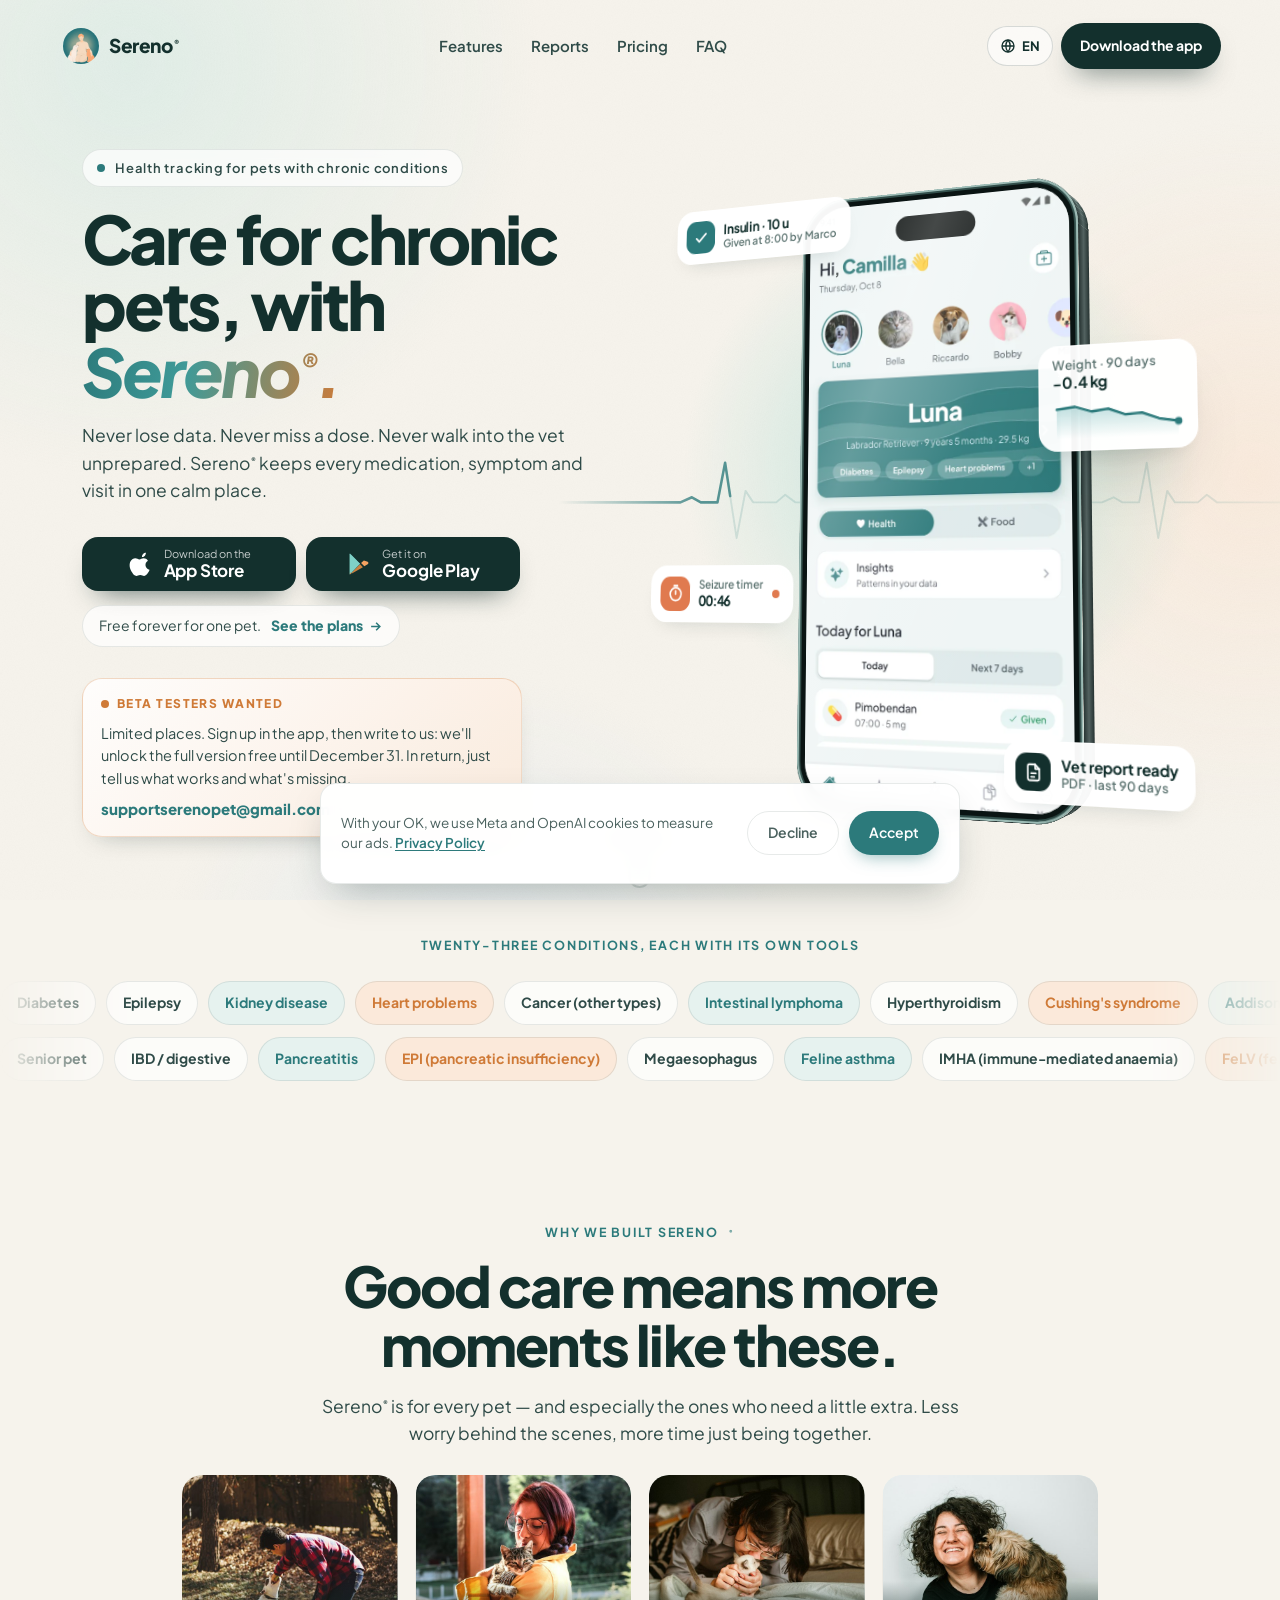
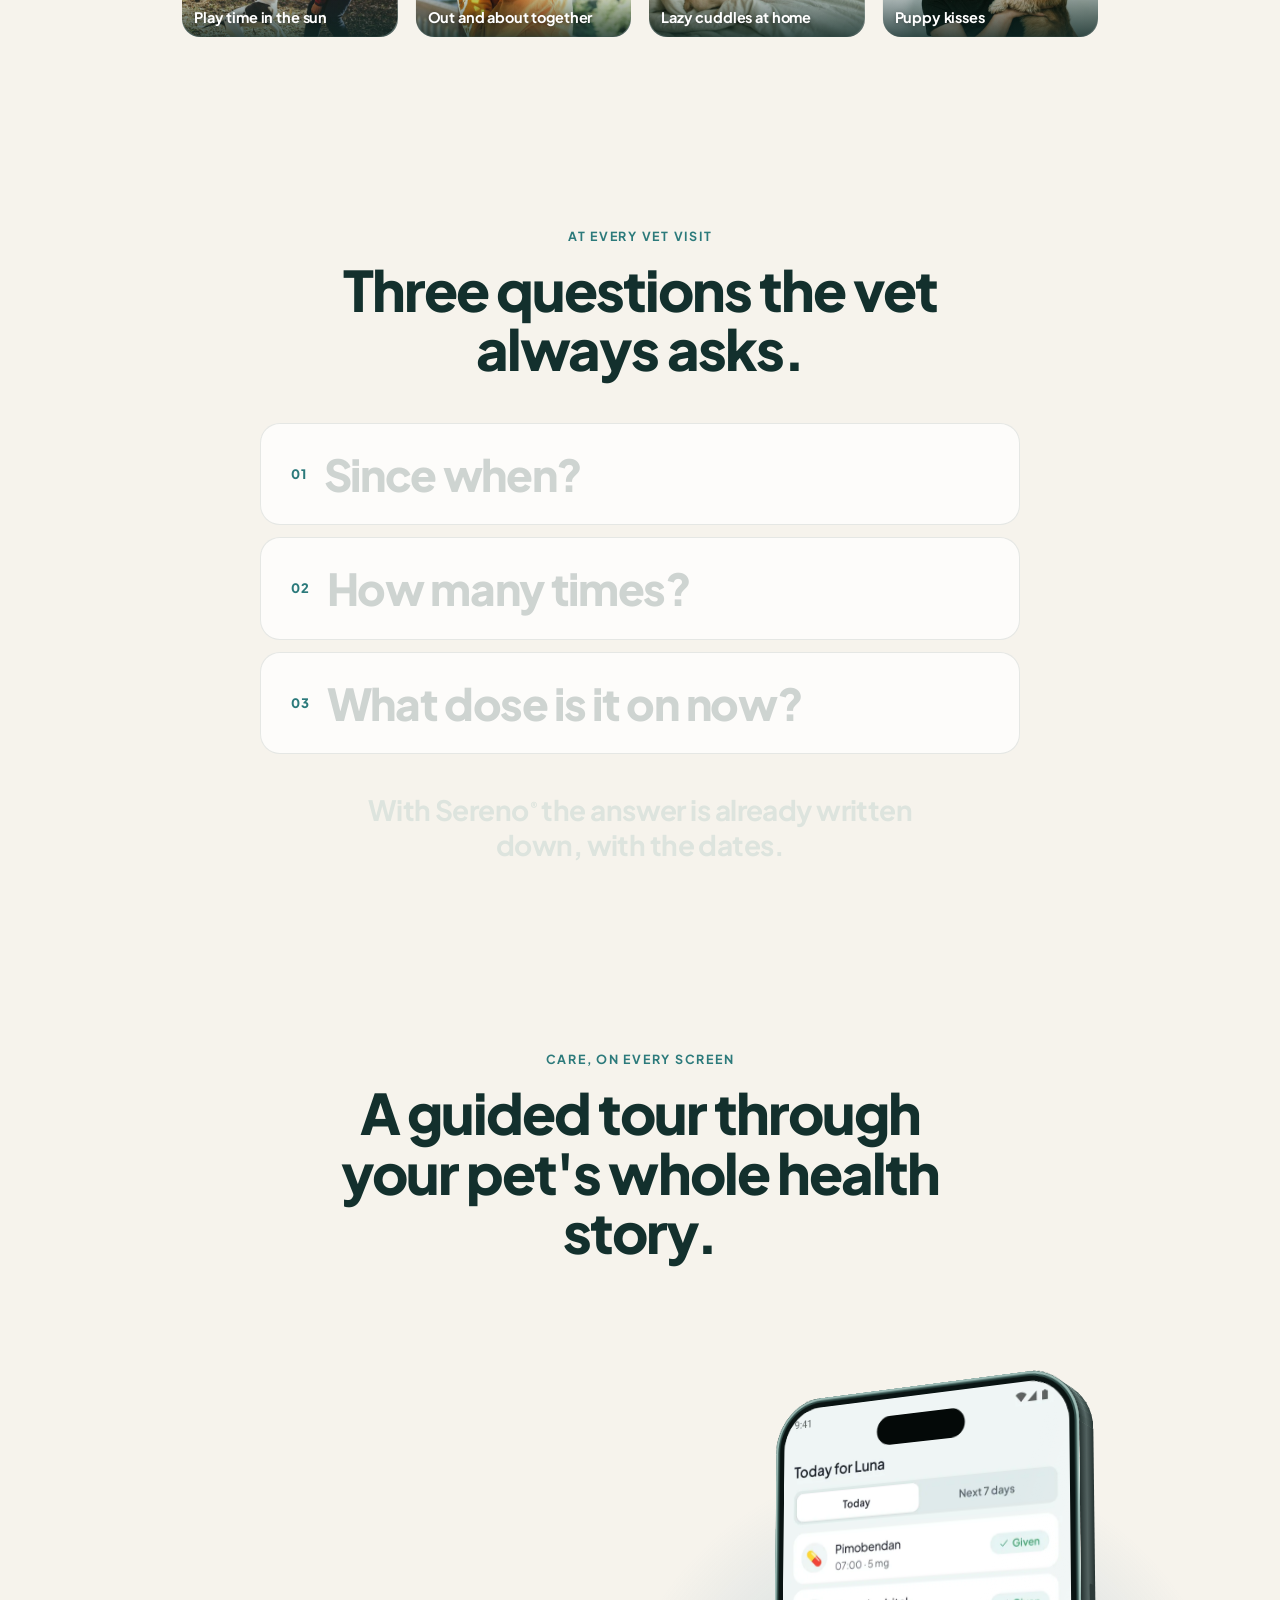
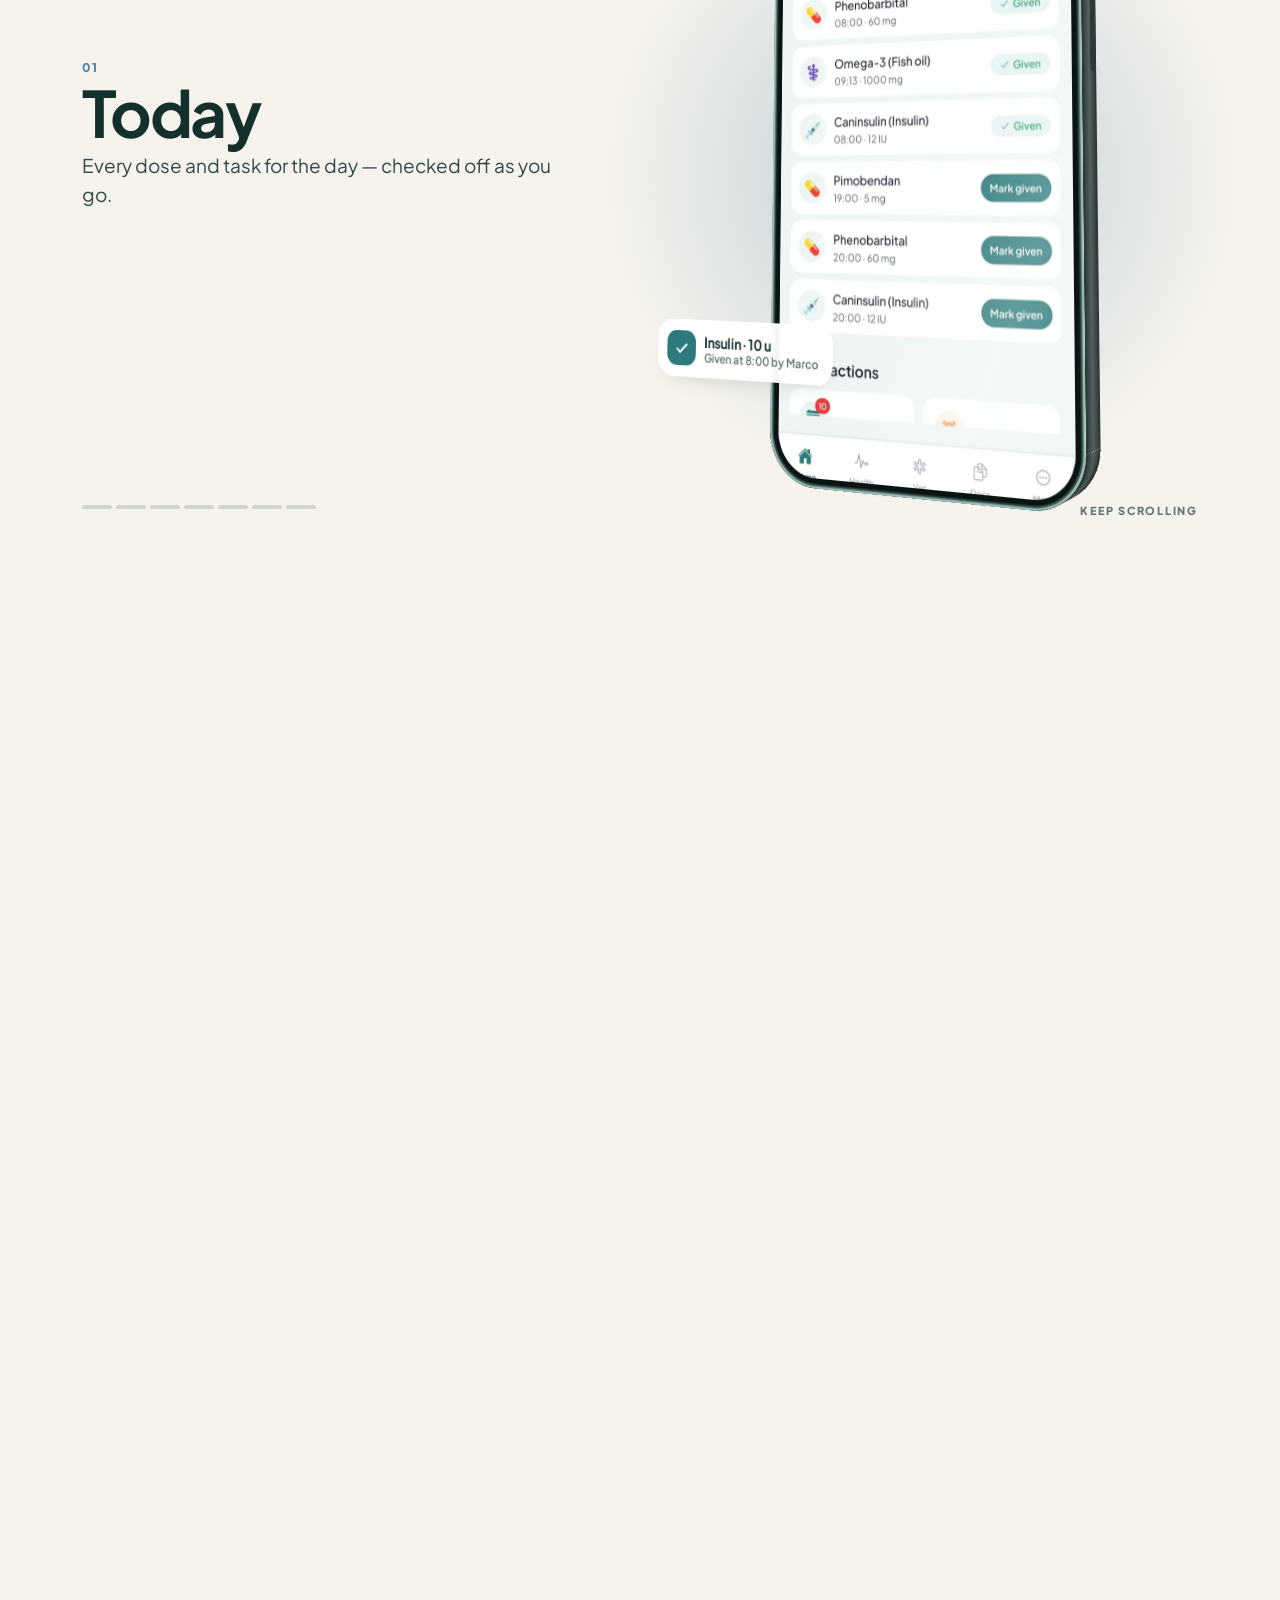
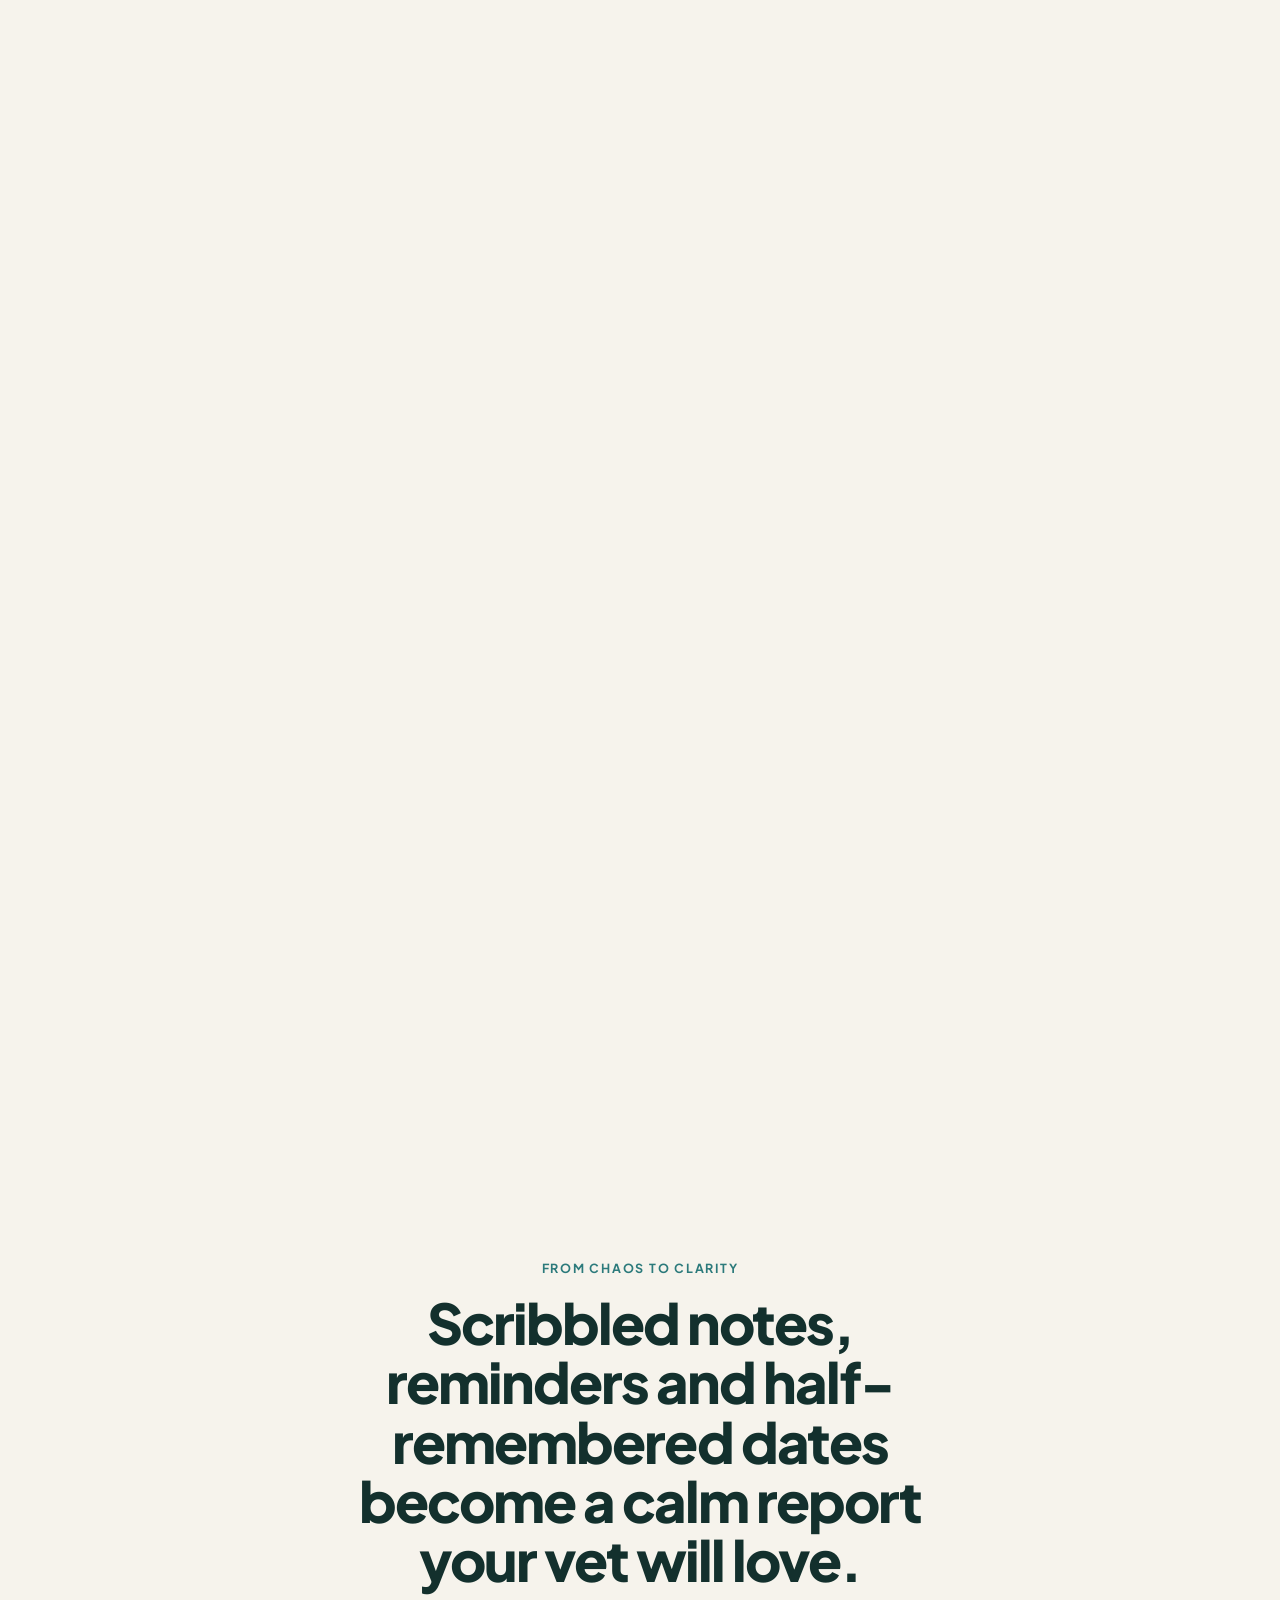
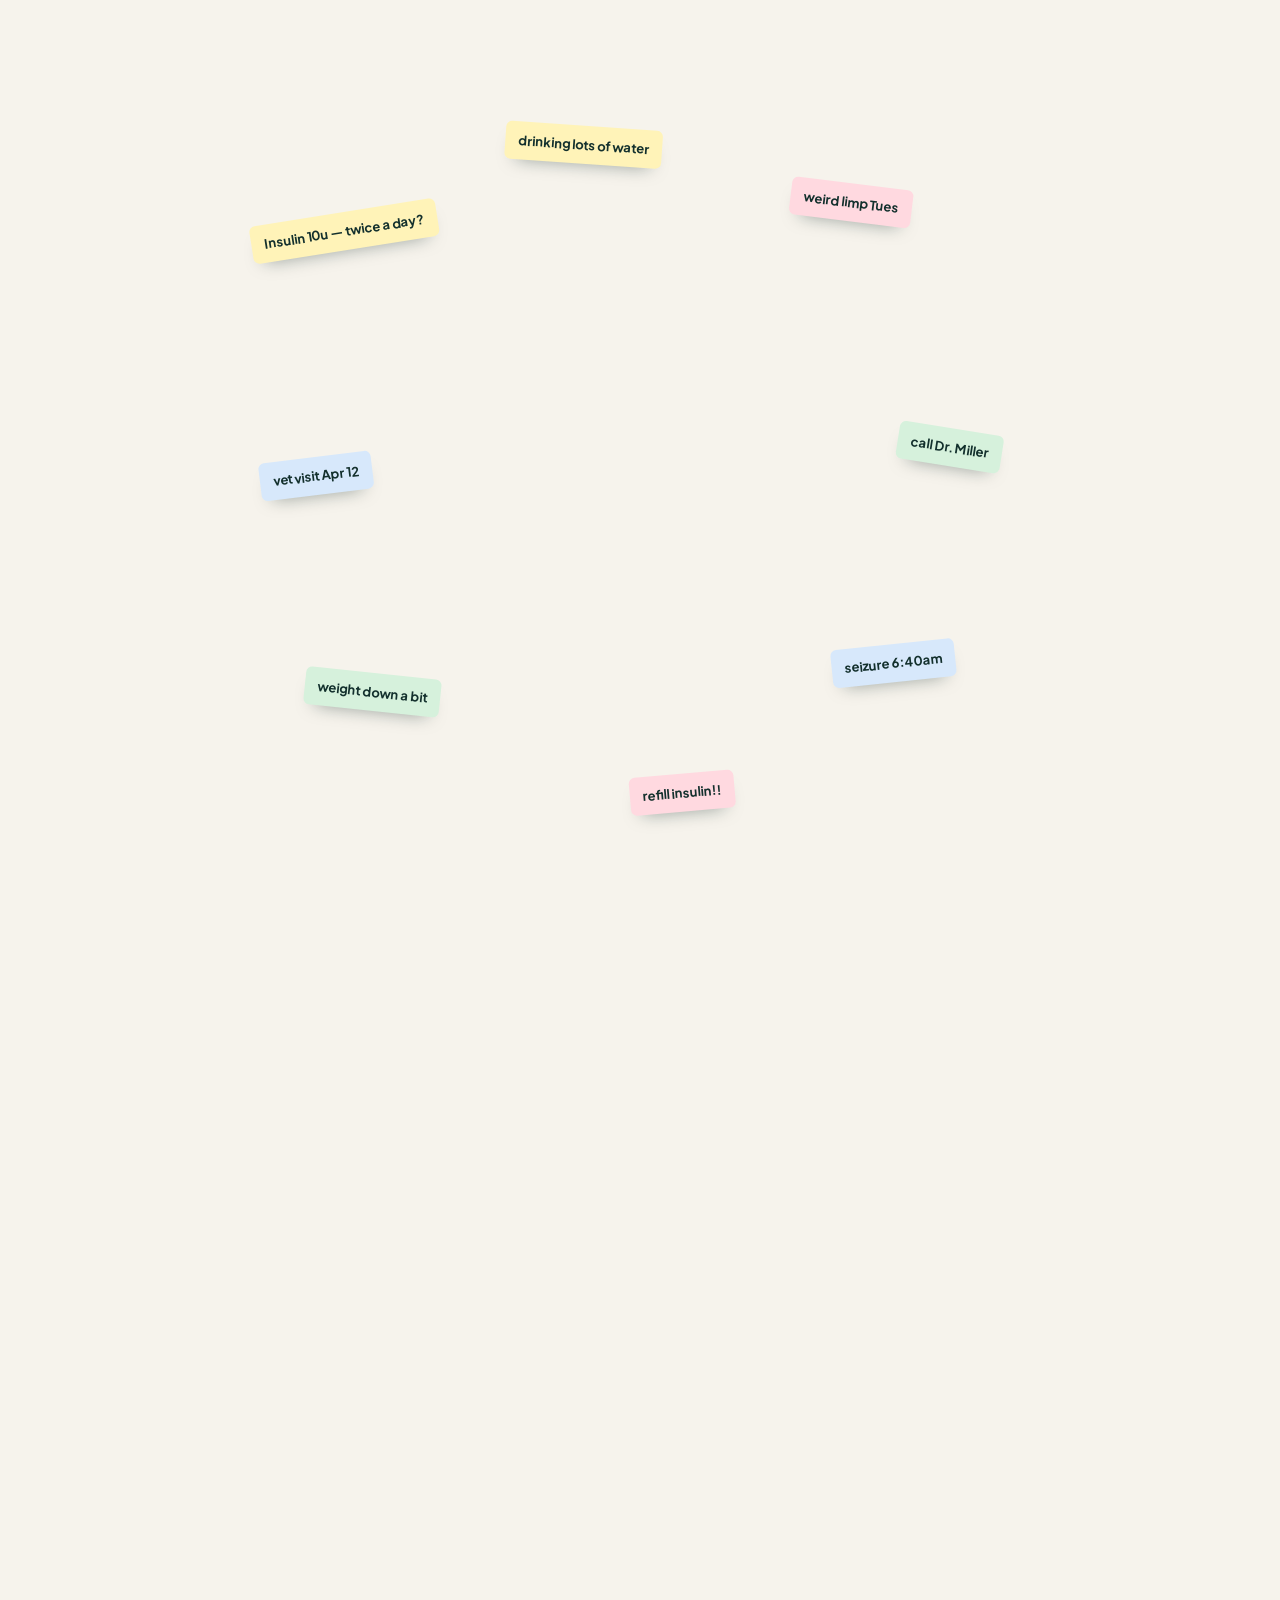
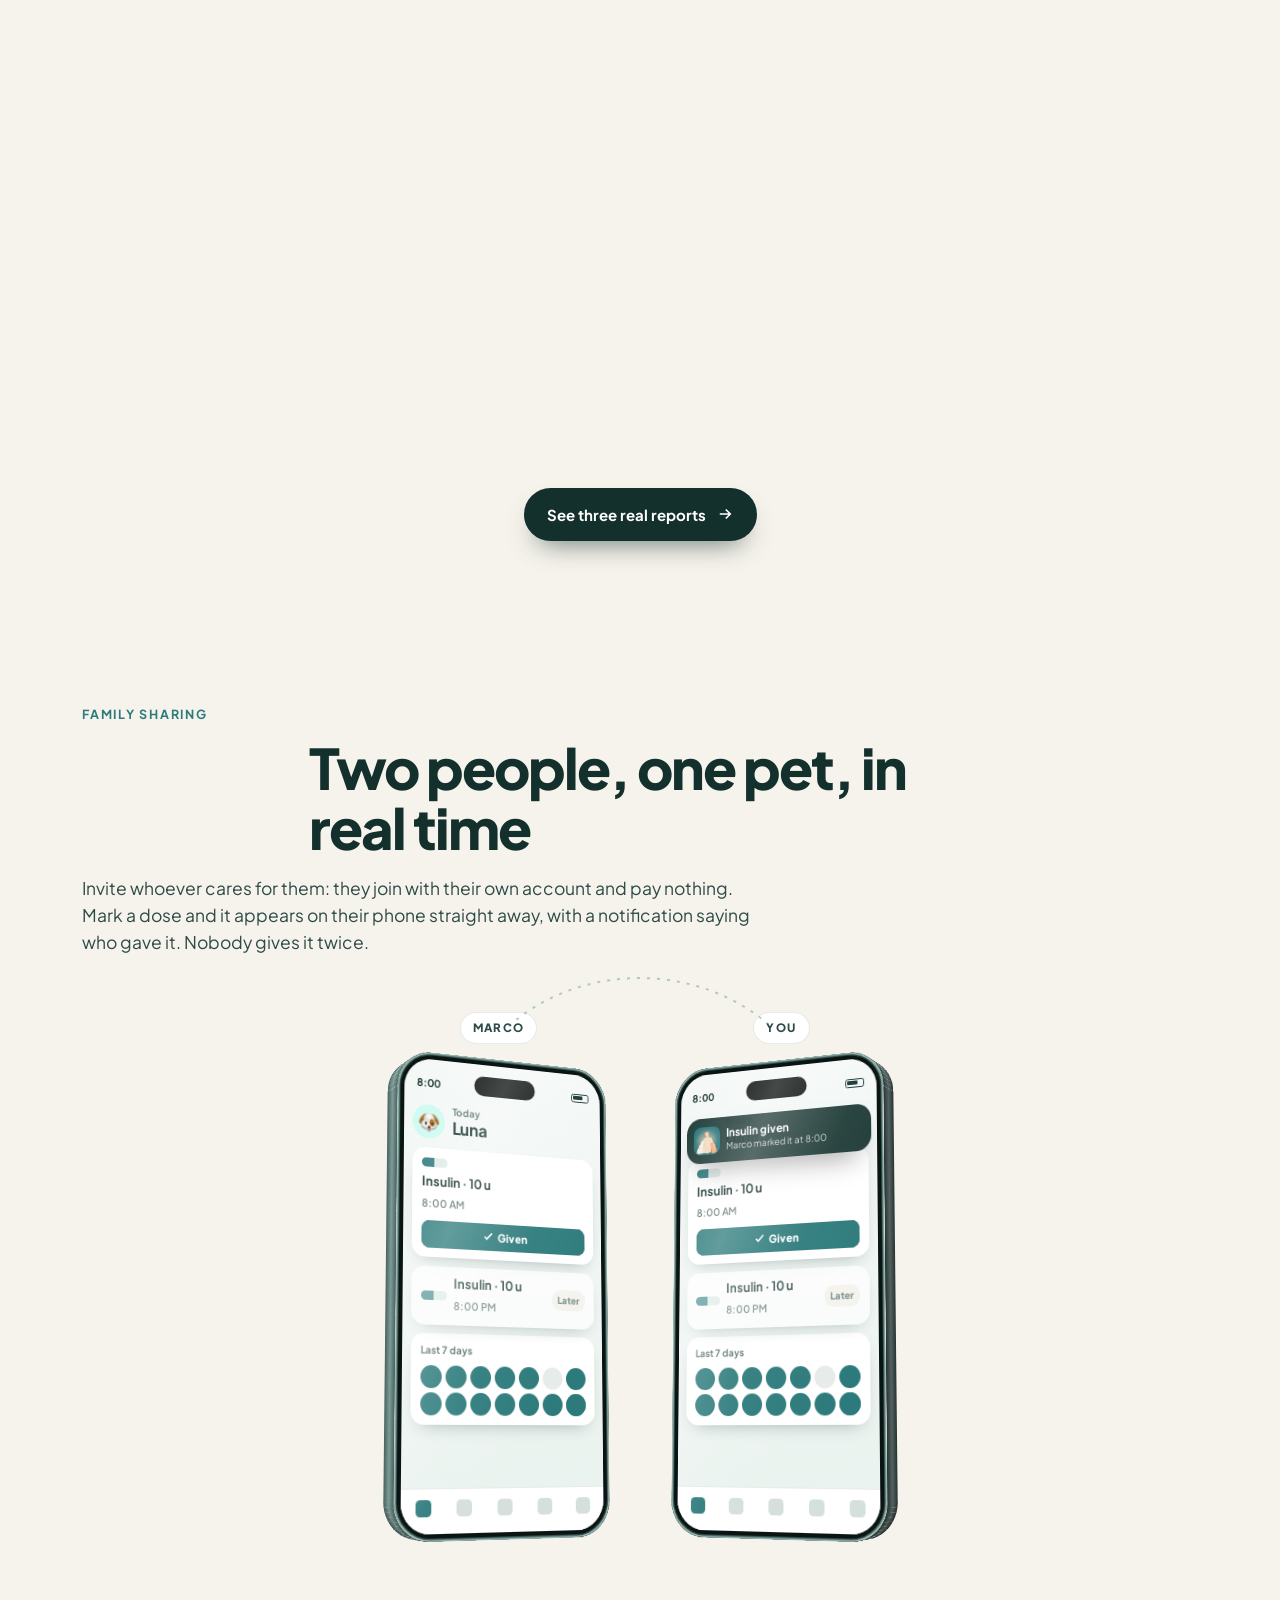
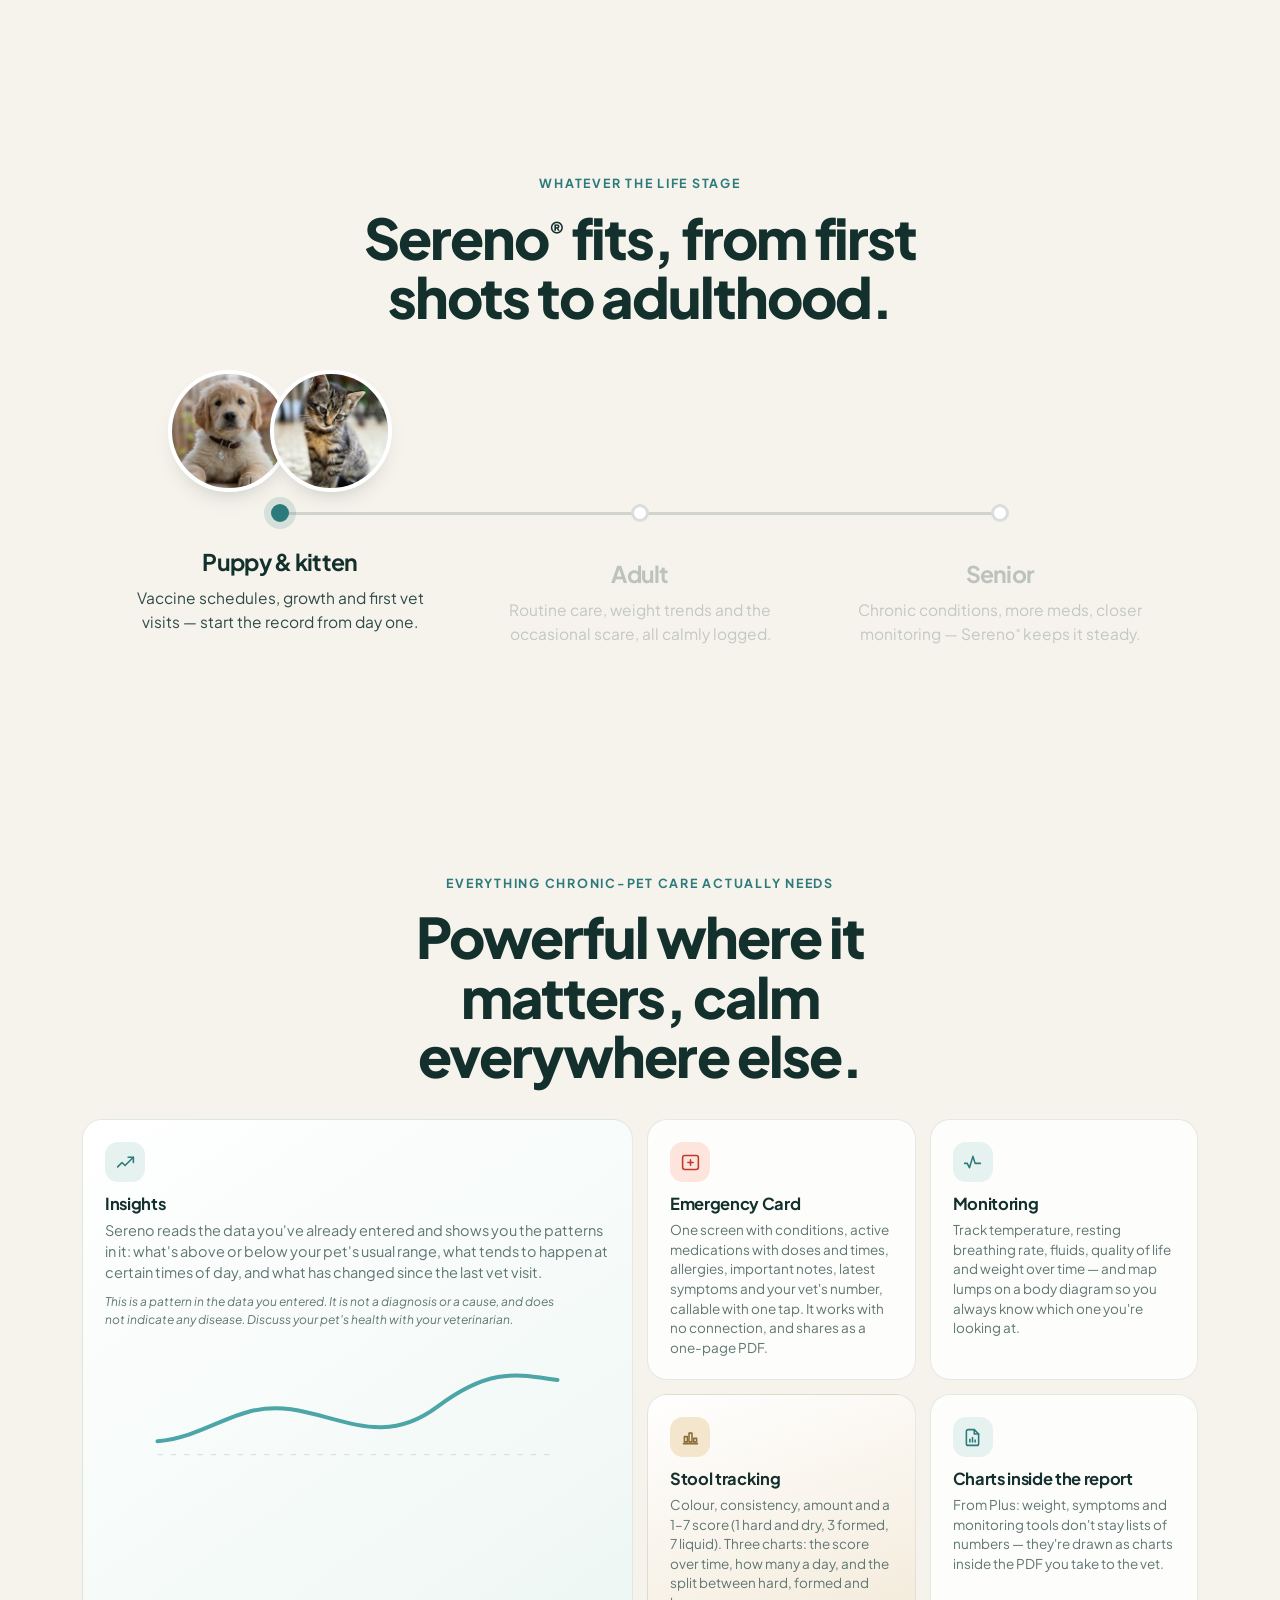
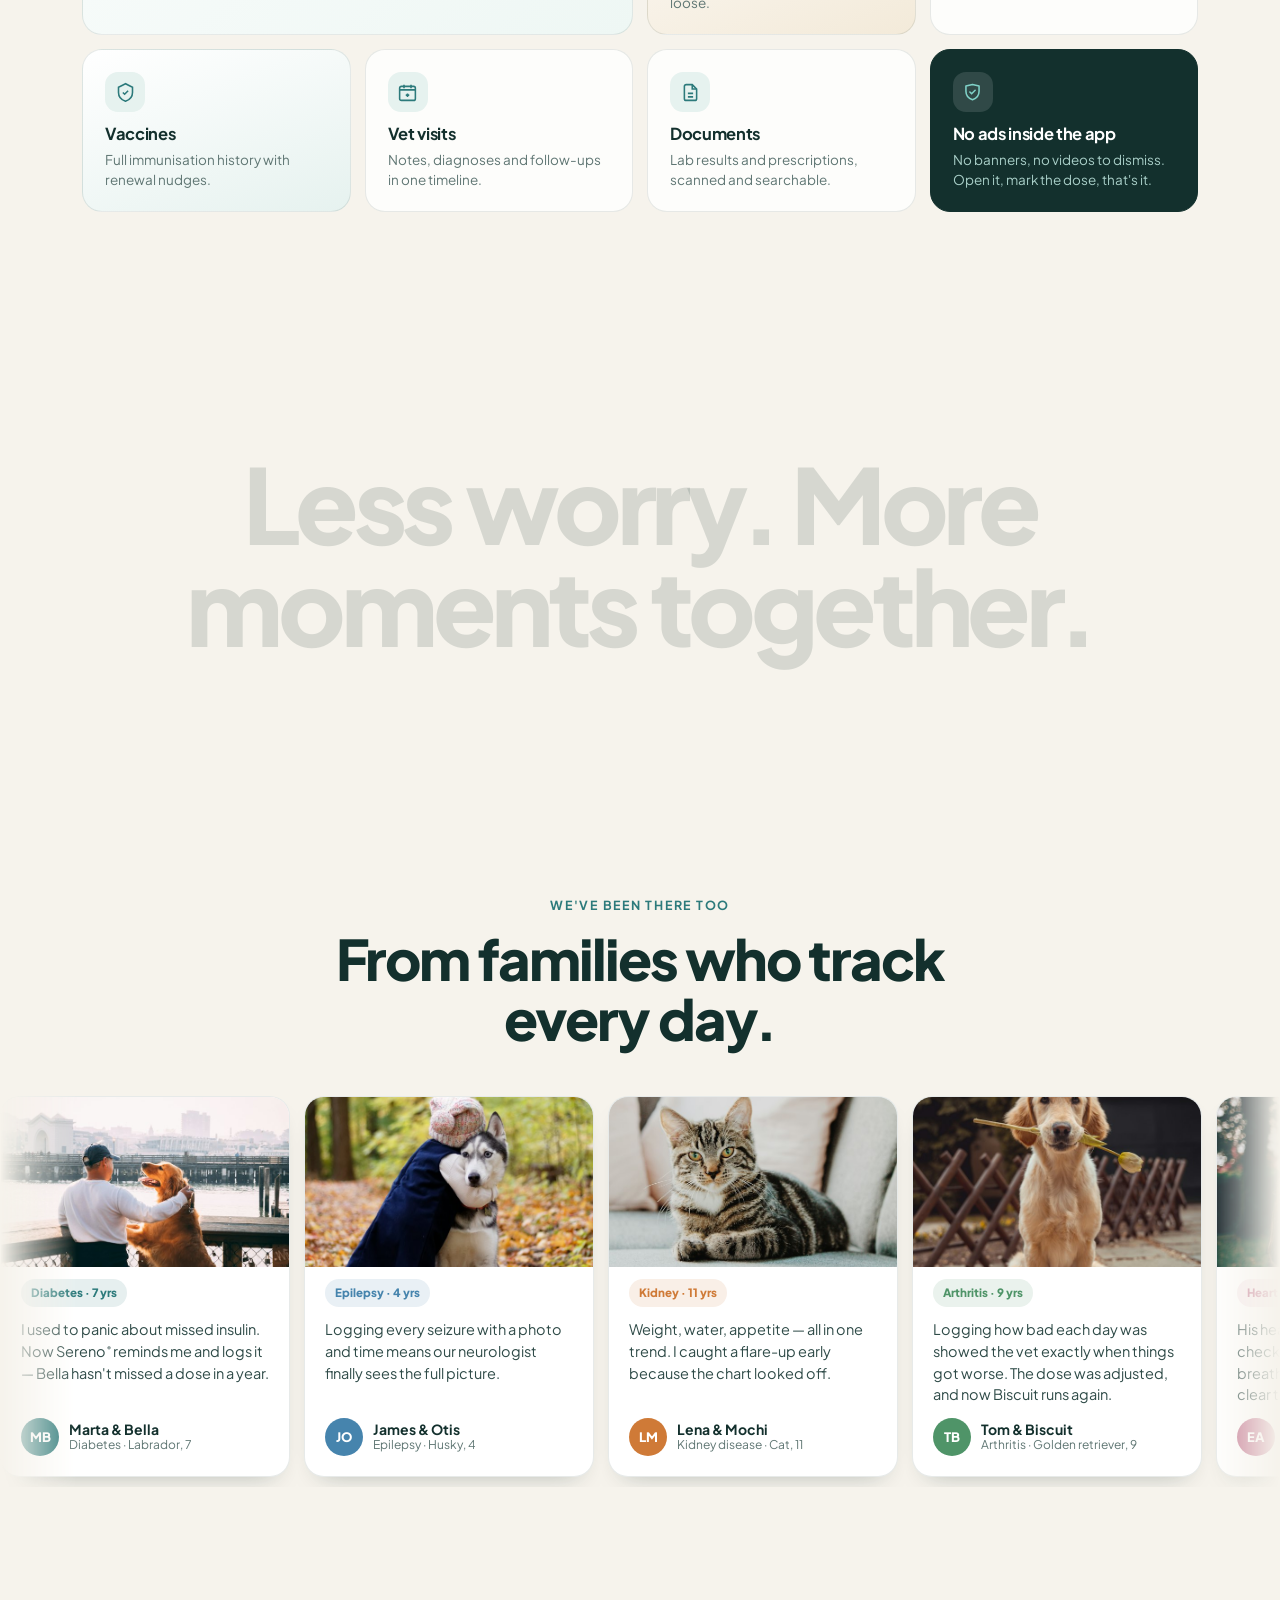
<file: index.html>
<!DOCTYPE html>
<html lang="en">
<head>
<meta charset="UTF-8">
<meta name="viewport" content="width=device-width, initial-scale=1, viewport-fit=cover">
<title>Sereno — Calm, confident care for chronic pets</title>
<meta name="description" content="Sereno keeps every medication, symptom and vet visit for your pet in one calm place. Built for chronic conditions, great for any pet.">
<meta name="theme-color" content="#f6f3ec">
<link rel="icon" href="assets/logo-192.png">
<link rel="stylesheet" href="/css/fonts.css">
<link rel="preload" as="image" href="assets/app_home_v3.webp">
<link rel="stylesheet" href="css/v3.css?v=44">
<script>document.documentElement.classList.add('js');</script>
</head>
<body>

<!-- ===== Ambient background ===== -->
<div class="aurora" aria-hidden="true"><i></i><i></i><i></i></div>
<div class="grain" aria-hidden="true"></div>
<div class="progress" aria-hidden="true"><i id="progressBar"></i></div>

<!-- ===== NAV ===== -->
<header class="nav" id="nav">
  <div class="nav-inner">
    <a class="brand" href="#top" aria-label="Sereno">
      <img src="assets/logo-192.png" alt="" width="36" height="36">
      <span>Sereno<sup class="tm">®</sup></span>
    </a>
    <nav class="nav-links">
      <a href="#features" data-i18n="nav.features">Features</a>
      <a href="/referti" data-i18n="nav.reports">Reports</a>
      <a href="#pricing" data-i18n="nav.pricing">Pricing</a>
      <a href="#faq" data-i18n="nav.faq">FAQ</a>
    </nav>
    <div class="nav-right">
      <div class="lang">
        <button class="lang-btn" aria-label="Language" type="button">
          <svg viewBox="0 0 24 24" fill="none" stroke="currentColor" stroke-width="2"><circle cx="12" cy="12" r="9"/><path d="M3 12h18M12 3a14 14 0 0 1 0 18M12 3a14 14 0 0 0 0 18"/></svg>
          <span id="langCurrent">EN</span>
        </button>
        <div class="lang-menu">
          <button type="button" data-lang="en"><span class="flag">🇬🇧</span> English</button>
          <button type="button" data-lang="it"><span class="flag">🇮🇹</span> Italiano</button>
          <button type="button" data-lang="es"><span class="flag">🇪🇸</span> Español</button>
        </div>
      </div>
      <a class="btn btn-dark nav-cta" href="#download" data-i18n="nav.download">Download the app</a>
      <button class="nav-burger" id="navBurger" aria-label="Menu" type="button"><span></span><span></span></button>
    </div>
  </div>
  <div class="nav-mobile" id="navMobile">
    <a href="#features" data-i18n="nav.features">Features</a>
    <a href="/referti" data-i18n="nav.reports">Reports</a>
    <a href="#pricing" data-i18n="nav.pricing">Pricing</a>
    <a href="#faq" data-i18n="nav.faq">FAQ</a>
    <div class="nav-mobile-langs">
      <button type="button" data-lang="en"><span class="flag">🇬🇧</span> EN</button>
      <button type="button" data-lang="it"><span class="flag">🇮🇹</span> IT</button>
      <button type="button" data-lang="es"><span class="flag">🇪🇸</span> ES</button>
    </div>
  </div>
</header>

<main id="top">

<!-- ===== 1. HERO ===== -->
<section class="hero">
  <div class="wrap hero-grid">
    <div class="hero-copy">
      <span class="eyebrow eyebrow-pill"><i class="dot"></i><span data-i18n="hero.eyebrow">Health tracking for pets with chronic conditions</span></span>
      <h1 id="heroTitle" class="hero-title">Care for chronic pets, with Sereno®.</h1>
      <p class="hero-sub" data-i18n="hero.sub">Never lose data. Never miss a dose. Never walk into the vet unprepared. Sereno® keeps every medication, symptom and visit in one calm place.</p>
    </div>

    <div class="hero-visual" id="heroVisual">
      <div class="halo" aria-hidden="true"></div>
      <div class="rings" aria-hidden="true"><i></i><i></i><i></i></div>
      <svg class="ecg" viewBox="0 0 1200 160" aria-hidden="true"><path class="ecg-base" d="M0 90 H190 l18 -8 l14 8 h26 l12 -62 l18 118 l14 -74 l12 18 h36 l14 -12 l16 12 H850 l18 -8 l14 8 h26 l12 -62 l18 118 l14 -74 l12 18 h36 l14 -12 l16 12 H1200"/><path class="ecg-run" pathLength="1" d="M0 90 H190 l18 -8 l14 8 h26 l12 -62 l18 118 l14 -74 l12 18 h36 l14 -12 l16 12 H850 l18 -8 l14 8 h26 l12 -62 l18 118 l14 -74 l12 18 h36 l14 -12 l16 12 H1200"/></svg>
      <div class="scene">
        <div class="spin" id="heroSpin">
          <div class="tilt" id="heroTilt">
            <div class="float">
              <div class="p3 p3--hero" data-src="assets/app_home_v3.webp" data-alt="Sereno — home screen with Luna, Bella, Riccardo and Bobby" data-eager></div>
            </div>
            <!-- live cards, in front of the phone in 3D -->
            <div class="orb orb--dose" aria-hidden="true"><div class="live">
              <span class="live-ic ic-teal"><svg viewBox="0 0 24 24" fill="none" stroke="currentColor" stroke-width="2.4" stroke-linecap="round" stroke-linejoin="round"><path class="draw" d="M5 12.5l4.2 4.2L19 7"/></svg></span>
              <span class="live-txt"><b data-i18n="v2.live.dose.t">Insulin · 10 u</b><small data-i18n="v2.live.dose.s">Given at 8:00 by Marco</small></span>
            </div></div>
            <div class="orb orb--weight" aria-hidden="true"><div class="live live--weight">
              <span class="live-txt"><small data-i18n="v2.live.weight.t">Weight · 90 days</small><b data-i18n="v2.live.weight.s">−0.4 kg</b></span>
              <svg class="spark" viewBox="0 0 120 40" fill="none"><defs><linearGradient id="sg" x1="0" y1="0" x2="0" y2="1"><stop offset="0" stop-color="#4ca5a6" stop-opacity=".35"/><stop offset="1" stop-color="#4ca5a6" stop-opacity="0"/></linearGradient></defs><path d="M2 12 L20 10 L36 15 L52 13 L68 19 L84 18 L100 24 L118 27 L118 40 L2 40Z" fill="url(#sg)"/><path class="spark-line" d="M2 12 L20 10 L36 15 L52 13 L68 19 L84 18 L100 24 L118 27" stroke="#2c7a7b" stroke-width="2.4" stroke-linecap="round" stroke-linejoin="round"/><circle class="spark-dot" cx="118" cy="27" r="3.4" fill="#2c7a7b"/></svg>
            </div></div>
            <div class="orb orb--timer" aria-hidden="true"><div class="live">
              <span class="live-ic ic-coral"><svg viewBox="0 0 24 24" fill="none" stroke="currentColor" stroke-width="2.2" stroke-linecap="round"><circle cx="12" cy="13" r="8"/><path d="M12 13V9M9.5 2.5h5"/></svg></span>
              <span class="live-txt"><small data-i18n="v2.live.timer.t">Seizure timer</small><b class="mono" id="liveTimer">00:42</b></span>
              <span class="rec"></span>
            </div></div>
            <div class="orb orb--report" aria-hidden="true"><div class="live">
              <span class="live-ic ic-ink"><svg viewBox="0 0 24 24" fill="none" stroke="currentColor" stroke-width="2" stroke-linecap="round" stroke-linejoin="round"><path d="M14 3H7a2 2 0 0 0-2 2v14a2 2 0 0 0 2 2h10a2 2 0 0 0 2-2V8Z"/><path d="M14 3v5h5M9 13h6M9 17h4"/></svg></span>
              <span class="live-txt"><b data-i18n="v2.live.report.t">Vet report ready</b><small data-i18n="v2.live.report.s">PDF · last 90 days</small></span>
            </div></div>
          </div>
        </div>
        <div class="floor" aria-hidden="true"></div>
      </div>
    </div>

    <div class="hero-cta">
      <div class="stores" id="download">
        <a class="store" href="https://apps.apple.com/app/sereno-pet-health-tracker/id6776119195" target="_blank" rel="noopener">
          <svg viewBox="0 0 24 24" fill="currentColor"><path d="M16.5 1.6c.1 1-.3 2-.9 2.7-.7.8-1.7 1.4-2.7 1.3-.1-1 .3-2 1-2.8.6-.7 1.7-1.2 2.6-1.2zM20 17.2c-.5 1.2-.8 1.7-1.4 2.7-.9 1.4-2.2 3.1-3.7 3.1-1.4 0-1.7-.9-3.6-.9s-2.3.9-3.6.9c-1.6 0-2.8-1.5-3.7-2.9C1.4 16.6.8 11.9 2.4 9.4c1-1.6 2.7-2.6 4.3-2.6 1.6 0 2.6 1 3.9 1 1.3 0 2-1 3.9-1 1.4 0 2.9.8 3.9 2.1-3.4 1.9-2.9 6.8 1.2 8.3z"/></svg>
          <span><small data-i18n="hero.app">Download on the</small><b>App Store</b></span>
        </a>
        <a class="store" href="https://play.google.com/store/apps/details?id=com.ivansalgarello.sereno" target="_blank" rel="noopener">
          <svg viewBox="0 0 24 24"><path fill="#4ca5a6" d="M3.6 2.3 13 11.7l-2.6 2.6z"/><path fill="#f4a261" d="M16.5 8.8 13.9 11l3 3 3.1-1.8c.9-.5.9-1.8 0-2.3z"/><path fill="#7fd1c7" d="M3.6 2.3c-.2.2-.3.5-.3.9v17.6c0 .4.1.7.3.9L13 11.7z"/><path fill="#e08c43" d="m3.6 21.7 9.4-9.4 2.6 2.6-9.4 5.4c-.9.5-1.9.2-2.6-.6z" opacity=".9"/></svg>
          <span><small data-i18n="hero.play">Get it on</small><b>Google Play</b></span>
        </a>
      </div>
      <a class="plans-link" href="#pricing"><span data-i18n="price.title">Free forever for one pet.</span><b><span data-i18n="v3.plans">See the plans</span><svg viewBox="0 0 24 24" fill="none" stroke="currentColor" stroke-width="2.4"><path d="M5 12h14M13 6l6 6-6 6"/></svg></b></a>
    </div>

    <a class="tester" href="/beta">
      <span class="tester-badge"><i class="pulse"></i><span data-i18n="tester.badge">Beta testers wanted</span></span>
      <span class="tester-text" data-i18n="tester.text">Limited places. Sign up in the app, then write to us: we'll unlock the full version free until December 31. In return, just tell us what works and what's missing.</span>
      <span class="tester-mail">supportserenopet@gmail.com <svg viewBox="0 0 24 24" fill="none" stroke="currentColor" stroke-width="2.2"><path d="M5 12h14M13 6l6 6-6 6"/></svg></span>
    </a>
  </div>
  <a class="scroll-cue" href="#questions" aria-label="Scroll"><span data-i18n="v2.scroll">Scroll</span><i></i></a>
</section>

<!-- ===== 2. CONDITIONS MARQUEE ===== -->
<div class="cond-head wrap"><span class="eyebrow center reveal" data-i18n="v2.cond.eyebrow">Twenty-three conditions, each with its own tools</span></div>
<div class="marquee" aria-hidden="true">
  <div class="marquee-row" id="marqueeA"></div>
  <div class="marquee-row rev" id="marqueeB"></div>
</div>

<!-- ===== JOY: photos that slide sideways as you scroll ===== -->
<section class="section joy" id="joy">
  <div class="wrap joy-head">
    <span class="eyebrow center reveal" data-i18n="joy.eyebrow">Why we built Sereno</span>
    <h2 class="section-title center reveal" data-i18n="joy.title">Good care means more moments like these.</h2>
    <p class="lede center reveal" data-i18n="joy.sub">Sereno is for every pet — and especially the ones who need a little extra.</p>
  </div>
  <div class="joy-row" id="joyRow">
    <figure class="joy-card" style="--i:0"><div class="joy-ph"><img loading="lazy" src="assets/photos/photo-1518963794447-3967204b300e-720.jpg" alt="Man playing happily with his dog outdoors" width="720" height="900"></div><figcaption data-i18n="joy.cap1">Play time in the sun</figcaption></figure>
    <figure class="joy-card" style="--i:1"><div class="joy-ph"><img loading="lazy" src="assets/photos/photo-1493101561740-e745892775b2-720.jpg" alt="Woman carrying her cat outdoors" width="720" height="900"></div><figcaption data-i18n="joy.cap2">Out and about together</figcaption></figure>
    <figure class="joy-card" style="--i:2"><div class="joy-ph"><img loading="lazy" src="assets/photos/photo-1622050163093-687b7859d499-720.jpg" alt="Woman gently playing with her cat at home" width="720" height="900"></div><figcaption data-i18n="joy.cap3">Lazy cuddles at home</figcaption></figure>
    <figure class="joy-card" style="--i:3"><div class="joy-ph"><img loading="lazy" src="assets/photos/photo-1579119134757-5c38803f34fc-720.jpg" alt="Happy dog giving its owner a kiss" width="720" height="900"></div><figcaption data-i18n="joy.cap4">Puppy kisses</figcaption></figure>
  </div>
</section>

<!-- ===== 3. THE THREE QUESTIONS ===== -->
<section class="section questions" id="questions">
  <div class="wrap">
    <span class="eyebrow center reveal" data-i18n="v2.q.eyebrow">At every vet visit</span>
    <h2 class="section-title center reveal" data-i18n="v2.q.title">Three questions the vet always asks.</h2>
    <div class="qs">
      <p class="q scrub"><span class="q-n">01</span><span data-i18n="v2.q1">Since when?</span><i class="q-ck"></i></p>
      <p class="q scrub"><span class="q-n">02</span><span data-i18n="v2.q2">How many times?</span><i class="q-ck"></i></p>
      <p class="q scrub"><span class="q-n">03</span><span data-i18n="v2.q3">What dose is it on now?</span><i class="q-ck"></i></p>
    </div>
    <p class="q-answer scrub" data-i18n="v2.q.answer">With Sereno® the answer is already written down, with the dates.</p>
  </div>
</section>

<!-- ===== 4. THE APP, SCREEN BY SCREEN (sticky, scroll-driven) ===== -->
<section class="scr-sec" id="features">
  <div class="wrap story-head">
    <span class="eyebrow center reveal" data-i18n="demo.eyebrow">Care, on every screen</span>
    <h2 class="section-title center reveal" data-i18n="demo.title">A guided tour through your pet's whole health story.</h2>
  </div>
  <div class="story-track" id="storyTrack">
    <div class="story-stage" id="storyStage">
      <div class="story-glow" aria-hidden="true"></div>
      <div class="story-copy">
        <article class="sstep" style="--c:#4684ad"><span class="sstep-n">01</span><h3 data-i18n="demo.s1t">Today</h3><p data-i18n="demo.s1d">Every dose and task for the day.</p></article>
        <article class="sstep" style="--c:#2c7a7b"><span class="sstep-n">02</span><h3 data-i18n="demo.s2t">Medications</h3><p data-i18n="demo.s2d">Doses, schedules and refill reminders.</p></article>
        <article class="sstep" style="--c:#cf7a37"><span class="sstep-n">03</span><h3 data-i18n="demo.s3t">Symptoms</h3><p data-i18n="demo.s3d">Log a flare-up with a note, a photo and a time.</p></article>
        <article class="sstep" style="--c:#3f8fb0"><span class="sstep-n">04</span><h3 data-i18n="v3.s6t">Glucose curve</h3><p data-i18n="v3.s6d">Every reading on one chart: the daily average and the day's range, over 90 days.</p></article>
        <article class="sstep" style="--c:#e07a4f"><span class="sstep-n">05</span><h3 data-i18n="v3.s7t">Seizure timer</h3><p data-i18n="v3.s7d">Start it when the seizure begins, stop it when it ends: the duration is saved with the date.</p></article>
        <article class="sstep" style="--c:#4f9468"><span class="sstep-n">06</span><h3 data-i18n="demo.s4t">Health report</h3><p data-i18n="demo.s4d">One tap turns months of tracking into a report.</p></article>
        <article class="sstep" style="--c:#c16f8c"><span class="sstep-n">07</span><h3 data-i18n="demo.s5t">Food &amp; water</h3><p data-i18n="demo.s5d">Log every meal, treat and sip.</p></article>
      </div>
      <div class="story-visual">
        <div class="scene">
          <div class="tilt" id="storyTilt">
            <div class="spin" id="storySpin"><div class="p3 p3--story" id="storyPhone">
              <img class="scr" src="assets/scr_today.webp" alt="Sereno — Today" width="640" height="1414">
              <img class="scr" loading="lazy" src="assets/scr_meds.webp" alt="Sereno — Medications" width="640" height="1414">
              <img class="scr" loading="lazy" src="assets/scr_symptoms.webp" alt="Sereno — Add a symptom" width="640" height="1414">
              <img class="scr" loading="lazy" src="assets/scr_glucose.webp" alt="Sereno — Glucose trend over 90 days" width="640" height="1414">
              <img class="scr" loading="lazy" src="assets/scr_seizure.webp" alt="Sereno — Seizure timer" width="640" height="1414">
              <img class="scr" loading="lazy" src="assets/scr_report.webp" alt="Sereno — Generate a vet report" width="640" height="1414">
              <img class="scr" loading="lazy" src="assets/scr_food.webp" alt="Sereno — Food & water" width="640" height="1414">
            </div></div>
            <div class="orb orb--s" aria-hidden="true">
              <div class="live scard"><span class="live-ic ic-teal"><svg viewBox="0 0 24 24" fill="none" stroke="currentColor" stroke-width="2.4" stroke-linecap="round" stroke-linejoin="round"><path d="M5 12.5l4.2 4.2L19 7"/></svg></span><span class="live-txt"><b data-i18n="v2.live.dose.t">Insulin · 10 u</b><small data-i18n="v2.live.dose.s">Given at 8:00 by Marco</small></span></div>
              <div class="live scard"><span class="live-ic ic-teal"><svg viewBox="0 0 24 24" fill="none" stroke="currentColor" stroke-width="2" stroke-linecap="round" stroke-linejoin="round"><path d="M10.5 20.5 3.5 13.5a5 5 0 0 1 7-7l7 7a5 5 0 0 1-7 7z"/><path d="m8.5 8.5 7 7"/></svg></span><span class="live-txt"><b data-i18n="v3.ref.t">Sereno refill</b><small data-i18n="v3.ref.s">Insulin · 2 doses remaining</small></span></div>
              <div class="live scard"><span class="live-ic ic-blue"><svg viewBox="0 0 24 24" fill="none" stroke="currentColor" stroke-width="2" stroke-linecap="round" stroke-linejoin="round"><path d="M12 3s6 6.6 6 11a6 6 0 0 1-12 0c0-4.4 6-11 6-11z"/></svg></span><span class="live-txt"><b data-i18n="v3.sym.t">Excessive thirst</b><small data-i18n="v3.sym.s">Mild · 9:14 AM</small></span></div>
              <div class="live scard scard--glu"><span class="live-txt"><small data-i18n="v3.glu.t">Glucose · 90 days</small><b data-i18n="v3.glu.s">Average 122 mg/dL</b></span><svg class="spark" viewBox="0 0 120 40" fill="none"><path d="M2 14 L14 16 L26 18 L38 17 L50 21 L58 12 L66 22 L78 24 L90 23 L98 14 L106 25 L118 27" stroke="#3f8fb0" stroke-width="2.4" stroke-linecap="round" stroke-linejoin="round"/></svg></div>
              <div class="live scard"><span class="live-ic ic-coral"><svg viewBox="0 0 24 24" fill="none" stroke="currentColor" stroke-width="2.2" stroke-linecap="round"><circle cx="12" cy="13" r="8"/><path d="M12 13V9M9.5 2.5h5"/></svg></span><span class="live-txt"><small data-i18n="v2.live.timer.t">Seizure timer</small><b class="mono story-timer">01:18</b></span><span class="rec"></span></div>
              <div class="live scard"><span class="live-ic ic-ink"><svg viewBox="0 0 24 24" fill="none" stroke="currentColor" stroke-width="2" stroke-linecap="round" stroke-linejoin="round"><path d="M14 3H7a2 2 0 0 0-2 2v14a2 2 0 0 0 2 2h10a2 2 0 0 0 2-2V8Z"/><path d="M14 3v5h5M9 13h6M9 17h4"/></svg></span><span class="live-txt"><b data-i18n="v2.live.report.t">Vet report ready</b><small data-i18n="v2.live.report.s">PDF · last 90 days</small></span></div>
              <div class="live scard"><span class="live-ic ic-rose"><svg viewBox="0 0 24 24" fill="none" stroke="currentColor" stroke-width="2" stroke-linecap="round" stroke-linejoin="round"><path d="M18 8h1a4 4 0 0 1 0 8h-1"/><path d="M2 8h16v9a4 4 0 0 1-4 4H6a4 4 0 0 1-4-4V8z"/><path d="M6 1v3M10 1v3M14 1v3"/></svg></span><span class="live-txt"><b data-i18n="v3.meal.t">Meal reminder</b><small data-i18n="v3.meal.s">Time for Luna's meal</small></span></div>
            </div>
          </div>
          <div class="floor" aria-hidden="true"></div>
        </div>
        <button type="button" class="story-arrow prev" aria-label="Previous"><svg viewBox="0 0 24 24" fill="none" stroke="currentColor" stroke-width="2.4" stroke-linecap="round" stroke-linejoin="round"><path d="M15 6l-6 6 6 6"/></svg></button>
        <button type="button" class="story-arrow next" aria-label="Next"><svg viewBox="0 0 24 24" fill="none" stroke="currentColor" stroke-width="2.4" stroke-linecap="round" stroke-linejoin="round"><path d="M9 6l6 6-6 6"/></svg></button>
      </div>
      <div class="story-rail"><button type="button" aria-label="1"></button><button type="button" aria-label="2"></button><button type="button" aria-label="3"></button><button type="button" aria-label="4"></button><button type="button" aria-label="5"></button><button type="button" aria-label="6"></button><button type="button" aria-label="7"></button></div>
      <span class="story-swipe" aria-hidden="true"><svg viewBox="0 0 24 24" fill="none" stroke="currentColor" stroke-width="2.2" stroke-linecap="round" stroke-linejoin="round"><path d="M8 9 4 12l4 3M16 9l4 3-4 3M4 12h16"/></svg><span data-i18n="v3.story.swipe">Swipe sideways</span></span>
      <span class="story-hint" aria-hidden="true" data-i18n="v3.story.scroll">Keep scrolling</span>
    </div>
  </div>
</section>

<!-- ===== 5. CHAOS -> REPORT (scroll-driven) ===== -->
<section class="report" id="report">
  <div class="wrap">
    <span class="eyebrow center reveal" data-i18n="report.eyebrow">From chaos to clarity</span>
    <h2 class="section-title center reveal" data-i18n="report.title">Scribbled notes, reminders and half-remembered dates become a calm report your vet will love.</h2>
  </div>
  <div class="rep-track" id="repTrack">
    <div class="report-stage" id="reportStage">
      <div class="scraps" aria-hidden="true">
        <span class="scrap y" style="--x:-42;--y:-34;--r:-9;--k:0" data-i18n="report.note1">Insulin 10u — twice a day?</span>
        <span class="scrap p" style="--x:30;--y:-38;--r:7;--k:1" data-i18n="report.note2">weird limp Tues</span>
        <span class="scrap g" style="--x:-38;--y:30;--r:6;--k:2" data-i18n="report.note3">weight down a bit</span>
        <span class="scrap b" style="--x:36;--y:26;--r:-6;--k:3" data-i18n="report.note7">seizure 6:40am</span>
        <span class="scrap y" style="--x:-8;--y:-46;--r:4;--k:4" data-i18n="report.note8">drinking lots of water</span>
        <span class="scrap p" style="--x:6;--y:44;--r:-5;--k:5" data-i18n="report.note6">refill insulin!!</span>
        <span class="scrap g" style="--x:44;--y:-4;--r:9;--k:6" data-i18n="report.note10">call Dr. Rossi</span>
        <span class="scrap b" style="--x:-46;--y:0;--r:-7;--k:7" data-i18n="report.note4">vet visit Apr 12</span>
      </div>
      <div class="rc-wrap"><i class="rc-stamp" aria-hidden="true"><svg viewBox="0 0 24 24" fill="none" stroke="currentColor" stroke-width="2.6" stroke-linecap="round" stroke-linejoin="round"><path d="M5 12.5l4.2 4.2L19 7"/></svg></i>
      <div class="report-card">
        <div class="rc-head">
          <div class="t"><svg viewBox="0 0 24 24" fill="none" stroke="currentColor" stroke-width="2"><path d="M9 11l3 3 8-8"/><path d="M20 12v6a2 2 0 0 1-2 2H6a2 2 0 0 1-2-2V6a2 2 0 0 1 2-2h9"/></svg><span data-i18n="report.cardTitle">Health report</span></div>
          <div class="s"><span data-i18n="report.cardSub">Luna · Labrador · 7 yrs</span></div>
          <span class="rc-period" data-i18n="report.cardMeta">last 90 days</span>
        </div>
        <div class="rc-body">
          <div class="rc-group" style="--g:0"><div class="rc-glabel" data-i18n="report.gMeds">Medications</div>
            <div class="rc-line"><span class="l" data-i18n="report.med1l">Insulin 10u</span><span class="v" data-i18n="report.med1v">twice daily</span></div>
            <div class="rc-line"><span class="l" data-i18n="report.med2l">Phenobarbital 60mg</span><span class="v" data-i18n="report.med2v">twice daily</span></div>
          </div>
          <div class="rc-group" style="--g:1"><div class="rc-glabel" data-i18n="report.gAdherence">Adherence</div>
            <div class="rc-line"><span class="l" data-i18n="report.adhl">Doses given</span><span class="v ok" data-i18n="report.adhv">94% (172 / 183)</span></div>
            <div class="rc-bar"><i style="--w:.94"></i></div>
          </div>
          <div class="rc-group" style="--g:2"><div class="rc-glabel" data-i18n="report.gSymptoms">Symptoms</div>
            <div class="rc-line"><span class="l" data-i18n="report.sym1l">Seizures</span><span class="v" data-i18n="report.sym1v">2 this month</span></div>
            <div class="rc-sub" data-i18n="report.sym1note">↓ down from 5</div>
          </div>
          <div class="rc-group" style="--g:3"><div class="rc-glabel" data-i18n="report.gWeight">Weight</div>
            <div class="rc-line"><span class="l" data-i18n="report.wl">Trend · 90 days</span><span class="v" data-i18n="report.wv">−0.4 kg</span></div>
            <svg class="rc-spark" viewBox="0 0 220 34" fill="none"><path class="rc-line-path" pathLength="1" d="M2 10 L30 9 L58 13 L86 12 L114 17 L142 16 L170 21 L218 24" stroke="#2c7a7b" stroke-width="2.2" stroke-linecap="round" stroke-linejoin="round"/></svg>
          </div>
          <div class="rc-group" style="--g:4"><div class="rc-glabel" data-i18n="report.gVisits">Vet visits</div>
            <div class="rc-line"><span class="l" data-i18n="report.vis1l">Last visit</span><span class="v" data-i18n="report.vis1v">Apr 12</span></div>
          </div>
        </div>
      </div>
      </div>
    </div>
  </div>
  <div class="center rep-cta reveal"><a class="btn btn-dark btn-arrow" href="/referti"><span data-i18n="rep.homeLink">See three real reports</span><svg viewBox="0 0 24 24" fill="none" stroke="currentColor" stroke-width="2.2"><path d="M5 12h14M13 6l6 6-6 6"/></svg></a></div>
</section>

<!-- ===== 6. FAMILY SHARING ===== -->
<section class="section family">
  <div class="wrap family-grid">
    <div class="family-copy">
      <span class="eyebrow reveal" data-i18n="v2.fam.eyebrow">Family sharing</span>
      <h2 class="section-title reveal" data-i18n="why3.t">Two people, one pet, in real time</h2>
      <p class="lede reveal" data-i18n="why3.d">Invite whoever cares for them: they join with their own account and pay nothing. Mark a dose and it appears on their phone straight away, with a notification saying who gave it. Nobody gives it twice.</p>
    </div>
    <div class="fam" id="famDemo" aria-hidden="true">
      <svg class="fam-arc" viewBox="0 0 200 60" preserveAspectRatio="none"><path class="fam-arc-base" d="M10 55 C 60 0, 140 0, 190 55"/><path class="fam-arc-dot" pathLength="100" d="M10 55 C 60 0, 140 0, 190 55"/></svg>
      <div class="fam-ph fam-ph--a">
        <span class="fam-who" data-i18n="v2.fam.partner">Marco</span>
        <div class="scene"><div class="tilt"><div class="p3 p3--mini">
          <div class="ui">
            <div class="ui-status"><b>8:00</b><i></i></div>
            <div class="ui-head"><img src="assets/av_luna.png" alt="" width="64" height="64"><span><small data-i18n="v3.fam.today">Today</small><b>Luna</b></span></div>
            <div class="ui-card now"><span class="ui-pill"></span><span class="ui-dose"><b data-i18n="v2.fam.dose">Insulin · 10 u</b><small data-i18n="v2.fam.time">8:00 AM</small></span>
              <span class="ui-btn"><span class="a" data-i18n="v2.fam.btn">Mark as given</span><span class="b"><svg viewBox="0 0 24 24" fill="none" stroke="currentColor" stroke-width="2.8"><path d="M5 12l4 4L19 6"/></svg><span data-i18n="v2.fam.given">Given</span></span></span>
              <i class="ui-tap"></i>
            </div>
            <div class="ui-card later"><span class="ui-pill"></span><span class="ui-dose"><b data-i18n="v2.fam.dose">Insulin · 10 u</b><small data-i18n="v3.fam.time2">8:00 PM</small></span><span class="ui-tag" data-i18n="v3.fam.sched">Later</span></div>
            <div class="ui-week"><span class="ui-wl"><small data-i18n="v3.fam.week">Last 7 days</small></span><span class="ui-dots"><i></i><i></i><i></i><i></i><i></i><i class="miss"></i><i></i><i></i><i></i><i></i><i></i><i></i><i></i><i class="today"></i></span></div>
            <div class="ui-tabs"><i class="on"></i><i></i><i></i><i></i><i></i></div>
          </div>
        </div></div></div>
      </div>
      <div class="fam-ph fam-ph--b">
        <span class="fam-who" data-i18n="v2.fam.you">You</span>
        <div class="scene"><div class="tilt"><div class="p3 p3--mini">
          <div class="ui">
            <div class="ui-status"><b>8:00</b><i></i></div>
            <div class="ui-notif"><img src="assets/logo-192.png" alt="" width="40" height="40"><span><b data-i18n="v2.fam.notif.t">Insulin given</b><small data-i18n="v2.fam.notif.s">Marco marked it at 8:00</small></span></div>
            <div class="ui-head"><img src="assets/av_luna.png" alt="" width="64" height="64"><span><small data-i18n="v3.fam.today">Today</small><b>Luna</b></span></div>
            <div class="ui-card now"><span class="ui-pill"></span><span class="ui-dose"><b data-i18n="v2.fam.dose">Insulin · 10 u</b><small data-i18n="v2.fam.time">8:00 AM</small></span>
              <span class="ui-btn"><span class="a" data-i18n="v2.fam.btn">Mark as given</span><span class="b"><svg viewBox="0 0 24 24" fill="none" stroke="currentColor" stroke-width="2.8"><path d="M5 12l4 4L19 6"/></svg><span data-i18n="v2.fam.given">Given</span></span></span>
            </div>
            <div class="ui-card later"><span class="ui-pill"></span><span class="ui-dose"><b data-i18n="v2.fam.dose">Insulin · 10 u</b><small data-i18n="v3.fam.time2">8:00 PM</small></span><span class="ui-tag" data-i18n="v3.fam.sched">Later</span></div>
            <div class="ui-week"><span class="ui-wl"><small data-i18n="v3.fam.week">Last 7 days</small></span><span class="ui-dots"><i></i><i></i><i></i><i></i><i></i><i class="miss"></i><i></i><i></i><i></i><i></i><i></i><i></i><i></i><i class="today"></i></span></div>
            <div class="ui-tabs"><i class="on"></i><i></i><i></i><i></i><i></i></div>
          </div>
        </div></div></div>
      </div>
    </div>
  </div>
</section>

<!-- ===== LIFE STAGES: a line that grows as you scroll ===== -->
<section class="section life" id="life">
  <div class="wrap">
    <span class="eyebrow center reveal" data-i18n="life.eyebrow">Whatever the life stage</span>
    <h2 class="section-title center reveal" data-i18n="life.title">Sereno fits, from first shots to adulthood.</h2>
    <div class="tl" id="lifeTl">
      <div class="tl-line"><i></i></div>
      <div class="tl-node" style="--i:0"><div class="tl-pair"><span class="tl-ph"><img loading="lazy" src="assets/photos/photo-1591160690555-5debfba289f0-240.jpg" alt="Golden retriever puppy" width="240" height="240"></span><span class="tl-ph"><img loading="lazy" src="assets/photos/photo-1529778873920-4da4926a72c2-240.jpg" alt="Tabby kitten" width="240" height="240"></span></div><span class="tl-dot"></span><div class="tl-txt"><h3 data-i18n="life.s1">Puppy &amp; kitten</h3><p data-i18n="life.s1d">Vaccine schedules, growth and first vet visits.</p></div></div>
      <div class="tl-node" style="--i:1"><div class="tl-pair"><span class="tl-ph"><img loading="lazy" src="assets/photos/photo-1633722715463-d30f4f325e24-240.jpg" alt="Adult golden retriever" width="240" height="240"></span><span class="tl-ph"><img loading="lazy" src="assets/photos/photo-1518791841217-8f162f1e1131-240.jpg" alt="Adult tabby cat" width="240" height="240"></span></div><span class="tl-dot"></span><div class="tl-txt"><h3 data-i18n="life.s2">Adult</h3><p data-i18n="life.s2d">Routine care, weight trends and the occasional scare.</p></div></div>
      <div class="tl-node" style="--i:2"><div class="tl-pair"><span class="tl-ph"><img loading="lazy" src="assets/photos/photo-1605897472359-85e4b94d685d-240.png" alt="Senior golden retriever resting" width="240" height="240"></span><span class="tl-ph"><img loading="lazy" src="assets/photos/photo-1695740666652-9369b8c3da28-240.jpg" alt="Senior tabby cat resting" width="240" height="240"></span></div><span class="tl-dot"></span><div class="tl-txt"><h3 data-i18n="life.s3">Senior</h3><p data-i18n="life.s3d">Chronic conditions, more meds, closer monitoring.</p></div></div>
    </div>
  </div>
</section>

<!-- ===== 8. FEATURES BENTO ===== -->
<section class="section bento-sec">
  <div class="wrap">
    <span class="eyebrow center reveal" data-i18n="feat.eyebrow">Everything chronic-pet care actually needs</span>
    <h2 class="section-title center reveal" data-i18n="feat.title">Powerful where it matters, calm everywhere else.</h2>
    <div class="bento">
      <article class="bcard b-wide b-insight reveal">
        <div class="bic"><svg viewBox="0 0 24 24" fill="none" stroke="currentColor" stroke-width="1.8" stroke-linecap="round" stroke-linejoin="round"><path d="M3 17l5-5 3.5 3.5L21 6"/><path d="M15 6h6v6"/></svg></div>
        <h3 data-i18n="f7.t">Insights</h3>
        <p data-i18n="f7.d">Sereno reads the data you've already entered and shows you the patterns in it.</p>
        <p class="bnote" data-i18n="f7.disc">This is a pattern in the data you entered. It is not a diagnosis or a cause, and does not indicate any disease. Discuss your pet's health with your veterinarian.</p>
        <svg class="b-chart" viewBox="0 0 300 90" fill="none" aria-hidden="true"><path d="M0 70 C40 66 60 40 100 46 S170 74 210 44 S270 20 300 24" stroke="#4ca5a6" stroke-width="3" class="spark-line" stroke-linecap="round"/><path d="M0 80 L300 80" stroke="rgba(22,48,46,.12)" stroke-dasharray="4 6"/></svg>
      </article>
      <article class="bcard b-red reveal">
        <div class="bic"><svg viewBox="0 0 24 24" fill="none" stroke="currentColor" stroke-width="1.8" stroke-linecap="round" stroke-linejoin="round"><rect x="3" y="4" width="18" height="16" rx="2.5"/><path d="M12 9v6M9 12h6"/></svg></div>
        <h3 data-i18n="f10.t">Emergency Card</h3>
        <p data-i18n="f10.d">One screen with conditions, active medications, allergies and your vet's number.</p>
      </article>
      <article class="bcard reveal">
        <div class="bic"><svg viewBox="0 0 24 24" fill="none" stroke="currentColor" stroke-width="1.8" stroke-linecap="round" stroke-linejoin="round"><path d="M3 13h3l2.5 5 4-13 2.5 8h6"/></svg></div>
        <h3 data-i18n="f8.t">Monitoring</h3>
        <p data-i18n="f8.d">Track temperature, resting breathing rate, fluids, quality of life and weight over time.</p>
      </article>
      <article class="bcard b-sand reveal">
        <div class="bic"><svg viewBox="0 0 24 24" fill="none" stroke="currentColor" stroke-width="1.8" stroke-linecap="round" stroke-linejoin="round"><path d="M4 19h16"/><rect x="5" y="11" width="3.4" height="6"/><rect x="10.3" y="7" width="3.4" height="10"/><rect x="15.6" y="13" width="3.4" height="4"/></svg></div>
        <h3 data-i18n="f9.t">Stool tracking</h3>
        <p data-i18n="f9.d">Colour, consistency, amount and a 1–7 score.</p>
      </article>
      <article class="bcard reveal">
        <div class="bic"><svg viewBox="0 0 24 24" fill="none" stroke="currentColor" stroke-width="1.8" stroke-linecap="round" stroke-linejoin="round"><path d="M14 3H7a2 2 0 0 0-2 2v14a2 2 0 0 0 2 2h10a2 2 0 0 0 2-2V8Z"/><path d="M14 3v5h5"/><path d="M9 17v-3M12 17v-5M15 17v-2"/></svg></div>
        <h3 data-i18n="f11.t">Charts inside the report</h3>
        <p data-i18n="f11.d">From Plus: weight, symptoms and monitoring tools are drawn as charts inside the PDF.</p>
      </article>
      <article class="bcard b-mint reveal">
        <div class="bic"><svg viewBox="0 0 24 24" fill="none" stroke="currentColor" stroke-width="1.8"><path d="M12 2 4 6v6c0 5 3.4 8.5 8 10 4.6-1.5 8-5 8-10V6Z"/><path d="m9 12 2 2 4-4"/></svg></div>
        <h3 data-i18n="f3.t">Vaccines</h3>
        <p data-i18n="f3.d">Full immunisation history with renewal nudges.</p>
      </article>
      <article class="bcard reveal">
        <div class="bic"><svg viewBox="0 0 24 24" fill="none" stroke="currentColor" stroke-width="1.8"><rect x="3" y="5" width="18" height="16" rx="2"/><path d="M3 9h18M8 3v4M16 3v4M12 13v4M10 15h4"/></svg></div>
        <h3 data-i18n="f4.t">Vet visits</h3>
        <p data-i18n="f4.d">Notes, diagnoses and follow-ups in one timeline.</p>
      </article>
      <article class="bcard reveal">
        <div class="bic"><svg viewBox="0 0 24 24" fill="none" stroke="currentColor" stroke-width="1.8"><path d="M14 3H7a2 2 0 0 0-2 2v14a2 2 0 0 0 2 2h10a2 2 0 0 0 2-2V8Z"/><path d="M14 3v5h5M9 13h6M9 17h6"/></svg></div>
        <h3 data-i18n="f5.t">Documents</h3>
        <p data-i18n="f5.d">Lab results and prescriptions, scanned and searchable.</p>
      </article>
      <article class="bcard b-ink reveal">
        <div class="bic"><svg viewBox="0 0 24 24" fill="none" stroke="currentColor" stroke-width="1.8" stroke-linecap="round" stroke-linejoin="round"><path d="M4.5 4.5 12 2.8l7.5 1.7v6c0 4.6-3.1 8.2-7.5 9.7-4.4-1.5-7.5-5.1-7.5-9.7z"/><path d="m9 11.5 2 2 4-4"/></svg></div>
        <h3 data-i18n="why1.t">No ads inside the app</h3>
        <p data-i18n="why1.d">No banners, no videos to dismiss. Open it, mark the dose, that's it.</p>
      </article>
    </div>
  </div>
</section>

<!-- ===== 9. LINE ===== -->
<section class="section typo">
  <div class="wrap"><p id="typoLine" class="typo-line">Less worry. More moments together.</p></div>
</section>

<!-- ===== 10. STORIES ===== -->
<section class="section stories">
  <div class="wrap">
    <span class="eyebrow center reveal" data-i18n="test.eyebrow">We've been there too</span>
    <h2 class="section-title center reveal" data-i18n="test.title">From families who track every day.</h2>
  </div>
  <div class="stories-marquee">
    <div class="stories-row" id="storiesRow">
      <article class="story" style="--a:#2c7a7b"><div class="story-img"><img loading="lazy" src="assets/photos/photo-1557199582-14cd70bc6d39-640.jpg" alt="Owner standing with his Labrador retriever" width="640" height="427"></div><span class="story-badge" data-i18n="t1.badge">Diabetes · 7 yrs</span><p data-i18n="t1.quote"></p><footer><i>MB</i><span><b data-i18n="t1.name">Marta & Bella</b><small data-i18n="t1.meta"></small></span></footer></article>
      <article class="story" style="--a:#4684ad"><div class="story-img"><img loading="lazy" src="assets/photos/photo-1540411003967-af56b79be677-640.jpg" alt="Child hugging a Siberian husky" width="640" height="427"></div><span class="story-badge" data-i18n="t2.badge">Epilepsy · 4 yrs</span><p data-i18n="t2.quote"></p><footer><i>JO</i><span><b data-i18n="t2.name">James & Otis</b><small data-i18n="t2.meta"></small></span></footer></article>
      <article class="story" style="--a:#cf7a37"><div class="story-img"><img loading="lazy" src="assets/photos/photo-1518791841217-8f162f1e1131-640.jpg" alt="A calm cat resting at home" style="object-position:50% 30%" width="640" height="427"></div><span class="story-badge" data-i18n="t3.badge">Kidney · 11 yrs</span><p data-i18n="t3.quote"></p><footer><i>LM</i><span><b data-i18n="t3.name">Lena & Mochi</b><small data-i18n="t3.meta"></small></span></footer></article>
      <article class="story" style="--a:#4f9468"><div class="story-img"><img loading="lazy" src="assets/photos/photo-1552053831-71594a27632d-640.jpg" alt="A golden retriever" width="640" height="427"></div><span class="story-badge" data-i18n="t6.badge">Arthritis · 9 yrs</span><p data-i18n="t6.quote"></p><footer><i>TB</i><span><b data-i18n="t6.name">Tom & Biscuit</b><small data-i18n="t6.meta"></small></span></footer></article>
      <article class="story" style="--a:#c16f8c"><div class="story-img"><img loading="lazy" src="assets/photos/photo-1581527106942-3c2c6b0bbe63-640.jpg" alt="Woman hugging her mixed-breed dog" width="640" height="427"></div><span class="story-badge" data-i18n="t7.badge">Heart · 8 yrs</span><p data-i18n="t7.quote"></p><footer><i>EA</i><span><b data-i18n="t7.name">Elisa & Argo</b><small data-i18n="t7.meta"></small></span></footer></article>
      <article class="story" style="--a:#8a6d3b"><div class="story-img"><img loading="lazy" src="assets/photos/photo-1601758124510-52d02ddb7cbd-640.jpg" alt="Couple with their Jack Russell terrier" width="640" height="427"></div><span class="story-badge" data-i18n="t4.badge">Everyday</span><p data-i18n="t4.quote"></p><footer><i>DP</i><span><b data-i18n="t4.name">Diego & Pippa</b><small data-i18n="t4.meta"></small></span></footer></article>
      <article class="story" style="--a:#2c7a7b"><div class="story-img"><img loading="lazy" src="assets/photos/photo-1495360010541-f48722b34f7d-640.jpg" alt="A cat at home" width="640" height="427"></div><span class="story-badge" data-i18n="t5.badge">Everyday</span><p data-i18n="t5.quote"></p><footer><i>SN</i><span><b data-i18n="t5.name">Sofia & Nala</b><small data-i18n="t5.meta"></small></span></footer></article>
      <article class="story" style="--a:#4684ad"><div class="story-img"><img loading="lazy" src="assets/photos/photo-1642112312562-f7dfcfcff8b6-640.jpg" alt="Woman sitting with her cat on her lap" width="640" height="427"></div><span class="story-badge" data-i18n="t8.badge">Everyday</span><p data-i18n="t8.quote"></p><footer><i>NM</i><span><b data-i18n="t8.name">Nora & Milo</b><small data-i18n="t8.meta"></small></span></footer></article>
    </div>
  </div>
</section>

<!-- ===== 11. PRICING ===== -->
<section class="section pricing" id="pricing">
  <div class="wrap">
    <span class="eyebrow center reveal" data-i18n="price.eyebrow">Simple pricing</span>
    <h2 class="section-title center reveal" data-i18n="price.title">Free forever for one pet.</h2>
    <div class="billing reveal">
      <button type="button" class="bill on" data-bill="monthly" data-i18n="price.monthly">Monthly</button>
      <button type="button" class="bill" data-bill="yearly" data-i18n="price.yearly">Yearly</button>
      <i class="bill-pill"></i>
    </div>
    <p class="trial-note center" id="trialNote" data-i18n="price.trial">7-day free trial on yearly</p>
    <div class="price-grid">
      <article class="pcard reveal">
        <h3 data-i18n="p0.name">Free</h3>
        <p class="desc" data-i18n="p0.d">For a simple, single-pet routine.</p>
        <div class="price"><b data-i18n="p0.price">$0</b><span data-i18n="p0.tag">forever</span></div>
        <ul class="feats">
          <li data-i18n="p0.f1">1 pet profile</li>
          <li data-i18n="p0.f2">Medication &amp; dose tracking</li>
          <li data-i18n="p0.f3">Symptom log</li>
          <li data-i18n="p0.f7"></li>
          <li data-i18n="p0.f6">Family sharing (up to 2 people)</li>
        </ul>
        <a href="#get-app" class="btn btn-ghost" data-i18n="p0.cta">Get started</a>
      </article>
      <article class="pcard pcard--feat reveal">
        <span class="pcard-tag" data-i18n="p1.tag">Most chosen</span>
        <h3 data-i18n="p1.name">Plus</h3>
        <p class="desc" data-i18n="p1.d">For more complex or shared care — everything in Free, plus:</p>
        <div class="price"><b id="plusPrice" data-i18n="p1.priceMo">$4.99</b><span id="plusUnit" data-i18n="price.mo">/mo</span><span class="save" id="plusSave"></span></div>
        <ul class="feats">
          <li data-i18n="p1.f1">Up to 3 pets</li>
          <li data-i18n="p1.f2">Up to 10 active medications</li>
          <li data-i18n="p1.f3">A notification when a family member gives a medication</li>
          <li data-i18n="p1.f4"></li>
        </ul>
        <a href="#get-app" class="btn btn-light" id="plusCta" data-i18n="p1.cta">Start free trial</a>
      </article>
      <article class="pcard reveal">
        <h3 data-i18n="p2.name">Pro</h3>
        <p class="desc" data-i18n="p2.d">For serious chronic-condition monitoring — everything in Plus, plus:</p>
        <div class="price"><b id="proPrice" data-i18n="p2.priceMo">$9.99</b><span id="proUnit" data-i18n="price.mo">/mo</span><span class="save" id="proSave"></span></div>
        <ul class="feats">
          <li data-i18n="p2.f0">Insights: patterns and trends from your own data</li>
          <li data-i18n="p2.f1">Glucose curve &amp; injection tracking (diabetes)</li>
          <li data-i18n="p2.f2">Seizure timer &amp; diary (epilepsy)</li>
          <li data-i18n="p2.f3">Blood test values with your vet's thresholds</li>
          <li data-i18n="p2.f5">Family sharing (up to 5 people), with Pro for everyone on that pet</li>
        </ul>
        <a href="#get-app" class="btn btn-ghost" id="proCta" data-i18n="p2.cta">Start free trial</a>
      </article>
    </div>
    <details class="cmp reveal">
      <summary><span data-i18n="cmp.show">Compare all features</span><svg viewBox="0 0 24 24" fill="none" stroke="currentColor" stroke-width="2.2"><path d="M6 9l6 6 6-6"/></svg></summary>
      <div class="cmp-table" id="cmpTable"></div>
    </details>
  </div>
</section>

<!-- ===== 12. GUIDE + FAQ ===== -->
<section class="section guide-faq" id="faq">
  <div class="wrap">
    <a class="guide-card reveal" data-guide-link href="/guida/sereno-guide" target="_blank" rel="noopener">
      <div class="guide-book" aria-hidden="true"><span></span><span></span><span></span><b>16</b></div>
      <div class="guide-copy">
        <span class="eyebrow light" data-i18n="guide.eyebrow">The complete guide</span>
        <h3 data-i18n="guide.title">Sixteen chapters on everything the app does.</h3>
        <p data-i18n="guide.d">The full Sereno guide, chapter by chapter.</p>
        <span class="btn btn-light btn-arrow"><span data-i18n="guide.cta">Read the guide</span><svg viewBox="0 0 24 24" fill="none" stroke="currentColor" stroke-width="2.2"><path d="M5 12h14M13 6l6 6-6 6"/></svg></span>
      </div>
    </a>

    <span class="eyebrow center reveal" data-i18n="faq.eyebrow">Questions</span>
    <h2 class="section-title center reveal" data-i18n="faq.title">Everything you might be wondering.</h2>
    <div class="faq reveal">
      <details class="faq-item"><summary><span data-i18n="q1">Is Sereno really free?</span><i></i></summary><p data-i18n="a1"></p></details>
      <details class="faq-item"><summary><span data-i18n="q2">Can I share access?</span><i></i></summary><p data-i18n="a2"></p></details>
      <details class="faq-item"><summary><span data-i18n="q3">Does it work for healthy pets?</span><i></i></summary><p data-i18n="a3"></p></details>
      <details class="faq-item"><summary><span data-i18n="q4">Which conditions does it support?</span><i></i></summary><p data-i18n="v2.a4"></p></details>
      <details class="faq-item"><summary><span data-i18n="q5">Is my pet's data private?</span><i></i></summary><p data-i18n="a5"></p></details>
      <details class="faq-item"><summary><span data-i18n="q6">How do I create an account?</span><i></i></summary><p data-i18n="a6"></p></details>
    </div>
    <div class="faq-contact reveal">
      <p data-i18n="faq.contact">Still have questions? We'd love to hear from you.</p>
      <a class="btn btn-ghost" href="mailto:supportserenopet@gmail.com"><svg viewBox="0 0 24 24" fill="none" stroke="currentColor" stroke-width="2"><path d="M4 6h16v12H4z"/><path d="m4 7 8 6 8-6"/></svg><span data-i18n="faq.contactCta">Email us</span></a>
    </div>
  </div>
</section>

<!-- ===== 13. FINAL CTA ===== -->
<section class="section final">
  <div class="wrap">
    <div class="final-card reveal" id="get-app">
      <div class="final-glow" aria-hidden="true"></div>
      <div class="final-copy">
        <h2 data-i18n="cta.title">Start caring with confidence today.</h2>
        <p data-i18n="cta.sub">Give your pet calmer, better care — starting today</p>
        <div class="stores">
          <a class="store store--light" href="https://apps.apple.com/app/sereno-pet-health-tracker/id6776119195" target="_blank" rel="noopener">
            <svg viewBox="0 0 24 24" fill="currentColor"><path d="M16.5 1.6c.1 1-.3 2-.9 2.7-.7.8-1.7 1.4-2.7 1.3-.1-1 .3-2 1-2.8.6-.7 1.7-1.2 2.6-1.2zM20 17.2c-.5 1.2-.8 1.7-1.4 2.7-.9 1.4-2.2 3.1-3.7 3.1-1.4 0-1.7-.9-3.6-.9s-2.3.9-3.6.9c-1.6 0-2.8-1.5-3.7-2.9C1.4 16.6.8 11.9 2.4 9.4c1-1.6 2.7-2.6 4.3-2.6 1.6 0 2.6 1 3.9 1 1.3 0 2-1 3.9-1 1.4 0 2.9.8 3.9 2.1-3.4 1.9-2.9 6.8 1.2 8.3z"/></svg>
            <span><small data-i18n="hero.app">Download on the</small><b>App Store</b></span>
          </a>
          <a class="store store--light" href="https://play.google.com/store/apps/details?id=com.ivansalgarello.sereno" target="_blank" rel="noopener">
            <svg viewBox="0 0 24 24"><path fill="#4ca5a6" d="M3.6 2.3 13 11.7l-2.6 2.6z"/><path fill="#f4a261" d="M16.5 8.8 13.9 11l3 3 3.1-1.8c.9-.5.9-1.8 0-2.3z"/><path fill="#2c7a7b" d="M3.6 2.3c-.2.2-.3.5-.3.9v17.6c0 .4.1.7.3.9L13 11.7z"/><path fill="#e08c43" d="m3.6 21.7 9.4-9.4 2.6 2.6-9.4 5.4c-.9.5-1.9.2-2.6-.6z" opacity=".9"/></svg>
            <span><small data-i18n="hero.play">Get it on</small><b>Google Play</b></span>
          </a>
        </div>
      </div>
      <div class="final-device" aria-hidden="true">
        <div class="scene"><div class="tilt tilt--spin"><div class="p3 p3--final" data-src="assets/scr_today.webp" data-alt=""></div></div></div>
      </div>
    </div>
  </div>
</section>

<footer class="foot">
  <div class="wrap foot-grid">
    <div class="foot-col foot-about">
      <div class="foot-brand"><img src="assets/logo-192.png" alt="" width="34" height="34"><span>Sereno<sup class="tm">®</sup></span></div>
      <p data-i18n="footer.tagline">Calm, confident care for pets with chronic conditions — and every pet in between.</p>
    </div>
    <div class="foot-col">
      <h4 data-i18n="footer.product">Product</h4>
      <ul>
        <li><a href="#features" data-i18n="nav.features">Features</a></li>
        <li><a href="/referti" data-i18n="nav.reports">Reports</a></li>
        <li><a href="#pricing" data-i18n="nav.pricing">Pricing</a></li>
        <li><a href="#faq" data-i18n="nav.faq">FAQ</a></li>
        <li><a data-guide-link href="/guida/sereno-guide" target="_blank" rel="noopener" data-i18n="footer.guide">Guide</a></li>
      </ul>
    </div>
    <div class="foot-col">
      <h4 data-i18n="footer.company">Company</h4>
      <ul>
        <li><a href="#top">Sereno<sup class="tm">®</sup></a></li>
        <li><a href="#download" data-i18n="nav.download">Download</a></li>
        <li><a href="mailto:supportserenopet@gmail.com">supportserenopet@gmail.com</a></li>
      </ul>
    </div>
    <div class="foot-col">
      <h4 data-i18n="footer.legal">Legal</h4>
      <ul>
        <li><a href="/privacy" data-i18n="footer.privacy">Privacy Policy</a></li>
        <li><a href="/terms" data-i18n="footer.terms">Terms</a></li>
        <li><a href="#" data-cookie-prefs data-i18n="footer.cookies">Cookie preferences</a></li>
      </ul>
    </div>
  </div>
  <div class="wrap foot-bottom">
    <span data-i18n="footer.rights">© 2026 Sereno. Made with care for pets everywhere.</span>
    <span class="foot-id" data-i18n="footer.company_id">Sereno is run by Ivan Salgarello, sole trader · Via Tombola 6, 37053 Cerea (VR), Italy · VAT no. IT05070290233</span>
  </div>
</footer>

</main>

<script src="js/i18n.js?v=33"></script>
<script src="js/i18n-v2.js?v=2"></script>
<script src="js/i18n-v3.js?v=7"></script>
<script src="js/v3.js?v=18"></script>

<!-- ============ Cookie consent + Meta Pixel ============ -->
<style>
  #cookie-banner{
    position:fixed;left:16px;right:16px;bottom:16px;z-index:9999;
    max-width:640px;margin:0 auto;
    display:flex;align-items:center;gap:18px;flex-wrap:wrap;
    padding:16px 20px;
    background:rgba(255,255,255,.96);backdrop-filter:blur(10px);
    border:1px solid var(--line,rgba(22,48,46,.10));
    border-radius:16px;
    box-shadow:0 16px 40px -14px rgba(22,48,46,.35);
    font-family:'Plus Jakarta Sans',system-ui,sans-serif;
    transform:translateY(140%);transition:transform .5s cubic-bezier(.22,1,.36,1);
  }
  #cookie-banner.show{transform:translateY(0)}
  #cookie-banner .cc-text{
    flex:1 1 280px;min-width:240px;
    font-size:13.5px;line-height:1.5;color:var(--ink-soft,#4a615e)
  }
  #cookie-banner .cc-text a{color:var(--teal,#2c7a7b);font-weight:600;text-decoration:underline;text-underline-offset:2px}
  #cookie-banner .cc-actions{display:flex;gap:10px;flex:0 0 auto}
  #cookie-banner button{
    font-family:inherit;cursor:pointer;border:none;
    padding:10px 20px;border-radius:100px;font-weight:600;font-size:14px;
    transition:transform .3s,box-shadow .3s,background .25s
  }
  #cookie-banner .cc-accept{background:var(--teal,#2c7a7b);color:#fff;box-shadow:0 8px 18px -8px rgba(44,122,123,.6)}
  #cookie-banner .cc-accept:hover{transform:translateY(-2px);box-shadow:0 14px 26px -10px rgba(44,122,123,.7)}
  #cookie-banner .cc-decline{background:transparent;color:var(--ink-soft,#4a615e);border:1px solid var(--line,rgba(22,48,46,.10))}
  #cookie-banner .cc-decline:hover{background:rgba(22,48,46,.05);color:var(--ink,#16302e)}
  @media (max-width:520px){
    #cookie-banner{flex-direction:column;align-items:stretch;text-align:left;gap:14px}
    #cookie-banner .cc-text{flex:0 0 auto;min-width:0}
    #cookie-banner .cc-actions{justify-content:flex-end}
    #cookie-banner .cc-actions button{flex:1}
  }
</style>

<div id="cookie-banner" role="dialog" aria-live="polite" aria-label="Cookie consent">
  <p class="cc-text"><span id="cc-msg">With your OK, we use Meta and OpenAI cookies to measure our ads.</span> <a href="/privacy" id="cc-privacy">Privacy Policy</a></p>
  <div class="cc-actions">
    <button type="button" class="cc-decline" id="cc-decline">Decline</button>
    <button type="button" class="cc-accept" id="cc-accept">Accept</button>
  </div>
</div>

<script>
(function(){
  var PIXEL_ID = '27504330972512838';
  var STORE_KEY = 'sereno_cookie_consent';

  /* banner copy follows the page language (set on <html lang> by the i18n layer) */
  var CC_TEXT = {
    en: { msg:'With your OK, we use Meta and OpenAI cookies to measure our ads.', privacy:'Privacy Policy', decline:'Decline', accept:'Accept' },
    it: { msg:'Con il tuo ok, usiamo i cookie di Meta e OpenAI per misurare le nostre inserzioni.', privacy:'Informativa privacy', decline:'Rifiuta', accept:'Accetta' },
    es: { msg:'Con tu permiso, usamos cookies de Meta y OpenAI para medir nuestros anuncios.', privacy:'Política de privacidad', decline:'Rechazar', accept:'Aceptar' }
  };
  function localizeBanner(){
    var l = (document.documentElement.lang || 'en').slice(0,2);
    var t = CC_TEXT[l] || CC_TEXT.en;
    var m = document.getElementById('cc-msg'), p = document.getElementById('cc-privacy'),
        d = document.getElementById('cc-decline'), a = document.getElementById('cc-accept');
    if(m) m.textContent = t.msg;
    if(p) p.textContent = t.privacy;
    if(d) d.textContent = t.decline;
    if(a) a.textContent = t.accept;
  }

  function loadPixel(){
    if(window.fbq) return;
    /* Meta Pixel base code */
    !function(f,b,e,v,n,t,s){if(f.fbq)return;n=f.fbq=function(){n.callMethod?
    n.callMethod.apply(n,arguments):n.queue.push(arguments)};if(!f._fbq)f._fbq=n;
    n.push=n;n.loaded=!0;n.version='2.0';n.queue=[];t=b.createElement(e);t.async=!0;
    t.src=v;s=b.getElementsByTagName(e)[0];s.parentNode.insertBefore(t,s)}(window,
    document,'script','https://connect.facebook.net/en_US/fbevents.js');
    window.fbq('init', PIXEL_ID);
    window.fbq('track', 'PageView');
  }

  function bindDownloadTracking(){
    document.querySelectorAll('a.store').forEach(function(a){
      a.addEventListener('click', function(){
        if(window.fbq) window.fbq('trackCustom', 'DownloadClick', {
          platform: a.href.indexOf('play.google.com') > -1 ? 'android' : 'ios'
        });
      });
    });
  }

  function loadOaiPixel(){
    if(window.oaiq) return;
    /* OpenAI Ads pixel base code */
    !function(w,d,s,u){if(w.oaiq)return;var q=function(){q.q.push(arguments)};q.q=[];w.oaiq=q;var j=d.createElement(s);j.async=1;j.src=u;var f=d.getElementsByTagName(s)[0];f.parentNode.insertBefore(j,f)}(window,document,"script","https://bzrcdn.openai.com/sdk/oaiq.min.js");oaiq("init",{pixelId:"TvVTsetWKiMSQ3aZ9amM6r",debug:false});
  }

  function activate(){
    loadPixel();
    loadOaiPixel();
    bindDownloadTracking();
  }

  /* OpenAI Ads conversion — one delegated listener, fires once per store click,
     never blocks the navigation (all store links are target="_blank"). */
  document.addEventListener('click', function(e){
    var a = e.target.closest && e.target.closest('a.store');
    if(!a) return;
    if(typeof window.oaiq === "function"){
      oaiq("measure", "lead_created", { type: "customer_action" });
    }
  });

  function hideBanner(){
    var b = document.getElementById('cookie-banner');
    if(b) b.classList.remove('show');
  }


  /* "Cookie preferences" in the footer: forget the choice and reload,
     so the banner comes back and no pixel stays loaded on the page */
  document.addEventListener("click", function(e){
    var a = e.target.closest && e.target.closest("[data-cookie-prefs]");
    if(!a) return;
    e.preventDefault();
    try{ localStorage.removeItem(STORE_KEY); }catch(err){}
    location.reload();
  }, true);

  var choice = null;
  try{ choice = localStorage.getItem(STORE_KEY); }catch(e){}

  /* localize the banner regardless of consent state, and keep it in sync
     if the visitor switches language */
  localizeBanner();
  new MutationObserver(localizeBanner).observe(document.documentElement, { attributes:true, attributeFilter:['lang'] });

  if(choice === 'accepted'){
    activate();
  } else if(choice === 'declined'){
    /* do nothing — no pixel */
  } else {
    var banner = document.getElementById('cookie-banner');
    requestAnimationFrame(function(){ requestAnimationFrame(function(){ banner.classList.add('show'); }); });

    document.getElementById('cc-accept').addEventListener('click', function(){
      try{ localStorage.setItem(STORE_KEY, 'accepted'); }catch(e){}
      hideBanner();
      activate();
    });
    document.getElementById('cc-decline').addEventListener('click', function(){
      try{ localStorage.setItem(STORE_KEY, 'declined'); }catch(e){}
      hideBanner();
    });
  }
})();
</script>

<!-- ============ Precise in-page anchor scrolling ============ -->
<!-- Native smooth-scroll over long distances overshoots, and images
     loading above the target shift it mid-flight. This re-measures the
     target every frame so it always lands exactly at the section. -->
<script>
(function(){
  var OFFSET = 16; /* v2: plus the fixed nav, measured when used */
  function navH(){ /* the bar stays at the top of the page (not fixed): nothing covers the target */ var n=document.getElementById('nav'); if(!n || getComputedStyle(n).position!=='fixed') return 0; var i=n.querySelector('.nav-inner'); return i ? Math.max(0, i.getBoundingClientRect().bottom) : 0; }
  var reduce = window.matchMedia && window.matchMedia('(prefers-reduced-motion: reduce)').matches;

  /* let JS own the scroll so native smooth doesn't fight it */
  document.documentElement.style.scrollBehavior = 'auto';

  function targetAbs(el){
    /* absolute document Y where the page must sit for el to be at OFFSET.
       scrollY + rect.top is invariant to current scroll = el's absolute top,
       so this tracks layout shifts (e.g. images loading) automatically. */
    var max = Math.max(0, document.documentElement.scrollHeight - window.innerHeight);
    return Math.min(max, Math.max(0, window.scrollY + el.getBoundingClientRect().top - OFFSET - navH()));
  }

  function easeInOutCubic(t){ return t < 0.5 ? 4*t*t*t : 1 - Math.pow(-2*t+2, 3)/2; }

  var raf = null;
  var watchdog = null;
  var pendingEl = null;        /* target we still want held while layout settles */
  var pendingTO = null;
  function stopWatchdog(){ if(watchdog){ clearInterval(watchdog); watchdog = null; } }
  function clearPending(){ pendingEl = null; if(pendingTO){ clearTimeout(pendingTO); pendingTO = null; } }
  function cancel(){
    if(raf){ cancelAnimationFrame(raf); raf = null; }
    stopWatchdog();
    clearPending();            /* a real user scroll ends all auto-correction */
  }

  function scrollToEl(el){
    cancel();
    var startY = window.scrollY;
    var dist = Math.abs(targetAbs(el) - startY);
    if (reduce || dist < 4){ window.scrollTo(0, targetAbs(el)); hold(el); return; }
    var dur = Math.min(900, Math.max(420, dist * 0.5));
    var t0 = performance.now();
    function frame(now){
      var p = Math.min((now - t0) / dur, 1);
      var e = easeInOutCubic(p);
      var dest = targetAbs(el);              /* re-measured every frame */
      window.scrollTo(0, startY + (dest - startY) * e);
      if (p < 1){ raf = requestAnimationFrame(frame); }
      else { raf = null; hold(el); }
    }
    raf = requestAnimationFrame(frame);
  }

  /* After landing, keep the target pinned while the page is still settling.
     Two mechanisms, both cancelled the instant the user scrolls:
       1) a short high-frequency watchdog for immediate reveal/transform shifts;
       2) a ResizeObserver that re-snaps whenever the document height changes
          (e.g. testimonial images finishing loading), which can happen seconds
          later on a slow connection — the case where a near-bottom target like
          the final CTA would otherwise land too low. */
  function snapPending(){
    if (raf || !pendingEl) return;
    var want = targetAbs(pendingEl);
    if (Math.abs(want - window.scrollY) > 1) window.scrollTo(0, want);
  }
  function hold(el){
    stopWatchdog();
    pendingEl = el;
    if (pendingTO) clearTimeout(pendingTO);
    pendingTO = setTimeout(clearPending, 6000);   /* give up after 6s */
    var t0 = performance.now();
    watchdog = setInterval(function(){
      snapPending();
      if (performance.now() - t0 > 1500){ stopWatchdog(); }
    }, 100);
  }

  if (window.ResizeObserver){
    new ResizeObserver(snapPending).observe(document.documentElement);
  }
  window.addEventListener('load', snapPending);

  /* user takes over → stop animating AND stop holding */
  ['wheel','touchstart','keydown'].forEach(function(ev){
    window.addEventListener(ev, cancel, { passive: true });
  });

  document.addEventListener('click', function(e){
    var a = e.target.closest('a[href^="#"]');
    if (!a) return;
    var hash = a.getAttribute('href');
    if (!hash || hash === '#') return;
    var el = document.getElementById(hash.slice(1));
    if (!el) return;
    e.preventDefault();
    scrollToEl(el);
    if (history.pushState) history.pushState(null, '', hash);
    else location.hash = hash;
  });
})();
</script>
</body>
</html>
</file>
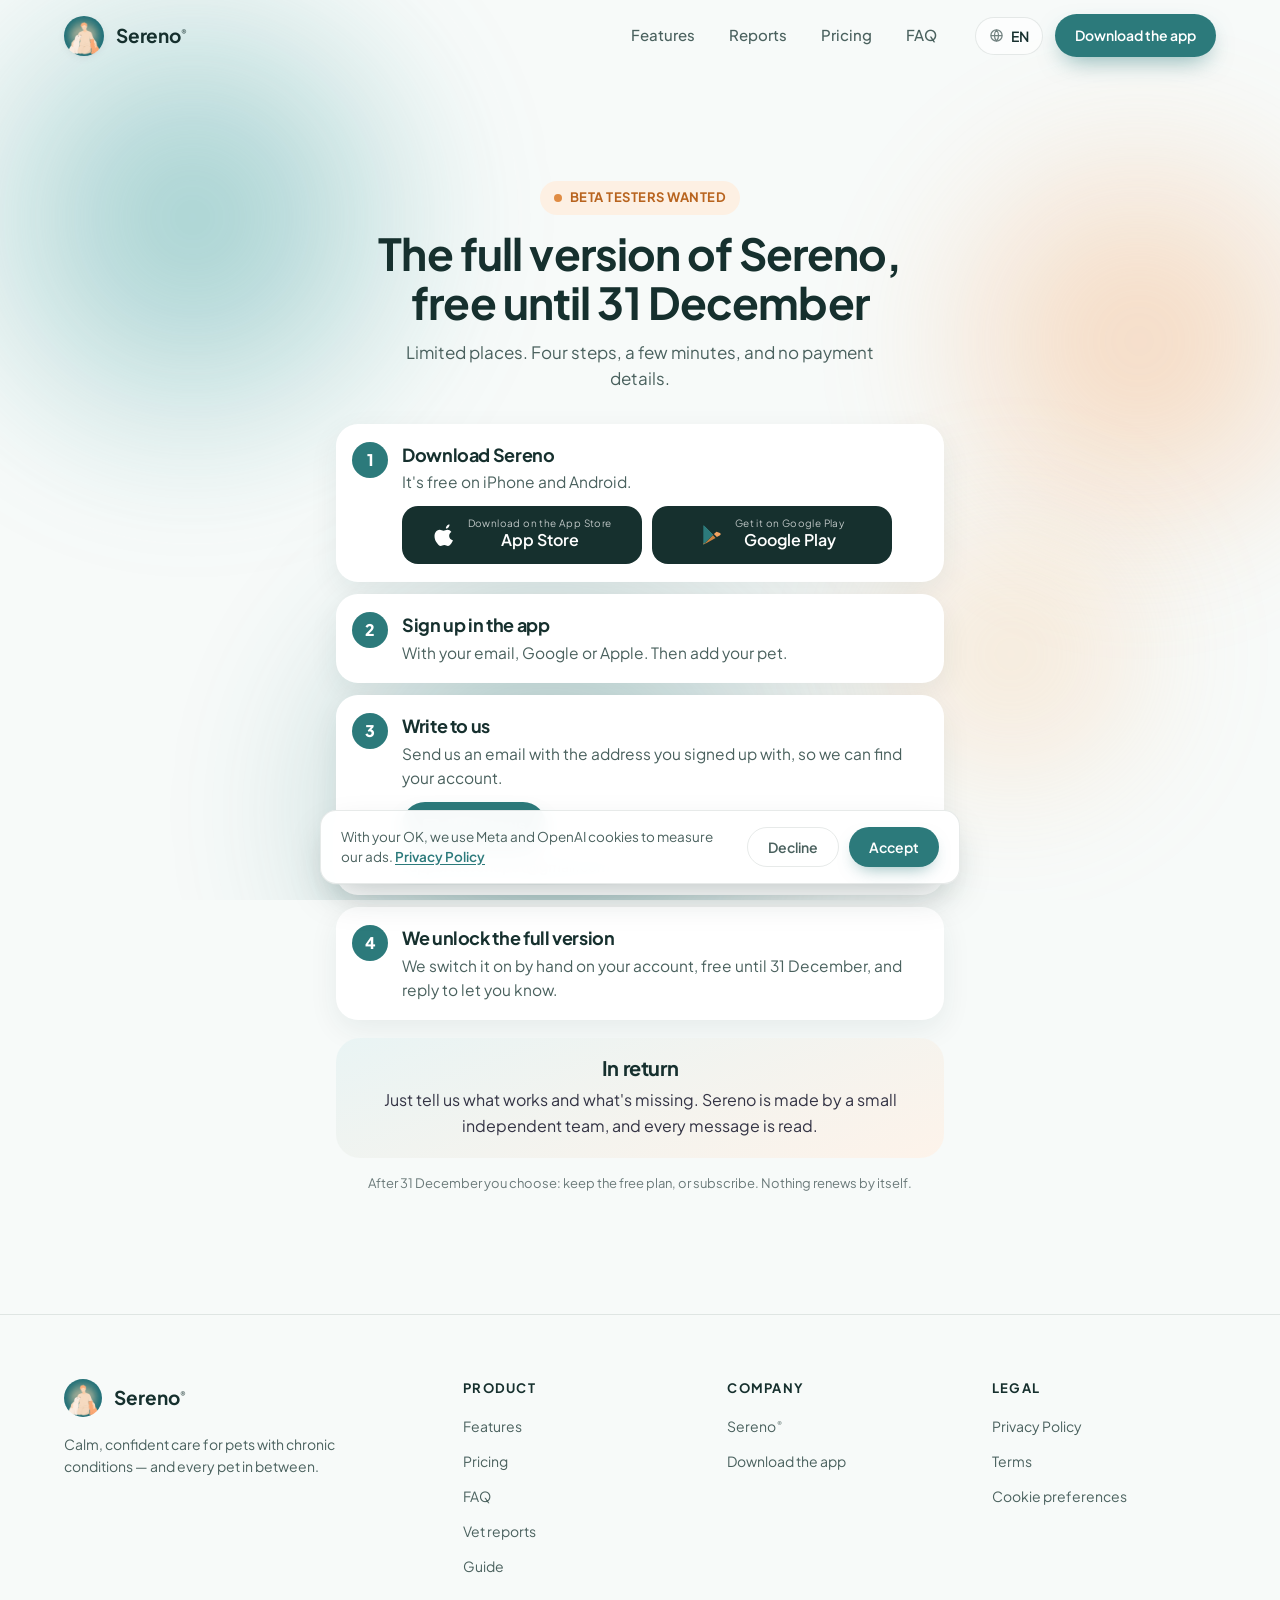
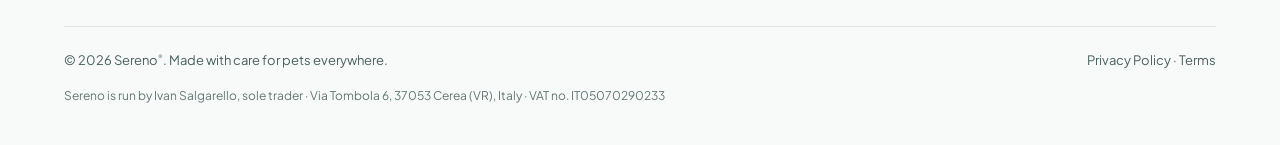
<file: beta.html>
<!DOCTYPE html>
<html lang="en">
<head>
<meta charset="UTF-8">
<meta name="viewport" content="width=device-width, initial-scale=1">
<title>Become a beta tester: the full version free until 31 December — Sereno</title>
<meta name="description" content="Limited places. Sign up in the Sereno app, write to us, and we'll unlock the full version free until 31 December.">
<meta property="og:title" content="Sereno beta testers wanted: the full version free until 31 December">
<meta property="og:description" content="Limited places. Sign up in the app, write to us, and we'll unlock the full version free until 31 December.">
<meta property="og:url" content="https://www.serenopet.com/beta">
<meta property="og:type" content="website">
<link rel="stylesheet" href="/css/fonts.css">
<link rel="stylesheet" href="css/styles.css?v=75">
<style>
  /* Pagina dei beta tester: stili solo di questa pagina */
  .bt-wrap{max-width:640px;margin:0 auto;padding:0 16px}
  .bt-hero{padding:110px 0 6px;text-align:center}
  .bt-badge{display:inline-flex;align-items:center;gap:8px;background:#fdf0e3;color:#b8641f;font-weight:700;font-size:13px;letter-spacing:.04em;text-transform:uppercase;border-radius:999px;padding:7px 14px}
  .bt-badge i{width:8px;height:8px;border-radius:50%;background:#e08c43;display:inline-block}
  .bt-hero h1{font-size:clamp(28px,6.4vw,44px);line-height:1.12;margin:14px 0 12px}
  .bt-hero p{color:#4a615e;font-size:17px;line-height:1.55;margin:0 auto;max-width:520px}
  .bt-steps{list-style:none;padding:0;margin:26px 0 18px;counter-reset:s}
  .bt-steps li{display:flex;gap:14px;align-items:flex-start;background:#fff;border-radius:22px;padding:18px 16px;margin:0 0 12px;box-shadow:0 10px 30px rgba(20,60,60,.07)}
  .bt-n{flex:0 0 36px;height:36px;border-radius:50%;background:#2c7a7b;color:#fff;font-weight:800;display:flex;align-items:center;justify-content:center;font-size:16px}
  .bt-steps h3{font-size:18px;margin:4px 0 6px}
  .bt-steps p{margin:0;color:#4a615e;line-height:1.55;font-size:15.5px}
  .bt-steps li>div{flex:1;min-width:0}
  .bt-steps .stores{margin-top:12px;justify-content:flex-start;gap:10px}
  /* i pulsanti degli store restano dentro la scheda anche sui telefoni piccoli */
  .bt-steps .store{width:100%;max-width:240px}
  @media (max-width:720px){ .bt-hero{padding-top:44px} }
  /* telefoni piccoli (320-360 px): schede piu' strette, indirizzo e pulsanti su una riga */
  @media (max-width:360px){
    .bt-steps li{padding:16px 12px;gap:10px}
    .bt-n{flex-basis:30px;height:30px;font-size:14px}
    .bt-steps .store{padding:11px 12px;gap:8px}
    .bt-steps .store small{font-size:8.5px;white-space:nowrap}
    .bt-addr{font-size:12.5px}
  }
  .bt-mail{display:inline-flex;align-items:center;gap:8px;margin-top:12px;background:#2c7a7b;color:#fff;text-decoration:none;font-weight:700;font-size:15px;border-radius:999px;padding:12px 20px;box-shadow:0 10px 22px -10px rgba(44,122,123,.7)}
  .bt-mail svg{width:18px;height:18px}
  .bt-addr{display:block;margin-top:8px;font-size:14px;color:#2c7a7b;font-weight:600;overflow-wrap:anywhere}
  .bt-return{background:linear-gradient(160deg,#e9f4f4,#fdf3ea);border-radius:24px;padding:20px 18px;text-align:center;margin:6px 0 16px}
  .bt-return h2{font-size:20px;margin:0 0 8px}
  .bt-return p{margin:0;color:#334;line-height:1.6}
  .bt-note{font-size:13px;color:#6b7a7a;text-align:center;line-height:1.5;margin:4px 0 40px}
.foot-id{flex-basis:100%;font-size:12px;opacity:.85}
</style>
</head>
<body>

<div class="bg" aria-hidden="true">
  <div class="blob blob--1"></div>
  <div class="blob blob--2"></div>
  <div class="blob blob--3"></div>
  <div class="blob blob--4"></div>
</div>
<div class="grain" aria-hidden="true"></div>

<header class="nav">
  <div class="nav-inner">
    <a class="brand" href="/">
      <img src="assets/logo-192.png" alt="Sereno">
      <span>Sereno<sup class="tm">®</sup></span>
    </a>
    <nav class="nav-links">
      <a href="/#features" data-i18n="nav.features">Features</a>
      <a href="/referti" data-i18n="nav.reports">Reports</a>
      <a href="/#pricing" data-i18n="nav.pricing">Pricing</a>
      <a href="/#faq" data-i18n="nav.faq">FAQ</a>
    </nav>
    <div class="nav-right">
      <div class="lang">
        <button class="lang-btn" aria-label="Language">
          <svg viewBox="0 0 24 24" fill="none" stroke="currentColor" stroke-width="2"><circle cx="12" cy="12" r="9"/><path d="M3 12h18M12 3a14 14 0 0 1 0 18M12 3a14 14 0 0 0 0 18"/></svg>
          <span id="langCurrent">EN</span>
        </button>
        <div class="lang-menu">
          <button data-lang="en"><span class="flag">🇬🇧</span> English</button>
          <button data-lang="it"><span class="flag">🇮🇹</span> Italiano</button>
          <button data-lang="es"><span class="flag">🇪🇸</span> Español</button>
        </div>
      </div>
      <a class="btn btn-primary nav-cta" href="/#get-app" data-i18n="nav.download">Download the app</a>
      <button class="nav-burger" id="navBurger" aria-label="Menu"><span></span><span></span><span></span></button>
    </div>
  </div>
  <div class="nav-mobile" id="navMobile">
    <a href="/#features" data-i18n="nav.features">Features</a>
    <a href="/referti" data-i18n="nav.reports">Reports</a>
    <a href="/#pricing" data-i18n="nav.pricing">Pricing</a>
    <a href="/#faq" data-i18n="nav.faq">FAQ</a>
    <div class="nav-mobile-langs">
      <button data-lang="en"><span class="flag">🇬🇧</span> English</button>
      <button data-lang="it"><span class="flag">🇮🇹</span> Italiano</button>
      <button data-lang="es"><span class="flag">🇪🇸</span> Español</button>
    </div>
  </div>
</header>

<main id="top">
<div class="bt-wrap">

  <section class="bt-hero">
    <span class="bt-badge"><i></i><span data-i18n="tester.badge">Beta testers wanted</span></span>
    <h1 data-i18n="bt.title">The full version of Sereno, free until 31 December</h1>
    <p data-i18n="bt.sub">Limited places. Four steps, a few minutes, and no payment details.</p>
  </section>

  <ol class="bt-steps">
    <li>
      <span class="bt-n">1</span>
      <div>
        <h3 data-i18n="bt.s1t">Download Sereno</h3>
        <p data-i18n="bt.s1d">It's free on iPhone and Android.</p>
        <div class="stores">
          <a class="store" href="https://apps.apple.com/app/sereno-pet-health-tracker/id6776119195" target="_blank" rel="noopener">
            <svg viewBox="0 0 24 24" fill="currentColor"><path d="M16.5 1.6c.1 1-.3 2-.9 2.7-.7.8-1.7 1.4-2.7 1.3-.1-1 .3-2 1-2.8.6-.7 1.7-1.2 2.6-1.2zM20 17.2c-.5 1.2-.8 1.7-1.4 2.7-.9 1.4-2.2 3.1-3.7 3.1-1.4 0-1.7-.9-3.6-.9s-2.3.9-3.6.9c-1.6 0-2.8-1.5-3.7-2.9C1.4 16.6.8 11.9 2.4 9.4c1-1.6 2.7-2.6 4.3-2.6 1.6 0 2.6 1 3.9 1 1.3 0 2-1 3.9-1 1.4 0 2.9.8 3.9 2.1-3.4 1.9-2.9 6.8 1.2 8.3z"/></svg>
            <span><small data-i18n="hero.app">Download on the</small><b>App Store</b></span>
          </a>
          <a class="store" href="https://play.google.com/store/apps/details?id=com.ivansalgarello.sereno" target="_blank" rel="noopener">
            <svg viewBox="0 0 24 24"><path fill="#4ca5a6" d="M3.6 2.3 13 11.7l-2.6 2.6z"/><path fill="#f4a261" d="M16.5 8.8 13.9 11l3 3 3.1-1.8c.9-.5.9-1.8 0-2.3z"/><path fill="#2c7a7b" d="M3.6 2.3c-.2.2-.3.5-.3.9v17.6c0 .4.1.7.3.9L13 11.7z"/><path fill="#e08c43" d="m3.6 21.7 9.4-9.4 2.6 2.6-9.4 5.4c-.9.5-1.9.2-2.6-.6z" opacity=".9"/></svg>
            <span><small data-i18n="hero.play">Get it on</small><b>Google Play</b></span>
          </a>
        </div>
      </div>
    </li>
    <li>
      <span class="bt-n">2</span>
      <div>
        <h3 data-i18n="bt.s2t">Sign up in the app</h3>
        <p data-i18n="bt.s2d">With your email, Google or Apple. Then add your pet.</p>
      </div>
    </li>
    <li>
      <span class="bt-n">3</span>
      <div>
        <h3 data-i18n="bt.s3t">Write to us</h3>
        <p data-i18n="bt.s3d">Send us an email with the address you signed up with, so we can find your account.</p>
        <a class="bt-mail" id="btMail" href="mailto:supportserenopet@gmail.com?subject=Beta%20tester">
          <svg viewBox="0 0 24 24" fill="none" stroke="currentColor" stroke-width="2.2"><rect x="3" y="5" width="18" height="14" rx="2"/><path d="m3 7 9 6 9-6"/></svg>
          <span data-i18n="bt.mailBtn">Write to us</span>
        </a>
        <span class="bt-addr">supportserenopet@gmail.com</span>
      </div>
    </li>
    <li>
      <span class="bt-n">4</span>
      <div>
        <h3 data-i18n="bt.s4t">We unlock the full version</h3>
        <p data-i18n="bt.s4d">We switch it on by hand on your account, free until 31 December, and reply to let you know.</p>
      </div>
    </li>
  </ol>

  <section class="bt-return">
    <h2 data-i18n="bt.retT">In return</h2>
    <p data-i18n="bt.retD">Just tell us what works and what's missing. Sereno is made by a small independent team, and every message is read.</p>
  </section>

  <p class="bt-note" data-i18n="bt.note">After 31 December you choose: keep the free plan, or subscribe. Nothing renews by itself.</p>

</div>

<footer>
  <div class="foot-grid">
    <div class="foot-col">
      <div class="foot-brand"><img src="assets/logo-192.png" alt="Sereno"><span>Sereno<sup class="tm">®</sup></span></div>
      <p data-i18n="footer.tagline"></p>
    </div>
    <div class="foot-col">
      <h4 data-i18n="footer.product">Product</h4>
      <ul>
        <li><a href="/#features" data-i18n="nav.features">Features</a></li>
        <li><a href="/#pricing" data-i18n="nav.pricing">Pricing</a></li>
        <li><a href="/#faq" data-i18n="nav.faq">FAQ</a></li>
        <li><a href="/referti" data-i18n="footer.reports">Vet reports</a></li>
        <li><a data-guide-link href="/guida/sereno-guide" target="_blank" rel="noopener" data-i18n="footer.guide">Guide</a></li>
      </ul>
    </div>
    <div class="foot-col">
      <h4 data-i18n="footer.company">Company</h4>
      <ul>
        <li><a href="/">Sereno<sup class="tm">®</sup></a></li>
        <li><a href="/#get-app" data-i18n="nav.download">Download</a></li>
      </ul>
    </div>
    <div class="foot-col">
      <h4 data-i18n="footer.legal">Legal</h4>
      <ul>
        <li><a href="/privacy" data-i18n="footer.privacy">Privacy Policy</a></li>
        <li><a href="/terms" data-i18n="footer.terms">Terms</a></li>
        <li><a href="#" data-cookie-prefs data-i18n="footer.cookies">Cookie preferences</a></li>
      </ul>
    </div>
  </div>
  <div class="foot-bottom">
    <span data-i18n="footer.rights"></span>
    <span class="foot-legal-links"><a href="/privacy" data-i18n="footer.privacy">Privacy Policy</a> · <a href="/terms" data-i18n="footer.terms">Terms</a></span>
    <span class="foot-id" data-i18n="footer.company_id">Sereno is run by Ivan Salgarello, sole trader · Via Tombola 6, 37053 Cerea (VR), Italy · VAT no. IT05070290233</span>
  </div>
</footer>

</main>

<script src="js/i18n.js?v=31"></script>
<script>
/* Testi di questa pagina, aggiunti al dizionario condiviso prima di main.js:
   cosi' il cambio lingua del sito li traduce come tutti gli altri. */
(function(){
  var I = window.SERENO_I18N = window.SERENO_I18N || {};
  var T = {
    en: {
      "bt.pageTitle": "Become a beta tester: the full version free until 31 December — Sereno",
      "bt.pageDesc": "Limited places. Sign up in the Sereno app, write to us, and we'll unlock the full version free until 31 December.",
      "bt.title": "The full version of Sereno, free until 31 December",
      "bt.sub": "Limited places. Four steps, a few minutes, and no payment details.",
      "bt.s1t": "Download Sereno",
      "bt.s1d": "It's free on iPhone and Android.",
      "bt.s2t": "Sign up in the app",
      "bt.s2d": "With your email, Google or Apple. Then add your pet.",
      "bt.s3t": "Write to us",
      "bt.s3d": "Send us an email with the address you signed up with, so we can find your account.",
      "bt.mailBtn": "Write to us",
      "bt.mailSubject": "Beta tester",
      "bt.mailBody": "Hi Sereno team,\n\nI'd like to be a beta tester. The email I signed up with is: \n\nThank you!",
      "bt.s4t": "We unlock the full version",
      "bt.s4d": "We switch it on by hand on your account, free until 31 December, and reply to let you know.",
      "bt.retT": "In return",
      "bt.retD": "Just tell us what works and what's missing. Sereno is made by a small independent team, and every message is read.",
      "bt.note": "After 31 December you choose: keep the free plan, or subscribe. Nothing renews by itself."
    },
    it: {
      "bt.pageTitle": "Diventa beta tester: la versione completa gratis fino al 31 dicembre — Sereno",
      "bt.pageDesc": "Posti limitati. Registrati nell'app Sereno, scrivici e sblocchiamo la versione completa gratis fino al 31 dicembre.",
      "bt.title": "La versione completa di Sereno, gratis fino al 31 dicembre",
      "bt.sub": "Posti limitati. Quattro passaggi, pochi minuti, nessun dato di pagamento.",
      "bt.s1t": "Scarica Sereno",
      "bt.s1d": "È gratis su iPhone e Android.",
      "bt.s2t": "Registrati nell'app",
      "bt.s2d": "Con la tua email, Google o Apple. Poi aggiungi il tuo animale.",
      "bt.s3t": "Scrivici",
      "bt.s3d": "Mandaci un'email con l'indirizzo con cui ti sei registrato, così troviamo il tuo account.",
      "bt.mailBtn": "Scrivici",
      "bt.mailSubject": "Beta tester",
      "bt.mailBody": "Ciao team di Sereno,\n\nvorrei fare il beta tester. L'email con cui mi sono registrato è: \n\nGrazie!",
      "bt.s4t": "Sblocchiamo la versione completa",
      "bt.s4d": "La attiviamo a mano sul tuo account, gratis fino al 31 dicembre, e ti rispondiamo per dirtelo.",
      "bt.retT": "In cambio",
      "bt.retD": "Dicci solo cosa funziona e cosa manca. Sereno è fatta da un piccolo team indipendente, e ogni messaggio viene letto.",
      "bt.note": "Dopo il 31 dicembre scegli tu: resti col piano gratuito oppure ti abboni. Non si rinnova niente da solo."
    },
    es: {
      "bt.pageTitle": "Hazte beta tester: la versión completa gratis hasta el 31 de diciembre — Sereno",
      "bt.pageDesc": "Plazas limitadas. Regístrate en la app Sereno, escríbenos y desbloqueamos la versión completa gratis hasta el 31 de diciembre.",
      "bt.title": "La versión completa de Sereno, gratis hasta el 31 de diciembre",
      "bt.sub": "Plazas limitadas. Cuatro pasos, unos minutos y ningún dato de pago.",
      "bt.s1t": "Descarga Sereno",
      "bt.s1d": "Es gratis en iPhone y Android.",
      "bt.s2t": "Regístrate en la app",
      "bt.s2d": "Con tu email, Google o Apple. Luego añade a tu animal.",
      "bt.s3t": "Escríbenos",
      "bt.s3d": "Envíanos un email con la dirección con la que te registraste, para que encontremos tu cuenta.",
      "bt.mailBtn": "Escríbenos",
      "bt.mailSubject": "Beta tester",
      "bt.mailBody": "Hola, equipo de Sereno:\n\nme gustaría ser beta tester. El email con el que me registré es: \n\n¡Gracias!",
      "bt.s4t": "Desbloqueamos la versión completa",
      "bt.s4d": "La activamos a mano en tu cuenta, gratis hasta el 31 de diciembre, y te respondemos para avisarte.",
      "bt.retT": "A cambio",
      "bt.retD": "Solo dinos qué funciona y qué falta. Sereno lo hace un pequeño equipo independiente, y se lee cada mensaje.",
      "bt.note": "Después del 31 de diciembre eliges tú: sigues con el plan gratuito o te suscribes. Nada se renueva solo."
    }
  };
  ['en','it','es'].forEach(function(l){ I[l] = I[l] || {}; for (var k in T[l]) I[l][k] = T[l][k]; });
})();
</script>
<script src="js/main.js?v=21"></script>

<script>
/* Titolo, descrizione e link email seguono la lingua del sito */
(function(){
  function d(k){
    var l = (document.documentElement.lang || 'en').slice(0,2);
    var I = window.SERENO_I18N || {};
    return (I[l] && I[l][k]) || (I.en && I.en[k]) || '';
  }
  function refresh(){
    if (d('bt.pageTitle')) document.title = d('bt.pageTitle');
    var m = document.querySelector('meta[name="description"]');
    if (m && d('bt.pageDesc')) m.setAttribute('content', d('bt.pageDesc'));
    var a = document.getElementById('btMail');
    if (a) a.href = 'mailto:supportserenopet@gmail.com?subject=' + encodeURIComponent(d('bt.mailSubject')) + '&body=' + encodeURIComponent(d('bt.mailBody'));
  }
  new MutationObserver(refresh).observe(document.documentElement, { attributes:true, attributeFilter:['lang'] });
  refresh();
})();
</script>

<!-- ============ Cookie consent + Meta Pixel (come nella home) ============ -->
<style>
  #cookie-banner{
    position:fixed;left:16px;right:16px;bottom:16px;z-index:9999;
    max-width:640px;margin:0 auto;
    display:flex;align-items:center;gap:18px;flex-wrap:wrap;
    padding:16px 20px;
    background:rgba(255,255,255,.96);backdrop-filter:blur(10px);
    border:1px solid var(--line,rgba(22,48,46,.10));
    border-radius:16px;
    box-shadow:0 16px 40px -14px rgba(22,48,46,.35);
    font-family:'Plus Jakarta Sans',system-ui,sans-serif;
    transform:translateY(140%);transition:transform .5s cubic-bezier(.22,1,.36,1);
  }
  #cookie-banner.show{transform:translateY(0)}
  #cookie-banner .cc-text{
    flex:1 1 280px;min-width:240px;
    font-size:13.5px;line-height:1.5;color:var(--ink-soft,#4a615e)
  }
  #cookie-banner .cc-text a{color:var(--teal,#2c7a7b);font-weight:600;text-decoration:underline;text-underline-offset:2px}
  #cookie-banner .cc-actions{display:flex;gap:10px;flex:0 0 auto}
  #cookie-banner button{
    font-family:inherit;cursor:pointer;border:none;
    padding:10px 20px;border-radius:100px;font-weight:600;font-size:14px;
    transition:transform .3s,box-shadow .3s,background .25s
  }
  #cookie-banner .cc-accept{background:var(--teal,#2c7a7b);color:#fff;box-shadow:0 8px 18px -8px rgba(44,122,123,.6)}
  #cookie-banner .cc-decline{background:transparent;color:var(--ink-soft,#4a615e);border:1px solid var(--line,rgba(22,48,46,.10))}
  @media (max-width:520px){
    #cookie-banner{flex-direction:column;align-items:stretch;text-align:left;gap:14px}
    #cookie-banner .cc-text{flex:0 0 auto;min-width:0}
    #cookie-banner .cc-actions{justify-content:flex-end}
    #cookie-banner .cc-actions button{flex:1}
  }
</style>

<div id="cookie-banner" role="dialog" aria-live="polite" aria-label="Cookie consent">
  <p class="cc-text"><span id="cc-msg">With your OK, we use Meta and OpenAI cookies to measure our ads.</span> <a href="/privacy" id="cc-privacy">Privacy Policy</a></p>
  <div class="cc-actions">
    <button type="button" class="cc-decline" id="cc-decline">Decline</button>
    <button type="button" class="cc-accept" id="cc-accept">Accept</button>
  </div>
</div>

<script>
/* Stesso pixel e stesso consenso della home. In piu', su questa pagina:
   - ViewContent all'arrivo (dopo il consenso)
   - Lead quando si tocca "Scrivici"
   - DownloadClick (come nella home) sui pulsanti degli store, con page: 'beta' */
(function(){
  var PIXEL_ID = '27504330972512838';
  var STORE_KEY = 'sereno_cookie_consent';
  var PAGE = { content_name: 'beta_free_until_dec31' };

  var CC_TEXT = {
    en: { msg:'With your OK, we use Meta and OpenAI cookies to measure our ads.', privacy:'Privacy Policy', decline:'Decline', accept:'Accept' },
    it: { msg:'Con il tuo ok, usiamo i cookie di Meta e OpenAI per misurare le nostre inserzioni.', privacy:'Informativa privacy', decline:'Rifiuta', accept:'Accetta' },
    es: { msg:'Con tu permiso, usamos cookies de Meta y OpenAI para medir nuestros anuncios.', privacy:'Política de privacidad', decline:'Rechazar', accept:'Aceptar' }
  };
  function localizeBanner(){
    var l = (document.documentElement.lang || 'en').slice(0,2);
    var t = CC_TEXT[l] || CC_TEXT.en;
    var m = document.getElementById('cc-msg'), p = document.getElementById('cc-privacy'),
        d = document.getElementById('cc-decline'), a = document.getElementById('cc-accept');
    if(m) m.textContent = t.msg;
    if(p) p.textContent = t.privacy;
    if(d) d.textContent = t.decline;
    if(a) a.textContent = t.accept;
  }

  function loadPixel(){
    if(window.fbq) return;
    !function(f,b,e,v,n,t,s){if(f.fbq)return;n=f.fbq=function(){n.callMethod?
    n.callMethod.apply(n,arguments):n.queue.push(arguments)};if(!f._fbq)f._fbq=n;
    n.push=n;n.loaded=!0;n.version='2.0';n.queue=[];t=b.createElement(e);t.async=!0;
    t.src=v;s=b.getElementsByTagName(e)[0];s.parentNode.insertBefore(t,s)}(window,
    document,'script','https://connect.facebook.net/en_US/fbevents.js');
    window.fbq('init', PIXEL_ID);
    window.fbq('track', 'PageView');
    window.fbq('track', 'ViewContent', PAGE);
  }

  function loadOaiPixel(){
    if(window.oaiq) return;
    !function(w,d,s,u){if(w.oaiq)return;var q=function(){q.q.push(arguments)};q.q=[];w.oaiq=q;var j=d.createElement(s);j.async=1;j.src=u;var f=d.getElementsByTagName(s)[0];f.parentNode.insertBefore(j,f)}(window,document,"script","https://bzrcdn.openai.com/sdk/oaiq.min.js");oaiq("init",{pixelId:"TvVTsetWKiMSQ3aZ9amM6r",debug:false});
  }

  function activate(){ loadPixel(); loadOaiPixel(); }

  /* un solo ascoltatore: se il pixel c'e' (consenso dato) manda l'evento,
     e non blocca mai la navigazione */
  document.addEventListener('click', function(e){
    if(!e.target.closest) return;
    var store = e.target.closest('a.store');
    if(store){
      if(window.fbq) window.fbq('trackCustom', 'DownloadClick', {
        platform: store.href.indexOf('play.google.com') > -1 ? 'android' : 'ios',
        page: 'beta'
      });
      if(typeof window.oaiq === 'function') oaiq('measure', 'lead_created', { type: 'customer_action' });
      return;
    }
    if(e.target.closest('#btMail')){
      if(window.fbq) window.fbq('track', 'Lead', PAGE);
    }
  });

  function hideBanner(){
    var b = document.getElementById('cookie-banner');
    if(b) b.classList.remove('show');
  }


  /* "Cookie preferences" in the footer: forget the choice and reload,
     so the banner comes back and no pixel stays loaded on the page */
  document.addEventListener("click", function(e){
    var a = e.target.closest && e.target.closest("[data-cookie-prefs]");
    if(!a) return;
    e.preventDefault();
    try{ localStorage.removeItem(STORE_KEY); }catch(err){}
    location.reload();
  }, true);

  var choice = null;
  try{ choice = localStorage.getItem(STORE_KEY); }catch(e){}

  localizeBanner();
  new MutationObserver(localizeBanner).observe(document.documentElement, { attributes:true, attributeFilter:['lang'] });

  if(choice === 'accepted'){
    activate();
  } else if(choice === 'declined'){
    /* niente pixel */
  } else {
    var banner = document.getElementById('cookie-banner');
    requestAnimationFrame(function(){ requestAnimationFrame(function(){ banner.classList.add('show'); }); });
    document.getElementById('cc-accept').addEventListener('click', function(){
      try{ localStorage.setItem(STORE_KEY, 'accepted'); }catch(e){}
      hideBanner();
      activate();
    });
    document.getElementById('cc-decline').addEventListener('click', function(){
      try{ localStorage.setItem(STORE_KEY, 'declined'); }catch(e){}
      hideBanner();
    });
  }
})();
</script>

</body>
</html>
</file>
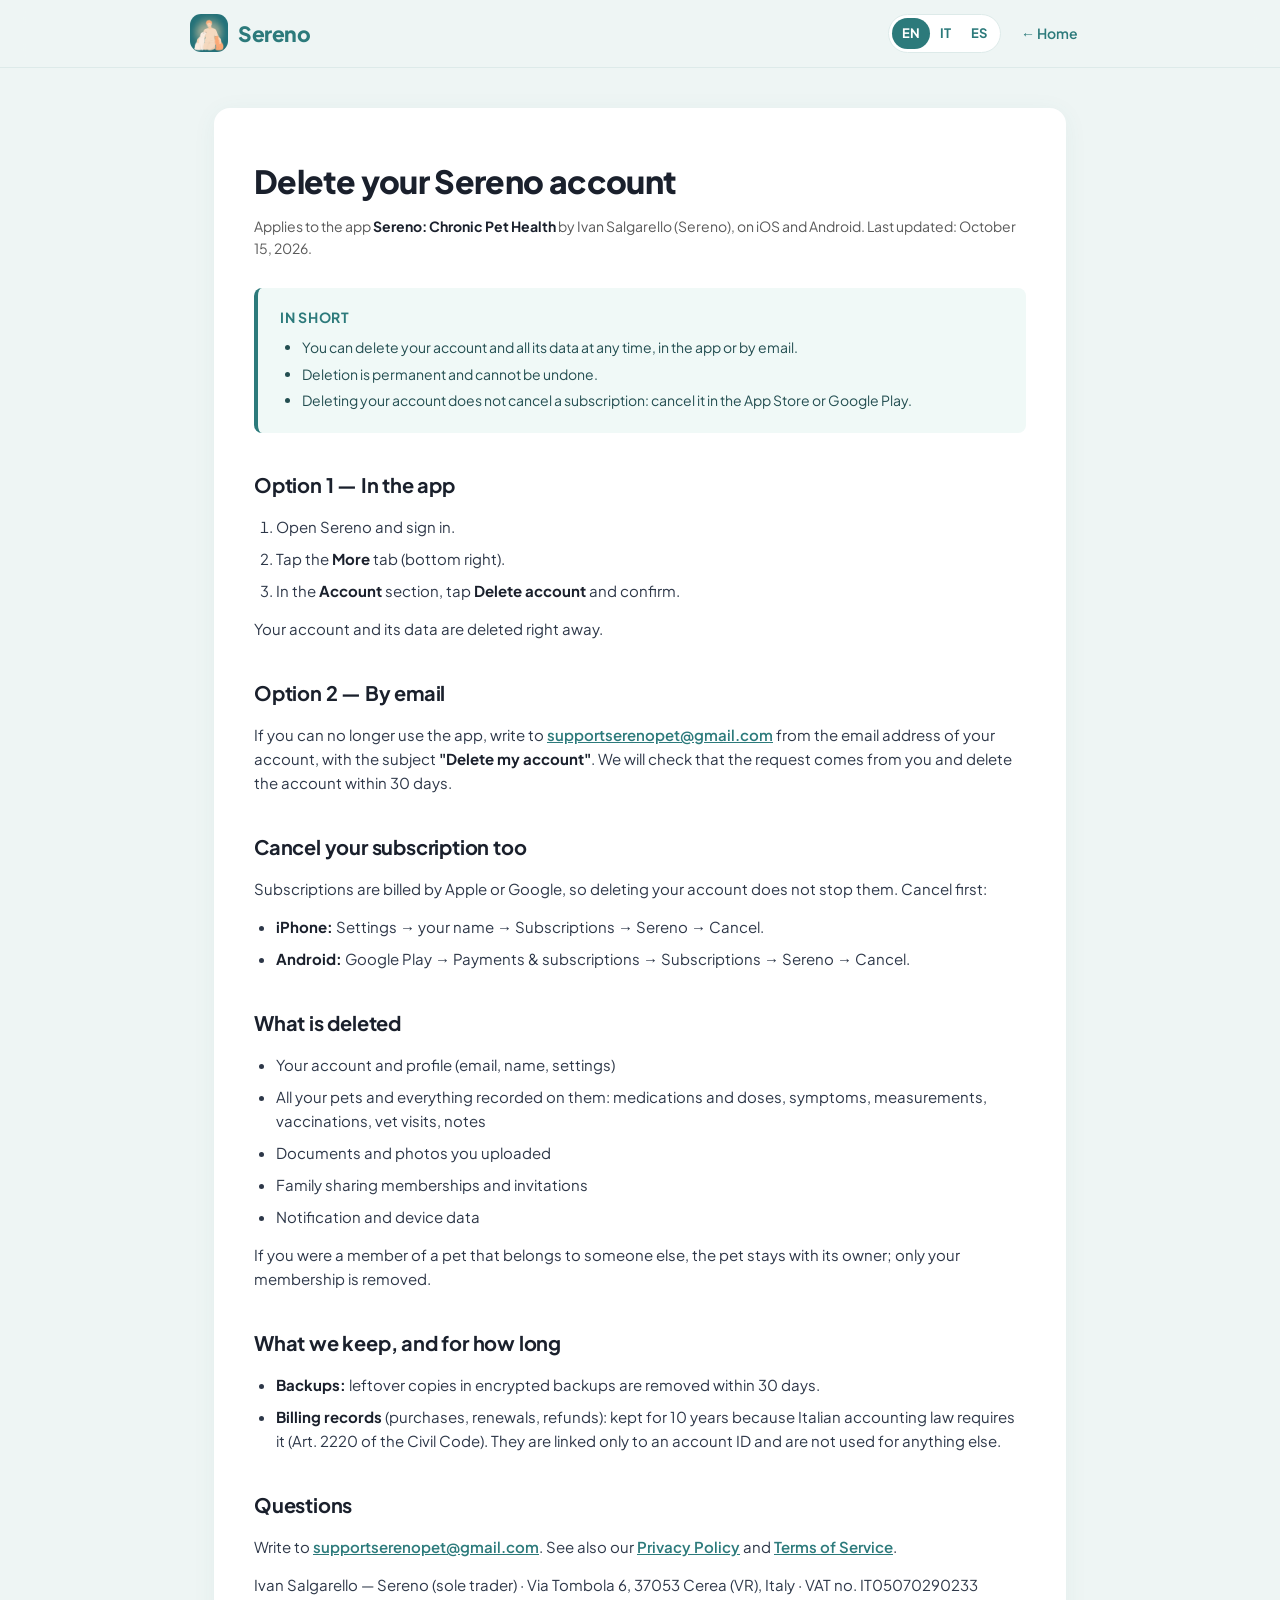
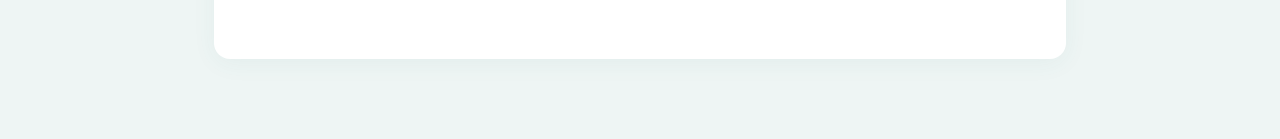
<file: delete-account.html>
<!DOCTYPE html>
<html lang="en">
<head>
  <meta charset="UTF-8">
  <meta name="viewport" content="width=device-width, initial-scale=1.0">
  <title>Delete your account — Sereno</title>
  <meta name="description" content="How to delete your Sereno account and data, in the app or by email.">
  <meta name="robots" content="index, follow">
  <link rel="stylesheet" href="/css/fonts.css">
  <style>
    * { box-sizing: border-box; margin: 0; padding: 0; }
    html { scroll-behavior: smooth; }
    body { font-family: 'Plus Jakarta Sans', -apple-system, BlinkMacSystemFont, 'Segoe UI', Roboto, sans-serif; background: #eef5f4; color: #1a202c; line-height: 1.6; min-height: 100vh; }
    .sereno-nav { position: sticky; top: 0; background: rgba(238, 245, 244, 0.9); backdrop-filter: blur(12px); -webkit-backdrop-filter: blur(12px); border-bottom: 1px solid #ddeae9; padding: 14px 24px; z-index: 100; }
    .sereno-nav-inner { max-width: 900px; margin: 0 auto; display: flex; align-items: center; justify-content: space-between; gap: 12px; }
    .sereno-brand { display: flex; align-items: center; gap: 10px; text-decoration: none; color: #2c7a7b; }
    .sereno-brand-logo { width: 38px; height: 38px; border-radius: 11px; object-fit: cover; }
    .sereno-brand-name { font-size: 21px; font-weight: 800; letter-spacing: -0.02em; color: #2c7a7b; }
    .nav-right { display: flex; align-items: center; gap: 8px; }
    .lang-switch { display: inline-flex; background: #fff; border: 1px solid #ddeae9; border-radius: 9999px; padding: 3px; }
    .lang-switch button { font: inherit; font-size: 13px; font-weight: 700; color: #2c7a7b; background: none; border: 0; border-radius: 9999px; padding: 5px 10px; cursor: pointer; }
    .lang-switch button[aria-pressed="true"] { background: #2c7a7b; color: #fff; }
    .sereno-back { color: #2c7a7b; text-decoration: none; font-weight: 600; font-size: 14px; padding: 8px 12px; border-radius: 9999px; white-space: nowrap; }
    .sereno-back:hover { background: rgba(44, 122, 123, 0.08); }
    main { max-width: 900px; margin: 0 auto; padding: 40px 24px 80px; }
    .sereno-card { background: #fff; border-radius: 16px; padding: 48px 40px; box-shadow: 0 4px 24px rgba(44, 122, 123, 0.06); }
    .sereno-card h1 { font-size: 32px; font-weight: 800; letter-spacing: -0.02em; margin-bottom: 8px; }
    .sereno-card .last-updated { color: #595959; font-size: 14px; margin-bottom: 28px; }
    .sereno-card h2 { font-size: 20px; font-weight: 700; letter-spacing: -0.01em; margin-top: 36px; margin-bottom: 14px; scroll-margin-top: 90px; }
    .sereno-card h3 { font-size: 17px; font-weight: 700; margin-top: 22px; margin-bottom: 10px; }
    .sereno-card p { font-size: 15px; color: #2d3748; margin-bottom: 14px; }
    .sereno-card ul, .sereno-card ol { margin-left: 22px; margin-bottom: 14px; }
    .sereno-card li { font-size: 15px; color: #2d3748; margin-bottom: 8px; }
    .sereno-card a { color: #2c7a7b; text-decoration: underline; font-weight: 600; overflow-wrap: anywhere; }
    .sereno-card strong { font-weight: 700; color: #1a202c; }
    .summary-box { background: #f0f9f7; border-left: 4px solid #2c7a7b; padding: 18px 22px; border-radius: 8px; margin: 16px 0 24px; }
    .summary-box > strong { color: #2c7a7b; display: block; margin-bottom: 8px; font-size: 14px; text-transform: uppercase; letter-spacing: 0.05em; }
    .summary-box ul { margin-bottom: 0; }
    .summary-box li { font-size: 14px; color: #234e51; margin-bottom: 4px; }
    .warn-box { background: #fff5f5; border-left: 4px solid #c53030; padding: 18px 22px; border-radius: 8px; margin: 16px 0 20px; }
    .warn-box p { color: #742a2a; margin-bottom: 8px; }
    .warn-box p:last-child { margin-bottom: 0; }
    .table-wrap { overflow-x: auto; margin: 16px 0 24px; }
    .data-table { width: 100%; border-collapse: collapse; font-size: 14px; }
    .data-table th { background: #f7fafa; color: #2c7a7b; text-align: left; padding: 11px 12px; font-weight: 700; border-bottom: 2px solid #ddeae9; }
    .data-table td { padding: 11px 12px; border-bottom: 1px solid #eef5f4; vertical-align: top; color: #2d3748; }
    .data-table tr:last-child td { border-bottom: none; }
    .sereno-toc { background: #f7fafa; border-radius: 12px; padding: 20px 24px; margin: 24px 0 32px; }
    .sereno-toc h3 { margin-top: 0; font-size: 15px; color: #2c7a7b; text-transform: uppercase; letter-spacing: 0.05em; }
    .sereno-toc ol { margin-left: 18px; margin-bottom: 0; columns: 2; column-gap: 24px; }
    .sereno-toc li { font-size: 14px; margin-bottom: 4px; break-inside: avoid; }
    .sereno-toc a { text-decoration: none; font-weight: 500; }
    .sereno-toc a:hover { text-decoration: underline; }
    .company { font-size: 14px; color: #4a5568; }
    [hidden] { display: none !important; }
    @media (max-width: 768px) {
      .sereno-nav { padding: 10px 14px; }
      .sereno-brand-name { display: none; }
      .sereno-back { font-size: 13px; padding: 6px 8px; }
      main { padding: 20px 12px 60px; }
      .sereno-card { padding: 28px 18px; border-radius: 12px; }
      .sereno-card h1 { font-size: 26px; }
      .sereno-card h2 { font-size: 18px; }
      .sereno-toc ol { columns: 1; }
      .data-table { font-size: 13px; }
      .data-table th, .data-table td { padding: 9px 8px; }
    }
  </style>
</head>
<body>
  <nav class="sereno-nav">
    <div class="sereno-nav-inner">
      <a href="/" class="sereno-brand" aria-label="Sereno home">
        <img src="/assets/logo-192.png" class="sereno-brand-logo" alt="Sereno" width="38" height="38">
        <span class="sereno-brand-name">Sereno</span>
      </a>
      <div class="nav-right">
        <div class="lang-switch" role="group" aria-label="Language">
          <button type="button" data-set="en" aria-pressed="true">EN</button>
          <button type="button" data-set="it" aria-pressed="false">IT</button>
          <button type="button" data-set="es" aria-pressed="false">ES</button>
        </div>
        <a href="/" class="sereno-back"><span data-lang="en">← Home</span><span data-lang="it" hidden>← Home</span><span data-lang="es" hidden>← Inicio</span></a>
      </div>
    </div>
  </nav>
  <main>
    <article class="sereno-card" data-lang="en" lang="en">
      <h1>Delete your Sereno account</h1>
      <p class="last-updated">Applies to the app <strong>Sereno: Chronic Pet Health</strong> by Ivan Salgarello (Sereno), on iOS and Android. Last updated: October 15, 2026.</p>

      <div class="summary-box">
        <strong>In short</strong>
        <ul>
          <li>You can delete your account and all its data at any time, in the app or by email.</li>
          <li>Deletion is permanent and cannot be undone.</li>
          <li>Deleting your account does not cancel a subscription: cancel it in the App Store or Google Play.</li>
        </ul>
      </div>

      <h2>Option 1 — In the app</h2>
      <ol>
        <li>Open Sereno and sign in.</li>
        <li>Tap the <strong>More</strong> tab (bottom right).</li>
        <li>In the <strong>Account</strong> section, tap <strong>Delete account</strong> and confirm.</li>
      </ol>
      <p>Your account and its data are deleted right away.</p>

      <h2>Option 2 — By email</h2>
      <p>If you can no longer use the app, write to <a href="mailto:supportserenopet@gmail.com?subject=Delete%20my%20account">supportserenopet@gmail.com</a> from the email address of your account, with the subject <strong>"Delete my account"</strong>. We will check that the request comes from you and delete the account within 30 days.</p>

      <h2>Cancel your subscription too</h2>
      <p>Subscriptions are billed by Apple or Google, so deleting your account does not stop them. Cancel first:</p>
      <ul>
        <li><strong>iPhone:</strong> Settings → your name → Subscriptions → Sereno → Cancel.</li>
        <li><strong>Android:</strong> Google Play → Payments &amp; subscriptions → Subscriptions → Sereno → Cancel.</li>
      </ul>

      <h2>What is deleted</h2>
      <ul>
        <li>Your account and profile (email, name, settings)</li>
        <li>All your pets and everything recorded on them: medications and doses, symptoms, measurements, vaccinations, vet visits, notes</li>
        <li>Documents and photos you uploaded</li>
        <li>Family sharing memberships and invitations</li>
        <li>Notification and device data</li>
      </ul>
      <p>If you were a member of a pet that belongs to someone else, the pet stays with its owner; only your membership is removed.</p>

      <h2>What we keep, and for how long</h2>
      <ul>
        <li><strong>Backups:</strong> leftover copies in encrypted backups are removed within 30 days.</li>
        <li><strong>Billing records</strong> (purchases, renewals, refunds): kept for 10 years because Italian accounting law requires it (Art. 2220 of the Civil Code). They are linked only to an account ID and are not used for anything else.</li>
      </ul>

      <h2>Questions</h2>
      <p>Write to <a href="mailto:supportserenopet@gmail.com">supportserenopet@gmail.com</a>. See also our <a href="/privacy">Privacy Policy</a> and <a href="/terms">Terms of Service</a>.</p>
      <p class="company">Ivan Salgarello — Sereno (sole trader) · Via Tombola 6, 37053 Cerea (VR), Italy · VAT no. IT05070290233</p>
    </article>

    <article class="sereno-card" data-lang="it" lang="it" hidden>
      <h1>Elimina il tuo account Sereno</h1>
      <p class="last-updated">Vale per l'app <strong>Sereno: Chronic Pet Health</strong> di Ivan Salgarello (Sereno), su iOS e Android. Ultimo aggiornamento: 15 ottobre 2026.</p>

      <div class="summary-box">
        <strong>In breve</strong>
        <ul>
          <li>Puoi eliminare il tuo account e tutti i suoi dati quando vuoi, dall'app o via email.</li>
          <li>L'eliminazione è definitiva e non si può annullare.</li>
          <li>Eliminare l'account non disdice l'abbonamento: va disdetto nell'App Store o in Google Play.</li>
        </ul>
      </div>

      <h2>Modo 1 — Dall'app</h2>
      <ol>
        <li>Apri Sereno ed entra nel tuo account.</li>
        <li>Tocca la scheda <strong>Altro</strong> (in basso a destra).</li>
        <li>Nella sezione <strong>Account</strong>, tocca <strong>Elimina account</strong> e conferma.</li>
      </ol>
      <p>L'account e i suoi dati vengono eliminati subito.</p>

      <h2>Modo 2 — Via email</h2>
      <p>Se non puoi più usare l'app, scrivi a <a href="mailto:supportserenopet@gmail.com?subject=Elimina%20il%20mio%20account">supportserenopet@gmail.com</a> dall'indirizzo email del tuo account, con oggetto <strong>"Elimina il mio account"</strong>. Verifichiamo che la richiesta venga da te ed eliminiamo l'account entro 30 giorni.</p>

      <h2>Disdici anche l'abbonamento</h2>
      <p>Gli abbonamenti sono addebitati da Apple o Google, quindi eliminare l'account non li ferma. Disdici prima:</p>
      <ul>
        <li><strong>iPhone:</strong> Impostazioni → il tuo nome → Abbonamenti → Sereno → Annulla abbonamento.</li>
        <li><strong>Android:</strong> Google Play → Pagamenti e abbonamenti → Abbonamenti → Sereno → Annulla abbonamento.</li>
      </ul>

      <h2>Cosa viene eliminato</h2>
      <ul>
        <li>Il tuo account e profilo (email, nome, impostazioni)</li>
        <li>Tutti i tuoi animali e tutto quello che è registrato su di loro: farmaci e dosi, sintomi, misurazioni, vaccinazioni, visite, note</li>
        <li>I documenti e le foto che hai caricato</li>
        <li>Le partecipazioni e gli inviti della condivisione in famiglia</li>
        <li>I dati delle notifiche e del dispositivo</li>
      </ul>
      <p>Se partecipavi a un animale di un'altra persona, l'animale resta al suo proprietario; viene tolta solo la tua partecipazione.</p>

      <h2>Cosa conserviamo, e per quanto</h2>
      <ul>
        <li><strong>Backup:</strong> le copie rimaste nei backup cifrati vengono eliminate entro 30 giorni.</li>
        <li><strong>Dati di fatturazione</strong> (acquisti, rinnovi, rimborsi): conservati 10 anni perché lo impone la legge contabile italiana (art. 2220 del Codice civile). Sono collegati solo a un ID di account e non vengono usati per nient'altro.</li>
      </ul>

      <h2>Domande</h2>
      <p>Scrivi a <a href="mailto:supportserenopet@gmail.com">supportserenopet@gmail.com</a>. Vedi anche l'<a href="/privacy">Informativa sulla privacy</a> e i <a href="/terms">Termini di servizio</a>.</p>
      <p class="company">Ivan Salgarello — Sereno (ditta individuale) · Via Tombola 6, 37053 Cerea (VR), Italia · P.IVA 05070290233</p>
    </article>

    <article class="sereno-card" data-lang="es" lang="es" hidden>
      <h1>Eliminar tu cuenta de Sereno</h1>
      <p class="last-updated">Se aplica a la app <strong>Sereno: Chronic Pet Health</strong> de Ivan Salgarello (Sereno), en iOS y Android. Última actualización: 15 de octubre de 2026.</p>

      <div class="summary-box">
        <strong>En resumen</strong>
        <ul>
          <li>Puedes eliminar tu cuenta y todos sus datos cuando quieras, desde la app o por correo.</li>
          <li>La eliminación es definitiva y no se puede deshacer.</li>
          <li>Eliminar la cuenta no cancela la suscripción: cancélala en App Store o Google Play.</li>
        </ul>
      </div>

      <h2>Opción 1 — Desde la app</h2>
      <ol>
        <li>Abre Sereno e inicia sesión.</li>
        <li>Toca la pestaña <strong>Más</strong> (abajo a la derecha).</li>
        <li>En la sección <strong>Cuenta</strong>, toca <strong>Eliminar cuenta</strong> y confirma.</li>
      </ol>
      <p>Tu cuenta y sus datos se eliminan al instante.</p>

      <h2>Opción 2 — Por correo</h2>
      <p>Si ya no puedes usar la app, escribe a <a href="mailto:supportserenopet@gmail.com?subject=Eliminar%20mi%20cuenta">supportserenopet@gmail.com</a> desde el correo de tu cuenta, con el asunto <strong>"Eliminar mi cuenta"</strong>. Comprobaremos que la solicitud es tuya y eliminaremos la cuenta en un plazo de 30 días.</p>

      <h2>Cancela también la suscripción</h2>
      <p>Las suscripciones las cobran Apple o Google, así que eliminar la cuenta no las detiene. Cancela primero:</p>
      <ul>
        <li><strong>iPhone:</strong> Ajustes → tu nombre → Suscripciones → Sereno → Cancelar suscripción.</li>
        <li><strong>Android:</strong> Google Play → Pagos y suscripciones → Suscripciones → Sereno → Cancelar suscripción.</li>
      </ul>

      <h2>Qué se elimina</h2>
      <ul>
        <li>Tu cuenta y perfil (correo, nombre, ajustes)</li>
        <li>Todas tus mascotas y todo lo registrado en ellas: medicamentos y dosis, síntomas, mediciones, vacunas, visitas, notas</li>
        <li>Los documentos y fotos que subiste</li>
        <li>Las membresías e invitaciones del uso compartido en familia</li>
        <li>Los datos de notificaciones y del dispositivo</li>
      </ul>
      <p>Si participabas en una mascota de otra persona, la mascota sigue con su propietario; solo se quita tu participación.</p>

      <h2>Qué conservamos y durante cuánto tiempo</h2>
      <ul>
        <li><strong>Copias de seguridad:</strong> las copias que queden en las copias de seguridad cifradas se eliminan en 30 días.</li>
        <li><strong>Datos de facturación</strong> (compras, renovaciones, reembolsos): se conservan 10 años porque lo exige la ley contable italiana (art. 2220 del Código Civil). Solo están vinculados a un ID de cuenta y no se usan para nada más.</li>
      </ul>

      <h2>Preguntas</h2>
      <p>Escribe a <a href="mailto:supportserenopet@gmail.com">supportserenopet@gmail.com</a>. Consulta también la <a href="/privacy">Política de privacidad</a> y los <a href="/terms">Términos del servicio</a>.</p>
      <p class="company">Ivan Salgarello — Sereno (empresario individual) · Via Tombola 6, 37053 Cerea (VR), Italia · NIF-IVA IT05070290233</p>
    </article>
  </main>
  <script>
  (function () {
    var L = ['en', 'it', 'es'];
    function pick() {
      var q = (location.search.match(/[?&]lang=(en|it|es)/) || [])[1];
      if (q) return q;
      try { var s = localStorage.getItem('sereno-lang'); if (L.indexOf(s) > -1) return s; } catch (e) {}
      var n = (navigator.language || 'en').slice(0, 2).toLowerCase();
      return L.indexOf(n) > -1 ? n : 'en';
    }
    function show(l) {
      document.querySelectorAll('[data-lang]').forEach(function (el) { el.hidden = el.getAttribute('data-lang') !== l; });
      document.documentElement.lang = l;
      document.querySelectorAll('.lang-switch button').forEach(function (b) { b.setAttribute('aria-pressed', String(b.getAttribute('data-set') === l)); });
      var h = document.querySelector('article[data-lang="' + l + '"] h1');
      if (h) document.title = h.textContent + ' — Sereno';
    }
    document.querySelectorAll('.lang-switch button').forEach(function (b) {
      b.addEventListener('click', function () {
        var l = b.getAttribute('data-set');
        try { localStorage.setItem('sereno-lang', l); } catch (e) {}
        show(l);
        window.scrollTo(0, 0);
      });
    });
    show(pick());
  })();
  </script>
</body>
</html>
</file>
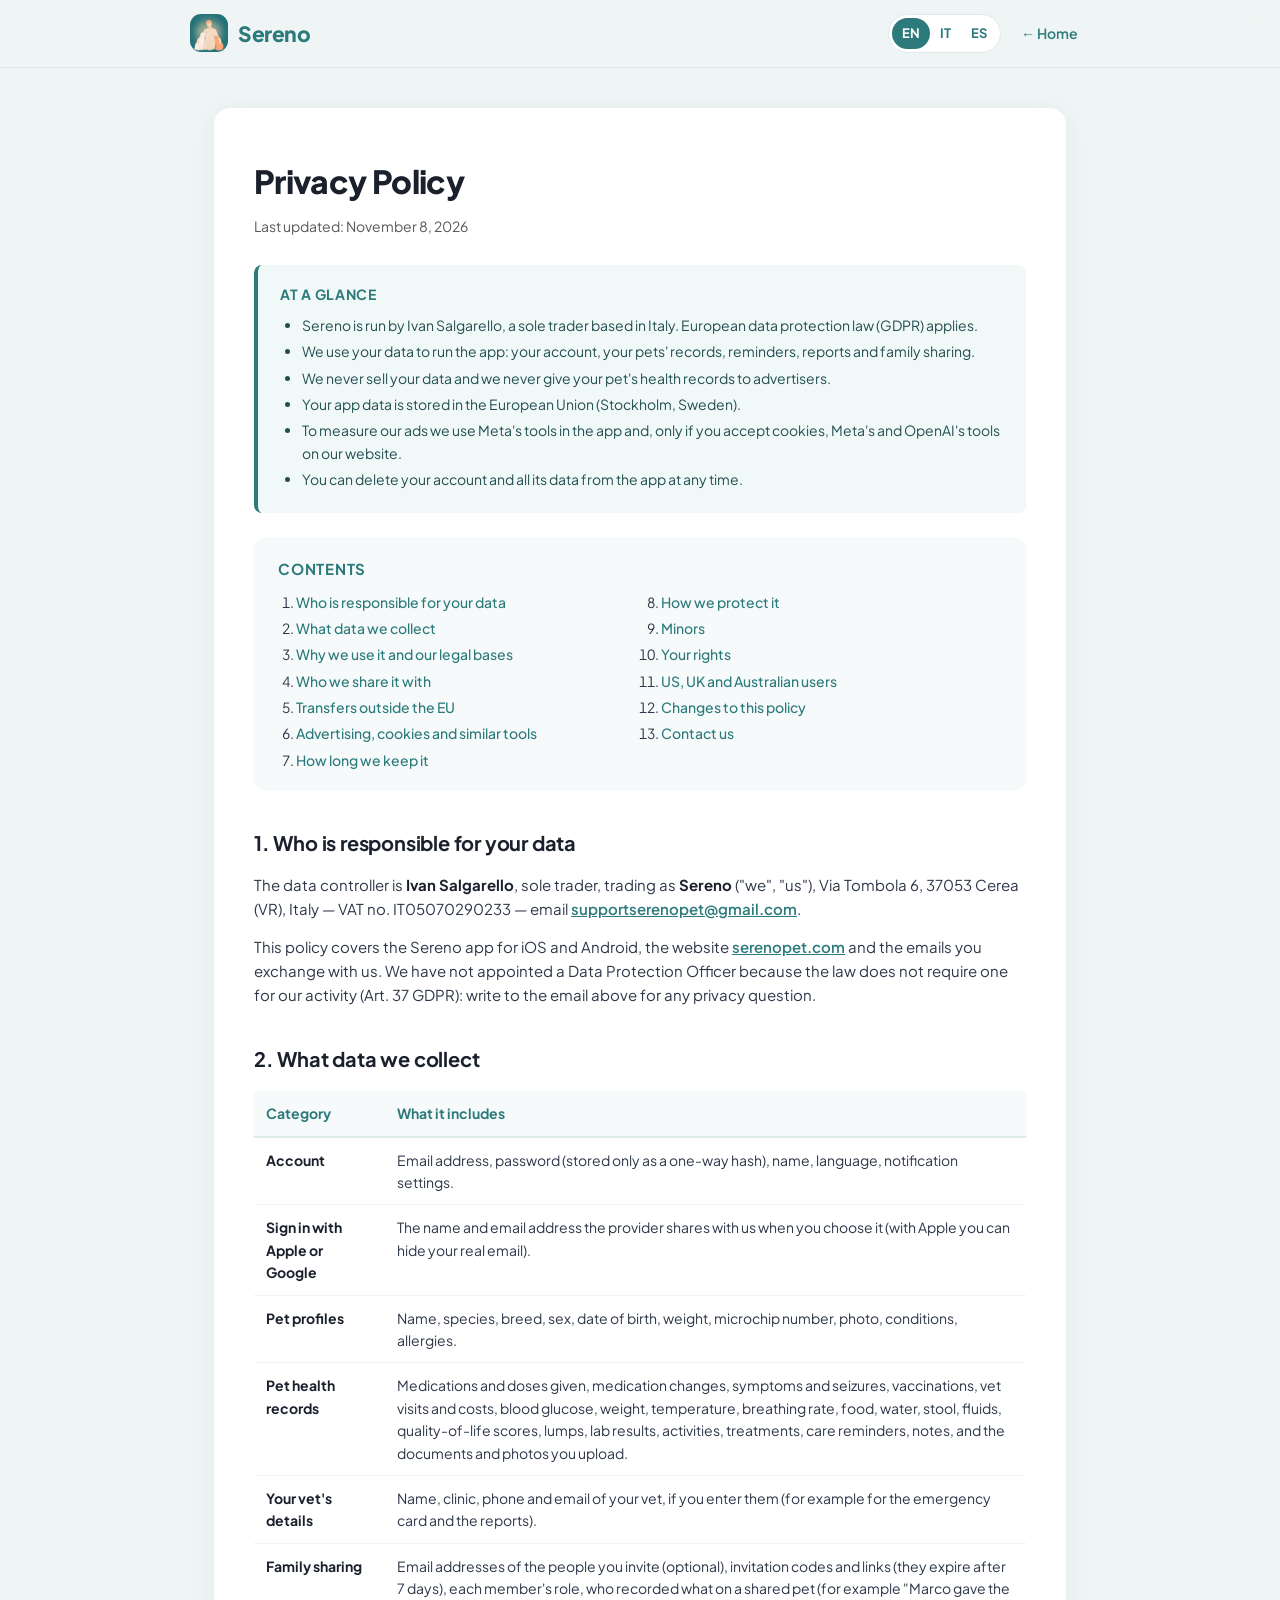
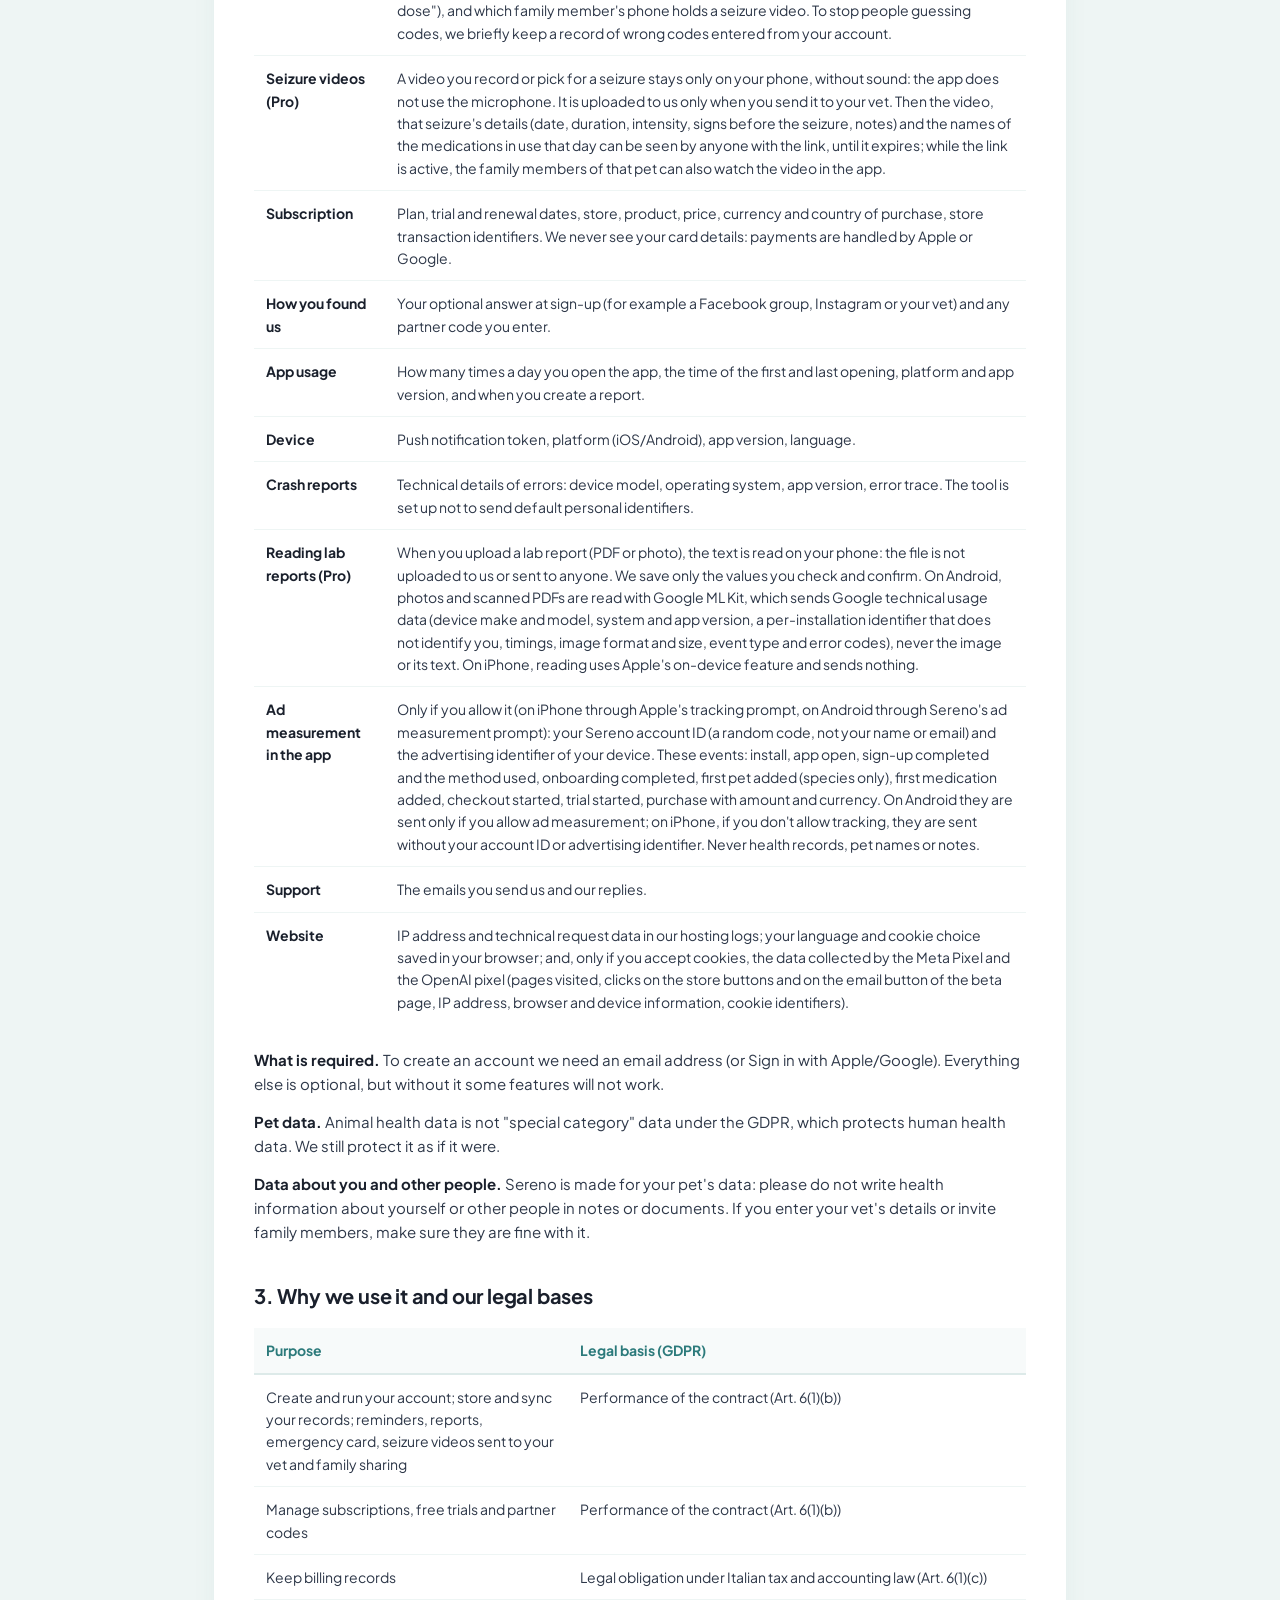
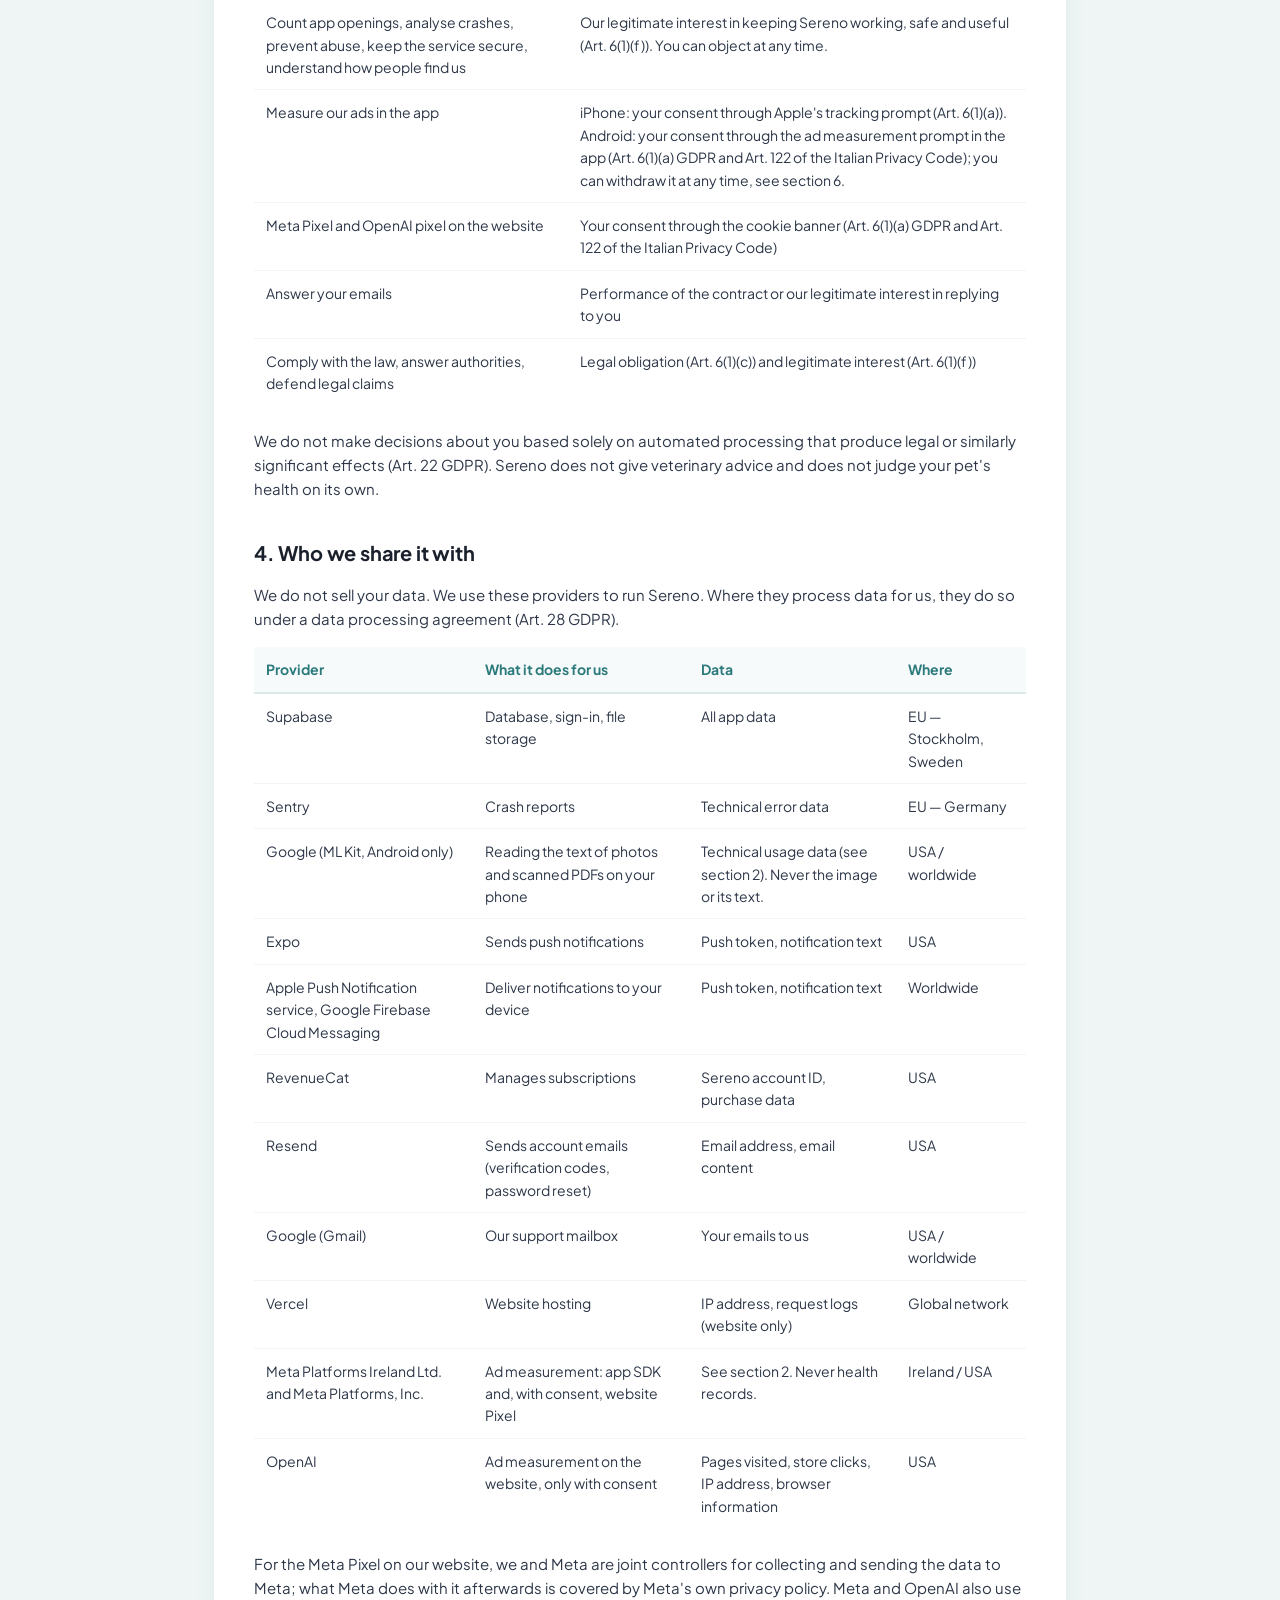
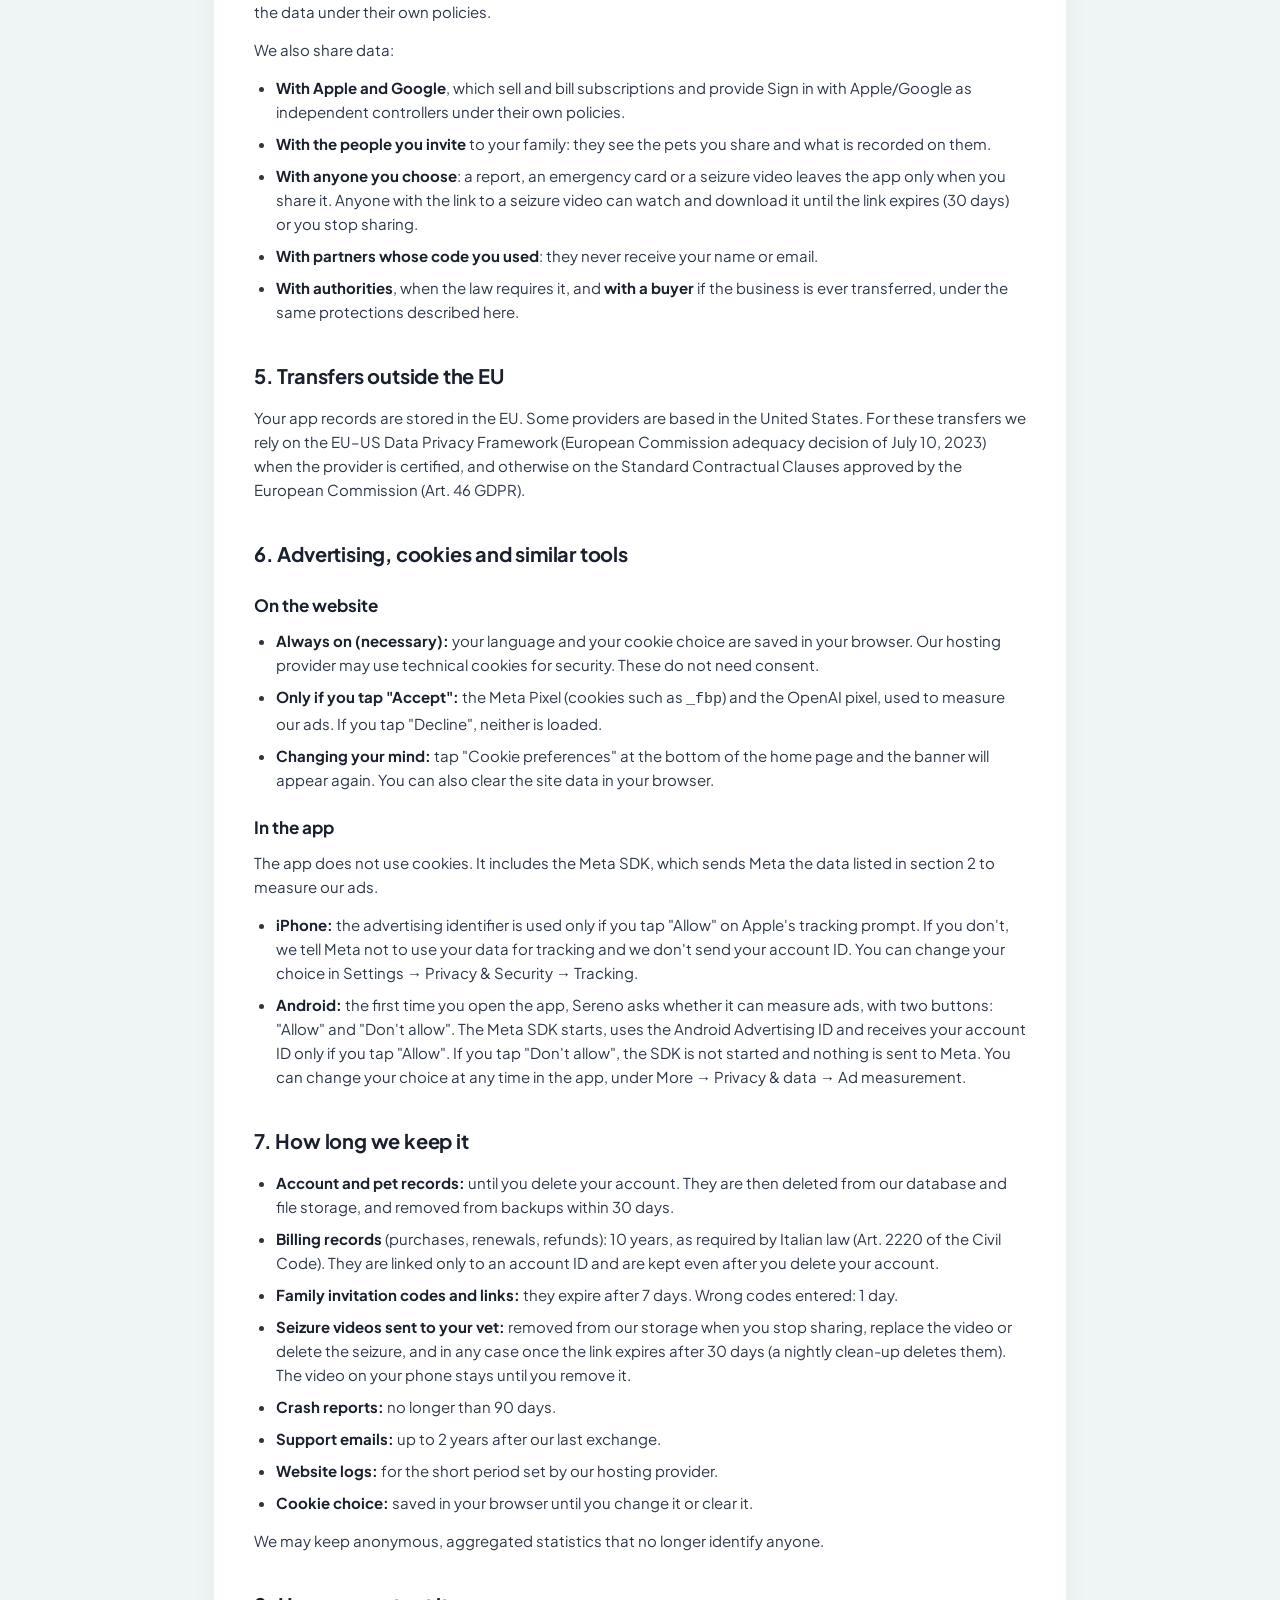
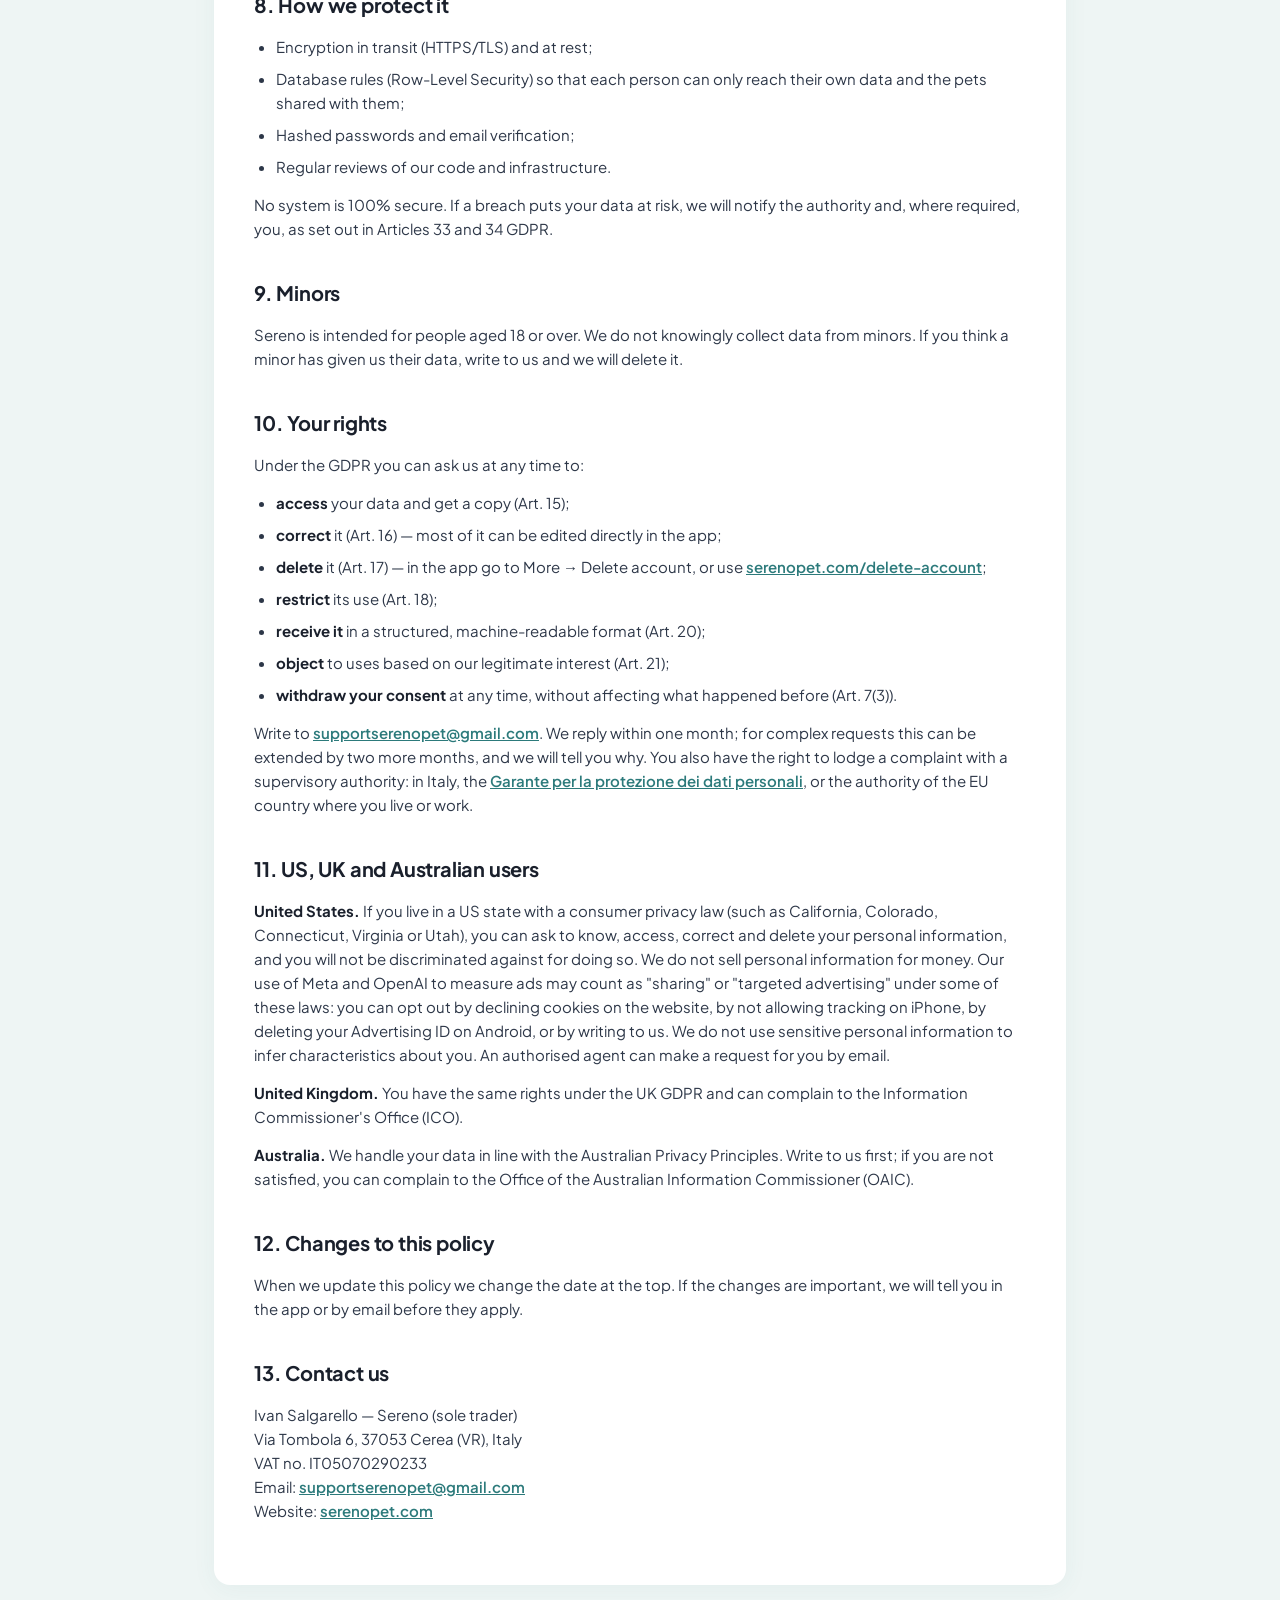
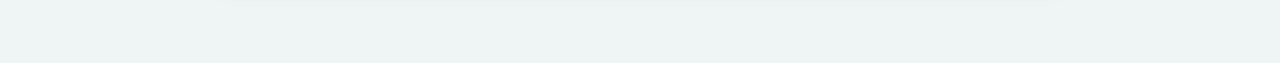
<file: privacy.html>
<!DOCTYPE html>
<html lang="en">
<head>
  <meta charset="UTF-8">
  <meta name="viewport" content="width=device-width, initial-scale=1.0">
  <title>Privacy Policy — Sereno</title>
  <meta name="description" content="Sereno Privacy Policy: what data we collect, why, who we share it with and your rights under the GDPR.">
  <meta name="robots" content="index, follow">
  <link rel="stylesheet" href="/css/fonts.css">
  <style>
    * { box-sizing: border-box; margin: 0; padding: 0; }
    html { scroll-behavior: smooth; }
    body { font-family: 'Plus Jakarta Sans', -apple-system, BlinkMacSystemFont, 'Segoe UI', Roboto, sans-serif; background: #eef5f4; color: #1a202c; line-height: 1.6; min-height: 100vh; }
    .sereno-nav { position: sticky; top: 0; background: rgba(238, 245, 244, 0.9); backdrop-filter: blur(12px); -webkit-backdrop-filter: blur(12px); border-bottom: 1px solid #ddeae9; padding: 14px 24px; z-index: 100; }
    .sereno-nav-inner { max-width: 900px; margin: 0 auto; display: flex; align-items: center; justify-content: space-between; gap: 12px; }
    .sereno-brand { display: flex; align-items: center; gap: 10px; text-decoration: none; color: #2c7a7b; }
    .sereno-brand-logo { width: 38px; height: 38px; border-radius: 11px; object-fit: cover; }
    .sereno-brand-name { font-size: 21px; font-weight: 800; letter-spacing: -0.02em; color: #2c7a7b; }
    .nav-right { display: flex; align-items: center; gap: 8px; }
    .lang-switch { display: inline-flex; background: #fff; border: 1px solid #ddeae9; border-radius: 9999px; padding: 3px; }
    .lang-switch button { font: inherit; font-size: 13px; font-weight: 700; color: #2c7a7b; background: none; border: 0; border-radius: 9999px; padding: 5px 10px; cursor: pointer; }
    .lang-switch button[aria-pressed="true"] { background: #2c7a7b; color: #fff; }
    .sereno-back { color: #2c7a7b; text-decoration: none; font-weight: 600; font-size: 14px; padding: 8px 12px; border-radius: 9999px; white-space: nowrap; }
    .sereno-back:hover { background: rgba(44, 122, 123, 0.08); }
    main { max-width: 900px; margin: 0 auto; padding: 40px 24px 80px; }
    .sereno-card { background: #fff; border-radius: 16px; padding: 48px 40px; box-shadow: 0 4px 24px rgba(44, 122, 123, 0.06); }
    .sereno-card h1 { font-size: 32px; font-weight: 800; letter-spacing: -0.02em; margin-bottom: 8px; }
    .sereno-card .last-updated { color: #595959; font-size: 14px; margin-bottom: 28px; }
    .sereno-card h2 { font-size: 20px; font-weight: 700; letter-spacing: -0.01em; margin-top: 36px; margin-bottom: 14px; scroll-margin-top: 90px; }
    .sereno-card h3 { font-size: 17px; font-weight: 700; margin-top: 22px; margin-bottom: 10px; }
    .sereno-card p { font-size: 15px; color: #2d3748; margin-bottom: 14px; }
    .sereno-card ul, .sereno-card ol { margin-left: 22px; margin-bottom: 14px; }
    .sereno-card li { font-size: 15px; color: #2d3748; margin-bottom: 8px; }
    .sereno-card a { color: #2c7a7b; text-decoration: underline; font-weight: 600; overflow-wrap: anywhere; }
    .sereno-card strong { font-weight: 700; color: #1a202c; }
    .summary-box { background: #f0f9f7; border-left: 4px solid #2c7a7b; padding: 18px 22px; border-radius: 8px; margin: 16px 0 24px; }
    .summary-box > strong { color: #2c7a7b; display: block; margin-bottom: 8px; font-size: 14px; text-transform: uppercase; letter-spacing: 0.05em; }
    .summary-box ul { margin-bottom: 0; }
    .summary-box li { font-size: 14px; color: #234e51; margin-bottom: 4px; }
    .warn-box { background: #fff5f5; border-left: 4px solid #c53030; padding: 18px 22px; border-radius: 8px; margin: 16px 0 20px; }
    .warn-box p { color: #742a2a; margin-bottom: 8px; }
    .warn-box p:last-child { margin-bottom: 0; }
    .table-wrap { overflow-x: auto; margin: 16px 0 24px; }
    .data-table { width: 100%; border-collapse: collapse; font-size: 14px; }
    .data-table th { background: #f7fafa; color: #2c7a7b; text-align: left; padding: 11px 12px; font-weight: 700; border-bottom: 2px solid #ddeae9; }
    .data-table td { padding: 11px 12px; border-bottom: 1px solid #eef5f4; vertical-align: top; color: #2d3748; }
    .data-table tr:last-child td { border-bottom: none; }
    .sereno-toc { background: #f7fafa; border-radius: 12px; padding: 20px 24px; margin: 24px 0 32px; }
    .sereno-toc h3 { margin-top: 0; font-size: 15px; color: #2c7a7b; text-transform: uppercase; letter-spacing: 0.05em; }
    .sereno-toc ol { margin-left: 18px; margin-bottom: 0; columns: 2; column-gap: 24px; }
    .sereno-toc li { font-size: 14px; margin-bottom: 4px; break-inside: avoid; }
    .sereno-toc a { text-decoration: none; font-weight: 500; }
    .sereno-toc a:hover { text-decoration: underline; }
    .company { font-size: 14px; color: #4a5568; }
    [hidden] { display: none !important; }
    @media (max-width: 768px) {
      .sereno-nav { padding: 10px 14px; }
      .sereno-brand-name { display: none; }
      .sereno-back { font-size: 13px; padding: 6px 8px; }
      main { padding: 20px 12px 60px; }
      .sereno-card { padding: 28px 18px; border-radius: 12px; }
      .sereno-card h1 { font-size: 26px; }
      .sereno-card h2 { font-size: 18px; }
      .sereno-toc ol { columns: 1; }
      .data-table { font-size: 13px; }
      .data-table th, .data-table td { padding: 9px 8px; }
    }
  </style>
</head>
<body>
  <nav class="sereno-nav">
    <div class="sereno-nav-inner">
      <a href="/" class="sereno-brand" aria-label="Sereno home">
        <img src="/assets/logo-192.png" class="sereno-brand-logo" alt="Sereno" width="38" height="38">
        <span class="sereno-brand-name">Sereno</span>
      </a>
      <div class="nav-right">
        <div class="lang-switch" role="group" aria-label="Language">
          <button type="button" data-set="en" aria-pressed="true">EN</button>
          <button type="button" data-set="it" aria-pressed="false">IT</button>
          <button type="button" data-set="es" aria-pressed="false">ES</button>
        </div>
        <a href="/" class="sereno-back"><span data-lang="en">← Home</span><span data-lang="it" hidden>← Home</span><span data-lang="es" hidden>← Inicio</span></a>
      </div>
    </div>
  </nav>
  <main>
    <article class="sereno-card" data-lang="en" lang="en">
      <h1>Privacy Policy</h1>
      <p class="last-updated">Last updated: November 8, 2026</p>

      <div class="summary-box">
        <strong>At a glance</strong>
        <ul>
          <li>Sereno is run by Ivan Salgarello, a sole trader based in Italy. European data protection law (GDPR) applies.</li>
          <li>We use your data to run the app: your account, your pets' records, reminders, reports and family sharing.</li>
          <li>We never sell your data and we never give your pet's health records to advertisers.</li>
          <li>Your app data is stored in the European Union (Stockholm, Sweden).</li>
          <li>To measure our ads we use Meta's tools in the app and, only if you accept cookies, Meta's and OpenAI's tools on our website.</li>
          <li>You can delete your account and all its data from the app at any time.</li>
        </ul>
      </div>

      <div class="sereno-toc">
        <h3>Contents</h3>
        <ol>
          <li><a href="#en-who">Who is responsible for your data</a></li>
          <li><a href="#en-collect">What data we collect</a></li>
          <li><a href="#en-why">Why we use it and our legal bases</a></li>
          <li><a href="#en-share">Who we share it with</a></li>
          <li><a href="#en-transfers">Transfers outside the EU</a></li>
          <li><a href="#en-ads">Advertising, cookies and similar tools</a></li>
          <li><a href="#en-retention">How long we keep it</a></li>
          <li><a href="#en-security">How we protect it</a></li>
          <li><a href="#en-minors">Minors</a></li>
          <li><a href="#en-rights">Your rights</a></li>
          <li><a href="#en-us">US, UK and Australian users</a></li>
          <li><a href="#en-changes">Changes to this policy</a></li>
          <li><a href="#en-contact">Contact us</a></li>
        </ol>
      </div>

      <h2 id="en-who">1. Who is responsible for your data</h2>
      <p>The data controller is <strong>Ivan Salgarello</strong>, sole trader, trading as <strong>Sereno</strong> ("we", "us"), Via Tombola 6, 37053 Cerea (VR), Italy — VAT no. IT05070290233 — email <a href="mailto:supportserenopet@gmail.com">supportserenopet@gmail.com</a>.</p>
      <p>This policy covers the Sereno app for iOS and Android, the website <a href="https://www.serenopet.com">serenopet.com</a> and the emails you exchange with us. We have not appointed a Data Protection Officer because the law does not require one for our activity (Art. 37 GDPR): write to the email above for any privacy question.</p>

      <h2 id="en-collect">2. What data we collect</h2>
      <div class="table-wrap">
      <table class="data-table">
        <thead><tr><th>Category</th><th>What it includes</th></tr></thead>
        <tbody>
          <tr><td><strong>Account</strong></td><td>Email address, password (stored only as a one-way hash), name, language, notification settings.</td></tr>
          <tr><td><strong>Sign in with Apple or Google</strong></td><td>The name and email address the provider shares with us when you choose it (with Apple you can hide your real email).</td></tr>
          <tr><td><strong>Pet profiles</strong></td><td>Name, species, breed, sex, date of birth, weight, microchip number, photo, conditions, allergies.</td></tr>
          <tr><td><strong>Pet health records</strong></td><td>Medications and doses given, medication changes, symptoms and seizures, vaccinations, vet visits and costs, blood glucose, weight, temperature, breathing rate, food, water, stool, fluids, quality-of-life scores, lumps, lab results, activities, treatments, care reminders, notes, and the documents and photos you upload.</td></tr>
          <tr><td><strong>Your vet's details</strong></td><td>Name, clinic, phone and email of your vet, if you enter them (for example for the emergency card and the reports).</td></tr>
          <tr><td><strong>Family sharing</strong></td><td>Email addresses of the people you invite (optional), invitation codes and links (they expire after 7 days), each member's role, who recorded what on a shared pet (for example "Marco gave the dose"), and which family member's phone holds a seizure video. To stop people guessing codes, we briefly keep a record of wrong codes entered from your account.</td></tr>
          <tr><td><strong>Seizure videos (Pro)</strong></td><td>A video you record or pick for a seizure stays only on your phone, without sound: the app does not use the microphone. It is uploaded to us only when you send it to your vet. Then the video, that seizure's details (date, duration, intensity, signs before the seizure, notes) and the names of the medications in use that day can be seen by anyone with the link, until it expires; while the link is active, the family members of that pet can also watch the video in the app.</td></tr>
          <tr><td><strong>Subscription</strong></td><td>Plan, trial and renewal dates, store, product, price, currency and country of purchase, store transaction identifiers. We never see your card details: payments are handled by Apple or Google.</td></tr>
          <tr><td><strong>How you found us</strong></td><td>Your optional answer at sign-up (for example a Facebook group, Instagram or your vet) and any partner code you enter.</td></tr>
          <tr><td><strong>App usage</strong></td><td>How many times a day you open the app, the time of the first and last opening, platform and app version, and when you create a report.</td></tr>
          <tr><td><strong>Device</strong></td><td>Push notification token, platform (iOS/Android), app version, language.</td></tr>
          <tr><td><strong>Crash reports</strong></td><td>Technical details of errors: device model, operating system, app version, error trace. The tool is set up not to send default personal identifiers.</td></tr>
          <tr><td><strong>Reading lab reports (Pro)</strong></td><td>When you upload a lab report (PDF or photo), the text is read on your phone: the file is not uploaded to us or sent to anyone. We save only the values you check and confirm. On Android, photos and scanned PDFs are read with Google ML Kit, which sends Google technical usage data (device make and model, system and app version, a per-installation identifier that does not identify you, timings, image format and size, event type and error codes), never the image or its text. On iPhone, reading uses Apple's on-device feature and sends nothing.</td></tr>
          <tr><td><strong>Ad measurement in the app</strong></td><td>Only if you allow it (on iPhone through Apple's tracking prompt, on Android through Sereno's ad measurement prompt): your Sereno account ID (a random code, not your name or email) and the advertising identifier of your device. These events: install, app open, sign-up completed and the method used, onboarding completed, first pet added (species only), first medication added, checkout started, trial started, purchase with amount and currency. On Android they are sent only if you allow ad measurement; on iPhone, if you don't allow tracking, they are sent without your account ID or advertising identifier. Never health records, pet names or notes.</td></tr>
          <tr><td><strong>Support</strong></td><td>The emails you send us and our replies.</td></tr>
          <tr><td><strong>Website</strong></td><td>IP address and technical request data in our hosting logs; your language and cookie choice saved in your browser; and, only if you accept cookies, the data collected by the Meta Pixel and the OpenAI pixel (pages visited, clicks on the store buttons and on the email button of the beta page, IP address, browser and device information, cookie identifiers).</td></tr>
        </tbody>
      </table>
      </div>
      <p><strong>What is required.</strong> To create an account we need an email address (or Sign in with Apple/Google). Everything else is optional, but without it some features will not work.</p>
      <p><strong>Pet data.</strong> Animal health data is not "special category" data under the GDPR, which protects human health data. We still protect it as if it were.</p>
      <p><strong>Data about you and other people.</strong> Sereno is made for your pet's data: please do not write health information about yourself or other people in notes or documents. If you enter your vet's details or invite family members, make sure they are fine with it.</p>

      <h2 id="en-why">3. Why we use it and our legal bases</h2>
      <div class="table-wrap">
      <table class="data-table">
        <thead><tr><th>Purpose</th><th>Legal basis (GDPR)</th></tr></thead>
        <tbody>
          <tr><td>Create and run your account; store and sync your records; reminders, reports, emergency card, seizure videos sent to your vet and family sharing</td><td>Performance of the contract (Art. 6(1)(b))</td></tr>
          <tr><td>Manage subscriptions, free trials and partner codes</td><td>Performance of the contract (Art. 6(1)(b))</td></tr>
          <tr><td>Keep billing records</td><td>Legal obligation under Italian tax and accounting law (Art. 6(1)(c))</td></tr>
          <tr><td>Count app openings, analyse crashes, prevent abuse, keep the service secure, understand how people find us</td><td>Our legitimate interest in keeping Sereno working, safe and useful (Art. 6(1)(f)). You can object at any time.</td></tr>
          <tr><td>Measure our ads in the app</td><td>iPhone: your consent through Apple's tracking prompt (Art. 6(1)(a)). Android: your consent through the ad measurement prompt in the app (Art. 6(1)(a) GDPR and Art. 122 of the Italian Privacy Code); you can withdraw it at any time, see section 6.</td></tr>
          <tr><td>Meta Pixel and OpenAI pixel on the website</td><td>Your consent through the cookie banner (Art. 6(1)(a) GDPR and Art. 122 of the Italian Privacy Code)</td></tr>
          <tr><td>Answer your emails</td><td>Performance of the contract or our legitimate interest in replying to you</td></tr>
          <tr><td>Comply with the law, answer authorities, defend legal claims</td><td>Legal obligation (Art. 6(1)(c)) and legitimate interest (Art. 6(1)(f))</td></tr>
        </tbody>
      </table>
      </div>
      <p>We do not make decisions about you based solely on automated processing that produce legal or similarly significant effects (Art. 22 GDPR). Sereno does not give veterinary advice and does not judge your pet's health on its own.</p>

      <h2 id="en-share">4. Who we share it with</h2>
      <p>We do not sell your data. We use these providers to run Sereno. Where they process data for us, they do so under a data processing agreement (Art. 28 GDPR).</p>
      <div class="table-wrap">
      <table class="data-table">
        <thead><tr><th>Provider</th><th>What it does for us</th><th>Data</th><th>Where</th></tr></thead>
        <tbody>
          <tr><td>Supabase</td><td>Database, sign-in, file storage</td><td>All app data</td><td>EU — Stockholm, Sweden</td></tr>
          <tr><td>Sentry</td><td>Crash reports</td><td>Technical error data</td><td>EU — Germany</td></tr>
          <tr><td>Google (ML Kit, Android only)</td><td>Reading the text of photos and scanned PDFs on your phone</td><td>Technical usage data (see section 2). Never the image or its text.</td><td>USA / worldwide</td></tr>
          <tr><td>Expo</td><td>Sends push notifications</td><td>Push token, notification text</td><td>USA</td></tr>
          <tr><td>Apple Push Notification service, Google Firebase Cloud Messaging</td><td>Deliver notifications to your device</td><td>Push token, notification text</td><td>Worldwide</td></tr>
          <tr><td>RevenueCat</td><td>Manages subscriptions</td><td>Sereno account ID, purchase data</td><td>USA</td></tr>
          <tr><td>Resend</td><td>Sends account emails (verification codes, password reset)</td><td>Email address, email content</td><td>USA</td></tr>
          <tr><td>Google (Gmail)</td><td>Our support mailbox</td><td>Your emails to us</td><td>USA / worldwide</td></tr>
          <tr><td>Vercel</td><td>Website hosting</td><td>IP address, request logs (website only)</td><td>Global network</td></tr>
          <tr><td>Meta Platforms Ireland Ltd. and Meta Platforms, Inc.</td><td>Ad measurement: app SDK and, with consent, website Pixel</td><td>See section 2. Never health records.</td><td>Ireland / USA</td></tr>
          <tr><td>OpenAI</td><td>Ad measurement on the website, only with consent</td><td>Pages visited, store clicks, IP address, browser information</td><td>USA</td></tr>
        </tbody>
      </table>
      </div>
      <p>For the Meta Pixel on our website, we and Meta are joint controllers for collecting and sending the data to Meta; what Meta does with it afterwards is covered by Meta's own privacy policy. Meta and OpenAI also use the data under their own policies.</p>
      <p>We also share data:</p>
      <ul>
        <li><strong>With Apple and Google</strong>, which sell and bill subscriptions and provide Sign in with Apple/Google as independent controllers under their own policies.</li>
        <li><strong>With the people you invite</strong> to your family: they see the pets you share and what is recorded on them.</li>
        <li><strong>With anyone you choose</strong>: a report, an emergency card or a seizure video leaves the app only when you share it. Anyone with the link to a seizure video can watch and download it until the link expires (30 days) or you stop sharing.</li>
        <li><strong>With partners whose code you used</strong>: they never receive your name or email.</li>
        <li><strong>With authorities</strong>, when the law requires it, and <strong>with a buyer</strong> if the business is ever transferred, under the same protections described here.</li>
      </ul>

      <h2 id="en-transfers">5. Transfers outside the EU</h2>
      <p>Your app records are stored in the EU. Some providers are based in the United States. For these transfers we rely on the EU–US Data Privacy Framework (European Commission adequacy decision of July 10, 2023) when the provider is certified, and otherwise on the Standard Contractual Clauses approved by the European Commission (Art. 46 GDPR).</p>

      <h2 id="en-ads">6. Advertising, cookies and similar tools</h2>
      <h3>On the website</h3>
      <ul>
        <li><strong>Always on (necessary):</strong> your language and your cookie choice are saved in your browser. Our hosting provider may use technical cookies for security. These do not need consent.</li>
        <li><strong>Only if you tap "Accept":</strong> the Meta Pixel (cookies such as <code>_fbp</code>) and the OpenAI pixel, used to measure our ads. If you tap "Decline", neither is loaded.</li>
        <li><strong>Changing your mind:</strong> tap "Cookie preferences" at the bottom of the home page and the banner will appear again. You can also clear the site data in your browser.</li>
      </ul>
      <h3>In the app</h3>
      <p>The app does not use cookies. It includes the Meta SDK, which sends Meta the data listed in section 2 to measure our ads.</p>
      <ul>
        <li><strong>iPhone:</strong> the advertising identifier is used only if you tap "Allow" on Apple's tracking prompt. If you don't, we tell Meta not to use your data for tracking and we don't send your account ID. You can change your choice in Settings → Privacy &amp; Security → Tracking.</li>
        <li><strong>Android:</strong> the first time you open the app, Sereno asks whether it can measure ads, with two buttons: "Allow" and "Don't allow". The Meta SDK starts, uses the Android Advertising ID and receives your account ID only if you tap "Allow". If you tap "Don't allow", the SDK is not started and nothing is sent to Meta. You can change your choice at any time in the app, under More → Privacy &amp; data → Ad measurement.</li>
      </ul>

      <h2 id="en-retention">7. How long we keep it</h2>
      <ul>
        <li><strong>Account and pet records:</strong> until you delete your account. They are then deleted from our database and file storage, and removed from backups within 30 days.</li>
        <li><strong>Billing records</strong> (purchases, renewals, refunds): 10 years, as required by Italian law (Art. 2220 of the Civil Code). They are linked only to an account ID and are kept even after you delete your account.</li>
        <li><strong>Family invitation codes and links:</strong> they expire after 7 days. Wrong codes entered: 1 day.</li>
        <li><strong>Seizure videos sent to your vet:</strong> removed from our storage when you stop sharing, replace the video or delete the seizure, and in any case once the link expires after 30 days (a nightly clean-up deletes them). The video on your phone stays until you remove it.</li>
        <li><strong>Crash reports:</strong> no longer than 90 days.</li>
        <li><strong>Support emails:</strong> up to 2 years after our last exchange.</li>
        <li><strong>Website logs:</strong> for the short period set by our hosting provider.</li>
        <li><strong>Cookie choice:</strong> saved in your browser until you change it or clear it.</li>
      </ul>
      <p>We may keep anonymous, aggregated statistics that no longer identify anyone.</p>

      <h2 id="en-security">8. How we protect it</h2>
      <ul>
        <li>Encryption in transit (HTTPS/TLS) and at rest;</li>
        <li>Database rules (Row-Level Security) so that each person can only reach their own data and the pets shared with them;</li>
        <li>Hashed passwords and email verification;</li>
        <li>Regular reviews of our code and infrastructure.</li>
      </ul>
      <p>No system is 100% secure. If a breach puts your data at risk, we will notify the authority and, where required, you, as set out in Articles 33 and 34 GDPR.</p>

      <h2 id="en-minors">9. Minors</h2>
      <p>Sereno is intended for people aged 18 or over. We do not knowingly collect data from minors. If you think a minor has given us their data, write to us and we will delete it.</p>

      <h2 id="en-rights">10. Your rights</h2>
      <p>Under the GDPR you can ask us at any time to:</p>
      <ul>
        <li><strong>access</strong> your data and get a copy (Art. 15);</li>
        <li><strong>correct</strong> it (Art. 16) — most of it can be edited directly in the app;</li>
        <li><strong>delete</strong> it (Art. 17) — in the app go to More → Delete account, or use <a href="/delete-account">serenopet.com/delete-account</a>;</li>
        <li><strong>restrict</strong> its use (Art. 18);</li>
        <li><strong>receive it</strong> in a structured, machine-readable format (Art. 20);</li>
        <li><strong>object</strong> to uses based on our legitimate interest (Art. 21);</li>
        <li><strong>withdraw your consent</strong> at any time, without affecting what happened before (Art. 7(3)).</li>
      </ul>
      <p>Write to <a href="mailto:supportserenopet@gmail.com">supportserenopet@gmail.com</a>. We reply within one month; for complex requests this can be extended by two more months, and we will tell you why. You also have the right to lodge a complaint with a supervisory authority: in Italy, the <a href="https://www.garanteprivacy.it" target="_blank" rel="noopener">Garante per la protezione dei dati personali</a>, or the authority of the EU country where you live or work.</p>

      <h2 id="en-us">11. US, UK and Australian users</h2>
      <p><strong>United States.</strong> If you live in a US state with a consumer privacy law (such as California, Colorado, Connecticut, Virginia or Utah), you can ask to know, access, correct and delete your personal information, and you will not be discriminated against for doing so. We do not sell personal information for money. Our use of Meta and OpenAI to measure ads may count as "sharing" or "targeted advertising" under some of these laws: you can opt out by declining cookies on the website, by not allowing tracking on iPhone, by deleting your Advertising ID on Android, or by writing to us. We do not use sensitive personal information to infer characteristics about you. An authorised agent can make a request for you by email.</p>
      <p><strong>United Kingdom.</strong> You have the same rights under the UK GDPR and can complain to the Information Commissioner's Office (ICO).</p>
      <p><strong>Australia.</strong> We handle your data in line with the Australian Privacy Principles. Write to us first; if you are not satisfied, you can complain to the Office of the Australian Information Commissioner (OAIC).</p>

      <h2 id="en-changes">12. Changes to this policy</h2>
      <p>When we update this policy we change the date at the top. If the changes are important, we will tell you in the app or by email before they apply.</p>

      <h2 id="en-contact">13. Contact us</h2>
      <p class="company">Ivan Salgarello — Sereno (sole trader)<br>Via Tombola 6, 37053 Cerea (VR), Italy<br>VAT no. IT05070290233<br>Email: <a href="mailto:supportserenopet@gmail.com">supportserenopet@gmail.com</a><br>Website: <a href="https://www.serenopet.com">serenopet.com</a></p>
    </article>

    <article class="sereno-card" data-lang="it" lang="it" hidden>
      <h1>Informativa sulla privacy</h1>
      <p class="last-updated">Ultimo aggiornamento: 8 novembre 2026</p>

      <div class="summary-box">
        <strong>In breve</strong>
        <ul>
          <li>Sereno è gestito da Ivan Salgarello, ditta individuale con sede in Italia. Si applica il Regolamento europeo sulla protezione dei dati (GDPR).</li>
          <li>Usiamo i tuoi dati per far funzionare l'app: il tuo account, le schede dei tuoi animali, i promemoria, i referti e la condivisione in famiglia.</li>
          <li>Non vendiamo mai i tuoi dati e non diamo mai i dati sanitari del tuo animale a chi fa pubblicità.</li>
          <li>I dati dell'app sono conservati nell'Unione europea (Stoccolma, Svezia).</li>
          <li>Per misurare le nostre inserzioni usiamo gli strumenti di Meta nell'app e, solo se accetti i cookie, quelli di Meta e di OpenAI sul sito.</li>
          <li>Puoi eliminare il tuo account e tutti i suoi dati dall'app quando vuoi.</li>
        </ul>
      </div>

      <div class="sereno-toc">
        <h3>Indice</h3>
        <ol>
          <li><a href="#it-who">Chi è il titolare dei dati</a></li>
          <li><a href="#it-collect">Quali dati raccogliamo</a></li>
          <li><a href="#it-why">Perché li usiamo e su quale base giuridica</a></li>
          <li><a href="#it-share">Con chi li condividiamo</a></li>
          <li><a href="#it-transfers">Trasferimenti fuori dall'UE</a></li>
          <li><a href="#it-ads">Pubblicità, cookie e strumenti simili</a></li>
          <li><a href="#it-retention">Per quanto tempo li conserviamo</a></li>
          <li><a href="#it-security">Come li proteggiamo</a></li>
          <li><a href="#it-minors">Minori</a></li>
          <li><a href="#it-rights">I tuoi diritti</a></li>
          <li><a href="#it-us">Utenti negli Stati Uniti, nel Regno Unito e in Australia</a></li>
          <li><a href="#it-changes">Modifiche a questa informativa</a></li>
          <li><a href="#it-contact">Contatti</a></li>
        </ol>
      </div>

      <h2 id="it-who">1. Chi è il titolare dei dati</h2>
      <p>Il titolare del trattamento è <strong>Ivan Salgarello</strong>, ditta individuale, che opera con il nome <strong>Sereno</strong> ("noi"), con sede in Via Tombola 6, 37053 Cerea (VR), Italia — P.IVA 05070290233 — email <a href="mailto:supportserenopet@gmail.com">supportserenopet@gmail.com</a>.</p>
      <p>Questa informativa riguarda l'app Sereno per iOS e Android, il sito <a href="https://www.serenopet.com">serenopet.com</a> e le email che ci scambiamo. Non abbiamo nominato un Responsabile della protezione dei dati (DPO) perché per la nostra attività la legge non lo richiede (art. 37 GDPR): per qualunque domanda sulla privacy scrivi all'indirizzo qui sopra.</p>

      <h2 id="it-collect">2. Quali dati raccogliamo</h2>
      <div class="table-wrap">
      <table class="data-table">
        <thead><tr><th>Categoria</th><th>Cosa comprende</th></tr></thead>
        <tbody>
          <tr><td><strong>Account</strong></td><td>Indirizzo email, password (conservata solo in forma cifrata non reversibile), nome, lingua, impostazioni delle notifiche.</td></tr>
          <tr><td><strong>Accesso con Apple o Google</strong></td><td>Il nome e l'indirizzo email che il fornitore ci comunica quando lo scegli (con Apple puoi nascondere la tua email vera).</td></tr>
          <tr><td><strong>Profili degli animali</strong></td><td>Nome, specie, razza, sesso, data di nascita, peso, numero di microchip, foto, patologie, allergie.</td></tr>
          <tr><td><strong>Dati sanitari degli animali</strong></td><td>Farmaci e dosi date, cambi di terapia, sintomi e crisi, vaccinazioni, visite veterinarie e relativi costi, glicemia, peso, temperatura, frequenza respiratoria, cibo, acqua, feci, fluidi, punteggi di qualità della vita, noduli, esami di laboratorio, attività, trattamenti, promemoria di cura, note, e i documenti e le foto che carichi.</td></tr>
          <tr><td><strong>Dati del veterinario</strong></td><td>Nome, clinica, telefono ed email del tuo veterinario, se li inserisci (per esempio per la scheda d'emergenza e i referti).</td></tr>
          <tr><td><strong>Condivisione in famiglia</strong></td><td>Indirizzi email delle persone che inviti (facoltativi), codici e link di invito (scadono dopo 7 giorni), ruolo di ciascun membro, chi ha registrato cosa su un animale condiviso (per esempio "Marco ha dato la dose") e sul telefono di quale familiare c'è il video di una crisi. Per impedire che qualcuno indovini i codici, teniamo per poco tempo traccia dei codici sbagliati inseriti dal tuo account.</td></tr>
          <tr><td><strong>Video delle crisi (Pro)</strong></td><td>Il video che riprendi o scegli per una crisi resta solo sul tuo telefono, senza audio: l'app non usa il microfono. Viene caricato da noi solo quando lo mandi al veterinario. Da quel momento il video, i dati di quella crisi (data, durata, intensità, segni prima della crisi, note) e i nomi dei farmaci in corso quel giorno sono visibili a chi ha il link, fino alla scadenza; finché il link è attivo, anche i familiari di quell'animale possono guardare il video nell'app.</td></tr>
          <tr><td><strong>Abbonamento</strong></td><td>Piano, date di prova e di rinnovo, store, prodotto, prezzo, valuta e paese dell'acquisto, identificativi della transazione nello store. Non vediamo mai i dati della tua carta: i pagamenti li gestiscono Apple o Google.</td></tr>
          <tr><td><strong>Come ci hai conosciuto</strong></td><td>La tua risposta facoltativa all'iscrizione (per esempio un gruppo Facebook, Instagram o il veterinario) e l'eventuale codice partner che inserisci.</td></tr>
          <tr><td><strong>Uso dell'app</strong></td><td>Quante volte al giorno apri l'app, l'ora della prima e dell'ultima apertura, piattaforma e versione dell'app, e quando crei un referto.</td></tr>
          <tr><td><strong>Dispositivo</strong></td><td>Token per le notifiche push, piattaforma (iOS/Android), versione dell'app, lingua.</td></tr>
          <tr><td><strong>Segnalazioni di errore</strong></td><td>Dettagli tecnici degli errori: modello del dispositivo, sistema operativo, versione dell'app, traccia dell'errore. Lo strumento è impostato per non inviare gli identificativi personali predefiniti.</td></tr>
          <tr><td><strong>Lettura dei referti (Pro)</strong></td><td>Quando carichi un referto (PDF o foto), il testo viene letto dentro il tuo telefono: il file non viene caricato da noi né inviato a nessuno. Salviamo solo i valori che controlli e confermi. Su Android foto e PDF scansionati vengono letti con Google ML Kit, che invia a Google dati tecnici di utilizzo (marca e modello del dispositivo, versione del sistema e dell'app, un identificativo legato all'installazione che non ti identifica, tempi, formato e dimensione dell'immagine, tipo di evento e codici di errore), mai l'immagine né il suo testo. Su iPhone la lettura usa la funzione di Apple dentro il telefono e non invia nulla.</td></tr>
          <tr><td><strong>Misurazione pubblicitaria nell'app</strong></td><td>Solo se lo consenti (su iPhone tramite il messaggio di Apple sul tracciamento, su Android tramite il messaggio di Sereno sulla misurazione delle pubblicità): l'ID del tuo account Sereno (un codice casuale, non il tuo nome né la tua email) e l'identificativo pubblicitario del dispositivo. Questi eventi: installazione, apertura dell'app, iscrizione completata e metodo usato, introduzione completata, primo animale aggiunto (solo la specie), primo farmaco aggiunto, acquisto avviato, prova iniziata, acquisto con importo e valuta. Su Android partono solo se consenti la misurazione delle pubblicità; su iPhone, se non consenti il tracciamento, partono senza l'ID dell'account né l'identificativo pubblicitario. Mai dati sanitari, nomi degli animali o note.</td></tr>
          <tr><td><strong>Assistenza</strong></td><td>Le email che ci mandi e le nostre risposte.</td></tr>
          <tr><td><strong>Sito</strong></td><td>Indirizzo IP e dati tecnici delle richieste nei log del nostro hosting; la lingua e la scelta sui cookie salvate nel tuo browser; e, solo se accetti i cookie, i dati raccolti dal Pixel di Meta e dal pixel di OpenAI (pagine visitate, clic sui pulsanti degli store e sul pulsante email della pagina beta, indirizzo IP, informazioni su browser e dispositivo, identificativi dei cookie).</td></tr>
        </tbody>
      </table>
      </div>
      <p><strong>Cosa è obbligatorio.</strong> Per creare un account serve un indirizzo email (oppure l'accesso con Apple/Google). Tutto il resto è facoltativo, ma senza alcune funzioni non funzionano.</p>
      <p><strong>Dati degli animali.</strong> I dati sanitari degli animali non sono "categorie particolari" secondo il GDPR, che tutela i dati sanitari delle persone. Li proteggiamo comunque come se lo fossero.</p>
      <p><strong>Dati su di te e su altre persone.</strong> Sereno è fatto per i dati del tuo animale: non scrivere nelle note o nei documenti informazioni sulla salute tua o di altre persone. Se inserisci i dati del veterinario o inviti familiari, assicurati che siano d'accordo.</p>

      <h2 id="it-why">3. Perché li usiamo e su quale base giuridica</h2>
      <div class="table-wrap">
      <table class="data-table">
        <thead><tr><th>Finalità</th><th>Base giuridica (GDPR)</th></tr></thead>
        <tbody>
          <tr><td>Creare e gestire il tuo account; conservare e sincronizzare i dati; promemoria, referti, scheda d'emergenza, video delle crisi mandati al veterinario e condivisione in famiglia</td><td>Esecuzione del contratto (art. 6.1.b)</td></tr>
          <tr><td>Gestire abbonamenti, prove gratuite e codici partner</td><td>Esecuzione del contratto (art. 6.1.b)</td></tr>
          <tr><td>Conservare i dati di fatturazione</td><td>Obbligo di legge fiscale e contabile italiano (art. 6.1.c)</td></tr>
          <tr><td>Contare le aperture dell'app, analizzare gli errori, prevenire abusi, mantenere il servizio sicuro, capire come ci conoscono le persone</td><td>Nostro legittimo interesse a mantenere Sereno funzionante, sicuro e utile (art. 6.1.f). Puoi opporti in qualsiasi momento.</td></tr>
          <tr><td>Misurare le nostre inserzioni nell'app</td><td>iPhone: il tuo consenso tramite il messaggio di Apple sul tracciamento (art. 6.1.a). Android: il tuo consenso tramite il messaggio dell'app sulla misurazione delle pubblicità (art. 6.1.a GDPR e art. 122 del Codice privacy); puoi revocarlo in qualsiasi momento, vedi sezione 6.</td></tr>
          <tr><td>Pixel di Meta e pixel di OpenAI sul sito</td><td>Il tuo consenso tramite il banner dei cookie (art. 6.1.a GDPR e art. 122 del Codice privacy)</td></tr>
          <tr><td>Rispondere alle tue email</td><td>Esecuzione del contratto o nostro legittimo interesse a risponderti</td></tr>
          <tr><td>Rispettare la legge, rispondere alle autorità, difenderci in giudizio</td><td>Obbligo di legge (art. 6.1.c) e legittimo interesse (art. 6.1.f)</td></tr>
        </tbody>
      </table>
      </div>
      <p>Non prendiamo decisioni su di te basate unicamente su trattamenti automatizzati che producano effetti giuridici o effetti altrettanto significativi (art. 22 GDPR). Sereno non dà consigli veterinari e non giudica da solo la salute del tuo animale.</p>

      <h2 id="it-share">4. Con chi li condividiamo</h2>
      <p>Non vendiamo i tuoi dati. Per far funzionare Sereno usiamo questi fornitori. Quando trattano dati per nostro conto, lo fanno sulla base di un accordo sul trattamento dei dati (art. 28 GDPR).</p>
      <div class="table-wrap">
      <table class="data-table">
        <thead><tr><th>Fornitore</th><th>Cosa fa per noi</th><th>Dati</th><th>Dove</th></tr></thead>
        <tbody>
          <tr><td>Supabase</td><td>Database, accesso, archiviazione dei file</td><td>Tutti i dati dell'app</td><td>UE — Stoccolma, Svezia</td></tr>
          <tr><td>Sentry</td><td>Segnalazioni di errore</td><td>Dati tecnici degli errori</td><td>UE — Germania</td></tr>
          <tr><td>Google (ML Kit, solo Android)</td><td>Lettura del testo di foto e PDF scansionati sul tuo telefono</td><td>Dati tecnici di utilizzo (vedi sezione 2). Mai l'immagine né il suo testo.</td><td>USA / tutto il mondo</td></tr>
          <tr><td>Expo</td><td>Invio delle notifiche push</td><td>Token push, testo della notifica</td><td>USA</td></tr>
          <tr><td>Apple Push Notification service, Google Firebase Cloud Messaging</td><td>Consegna delle notifiche al dispositivo</td><td>Token push, testo della notifica</td><td>Tutto il mondo</td></tr>
          <tr><td>RevenueCat</td><td>Gestione degli abbonamenti</td><td>ID dell'account Sereno, dati d'acquisto</td><td>USA</td></tr>
          <tr><td>Resend</td><td>Invio delle email dell'account (codici di verifica, reimpostazione della password)</td><td>Indirizzo email, contenuto dell'email</td><td>USA</td></tr>
          <tr><td>Google (Gmail)</td><td>La nostra casella di assistenza</td><td>Le email che ci mandi</td><td>USA / tutto il mondo</td></tr>
          <tr><td>Vercel</td><td>Hosting del sito</td><td>Indirizzo IP, log delle richieste (solo sito)</td><td>Rete globale</td></tr>
          <tr><td>Meta Platforms Ireland Ltd. e Meta Platforms, Inc.</td><td>Misurazione pubblicitaria: SDK nell'app e, con consenso, Pixel sul sito</td><td>Vedi sezione 2. Mai dati sanitari.</td><td>Irlanda / USA</td></tr>
          <tr><td>OpenAI</td><td>Misurazione pubblicitaria sul sito, solo con consenso</td><td>Pagine visitate, clic sugli store, indirizzo IP, informazioni sul browser</td><td>USA</td></tr>
        </tbody>
      </table>
      </div>
      <p>Per il Pixel di Meta sul nostro sito, noi e Meta siamo contitolari della raccolta e dell'invio dei dati a Meta; quello che Meta ne fa dopo è regolato dalla sua informativa. Anche Meta e OpenAI usano i dati secondo le proprie informative.</p>
      <p>Condividiamo inoltre i dati:</p>
      <ul>
        <li><strong>con Apple e Google</strong>, che vendono e fatturano gli abbonamenti e offrono l'accesso con Apple/Google come titolari autonomi, secondo le loro informative;</li>
        <li><strong>con le persone che inviti</strong> in famiglia: vedono gli animali che condividi e quello che viene registrato su di loro;</li>
        <li><strong>con chi scegli tu</strong>: un referto, una scheda d'emergenza o il video di una crisi escono dall'app solo quando li condividi. Chi ha il link del video di una crisi può guardarlo e scaricarlo finché il link non scade (30 giorni) o finché non smetti di condividerlo;</li>
        <li><strong>con i partner di cui hai usato il codice</strong>: non ricevono mai il tuo nome né la tua email;</li>
        <li><strong>con le autorità</strong>, quando la legge lo richiede, e <strong>con un acquirente</strong> se l'attività venisse ceduta, con le stesse tutele descritte qui.</li>
      </ul>

      <h2 id="it-transfers">5. Trasferimenti fuori dall'UE</h2>
      <p>I dati dell'app sono conservati nell'UE. Alcuni fornitori hanno sede negli Stati Uniti. Per questi trasferimenti ci basiamo sul Data Privacy Framework UE–USA (decisione di adeguatezza della Commissione europea del 10 luglio 2023) quando il fornitore è certificato, e altrimenti sulle Clausole contrattuali tipo approvate dalla Commissione europea (art. 46 GDPR).</p>

      <h2 id="it-ads">6. Pubblicità, cookie e strumenti simili</h2>
      <h3>Sul sito</h3>
      <ul>
        <li><strong>Sempre attivi (necessari):</strong> la lingua e la tua scelta sui cookie vengono salvate nel browser. Il nostro hosting può usare cookie tecnici per la sicurezza. Questi non richiedono consenso.</li>
        <li><strong>Solo se tocchi "Accetta":</strong> il Pixel di Meta (cookie come <code>_fbp</code>) e il pixel di OpenAI, usati per misurare le nostre inserzioni. Se tocchi "Rifiuta", non viene caricato nessuno dei due.</li>
        <li><strong>Se cambi idea:</strong> tocca "Preferenze cookie" in fondo alla home e il banner ricompare. Puoi anche cancellare i dati del sito dal browser.</li>
      </ul>
      <h3>Nell'app</h3>
      <p>L'app non usa cookie. Contiene l'SDK di Meta, che invia a Meta i dati elencati nella sezione 2 per misurare le nostre inserzioni.</p>
      <ul>
        <li><strong>iPhone:</strong> l'identificativo pubblicitario viene usato solo se tocchi "Consenti" nel messaggio di Apple sul tracciamento. Se non lo fai, chiediamo a Meta di non usare i tuoi dati per il tracciamento e non inviamo l'ID del tuo account. Puoi cambiare scelta in Impostazioni → Privacy e sicurezza → Tracciamento.</li>
        <li><strong>Android:</strong> la prima volta che apri l'app, Sereno ti chiede se può misurare le pubblicità, con due pulsanti: "Consenti" e "Non consentire". L'SDK di Meta si avvia, usa l'ID pubblicità di Android e riceve l'ID del tuo account solo se tocchi "Consenti". Se tocchi "Non consentire", l'SDK non si avvia e a Meta non viene inviato nulla. Puoi cambiare scelta in qualsiasi momento nell'app, in Altro → Privacy e dati → Misurazione delle pubblicità.</li>
      </ul>

      <h2 id="it-retention">7. Per quanto tempo li conserviamo</h2>
      <ul>
        <li><strong>Account e dati degli animali:</strong> finché non elimini l'account. Poi vengono cancellati dal database e dall'archivio dei file, e dai backup entro 30 giorni.</li>
        <li><strong>Dati di fatturazione</strong> (acquisti, rinnovi, rimborsi): 10 anni, come richiesto dalla legge italiana (art. 2220 del Codice civile). Sono collegati solo a un ID di account e restano anche dopo l'eliminazione dell'account.</li>
        <li><strong>Codici e link di invito in famiglia:</strong> scadono dopo 7 giorni. Codici sbagliati inseriti: 1 giorno.</li>
        <li><strong>Video delle crisi mandati al veterinario:</strong> tolti dal nostro archivio quando smetti di condividerli, sostituisci il video o cancelli la crisi, e comunque alla scadenza del link dopo 30 giorni (li cancella una pulizia notturna). Il video sul tuo telefono resta finché non lo togli tu.</li>
        <li><strong>Segnalazioni di errore:</strong> non oltre 90 giorni.</li>
        <li><strong>Email di assistenza:</strong> fino a 2 anni dall'ultimo scambio.</li>
        <li><strong>Log del sito:</strong> per il breve periodo stabilito dal nostro hosting.</li>
        <li><strong>Scelta sui cookie:</strong> salvata nel browser finché non la cambi o la cancelli.</li>
      </ul>
      <p>Possiamo conservare statistiche anonime e aggregate che non identificano più nessuno.</p>

      <h2 id="it-security">8. Come li proteggiamo</h2>
      <ul>
        <li>Cifratura durante la trasmissione (HTTPS/TLS) e a riposo;</li>
        <li>Regole del database (Row-Level Security) per cui ogni persona può raggiungere solo i propri dati e gli animali condivisi con lei;</li>
        <li>Password cifrate e verifica dell'email;</li>
        <li>Controlli periodici del codice e dell'infrastruttura.</li>
      </ul>
      <p>Nessun sistema è sicuro al 100%. Se una violazione mettesse a rischio i tuoi dati, informeremo l'autorità e, quando previsto, anche te, come stabilito dagli articoli 33 e 34 del GDPR.</p>

      <h2 id="it-minors">9. Minori</h2>
      <p>Sereno è pensato per persone maggiorenni. Non raccogliamo consapevolmente dati di minori. Se pensi che un minore ci abbia dato i suoi dati, scrivici e li cancelleremo.</p>

      <h2 id="it-rights">10. I tuoi diritti</h2>
      <p>Secondo il GDPR puoi chiederci in qualsiasi momento di:</p>
      <ul>
        <li><strong>accedere</strong> ai tuoi dati e averne una copia (art. 15);</li>
        <li><strong>correggerli</strong> (art. 16) — la maggior parte si modifica direttamente nell'app;</li>
        <li><strong>cancellarli</strong> (art. 17) — nell'app vai su Altro → Elimina account, oppure usa <a href="/delete-account">serenopet.com/delete-account</a>;</li>
        <li><strong>limitarne</strong> l'uso (art. 18);</li>
        <li><strong>riceverli</strong> in un formato strutturato e leggibile da un computer (art. 20);</li>
        <li><strong>opporti</strong> agli usi basati sul nostro legittimo interesse (art. 21);</li>
        <li><strong>revocare il consenso</strong> in qualsiasi momento, senza effetti su quanto avvenuto prima (art. 7.3).</li>
      </ul>
      <p>Scrivi a <a href="mailto:supportserenopet@gmail.com">supportserenopet@gmail.com</a>. Rispondiamo entro un mese; per le richieste complesse il termine può essere esteso di altri due mesi, e ti diremo perché. Hai anche il diritto di presentare reclamo a un'autorità di controllo: in Italia il <a href="https://www.garanteprivacy.it" target="_blank" rel="noopener">Garante per la protezione dei dati personali</a>, oppure l'autorità del paese UE in cui vivi o lavori.</p>

      <h2 id="it-us">11. Utenti negli Stati Uniti, nel Regno Unito e in Australia</h2>
      <p><strong>Stati Uniti.</strong> Se vivi in uno stato con una legge sulla privacy dei consumatori (come California, Colorado, Connecticut, Virginia o Utah), puoi chiedere di conoscere, consultare, correggere e cancellare i tuoi dati personali, senza essere discriminato per averlo fatto. Non vendiamo dati personali in cambio di denaro. L'uso di Meta e OpenAI per misurare le inserzioni può valere come "condivisione" o "pubblicità mirata" secondo alcune di queste leggi: puoi rifiutarlo non accettando i cookie sul sito, non consentendo il tracciamento su iPhone, eliminando l'ID pubblicità su Android, oppure scrivendoci. Non usiamo dati personali sensibili per dedurre caratteristiche su di te. Un agente autorizzato può fare una richiesta per te via email.</p>
      <p><strong>Regno Unito.</strong> Hai gli stessi diritti secondo lo UK GDPR e puoi presentare reclamo all'Information Commissioner's Office (ICO).</p>
      <p><strong>Australia.</strong> Trattiamo i tuoi dati secondo gli Australian Privacy Principles. Scrivi prima a noi; se non sei soddisfatto, puoi presentare reclamo all'Office of the Australian Information Commissioner (OAIC).</p>

      <h2 id="it-changes">12. Modifiche a questa informativa</h2>
      <p>Quando aggiorniamo questa informativa cambiamo la data in alto. Se le modifiche sono importanti, te lo diciamo nell'app o via email prima che si applichino.</p>

      <h2 id="it-contact">13. Contatti</h2>
      <p class="company">Ivan Salgarello — Sereno (ditta individuale)<br>Via Tombola 6, 37053 Cerea (VR), Italia<br>P.IVA 05070290233<br>Email: <a href="mailto:supportserenopet@gmail.com">supportserenopet@gmail.com</a><br>Sito: <a href="https://www.serenopet.com">serenopet.com</a></p>
    </article>

    <article class="sereno-card" data-lang="es" lang="es" hidden>
      <h1>Política de privacidad</h1>
      <p class="last-updated">Última actualización: 8 de noviembre de 2026</p>

      <div class="summary-box">
        <strong>En resumen</strong>
        <ul>
          <li>Sereno está gestionado por Ivan Salgarello, empresario individual con sede en Italia. Se aplica el Reglamento europeo de protección de datos (RGPD).</li>
          <li>Usamos tus datos para que la app funcione: tu cuenta, las fichas de tus mascotas, los recordatorios, los informes y el uso compartido en familia.</li>
          <li>Nunca vendemos tus datos y nunca damos los datos de salud de tu mascota a anunciantes.</li>
          <li>Los datos de la app se guardan en la Unión Europea (Estocolmo, Suecia).</li>
          <li>Para medir nuestros anuncios usamos las herramientas de Meta en la app y, solo si aceptas las cookies, las de Meta y OpenAI en la web.</li>
          <li>Puedes eliminar tu cuenta y todos sus datos desde la app cuando quieras.</li>
        </ul>
      </div>

      <div class="sereno-toc">
        <h3>Índice</h3>
        <ol>
          <li><a href="#es-who">Responsable de tus datos</a></li>
          <li><a href="#es-collect">Qué datos recogemos</a></li>
          <li><a href="#es-why">Para qué los usamos y con qué base jurídica</a></li>
          <li><a href="#es-share">Con quién los compartimos</a></li>
          <li><a href="#es-transfers">Transferencias fuera de la UE</a></li>
          <li><a href="#es-ads">Publicidad, cookies y herramientas similares</a></li>
          <li><a href="#es-retention">Cuánto tiempo los conservamos</a></li>
          <li><a href="#es-security">Cómo los protegemos</a></li>
          <li><a href="#es-minors">Menores</a></li>
          <li><a href="#es-rights">Tus derechos</a></li>
          <li><a href="#es-us">Usuarios en Estados Unidos, Reino Unido y Australia</a></li>
          <li><a href="#es-changes">Cambios en esta política</a></li>
          <li><a href="#es-contact">Contacto</a></li>
        </ol>
      </div>

      <h2 id="es-who">1. Responsable de tus datos</h2>
      <p>El responsable del tratamiento es <strong>Ivan Salgarello</strong>, empresario individual, que opera con el nombre <strong>Sereno</strong> ("nosotros"), con domicilio en Via Tombola 6, 37053 Cerea (VR), Italia — NIF-IVA IT05070290233 — correo <a href="mailto:supportserenopet@gmail.com">supportserenopet@gmail.com</a>.</p>
      <p>Esta política cubre la app Sereno para iOS y Android, la web <a href="https://www.serenopet.com">serenopet.com</a> y los correos que intercambias con nosotros. No hemos nombrado un Delegado de Protección de Datos porque la ley no lo exige para nuestra actividad (art. 37 RGPD): para cualquier pregunta sobre privacidad escribe al correo indicado.</p>

      <h2 id="es-collect">2. Qué datos recogemos</h2>
      <div class="table-wrap">
      <table class="data-table">
        <thead><tr><th>Categoría</th><th>Qué incluye</th></tr></thead>
        <tbody>
          <tr><td><strong>Cuenta</strong></td><td>Correo electrónico, contraseña (guardada solo como hash irreversible), nombre, idioma, ajustes de notificaciones.</td></tr>
          <tr><td><strong>Inicio de sesión con Apple o Google</strong></td><td>El nombre y el correo que el proveedor nos comunica cuando lo eliges (con Apple puedes ocultar tu correo real).</td></tr>
          <tr><td><strong>Perfiles de las mascotas</strong></td><td>Nombre, especie, raza, sexo, fecha de nacimiento, peso, número de microchip, foto, enfermedades, alergias.</td></tr>
          <tr><td><strong>Datos de salud de las mascotas</strong></td><td>Medicamentos y dosis dadas, cambios de tratamiento, síntomas y crisis, vacunas, visitas al veterinario y sus costes, glucosa, peso, temperatura, frecuencia respiratoria, comida, agua, heces, fluidos, puntuaciones de calidad de vida, bultos, análisis de laboratorio, actividades, tratamientos, recordatorios de cuidado, notas, y los documentos y fotos que subes.</td></tr>
          <tr><td><strong>Datos de tu veterinario</strong></td><td>Nombre, clínica, teléfono y correo de tu veterinario, si los introduces (por ejemplo para la ficha de emergencia y los informes).</td></tr>
          <tr><td><strong>Uso compartido en familia</strong></td><td>Correos de las personas que invitas (opcionales), códigos y enlaces de invitación (caducan a los 7 días), el rol de cada miembro, quién registró qué en una mascota compartida (por ejemplo "Marco dio la dosis") y en el teléfono de qué familiar está el video de una crisis. Para impedir que alguien adivine los códigos, guardamos durante poco tiempo los códigos incorrectos introducidos desde tu cuenta.</td></tr>
          <tr><td><strong>Videos de las crisis (Pro)</strong></td><td>El video que grabas o eliges para una crisis se queda solo en tu teléfono, sin sonido: la app no usa el micrófono. Solo se sube a nuestros servidores cuando se lo envías al veterinario. Desde ese momento, el video, los datos de esa crisis (fecha, duración, intensidad, signos previos, notas) y los nombres de los medicamentos de ese día son visibles para quien tenga el enlace, hasta que caduque; mientras el enlace esté activo, los familiares de esa mascota también pueden ver el video en la app.</td></tr>
          <tr><td><strong>Suscripción</strong></td><td>Plan, fechas de prueba y renovación, tienda, producto, precio, moneda y país de compra, identificadores de la transacción en la tienda. Nunca vemos los datos de tu tarjeta: los pagos los gestionan Apple o Google.</td></tr>
          <tr><td><strong>Cómo nos conociste</strong></td><td>Tu respuesta opcional al registrarte (por ejemplo un grupo de Facebook, Instagram o tu veterinario) y el código de socio que introduzcas.</td></tr>
          <tr><td><strong>Uso de la app</strong></td><td>Cuántas veces al día abres la app, la hora de la primera y la última apertura, plataforma y versión de la app, y cuándo creas un informe.</td></tr>
          <tr><td><strong>Dispositivo</strong></td><td>Token de notificaciones push, plataforma (iOS/Android), versión de la app, idioma.</td></tr>
          <tr><td><strong>Informes de errores</strong></td><td>Detalles técnicos de los errores: modelo del dispositivo, sistema operativo, versión de la app, traza del error. La herramienta está configurada para no enviar los identificadores personales predeterminados.</td></tr>
          <tr><td><strong>Lectura de informes (Pro)</strong></td><td>Cuando subes un informe (PDF o foto), el texto se lee dentro de tu teléfono: el archivo no se nos sube ni se envía a nadie. Guardamos solo los valores que revisas y confirmas. En Android, las fotos y los PDF escaneados se leen con Google ML Kit, que envía a Google datos técnicos de uso (marca y modelo del dispositivo, versión del sistema y de la app, un identificador de la instalación que no te identifica, tiempos, formato y tamaño de la imagen, tipo de evento y códigos de error), nunca la imagen ni su texto. En iPhone, la lectura usa la función de Apple dentro del teléfono y no envía nada.</td></tr>
          <tr><td><strong>Medición publicitaria en la app</strong></td><td>Solo si lo permites (en iPhone mediante el aviso de rastreo de Apple, en Android mediante el aviso de Sereno sobre la medición de anuncios): el ID de tu cuenta Sereno (un código aleatorio, no tu nombre ni tu correo) y el identificador publicitario del dispositivo. Estos eventos: instalación, apertura de la app, registro completado y método usado, introducción completada, primera mascota añadida (solo la especie), primer medicamento añadido, compra iniciada, prueba iniciada, compra con importe y moneda. En Android solo se envían si permites la medición de anuncios; en iPhone, si no permites el rastreo, se envían sin el ID de tu cuenta ni el identificador publicitario. Nunca datos de salud, nombres de mascotas ni notas.</td></tr>
          <tr><td><strong>Soporte</strong></td><td>Los correos que nos envías y nuestras respuestas.</td></tr>
          <tr><td><strong>Web</strong></td><td>Dirección IP y datos técnicos de las solicitudes en los registros de nuestro alojamiento; tu idioma y tu elección sobre cookies guardados en tu navegador; y, solo si aceptas las cookies, los datos recogidos por el Píxel de Meta y el píxel de OpenAI (páginas visitadas, clics en los botones de las tiendas y en el botón de correo de la página beta, dirección IP, información del navegador y del dispositivo, identificadores de cookies).</td></tr>
        </tbody>
      </table>
      </div>
      <p><strong>Qué es obligatorio.</strong> Para crear una cuenta necesitamos un correo electrónico (o el inicio de sesión con Apple/Google). Todo lo demás es opcional, pero sin ello algunas funciones no funcionarán.</p>
      <p><strong>Datos de las mascotas.</strong> Los datos de salud de los animales no son "categorías especiales" según el RGPD, que protege los datos de salud de las personas. Aun así los protegemos como si lo fueran.</p>
      <p><strong>Datos sobre ti y otras personas.</strong> Sereno está hecho para los datos de tu mascota: no escribas en notas o documentos información sobre tu salud o la de otras personas. Si introduces los datos de tu veterinario o invitas a familiares, asegúrate de que están de acuerdo.</p>

      <h2 id="es-why">3. Para qué los usamos y con qué base jurídica</h2>
      <div class="table-wrap">
      <table class="data-table">
        <thead><tr><th>Finalidad</th><th>Base jurídica (RGPD)</th></tr></thead>
        <tbody>
          <tr><td>Crear y gestionar tu cuenta; guardar y sincronizar tus datos; recordatorios, informes, ficha de emergencia, videos de las crisis enviados al veterinario y uso compartido en familia</td><td>Ejecución del contrato (art. 6.1.b)</td></tr>
          <tr><td>Gestionar suscripciones, pruebas gratuitas y códigos de socio</td><td>Ejecución del contrato (art. 6.1.b)</td></tr>
          <tr><td>Conservar los datos de facturación</td><td>Obligación legal fiscal y contable italiana (art. 6.1.c)</td></tr>
          <tr><td>Contar las aperturas de la app, analizar errores, prevenir abusos, mantener el servicio seguro, saber cómo nos conoce la gente</td><td>Nuestro interés legítimo en que Sereno funcione, sea seguro y útil (art. 6.1.f). Puedes oponerte en cualquier momento.</td></tr>
          <tr><td>Medir nuestros anuncios en la app</td><td>iPhone: tu consentimiento mediante el aviso de rastreo de Apple (art. 6.1.a). Android: tu consentimiento mediante el aviso de medición de anuncios de la app (art. 6.1.a RGPD y art. 122 del Código de privacidad italiano); puedes retirarlo en cualquier momento, ver la sección 6.</td></tr>
          <tr><td>Píxel de Meta y píxel de OpenAI en la web</td><td>Tu consentimiento mediante el aviso de cookies (art. 6.1.a RGPD y art. 122 del Código de privacidad italiano)</td></tr>
          <tr><td>Responder a tus correos</td><td>Ejecución del contrato o nuestro interés legítimo en responderte</td></tr>
          <tr><td>Cumplir la ley, responder a las autoridades, defendernos ante reclamaciones</td><td>Obligación legal (art. 6.1.c) e interés legítimo (art. 6.1.f)</td></tr>
        </tbody>
      </table>
      </div>
      <p>No tomamos decisiones sobre ti basadas únicamente en tratamientos automatizados que produzcan efectos jurídicos o efectos igualmente significativos (art. 22 RGPD). Sereno no da consejos veterinarios y no juzga por sí solo la salud de tu mascota.</p>

      <h2 id="es-share">4. Con quién los compartimos</h2>
      <p>No vendemos tus datos. Usamos estos proveedores para que Sereno funcione. Cuando tratan datos por cuenta nuestra, lo hacen con un contrato de encargo del tratamiento (art. 28 RGPD).</p>
      <div class="table-wrap">
      <table class="data-table">
        <thead><tr><th>Proveedor</th><th>Qué hace para nosotros</th><th>Datos</th><th>Dónde</th></tr></thead>
        <tbody>
          <tr><td>Supabase</td><td>Base de datos, inicio de sesión, almacenamiento de archivos</td><td>Todos los datos de la app</td><td>UE — Estocolmo, Suecia</td></tr>
          <tr><td>Sentry</td><td>Informes de errores</td><td>Datos técnicos de errores</td><td>UE — Alemania</td></tr>
          <tr><td>Google (ML Kit, solo Android)</td><td>Lectura del texto de fotos y PDF escaneados en tu teléfono</td><td>Datos técnicos de uso (ver sección 2). Nunca la imagen ni su texto.</td><td>EE. UU. / todo el mundo</td></tr>
          <tr><td>Expo</td><td>Envía las notificaciones push</td><td>Token push, texto de la notificación</td><td>EE. UU.</td></tr>
          <tr><td>Apple Push Notification service, Google Firebase Cloud Messaging</td><td>Entregan las notificaciones a tu dispositivo</td><td>Token push, texto de la notificación</td><td>Todo el mundo</td></tr>
          <tr><td>RevenueCat</td><td>Gestiona las suscripciones</td><td>ID de la cuenta Sereno, datos de compra</td><td>EE. UU.</td></tr>
          <tr><td>Resend</td><td>Envía los correos de la cuenta (códigos de verificación, restablecer la contraseña)</td><td>Correo electrónico, contenido del correo</td><td>EE. UU.</td></tr>
          <tr><td>Google (Gmail)</td><td>Nuestro buzón de soporte</td><td>Tus correos</td><td>EE. UU. / todo el mundo</td></tr>
          <tr><td>Vercel</td><td>Alojamiento de la web</td><td>Dirección IP, registros de solicitudes (solo web)</td><td>Red global</td></tr>
          <tr><td>Meta Platforms Ireland Ltd. y Meta Platforms, Inc.</td><td>Medición publicitaria: SDK en la app y, con consentimiento, Píxel en la web</td><td>Ver sección 2. Nunca datos de salud.</td><td>Irlanda / EE. UU.</td></tr>
          <tr><td>OpenAI</td><td>Medición publicitaria en la web, solo con consentimiento</td><td>Páginas visitadas, clics en las tiendas, dirección IP, información del navegador</td><td>EE. UU.</td></tr>
        </tbody>
      </table>
      </div>
      <p>Para el Píxel de Meta en nuestra web, nosotros y Meta somos corresponsables de la recogida y el envío de los datos a Meta; lo que Meta hace después se rige por su propia política. Meta y OpenAI también usan los datos según sus propias políticas.</p>
      <p>También compartimos datos:</p>
      <ul>
        <li><strong>con Apple y Google</strong>, que venden y facturan las suscripciones y ofrecen el inicio de sesión con Apple/Google como responsables independientes, según sus políticas;</li>
        <li><strong>con las personas que invitas</strong> a tu familia: ven las mascotas que compartes y lo que se registra en ellas;</li>
        <li><strong>con quien tú elijas</strong>: un informe, una ficha de emergencia o el video de una crisis salen de la app solo cuando los compartes. Quien tenga el enlace al video de una crisis puede verlo y descargarlo hasta que el enlace caduque (30 días) o dejes de compartirlo;</li>
        <li><strong>con los socios cuyo código usaste</strong>: nunca reciben tu nombre ni tu correo;</li>
        <li><strong>con las autoridades</strong>, cuando la ley lo exige, y <strong>con un comprador</strong> si el negocio se transfiriera, con las mismas protecciones descritas aquí.</li>
      </ul>

      <h2 id="es-transfers">5. Transferencias fuera de la UE</h2>
      <p>Los datos de la app se guardan en la UE. Algunos proveedores tienen sede en Estados Unidos. Para estas transferencias nos basamos en el Marco de Privacidad de Datos UE–EE. UU. (decisión de adecuación de la Comisión Europea del 10 de julio de 2023) cuando el proveedor está certificado, y en otro caso en las Cláusulas contractuales tipo aprobadas por la Comisión Europea (art. 46 RGPD).</p>

      <h2 id="es-ads">6. Publicidad, cookies y herramientas similares</h2>
      <h3>En la web</h3>
      <ul>
        <li><strong>Siempre activas (necesarias):</strong> tu idioma y tu elección sobre cookies se guardan en el navegador. Nuestro alojamiento puede usar cookies técnicas por seguridad. No requieren consentimiento.</li>
        <li><strong>Solo si tocas "Aceptar":</strong> el Píxel de Meta (cookies como <code>_fbp</code>) y el píxel de OpenAI, para medir nuestros anuncios. Si tocas "Rechazar", no se carga ninguno.</li>
        <li><strong>Si cambias de idea:</strong> toca "Preferencias de cookies" al final de la página de inicio y el aviso volverá a aparecer. También puedes borrar los datos del sitio en tu navegador.</li>
      </ul>
      <h3>En la app</h3>
      <p>La app no usa cookies. Incluye el SDK de Meta, que envía a Meta los datos indicados en la sección 2 para medir nuestros anuncios.</p>
      <ul>
        <li><strong>iPhone:</strong> el identificador publicitario solo se usa si tocas "Permitir" en el aviso de rastreo de Apple. Si no lo haces, pedimos a Meta que no use tus datos para rastreo y no enviamos el ID de tu cuenta. Puedes cambiarlo en Ajustes → Privacidad y seguridad → Rastreo.</li>
        <li><strong>Android:</strong> la primera vez que abres la app, Sereno te pregunta si puede medir los anuncios, con dos botones: "Permitir" y "No permitir". El SDK de Meta se inicia, usa el ID de publicidad de Android y recibe el ID de tu cuenta solo si tocas "Permitir". Si tocas "No permitir", el SDK no se inicia y no se envía nada a Meta. Puedes cambiar tu elección en cualquier momento en la app, en Más → Privacidad y datos → Medición de anuncios.</li>
      </ul>

      <h2 id="es-retention">7. Cuánto tiempo los conservamos</h2>
      <ul>
        <li><strong>Cuenta y datos de las mascotas:</strong> hasta que elimines tu cuenta. Después se borran de la base de datos y del almacenamiento de archivos, y de las copias de seguridad en 30 días.</li>
        <li><strong>Datos de facturación</strong> (compras, renovaciones, reembolsos): 10 años, como exige la ley italiana (art. 2220 del Código Civil). Solo están vinculados a un ID de cuenta y se conservan incluso después de eliminar la cuenta.</li>
        <li><strong>Códigos y enlaces de invitación familiar:</strong> caducan a los 7 días. Códigos incorrectos introducidos: 1 día.</li>
        <li><strong>Videos de las crisis enviados al veterinario:</strong> se borran de nuestro almacenamiento cuando dejas de compartirlos, cambias el video o borras la crisis, y en cualquier caso cuando caduca el enlace a los 30 días (los borra una limpieza nocturna). El video de tu teléfono se queda hasta que lo quites tú.</li>
        <li><strong>Informes de errores:</strong> no más de 90 días.</li>
        <li><strong>Correos de soporte:</strong> hasta 2 años después del último intercambio.</li>
        <li><strong>Registros de la web:</strong> durante el breve periodo que fija nuestro alojamiento.</li>
        <li><strong>Elección sobre cookies:</strong> guardada en tu navegador hasta que la cambies o la borres.</li>
      </ul>
      <p>Podemos conservar estadísticas anónimas y agregadas que ya no identifican a nadie.</p>

      <h2 id="es-security">8. Cómo los protegemos</h2>
      <ul>
        <li>Cifrado en tránsito (HTTPS/TLS) y en reposo;</li>
        <li>Reglas de la base de datos (Row-Level Security) para que cada persona solo acceda a sus propios datos y a las mascotas compartidas con ella;</li>
        <li>Contraseñas cifradas y verificación del correo;</li>
        <li>Revisiones periódicas del código y la infraestructura.</li>
      </ul>
      <p>Ningún sistema es 100 % seguro. Si una brecha pusiera en riesgo tus datos, lo notificaremos a la autoridad y, cuando corresponda, a ti, según los artículos 33 y 34 del RGPD.</p>

      <h2 id="es-minors">9. Menores</h2>
      <p>Sereno está pensado para personas mayores de 18 años. No recogemos a sabiendas datos de menores. Si crees que un menor nos ha dado sus datos, escríbenos y los borraremos.</p>

      <h2 id="es-rights">10. Tus derechos</h2>
      <p>Según el RGPD puedes pedirnos en cualquier momento:</p>
      <ul>
        <li><strong>acceder</strong> a tus datos y obtener una copia (art. 15);</li>
        <li><strong>rectificarlos</strong> (art. 16) — la mayoría se edita directamente en la app;</li>
        <li><strong>suprimirlos</strong> (art. 17) — en la app ve a Más → Eliminar cuenta, o usa <a href="/delete-account">serenopet.com/delete-account</a>;</li>
        <li><strong>limitar</strong> su uso (art. 18);</li>
        <li><strong>recibirlos</strong> en un formato estructurado y legible por máquina (art. 20);</li>
        <li><strong>oponerte</strong> a los usos basados en nuestro interés legítimo (art. 21);</li>
        <li><strong>retirar tu consentimiento</strong> en cualquier momento, sin afectar a lo anterior (art. 7.3).</li>
      </ul>
      <p>Escribe a <a href="mailto:supportserenopet@gmail.com">supportserenopet@gmail.com</a>. Respondemos en un mes; para solicitudes complejas el plazo puede ampliarse dos meses más, y te diremos por qué. También tienes derecho a presentar una reclamación ante una autoridad de control: en Italia el <a href="https://www.garanteprivacy.it" target="_blank" rel="noopener">Garante per la protezione dei dati personali</a>, en España la Agencia Española de Protección de Datos (AEPD), o la autoridad del país de la UE donde vivas o trabajes.</p>

      <h2 id="es-us">11. Usuarios en Estados Unidos, Reino Unido y Australia</h2>
      <p><strong>Estados Unidos.</strong> Si vives en un estado con una ley de privacidad del consumidor (como California, Colorado, Connecticut, Virginia o Utah), puedes pedir conocer, acceder, corregir y eliminar tus datos personales, sin ser discriminado por ello. No vendemos datos personales a cambio de dinero. El uso de Meta y OpenAI para medir anuncios puede considerarse "compartir" o "publicidad dirigida" según algunas de estas leyes: puedes excluirte rechazando las cookies en la web, no permitiendo el rastreo en iPhone, eliminando tu ID de publicidad en Android, o escribiéndonos. No usamos datos personales sensibles para inferir características sobre ti. Un agente autorizado puede hacer una solicitud por ti por correo.</p>
      <p><strong>Reino Unido.</strong> Tienes los mismos derechos según el UK GDPR y puedes reclamar ante la Information Commissioner's Office (ICO).</p>
      <p><strong>Australia.</strong> Tratamos tus datos según los Australian Privacy Principles. Escríbenos primero; si no quedas satisfecho, puedes reclamar ante la Office of the Australian Information Commissioner (OAIC).</p>

      <h2 id="es-changes">12. Cambios en esta política</h2>
      <p>Cuando actualizamos esta política cambiamos la fecha de arriba. Si los cambios son importantes, te lo diremos en la app o por correo antes de que se apliquen.</p>

      <h2 id="es-contact">13. Contacto</h2>
      <p class="company">Ivan Salgarello — Sereno (empresario individual)<br>Via Tombola 6, 37053 Cerea (VR), Italia<br>NIF-IVA IT05070290233<br>Correo: <a href="mailto:supportserenopet@gmail.com">supportserenopet@gmail.com</a><br>Web: <a href="https://www.serenopet.com">serenopet.com</a></p>
    </article>
  </main>
  <script>
  (function () {
    var L = ['en', 'it', 'es'];
    function pick() {
      var q = (location.search.match(/[?&]lang=(en|it|es)/) || [])[1];
      if (q) return q;
      try { var s = localStorage.getItem('sereno-lang'); if (L.indexOf(s) > -1) return s; } catch (e) {}
      var n = (navigator.language || 'en').slice(0, 2).toLowerCase();
      return L.indexOf(n) > -1 ? n : 'en';
    }
    function show(l) {
      document.querySelectorAll('[data-lang]').forEach(function (el) { el.hidden = el.getAttribute('data-lang') !== l; });
      document.documentElement.lang = l;
      document.querySelectorAll('.lang-switch button').forEach(function (b) { b.setAttribute('aria-pressed', String(b.getAttribute('data-set') === l)); });
      var h = document.querySelector('article[data-lang="' + l + '"] h1');
      if (h) document.title = h.textContent + ' — Sereno';
    }
    document.querySelectorAll('.lang-switch button').forEach(function (b) {
      b.addEventListener('click', function () {
        var l = b.getAttribute('data-set');
        try { localStorage.setItem('sereno-lang', l); } catch (e) {}
        show(l);
        window.scrollTo(0, 0);
      });
    });
    show(pick());
  })();
  </script>
</body>
</html>
</file>
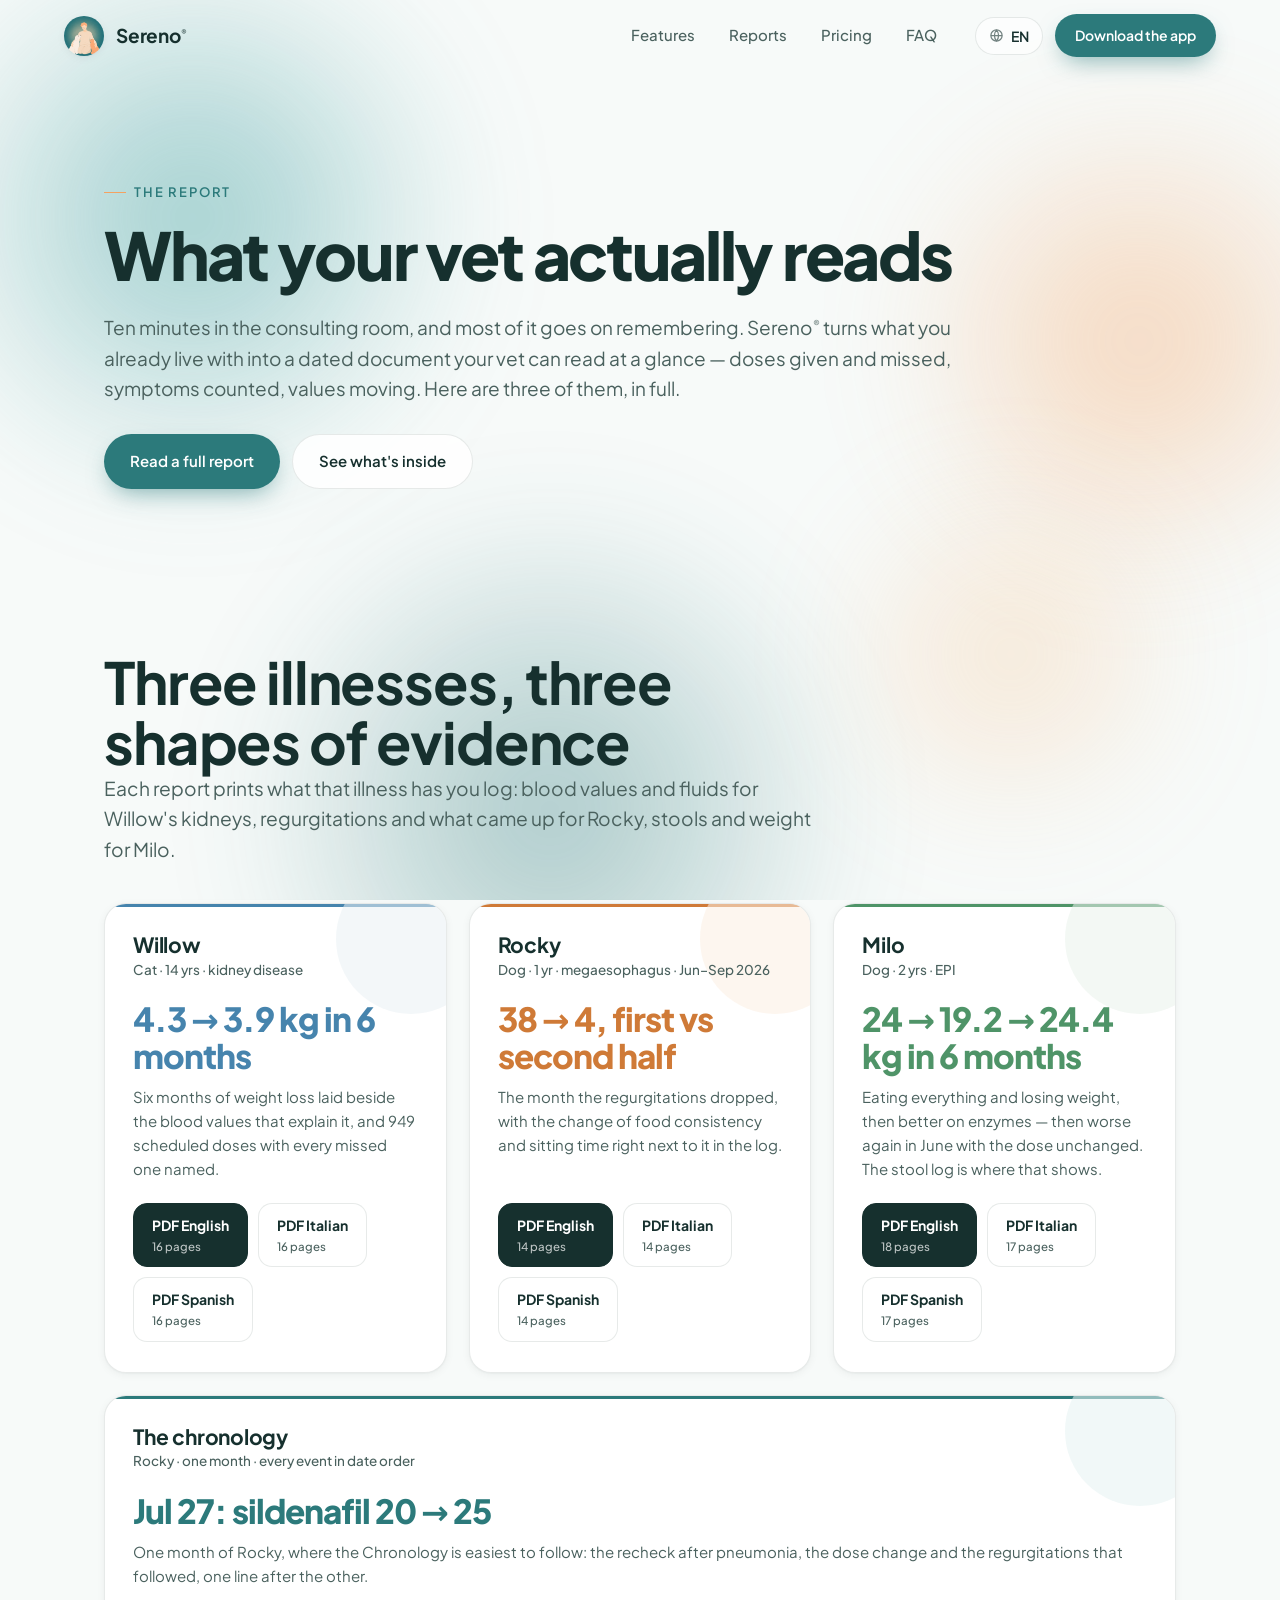
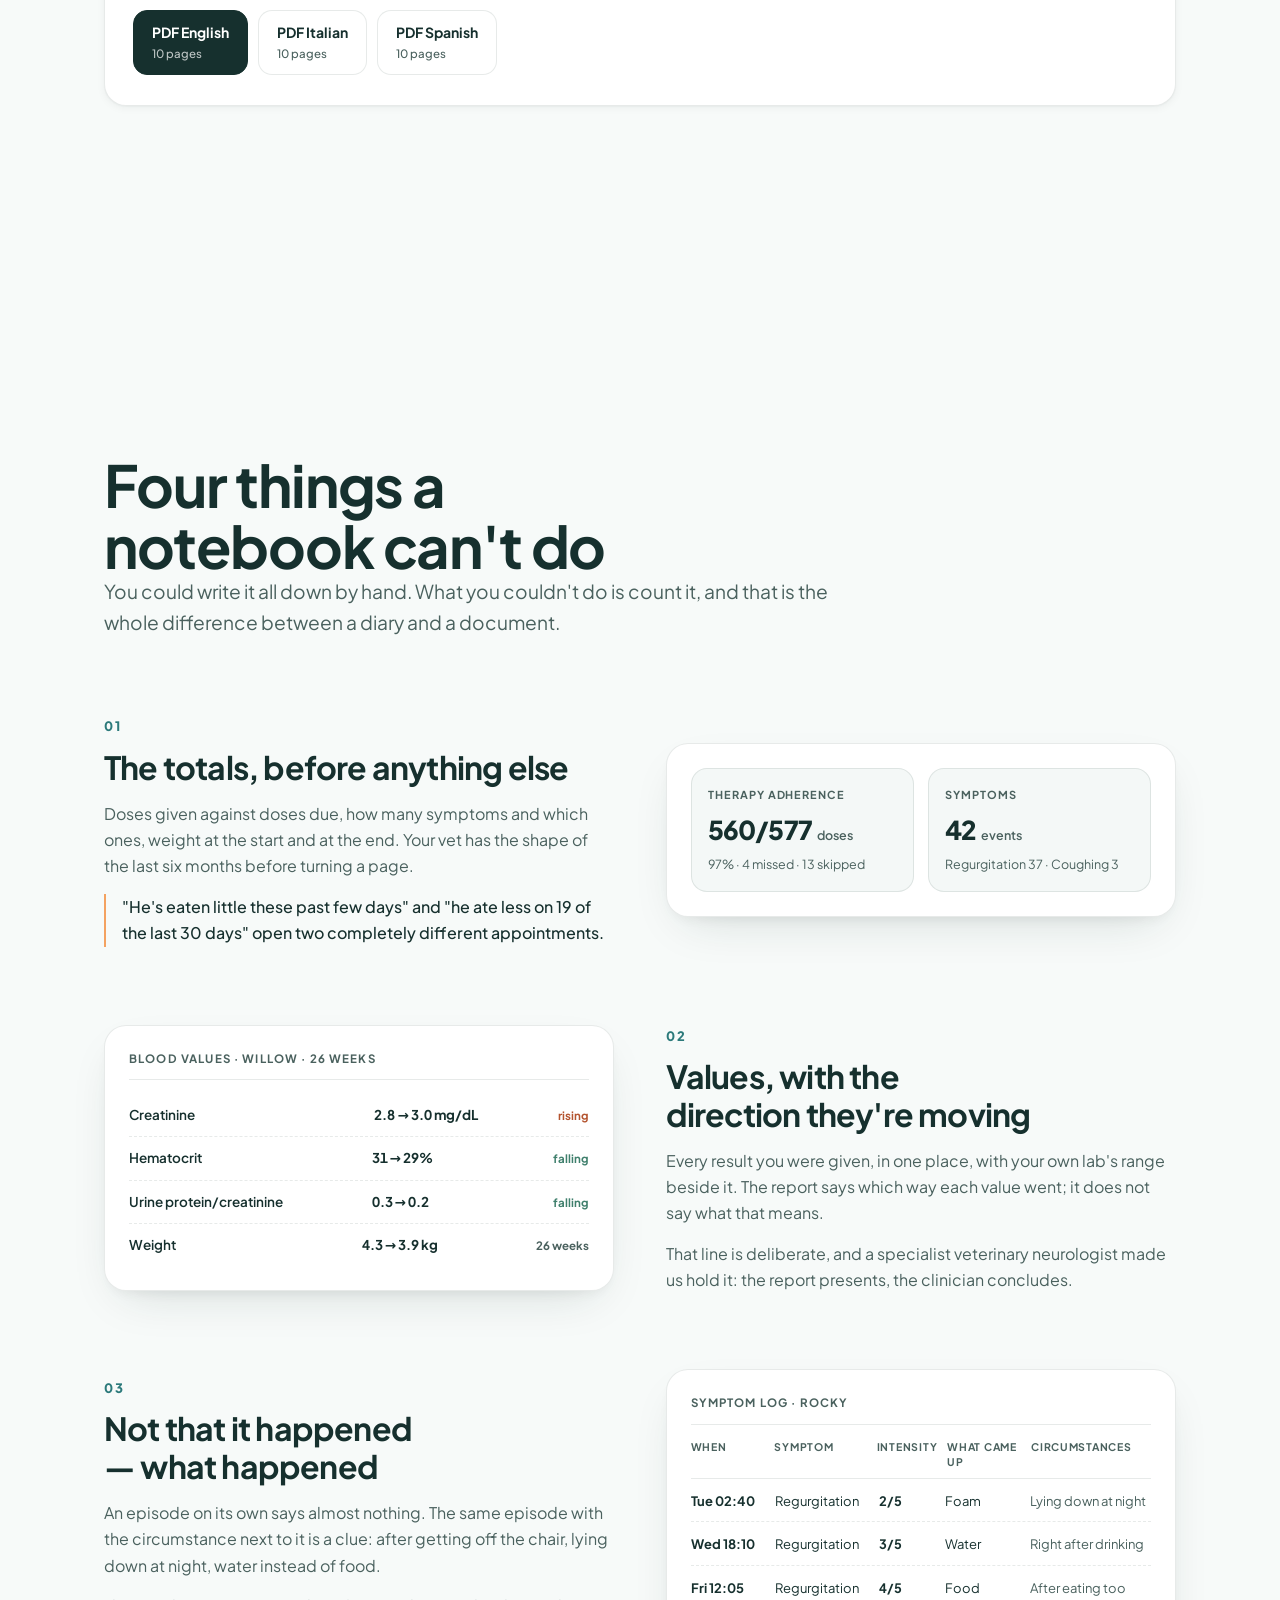
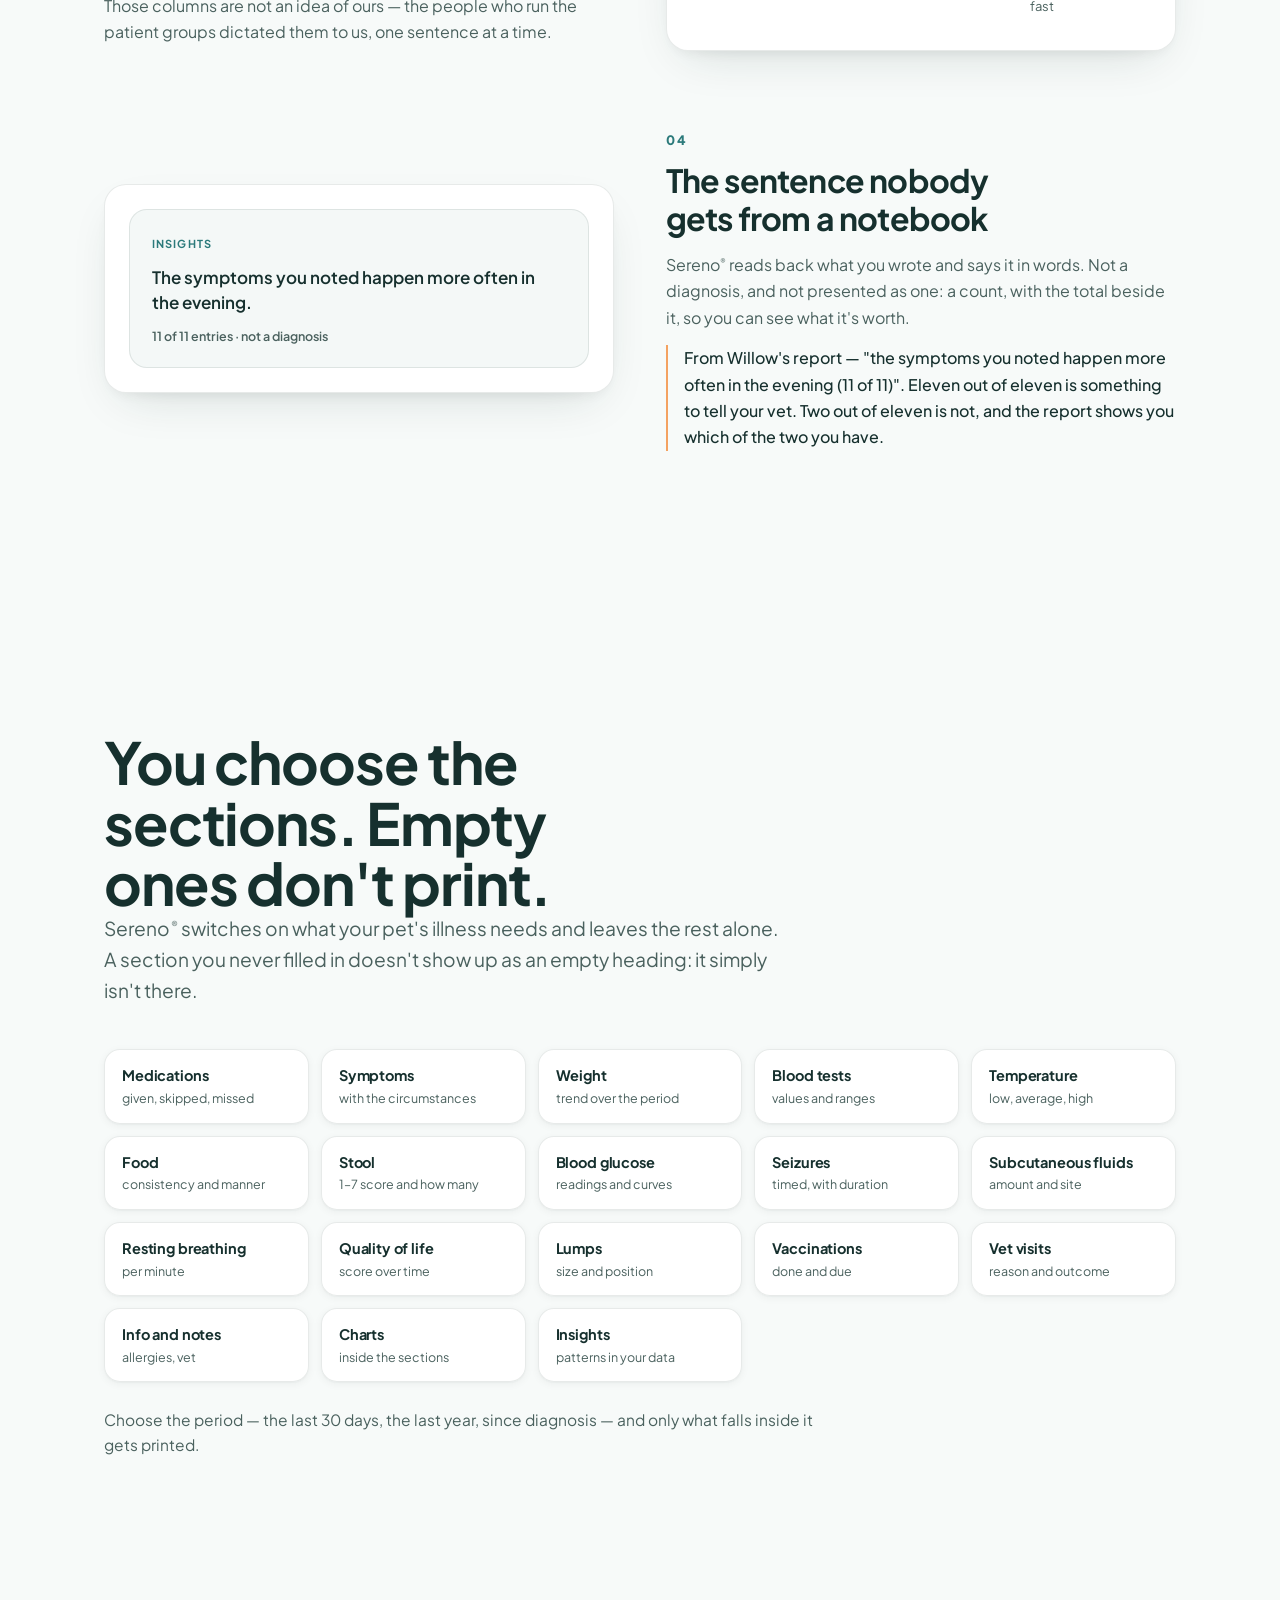
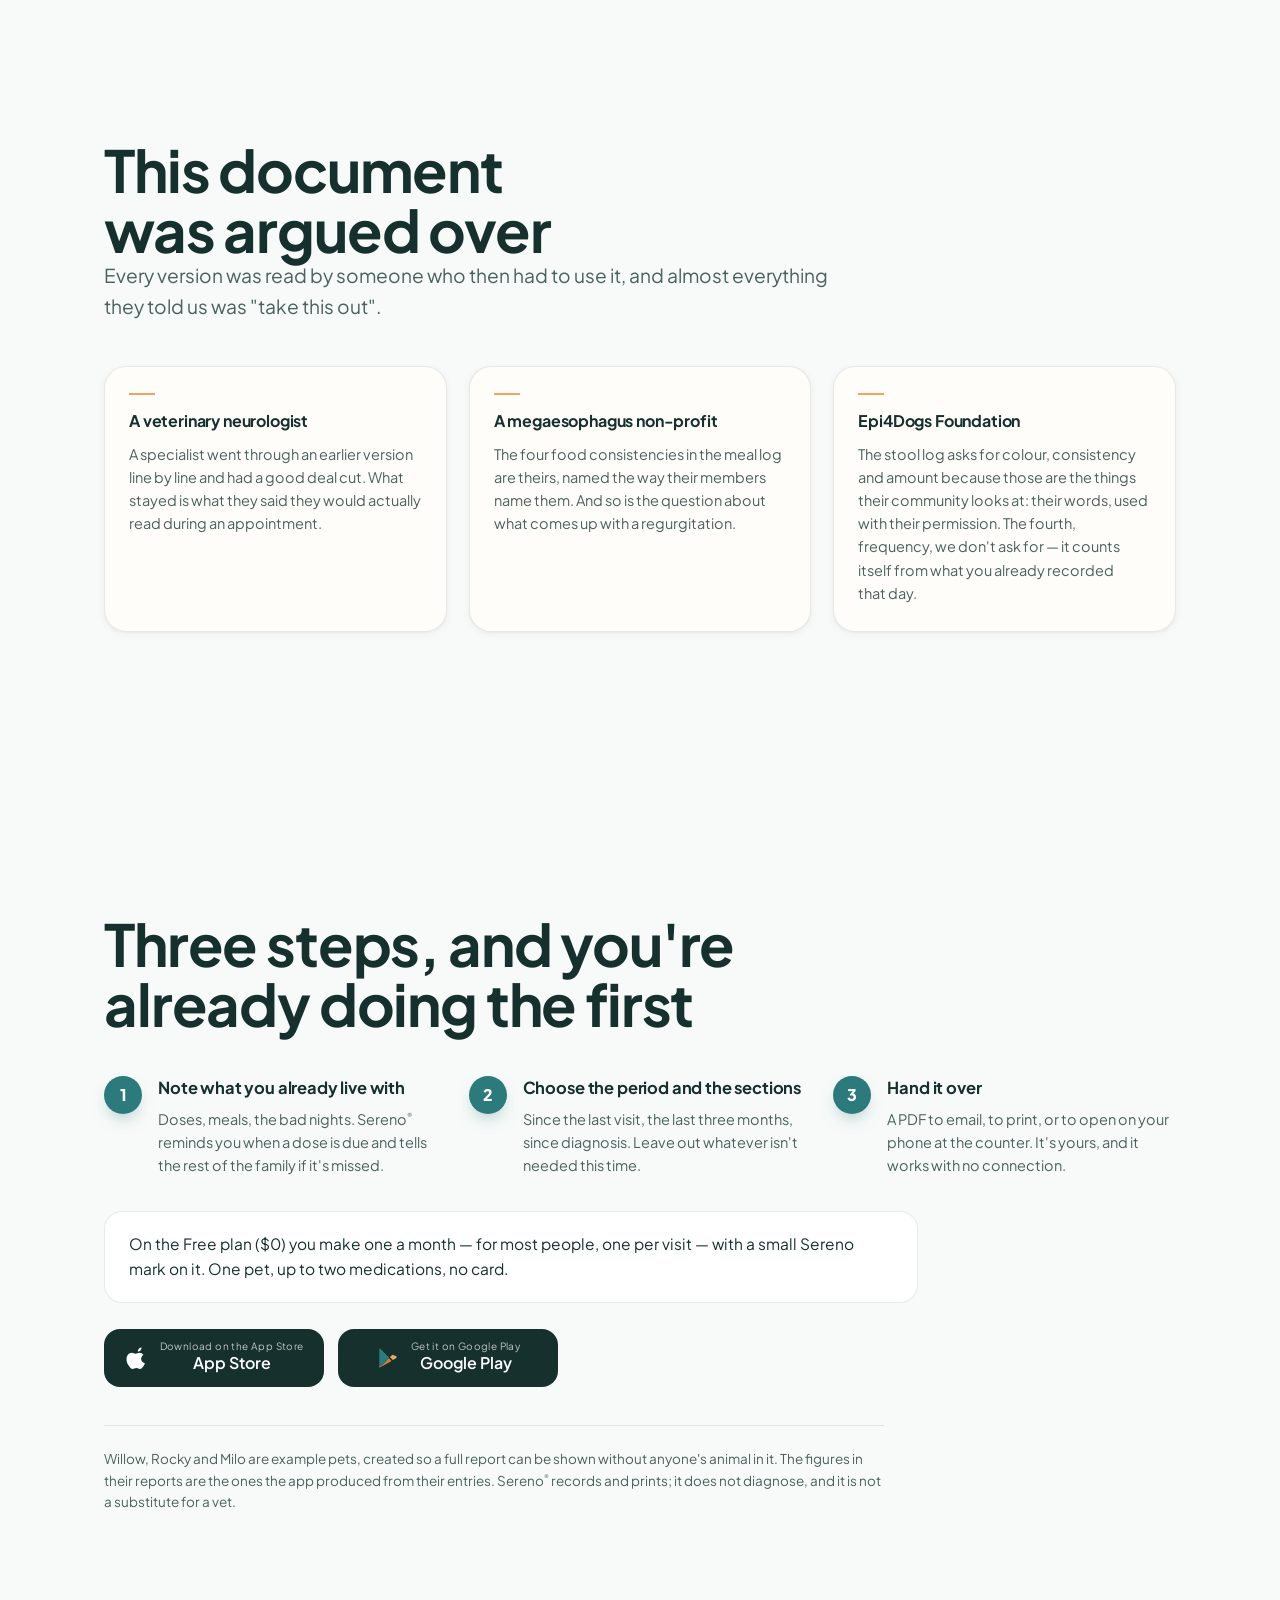
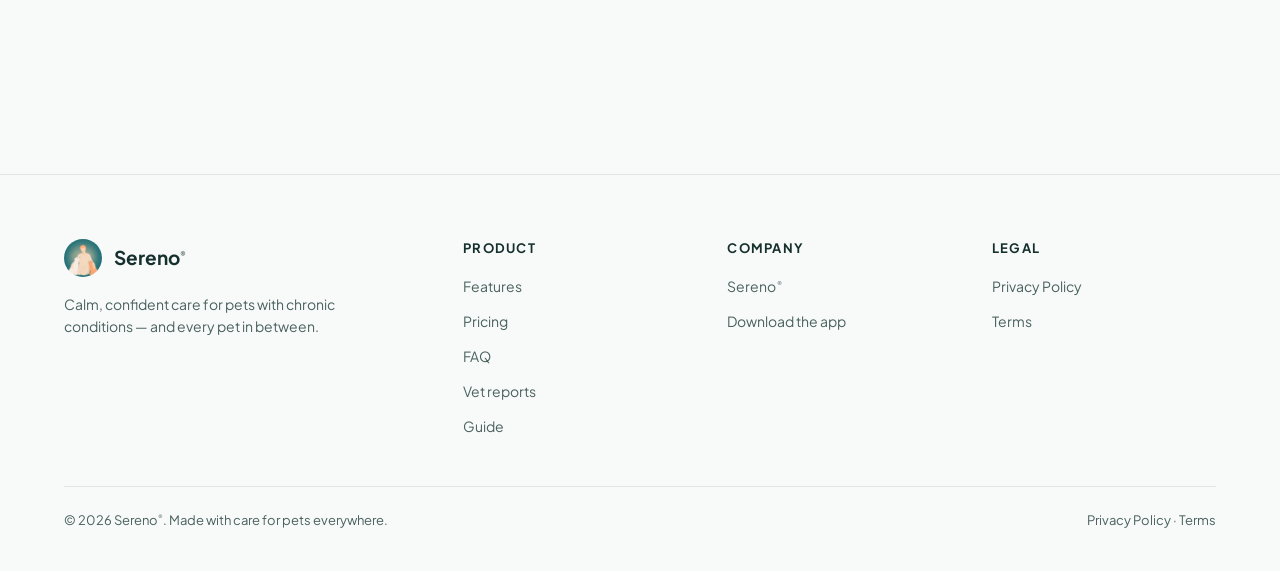
<file: referti.html>
<!DOCTYPE html>
<html lang="en">
<head>
<meta charset="UTF-8">
<meta name="viewport" content="width=device-width, initial-scale=1">
<title>What your vet actually reads — Sereno</title>
<meta name="description" content="Three complete veterinary reports produced by Sereno, free to download: kidney disease, megaesophagus and EPI.">
<link rel="stylesheet" href="/css/fonts.css">
<link rel="stylesheet" href="css/styles.css?v=75">
</head>
<body>

<div class="bg" aria-hidden="true">
  <div class="blob blob--1"></div>
  <div class="blob blob--2"></div>
  <div class="blob blob--3"></div>
  <div class="blob blob--4"></div>
</div>
<div class="grain" aria-hidden="true"></div>

<header class="nav">
  <div class="nav-inner">
    <a class="brand" href="/">
      <img src="assets/logo.png" alt="Sereno">
      <span>Sereno<sup class="tm">®</sup></span>
    </a>
    <nav class="nav-links">
      <a href="/#features" data-i18n="nav.features">Features</a>
      <a href="/referti" data-i18n="nav.reports">Reports</a>
      <a href="/#pricing" data-i18n="nav.pricing">Pricing</a>
      <a href="/#faq" data-i18n="nav.faq">FAQ</a>
    </nav>
    <div class="nav-right">
      <div class="lang">
        <button class="lang-btn" aria-label="Language">
          <svg viewBox="0 0 24 24" fill="none" stroke="currentColor" stroke-width="2"><circle cx="12" cy="12" r="9"/><path d="M3 12h18M12 3a14 14 0 0 1 0 18M12 3a14 14 0 0 0 0 18"/></svg>
          <span id="langCurrent">EN</span>
        </button>
        <div class="lang-menu">
          <button data-lang="en"><span class="flag">🇬🇧</span> English</button>
          <button data-lang="it"><span class="flag">🇮🇹</span> Italiano</button>
          <button data-lang="es"><span class="flag">🇪🇸</span> Español</button>
        </div>
      </div>
      <a class="btn btn-primary nav-cta" href="/#get-app" data-i18n="nav.download">Download the app</a>
      <button class="nav-burger" id="navBurger" aria-label="Menu"><span></span><span></span><span></span></button>
    </div>
  </div>
  <div class="nav-mobile" id="navMobile">
    <a href="/#features" data-i18n="nav.features">Features</a>
    <a href="/referti" data-i18n="nav.reports">Reports</a>
    <a href="/#pricing" data-i18n="nav.pricing">Pricing</a>
    <a href="/#faq" data-i18n="nav.faq">FAQ</a>
    <div class="nav-mobile-langs">
      <button data-lang="en"><span class="flag">🇬🇧</span> English</button>
      <button data-lang="it"><span class="flag">🇮🇹</span> Italiano</button>
      <button data-lang="es"><span class="flag">🇪🇸</span> Español</button>
    </div>
  </div>
</header>

<main id="top">

<!-- ===== 1. OPENING ===== -->
<section class="section rep-hero">
  <div class="wrap">
    <span class="eyebrow" data-i18n="rep.eyebrow">The report</span>
    <h1 data-i18n="rep.title">What your vet actually reads</h1>
    <p class="rep-lede" data-i18n="rep.sub"></p>
    <div class="rep-hero-actions">
      <a class="btn btn-primary" href="#reports" data-i18n="rep.cta1">Read a full report</a>
      <a class="btn btn-ghost" href="#inside" data-i18n="rep.cta2">See what's inside</a>
    </div>
  </div>
</section>

<!-- ===== 2. THE THREE REPORTS ===== -->
<section class="section section-pad" id="reports">
  <div class="wrap">
    <h2 class="section-title reveal" data-i18n="rep.b2.title">Three illnesses, three shapes of evidence</h2>
    <p class="lede reveal" data-delay="80" data-i18n="rep.b2.sub"></p>
    <div class="rep-grid">
      <article class="rep-card reveal" data-file="willow-kidney" data-pages='{"en":16,"it":16,"es":16}' style="--rac:#4684ad;--rbg:#e9f0f5">
        <h3><span data-i18n="rep.w.name">Willow</span></h3>
        <p class="rep-meta" data-i18n="rep.w.meta"></p>
        <p class="rep-big" data-i18n="rep.w.big"></p>
        <p class="rep-d" data-i18n="rep.w.d"></p>
        <div class="rep-dl"></div>
      </article>
      <article class="rep-card reveal" data-delay="80" data-file="rocky-megaesophagus" data-pages='{"en":14,"it":14,"es":14}' style="--rac:#cf7a37;--rbg:#fcefe2">
        <h3><span data-i18n="rep.r.name">Rocky</span></h3>
        <p class="rep-meta" data-i18n="rep.r.meta"></p>
        <p class="rep-big" data-i18n="rep.r.big"></p>
        <p class="rep-d" data-i18n="rep.r.d"></p>
        <div class="rep-dl"></div>
      </article>
      <article class="rep-card reveal" data-delay="160" data-file="milo-epi" data-pages='{"en":18,"it":17,"es":17}' style="--rac:#4f9468;--rbg:#eaf3ec">
        <h3><span data-i18n="rep.m.name">Milo</span></h3>
        <p class="rep-meta" data-i18n="rep.m.meta"></p>
        <p class="rep-big" data-i18n="rep.m.big"></p>
        <p class="rep-d" data-i18n="rep.m.d"></p>
        <div class="rep-dl"></div>
      </article>
      <article class="rep-card reveal" data-file="rocky-chronology" data-pages='{"en":10,"it":10,"es":10}' style="--rac:#2c7a7b;--rbg:#e6f2f2;grid-column:1/-1">
        <h3><span data-i18n="rep.c.name">The chronology</span></h3>
        <p class="rep-meta" data-i18n="rep.c.meta"></p>
        <p class="rep-big" data-i18n="rep.c.big"></p>
        <p class="rep-d" data-i18n="rep.c.d"></p>
        <div class="rep-dl"></div>
      </article>
    </div>
    <p class="lede reveal" style="font-size:.9em;margin-top:22px" data-i18n="rep.notesLang"></p>
  </div>
</section>

<!-- ===== 3. THE REPORT TAKEN APART ===== -->
<section class="section section-pad" id="inside">
  <div class="wrap">
    <h2 class="section-title reveal" data-i18n="rep.b3.title">Four things a notebook can't do</h2>
    <p class="lede reveal" data-delay="80" data-i18n="rep.b3.sub"></p>

    <div class="rep-part reveal">
      <div class="rep-part-copy">
        <span class="rep-num">01</span>
        <h3 data-i18n="rep.p1.t">The totals, before anything else</h3>
        <p data-i18n="rep.p1.d"></p>
        <p class="rep-callout" data-i18n="rep.p1.note"></p>
      </div>
      <div class="rep-part-ex">
        <div class="rep-ex">
          <div class="rep-ex-stats">
            <div class="rep-stat">
              <span class="l" data-i18n="rep.ex1.at"></span>
              <span class="v"><b data-i18n="rep.ex1.av"></b> <small data-i18n="rep.ex1.au"></small></span>
              <span class="m" data-i18n="rep.ex1.am"></span>
            </div>
            <div class="rep-stat">
              <span class="l" data-i18n="rep.ex1.st"></span>
              <span class="v"><b data-i18n="rep.ex1.sv"></b> <small data-i18n="rep.ex1.su"></small></span>
              <span class="m" data-i18n="rep.ex1.sm"></span>
            </div>
          </div>
        </div>
      </div>
    </div>

    <div class="rep-part rep-part--flip reveal">
      <div class="rep-part-copy">
        <span class="rep-num">02</span>
        <h3 data-i18n="rep.p2.t">Values, with the direction they're moving</h3>
        <p data-i18n="rep.p2.d"></p>
        <p data-i18n="rep.p2.d2"></p>
      </div>
      <div class="rep-part-ex">
        <div class="rep-ex">
          <div class="rep-ex-cap" data-i18n="rep.ex2.cap"></div>
          <div class="rep-lab">
            <div class="rep-lab-row"><span class="n" data-i18n="rep.ex2.r1n"></span><span class="v" data-i18n="rep.ex2.r1v"></span><span class="d up" data-i18n="rep.ex2.up"></span></div>
            <div class="rep-lab-row"><span class="n" data-i18n="rep.ex2.r2n"></span><span class="v" data-i18n="rep.ex2.r2v"></span><span class="d down" data-i18n="rep.ex2.down"></span></div>
            <div class="rep-lab-row"><span class="n" data-i18n="rep.ex2.r3n"></span><span class="v" data-i18n="rep.ex2.r3v"></span><span class="d down" data-i18n="rep.ex2.down"></span></div>
            <div class="rep-lab-row"><span class="n" data-i18n="rep.ex2.r4n"></span><span class="v" data-i18n="rep.ex2.r4v"></span><span class="d" data-i18n="rep.ex2.r4d"></span></div>
          </div>
        </div>
      </div>
    </div>

    <div class="rep-part reveal">
      <div class="rep-part-copy">
        <span class="rep-num">03</span>
        <h3 data-i18n="rep.p3.t">Not that it happened — what happened</h3>
        <p data-i18n="rep.p3.d"></p>
        <p data-i18n="rep.p3.d2"></p>
      </div>
      <div class="rep-part-ex">
        <div class="rep-ex">
          <div class="rep-ex-cap" data-i18n="rep.ex3.cap"></div>
          <div class="rep-tbl">
            <div class="rep-tbl-head">
              <span data-i18n="rep.ex3.h1"></span><span data-i18n="rep.ex3.h2"></span><span data-i18n="rep.ex3.h3"></span><span data-i18n="rep.ex3.h4"></span><span data-i18n="rep.ex3.h5"></span>
            </div>
            <div class="rep-tbl-row">
              <span class="c1" data-i18n="rep.ex3.r1c1"></span>
              <span class="c2" data-i18n="rep.ex3.r1c2"></span>
              <span class="c3" data-i18n="rep.ex3.r1c3"></span>
              <span class="c4" data-l-key="rep.ex3.h4" data-i18n="rep.ex3.r1c4"></span>
              <span class="c5" data-l-key="rep.ex3.h5" data-i18n="rep.ex3.r1c5"></span>
            </div>
            <div class="rep-tbl-row">
              <span class="c1" data-i18n="rep.ex3.r2c1"></span>
              <span class="c2" data-i18n="rep.ex3.r2c2"></span>
              <span class="c3" data-i18n="rep.ex3.r2c3"></span>
              <span class="c4" data-l-key="rep.ex3.h4" data-i18n="rep.ex3.r2c4"></span>
              <span class="c5" data-l-key="rep.ex3.h5" data-i18n="rep.ex3.r2c5"></span>
            </div>
            <div class="rep-tbl-row">
              <span class="c1" data-i18n="rep.ex3.r3c1"></span>
              <span class="c2" data-i18n="rep.ex3.r3c2"></span>
              <span class="c3" data-i18n="rep.ex3.r3c3"></span>
              <span class="c4" data-l-key="rep.ex3.h4" data-i18n="rep.ex3.r3c4"></span>
              <span class="c5" data-l-key="rep.ex3.h5" data-i18n="rep.ex3.r3c5"></span>
            </div>
          </div>
        </div>
      </div>
    </div>

    <div class="rep-part rep-part--flip reveal">
      <div class="rep-part-copy">
        <span class="rep-num">04</span>
        <h3 data-i18n="rep.p4.t">The sentence nobody gets from a notebook</h3>
        <p data-i18n="rep.p4.d"></p>
        <p class="rep-callout" data-i18n="rep.p4.note"></p>
      </div>
      <div class="rep-part-ex">
        <div class="rep-ex">
          <div class="rep-insight">
            <span class="rep-insight-t" data-i18n="rep.ex4.t"></span>
            <p data-i18n="rep.ex4.q"></p>
            <span class="rep-insight-m" data-i18n="rep.ex4.m"></span>
          </div>
        </div>
      </div>
    </div>
  </div>
</section>

<!-- ===== 4. WHAT CAN BE INSIDE ===== -->
<section class="section section-pad rep-secs">
  <div class="wrap">
    <h2 class="section-title reveal" data-i18n="rep.b4.title">You choose the sections. Empty ones don't print.</h2>
    <p class="lede reveal" data-delay="80" data-i18n="rep.b4.d"></p>
    <ul class="rep-sec-grid reveal" data-delay="140">
      <li><b data-i18n="rep.s1.n"></b><span data-i18n="rep.s1.d"></span></li>
      <li><b data-i18n="rep.s2.n"></b><span data-i18n="rep.s2.d"></span></li>
      <li><b data-i18n="rep.s3.n"></b><span data-i18n="rep.s3.d"></span></li>
      <li><b data-i18n="rep.s4.n"></b><span data-i18n="rep.s4.d"></span></li>
      <li><b data-i18n="rep.s5.n"></b><span data-i18n="rep.s5.d"></span></li>
      <li><b data-i18n="rep.s6.n"></b><span data-i18n="rep.s6.d"></span></li>
      <li><b data-i18n="rep.s7.n"></b><span data-i18n="rep.s7.d"></span></li>
      <li><b data-i18n="rep.s8.n"></b><span data-i18n="rep.s8.d"></span></li>
      <li><b data-i18n="rep.s9.n"></b><span data-i18n="rep.s9.d"></span></li>
      <li><b data-i18n="rep.s10.n"></b><span data-i18n="rep.s10.d"></span></li>
      <li><b data-i18n="rep.s11.n"></b><span data-i18n="rep.s11.d"></span></li>
      <li><b data-i18n="rep.s12.n"></b><span data-i18n="rep.s12.d"></span></li>
      <li><b data-i18n="rep.s13.n"></b><span data-i18n="rep.s13.d"></span></li>
      <li><b data-i18n="rep.s14.n"></b><span data-i18n="rep.s14.d"></span></li>
      <li><b data-i18n="rep.s15.n"></b><span data-i18n="rep.s15.d"></span></li>
      <li><b data-i18n="rep.s16.n"></b><span data-i18n="rep.s16.d"></span></li>
      <li><b data-i18n="rep.s17.n"></b><span data-i18n="rep.s17.d"></span></li>
      <li><b data-i18n="rep.s18.n"></b><span data-i18n="rep.s18.d"></span></li>
    </ul>
    <p class="rep-sec-foot reveal" data-delay="200" data-i18n="rep.b4.foot"></p>
  </div>
</section>

<!-- ===== 5. WHO CORRECTED IT ===== -->
<section class="section section-pad">
  <div class="wrap">
    <h2 class="section-title reveal" data-i18n="rep.b5.title">This document was argued over</h2>
    <p class="lede reveal" data-delay="80" data-i18n="rep.b5.d"></p>
    <div class="rep-voices">
      <article class="rep-voice reveal"><h4 data-i18n="rep.v1.n"></h4><p data-i18n="rep.v1.d"></p></article>
      <article class="rep-voice reveal" data-delay="80"><h4 data-i18n="rep.v2.n"></h4><p data-i18n="rep.v2.d"></p></article>
      <article class="rep-voice reveal" data-delay="160"><h4 data-i18n="rep.v3.n"></h4><p data-i18n="rep.v3.d"></p></article>
    </div>
  </div>
</section>

<!-- ===== 6. HOW YOU MAKE ONE ===== -->
<section class="section section-pad">
  <div class="wrap">
    <h2 class="section-title reveal" data-i18n="rep.b6.title">Three steps, and you're already doing the first</h2>
    <ol class="rep-steps">
      <li class="reveal"><span class="rep-step-n">1</span><div><h4 data-i18n="rep.b6.s1t"></h4><p data-i18n="rep.b6.s1d"></p></div></li>
      <li class="reveal" data-delay="80"><span class="rep-step-n">2</span><div><h4 data-i18n="rep.b6.s2t"></h4><p data-i18n="rep.b6.s2d"></p></div></li>
      <li class="reveal" data-delay="160"><span class="rep-step-n">3</span><div><h4 data-i18n="rep.b6.s3t"></h4><p data-i18n="rep.b6.s3d"></p></div></li>
    </ol>
    <p class="rep-plans reveal" data-plan-line></p>
    <div class="stores rep-stores reveal">
      <a class="store" href="https://apps.apple.com/app/sereno-pet-health-tracker/id6776119195" target="_blank" rel="noopener">
        <svg viewBox="0 0 24 24" fill="currentColor"><path d="M16.5 1.6c.1 1-.3 2-.9 2.7-.7.8-1.7 1.4-2.7 1.3-.1-1 .3-2 1-2.8.6-.7 1.7-1.2 2.6-1.2zM20 17.2c-.5 1.2-.8 1.7-1.4 2.7-.9 1.4-2.2 3.1-3.7 3.1-1.4 0-1.7-.9-3.6-.9s-2.3.9-3.6.9c-1.6 0-2.8-1.5-3.7-2.9C1.4 16.6.8 11.9 2.4 9.4c1-1.6 2.7-2.6 4.3-2.6 1.6 0 2.6 1 3.9 1 1.3 0 2-1 3.9-1 1.4 0 2.9.8 3.9 2.1-3.4 1.9-2.9 6.8 1.2 8.3z"/></svg>
        <span><small data-i18n="hero.app">Download on the</small><b>App Store</b></span>
      </a>
      <a class="store" href="https://play.google.com/store/apps/details?id=com.ivansalgarello.sereno" target="_blank" rel="noopener">
        <svg viewBox="0 0 24 24"><path fill="#4ca5a6" d="M3.6 2.3 13 11.7l-2.6 2.6z"/><path fill="#f4a261" d="M16.5 8.8 13.9 11l3 3 3.1-1.8c.9-.5.9-1.8 0-2.3z"/><path fill="#2c7a7b" d="M3.6 2.3c-.2.2-.3.5-.3.9v17.6c0 .4.1.7.3.9L13 11.7z"/><path fill="#e08c43" d="m3.6 21.7 9.4-9.4 2.6 2.6-9.4 5.4c-.9.5-1.9.2-2.6-.6z" opacity=".9"/></svg>
        <span><small data-i18n="hero.play">Get it on</small><b>Google Play</b></span>
      </a>
    </div>
    <p class="rep-disclaimer reveal" data-i18n="rep.note"></p>
  </div>
</section>

<footer>
  <div class="foot-grid">
    <div class="foot-col">
      <div class="foot-brand"><img src="assets/logo.png" alt="Sereno"><span>Sereno<sup class="tm">®</sup></span></div>
      <p data-i18n="footer.tagline"></p>
    </div>
    <div class="foot-col">
      <h4 data-i18n="footer.product">Product</h4>
      <ul>
        <li><a href="/#features" data-i18n="nav.features">Features</a></li>
        <li><a href="/#pricing" data-i18n="nav.pricing">Pricing</a></li>
        <li><a href="/#faq" data-i18n="nav.faq">FAQ</a></li>
        <li><a href="/referti" data-i18n="footer.reports">Vet reports</a></li>
        <li><a data-guide-link href="/guida/sereno-guide" target="_blank" rel="noopener" data-i18n="footer.guide">Guide</a></li>
      </ul>
    </div>
    <div class="foot-col">
      <h4 data-i18n="footer.company">Company</h4>
      <ul>
        <li><a href="/">Sereno<sup class="tm">®</sup></a></li>
        <li><a href="/#get-app" data-i18n="nav.download">Download</a></li>
      </ul>
    </div>
    <div class="foot-col">
      <h4 data-i18n="footer.legal">Legal</h4>
      <ul>
        <li><a href="/privacy" data-i18n="footer.privacy">Privacy Policy</a></li>
        <li><a href="/terms" data-i18n="footer.terms">Terms</a></li>
      </ul>
    </div>
  </div>
  <div class="foot-bottom">
    <span data-i18n="footer.rights"></span>
    <span class="foot-legal-links"><a href="/privacy" data-i18n="footer.privacy">Privacy Policy</a> · <a href="/terms" data-i18n="footer.terms">Terms</a></span>
  </div>
</footer>

</main>

<script src="js/i18n.js?v=25"></script>
<script src="js/main.js?v=21"></script>

<script>
/* Page-local wiring: the PDF download buttons, the plan line (prices come
   from the shared i18n keys, never typed here) and the document title.
   Re-runs whenever the shared i18n layer changes <html lang>. */
(function(){
  /* languages the report PDFs actually exist in. Drop the -es files into
     /referti/ and add 'es' here to make the Spanish buttons appear. */
  var PDF_LANGS = ['it','en','es'];
  var FALLBACK = 'en';

  function dict(){
    var l = (document.documentElement.lang || 'en').slice(0,2);
    var I = window.SERENO_I18N || {};
    return { d: I[l] || I.en || {}, lang: l };
  }

  function buildDownloads(){
    var s = dict(), d = s.d;
    /* the PDF in the site language first, falling back to English */
    var primary = PDF_LANGS.indexOf(s.lang) > -1 ? s.lang : FALLBACK;
    var order = [primary].concat(PDF_LANGS.filter(function(x){ return x !== primary; }));

    document.querySelectorAll('.rep-card').forEach(function(card){
      var box = card.querySelector('.rep-dl');
      var file = card.dataset.file;
      var pages = {};
      try { pages = JSON.parse(card.dataset.pages || '{}'); } catch(e) {}
      box.textContent = '';
      order.forEach(function(pl, idx){
        var a = document.createElement('a');
        a.className = 'rep-dl-btn' + (idx === 0 ? ' is-primary' : '');
        a.href = '/referti/' + file + '-' + pl + '.pdf';
        a.target = '_blank';
        a.rel = 'noopener';
        var label = document.createElement('b');
        label.textContent = (d['rep.dlPrefix'] || 'PDF') + ' ' + (d['rep.lang.' + pl] || pl.toUpperCase());
        a.appendChild(label);
        var n = pages[pl];
        if (n) {
          var small = document.createElement('small');
          small.textContent = n + ' ' + (d['rep.pagesUnit'] || 'pages');
          a.appendChild(small);
        }
        box.appendChild(a);
      });
    });
  }

  function buildPlanLine(){
    var d = dict().d;
    var el = document.querySelector('[data-plan-line]');
    if (!el) return;
    var tpl = d['rep.b6.plans'] || '';
    el.textContent = tpl
      .replace('{plan}', d['p0.name'] || '')
      .replace('{price}', d['p0.price'] || '');
  }

  function setTitle(){
    var d = dict().d;
    if (d['rep.pageTitle']) document.title = d['rep.pageTitle'];
    var m = document.querySelector('meta[name="description"]');
    if (m && d['rep.pageDesc']) m.setAttribute('content', d['rep.pageDesc']);
  }

  /* the phone layout prints these two column names via data-l */
  function labelCells(){
    var d = dict().d;
    document.querySelectorAll('[data-l-key]').forEach(function(el){
      var k = el.getAttribute('data-l-key');
      if (d[k]) el.setAttribute('data-l', d[k]);
    });
  }

  function refresh(){ buildDownloads(); buildPlanLine(); setTitle(); labelCells(); }
  refresh();
  new MutationObserver(refresh).observe(document.documentElement, { attributes:true, attributeFilter:['lang'] });
})();
</script>

</body>
</html>
</file>
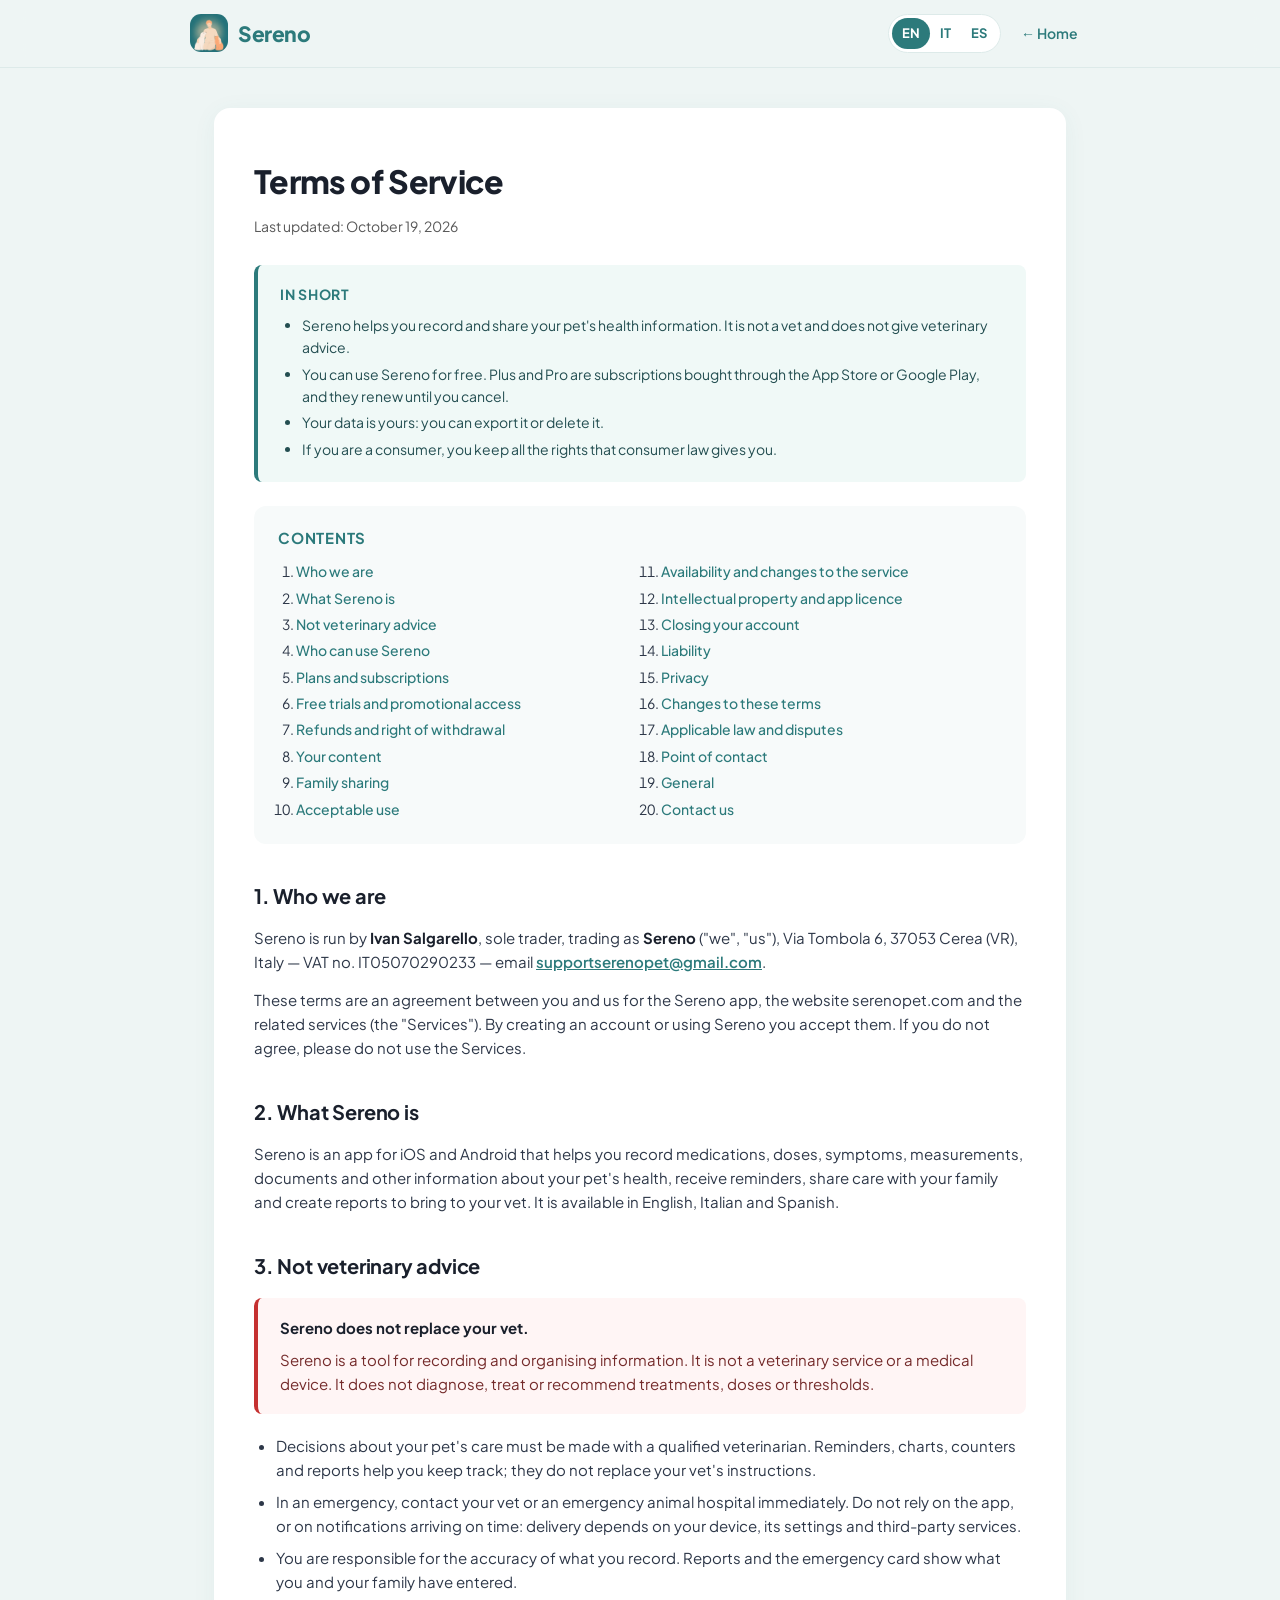
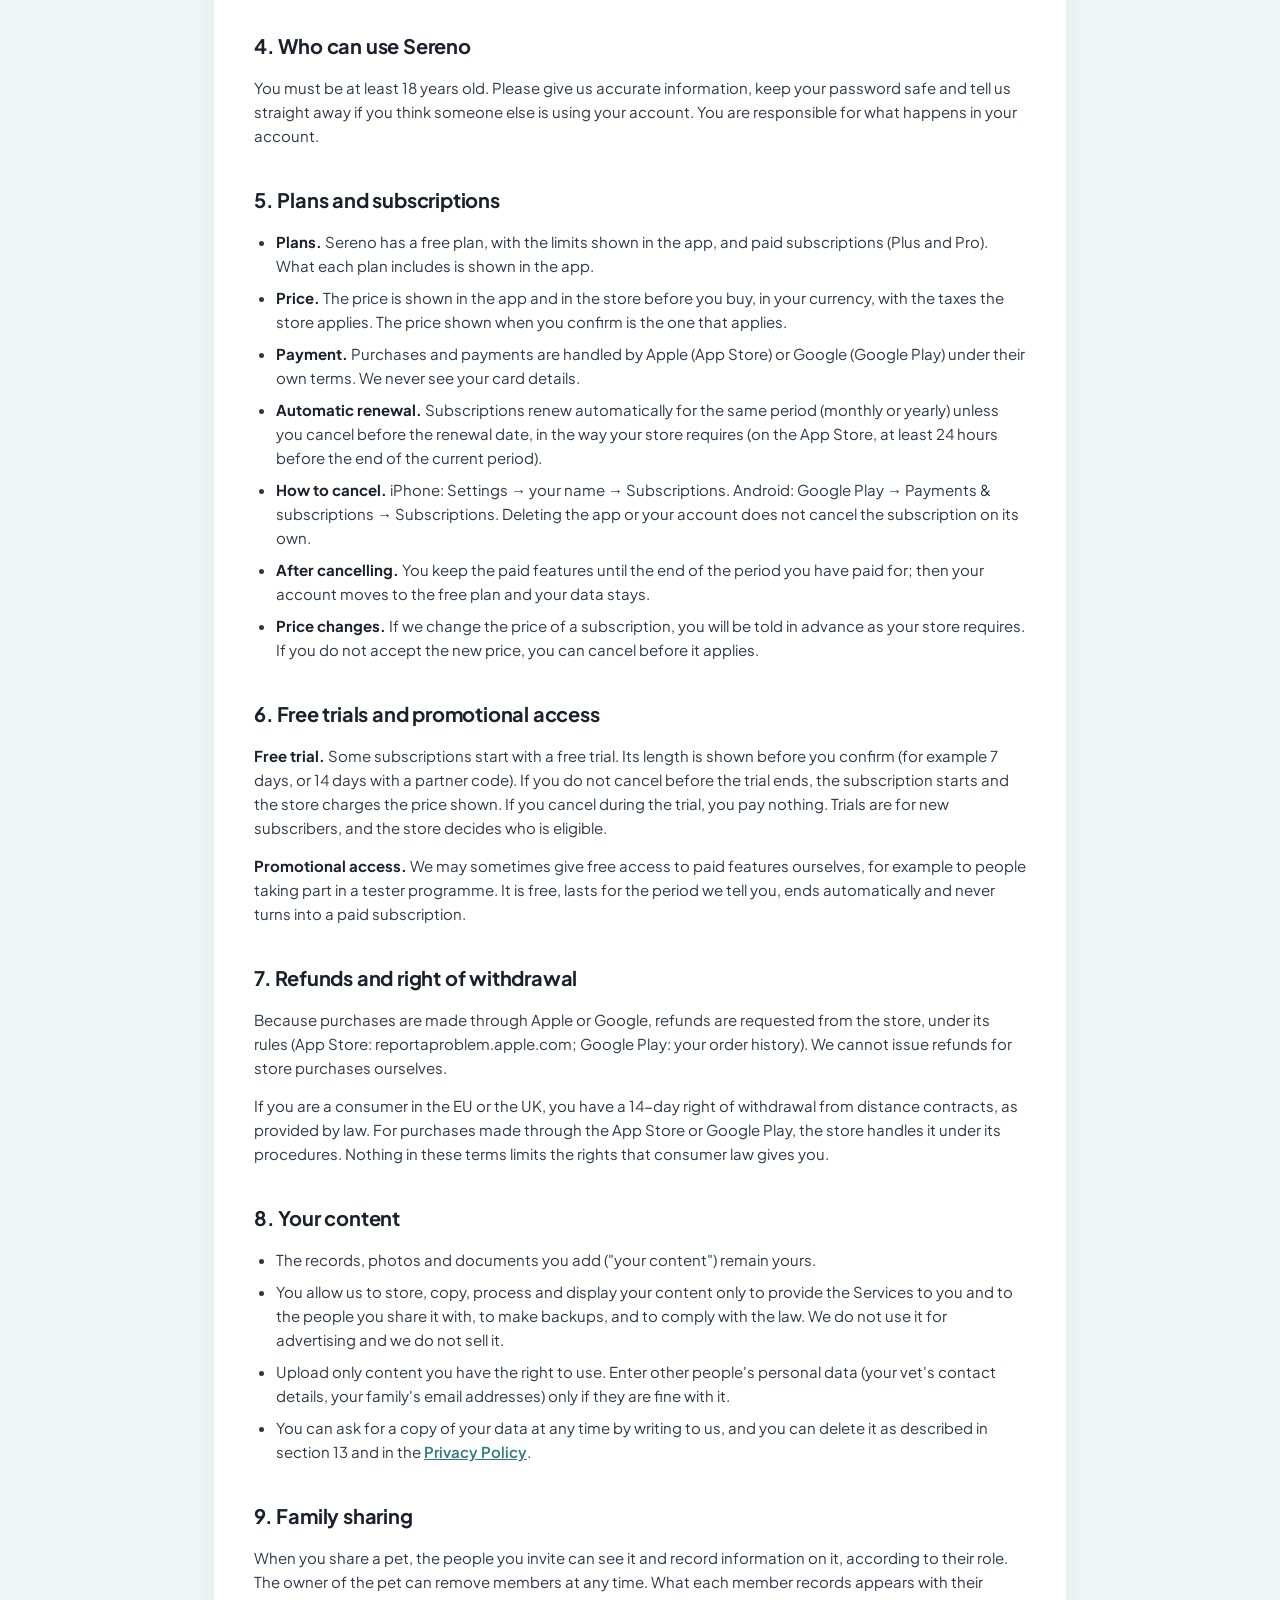
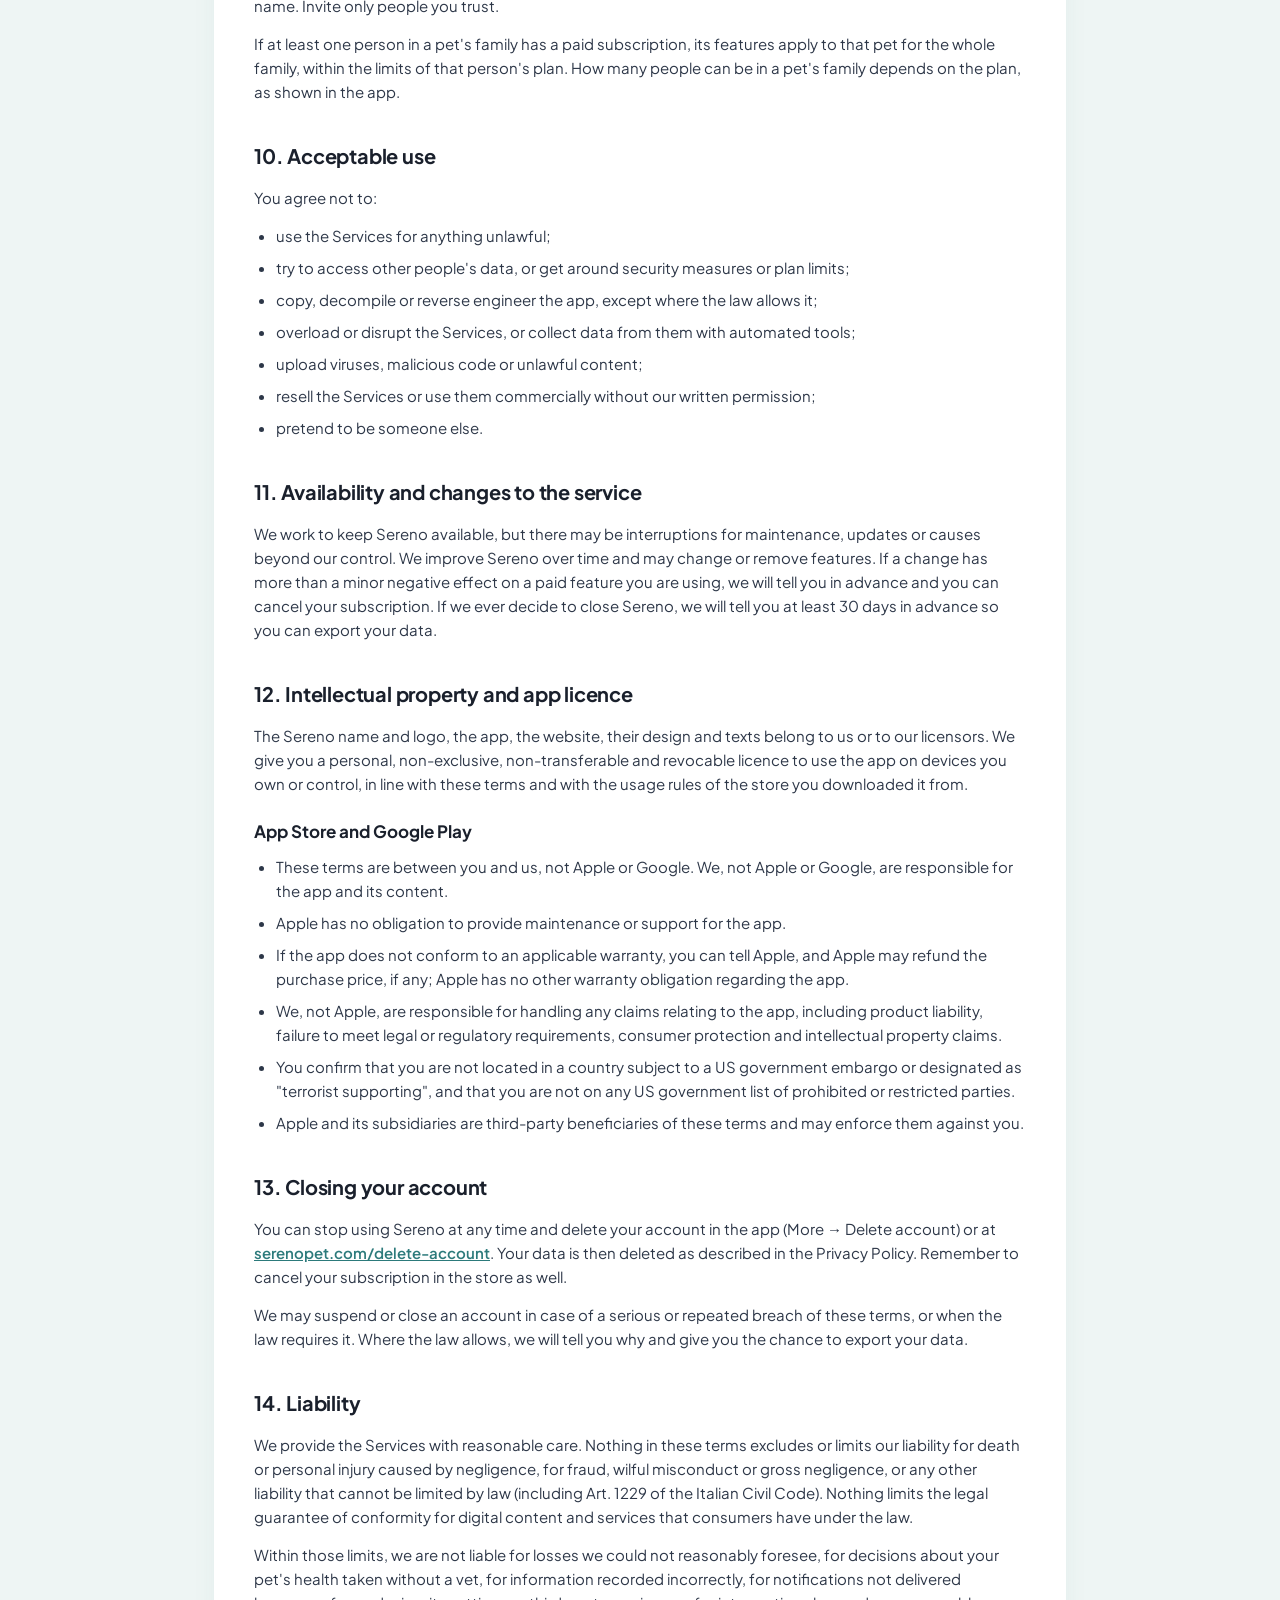
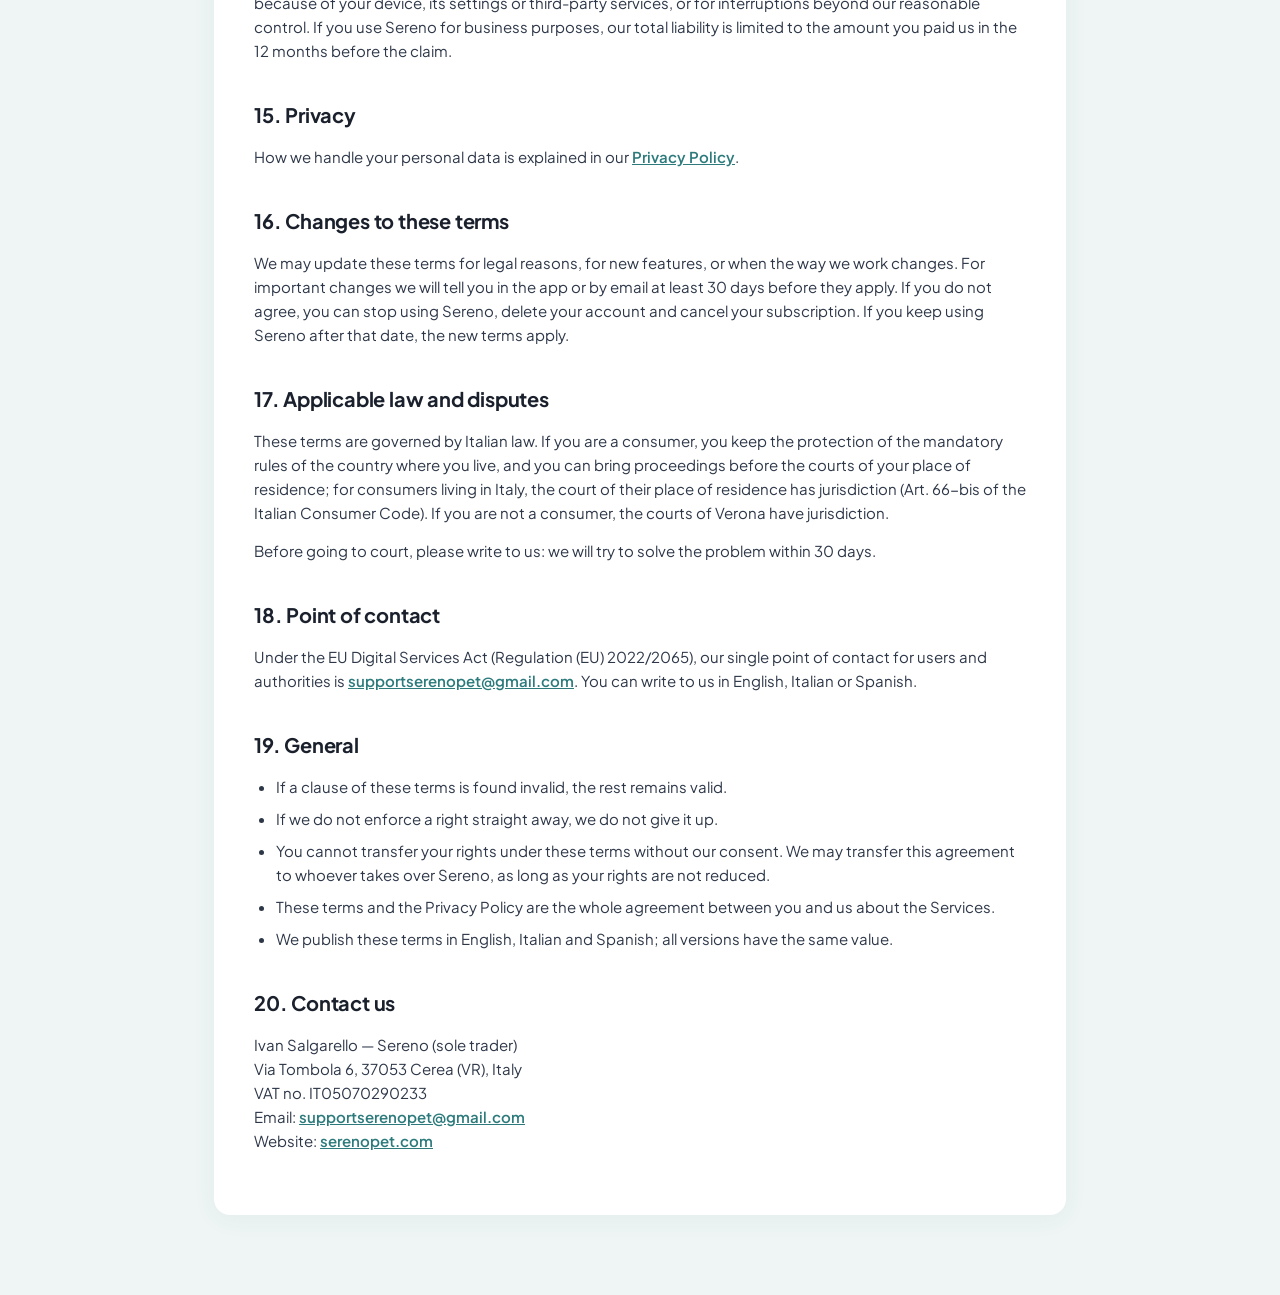
<file: terms.html>
<!DOCTYPE html>
<html lang="en">
<head>
  <meta charset="UTF-8">
  <meta name="viewport" content="width=device-width, initial-scale=1.0">
  <title>Terms of Service — Sereno</title>
  <meta name="description" content="Sereno Terms of Service: plans, subscriptions, free trials, your content and your rights.">
  <meta name="robots" content="index, follow">
  <link rel="stylesheet" href="/css/fonts.css">
  <style>
    * { box-sizing: border-box; margin: 0; padding: 0; }
    html { scroll-behavior: smooth; }
    body { font-family: 'Plus Jakarta Sans', -apple-system, BlinkMacSystemFont, 'Segoe UI', Roboto, sans-serif; background: #eef5f4; color: #1a202c; line-height: 1.6; min-height: 100vh; }
    .sereno-nav { position: sticky; top: 0; background: rgba(238, 245, 244, 0.9); backdrop-filter: blur(12px); -webkit-backdrop-filter: blur(12px); border-bottom: 1px solid #ddeae9; padding: 14px 24px; z-index: 100; }
    .sereno-nav-inner { max-width: 900px; margin: 0 auto; display: flex; align-items: center; justify-content: space-between; gap: 12px; }
    .sereno-brand { display: flex; align-items: center; gap: 10px; text-decoration: none; color: #2c7a7b; }
    .sereno-brand-logo { width: 38px; height: 38px; border-radius: 11px; object-fit: cover; }
    .sereno-brand-name { font-size: 21px; font-weight: 800; letter-spacing: -0.02em; color: #2c7a7b; }
    .nav-right { display: flex; align-items: center; gap: 8px; }
    .lang-switch { display: inline-flex; background: #fff; border: 1px solid #ddeae9; border-radius: 9999px; padding: 3px; }
    .lang-switch button { font: inherit; font-size: 13px; font-weight: 700; color: #2c7a7b; background: none; border: 0; border-radius: 9999px; padding: 5px 10px; cursor: pointer; }
    .lang-switch button[aria-pressed="true"] { background: #2c7a7b; color: #fff; }
    .sereno-back { color: #2c7a7b; text-decoration: none; font-weight: 600; font-size: 14px; padding: 8px 12px; border-radius: 9999px; white-space: nowrap; }
    .sereno-back:hover { background: rgba(44, 122, 123, 0.08); }
    main { max-width: 900px; margin: 0 auto; padding: 40px 24px 80px; }
    .sereno-card { background: #fff; border-radius: 16px; padding: 48px 40px; box-shadow: 0 4px 24px rgba(44, 122, 123, 0.06); }
    .sereno-card h1 { font-size: 32px; font-weight: 800; letter-spacing: -0.02em; margin-bottom: 8px; }
    .sereno-card .last-updated { color: #595959; font-size: 14px; margin-bottom: 28px; }
    .sereno-card h2 { font-size: 20px; font-weight: 700; letter-spacing: -0.01em; margin-top: 36px; margin-bottom: 14px; scroll-margin-top: 90px; }
    .sereno-card h3 { font-size: 17px; font-weight: 700; margin-top: 22px; margin-bottom: 10px; }
    .sereno-card p { font-size: 15px; color: #2d3748; margin-bottom: 14px; }
    .sereno-card ul, .sereno-card ol { margin-left: 22px; margin-bottom: 14px; }
    .sereno-card li { font-size: 15px; color: #2d3748; margin-bottom: 8px; }
    .sereno-card a { color: #2c7a7b; text-decoration: underline; font-weight: 600; overflow-wrap: anywhere; }
    .sereno-card strong { font-weight: 700; color: #1a202c; }
    .summary-box { background: #f0f9f7; border-left: 4px solid #2c7a7b; padding: 18px 22px; border-radius: 8px; margin: 16px 0 24px; }
    .summary-box > strong { color: #2c7a7b; display: block; margin-bottom: 8px; font-size: 14px; text-transform: uppercase; letter-spacing: 0.05em; }
    .summary-box ul { margin-bottom: 0; }
    .summary-box li { font-size: 14px; color: #234e51; margin-bottom: 4px; }
    .warn-box { background: #fff5f5; border-left: 4px solid #c53030; padding: 18px 22px; border-radius: 8px; margin: 16px 0 20px; }
    .warn-box p { color: #742a2a; margin-bottom: 8px; }
    .warn-box p:last-child { margin-bottom: 0; }
    .table-wrap { overflow-x: auto; margin: 16px 0 24px; }
    .data-table { width: 100%; border-collapse: collapse; font-size: 14px; }
    .data-table th { background: #f7fafa; color: #2c7a7b; text-align: left; padding: 11px 12px; font-weight: 700; border-bottom: 2px solid #ddeae9; }
    .data-table td { padding: 11px 12px; border-bottom: 1px solid #eef5f4; vertical-align: top; color: #2d3748; }
    .data-table tr:last-child td { border-bottom: none; }
    .sereno-toc { background: #f7fafa; border-radius: 12px; padding: 20px 24px; margin: 24px 0 32px; }
    .sereno-toc h3 { margin-top: 0; font-size: 15px; color: #2c7a7b; text-transform: uppercase; letter-spacing: 0.05em; }
    .sereno-toc ol { margin-left: 18px; margin-bottom: 0; columns: 2; column-gap: 24px; }
    .sereno-toc li { font-size: 14px; margin-bottom: 4px; break-inside: avoid; }
    .sereno-toc a { text-decoration: none; font-weight: 500; }
    .sereno-toc a:hover { text-decoration: underline; }
    .company { font-size: 14px; color: #4a5568; }
    [hidden] { display: none !important; }
    @media (max-width: 768px) {
      .sereno-nav { padding: 10px 14px; }
      .sereno-brand-name { display: none; }
      .sereno-back { font-size: 13px; padding: 6px 8px; }
      main { padding: 20px 12px 60px; }
      .sereno-card { padding: 28px 18px; border-radius: 12px; }
      .sereno-card h1 { font-size: 26px; }
      .sereno-card h2 { font-size: 18px; }
      .sereno-toc ol { columns: 1; }
      .data-table { font-size: 13px; }
      .data-table th, .data-table td { padding: 9px 8px; }
    }
  </style>
</head>
<body>
  <nav class="sereno-nav">
    <div class="sereno-nav-inner">
      <a href="/" class="sereno-brand" aria-label="Sereno home">
        <img src="/assets/logo-192.png" class="sereno-brand-logo" alt="Sereno" width="38" height="38">
        <span class="sereno-brand-name">Sereno</span>
      </a>
      <div class="nav-right">
        <div class="lang-switch" role="group" aria-label="Language">
          <button type="button" data-set="en" aria-pressed="true">EN</button>
          <button type="button" data-set="it" aria-pressed="false">IT</button>
          <button type="button" data-set="es" aria-pressed="false">ES</button>
        </div>
        <a href="/" class="sereno-back"><span data-lang="en">← Home</span><span data-lang="it" hidden>← Home</span><span data-lang="es" hidden>← Inicio</span></a>
      </div>
    </div>
  </nav>
  <main>
    <article class="sereno-card" data-lang="en" lang="en">
      <h1>Terms of Service</h1>
      <p class="last-updated">Last updated: October 19, 2026</p>

      <div class="summary-box">
        <strong>In short</strong>
        <ul>
          <li>Sereno helps you record and share your pet's health information. It is not a vet and does not give veterinary advice.</li>
          <li>You can use Sereno for free. Plus and Pro are subscriptions bought through the App Store or Google Play, and they renew until you cancel.</li>
          <li>Your data is yours: you can export it or delete it.</li>
          <li>If you are a consumer, you keep all the rights that consumer law gives you.</li>
        </ul>
      </div>

      <div class="sereno-toc">
        <h3>Contents</h3>
        <ol>
          <li><a href="#en-t-who">Who we are</a></li>
          <li><a href="#en-t-what">What Sereno is</a></li>
          <li><a href="#en-t-vet">Not veterinary advice</a></li>
          <li><a href="#en-t-account">Who can use Sereno</a></li>
          <li><a href="#en-t-plans">Plans and subscriptions</a></li>
          <li><a href="#en-t-trial">Free trials and promotional access</a></li>
          <li><a href="#en-t-refunds">Refunds and right of withdrawal</a></li>
          <li><a href="#en-t-content">Your content</a></li>
          <li><a href="#en-t-family">Family sharing</a></li>
          <li><a href="#en-t-use">Acceptable use</a></li>
          <li><a href="#en-t-changes-service">Availability and changes to the service</a></li>
          <li><a href="#en-t-ip">Intellectual property and app licence</a></li>
          <li><a href="#en-t-end">Closing your account</a></li>
          <li><a href="#en-t-liability">Liability</a></li>
          <li><a href="#en-t-privacy">Privacy</a></li>
          <li><a href="#en-t-changes">Changes to these terms</a></li>
          <li><a href="#en-t-law">Applicable law and disputes</a></li>
          <li><a href="#en-t-dsa">Point of contact</a></li>
          <li><a href="#en-t-general">General</a></li>
          <li><a href="#en-t-contact">Contact us</a></li>
        </ol>
      </div>

      <h2 id="en-t-who">1. Who we are</h2>
      <p>Sereno is run by <strong>Ivan Salgarello</strong>, sole trader, trading as <strong>Sereno</strong> ("we", "us"), Via Tombola 6, 37053 Cerea (VR), Italy — VAT no. IT05070290233 — email <a href="mailto:supportserenopet@gmail.com">supportserenopet@gmail.com</a>.</p>
      <p>These terms are an agreement between you and us for the Sereno app, the website serenopet.com and the related services (the "Services"). By creating an account or using Sereno you accept them. If you do not agree, please do not use the Services.</p>

      <h2 id="en-t-what">2. What Sereno is</h2>
      <p>Sereno is an app for iOS and Android that helps you record medications, doses, symptoms, measurements, documents and other information about your pet's health, receive reminders, share care with your family and create reports to bring to your vet. It is available in English, Italian and Spanish.</p>

      <h2 id="en-t-vet">3. Not veterinary advice</h2>
      <div class="warn-box">
        <p><strong>Sereno does not replace your vet.</strong></p>
        <p>Sereno is a tool for recording and organising information. It is not a veterinary service or a medical device. It does not diagnose, treat or recommend treatments, doses or thresholds.</p>
      </div>
      <ul>
        <li>Decisions about your pet's care must be made with a qualified veterinarian. Reminders, charts, counters and reports help you keep track; they do not replace your vet's instructions.</li>
        <li>In an emergency, contact your vet or an emergency animal hospital immediately. Do not rely on the app, or on notifications arriving on time: delivery depends on your device, its settings and third-party services.</li>
        <li>You are responsible for the accuracy of what you record. Reports and the emergency card show what you and your family have entered.</li>
      </ul>

      <h2 id="en-t-account">4. Who can use Sereno</h2>
      <p>You must be at least 18 years old. Please give us accurate information, keep your password safe and tell us straight away if you think someone else is using your account. You are responsible for what happens in your account.</p>

      <h2 id="en-t-plans">5. Plans and subscriptions</h2>
      <ul>
        <li><strong>Plans.</strong> Sereno has a free plan, with the limits shown in the app, and paid subscriptions (Plus and Pro). What each plan includes is shown in the app.</li>
        <li><strong>Price.</strong> The price is shown in the app and in the store before you buy, in your currency, with the taxes the store applies. The price shown when you confirm is the one that applies.</li>
        <li><strong>Payment.</strong> Purchases and payments are handled by Apple (App Store) or Google (Google Play) under their own terms. We never see your card details.</li>
        <li><strong>Automatic renewal.</strong> Subscriptions renew automatically for the same period (monthly or yearly) unless you cancel before the renewal date, in the way your store requires (on the App Store, at least 24 hours before the end of the current period).</li>
        <li><strong>How to cancel.</strong> iPhone: Settings → your name → Subscriptions. Android: Google Play → Payments &amp; subscriptions → Subscriptions. Deleting the app or your account does not cancel the subscription on its own.</li>
        <li><strong>After cancelling.</strong> You keep the paid features until the end of the period you have paid for; then your account moves to the free plan and your data stays.</li>
        <li><strong>Price changes.</strong> If we change the price of a subscription, you will be told in advance as your store requires. If you do not accept the new price, you can cancel before it applies.</li>
      </ul>

      <h2 id="en-t-trial">6. Free trials and promotional access</h2>
      <p><strong>Free trial.</strong> Some subscriptions start with a free trial. Its length is shown before you confirm (for example 7 days, or 14 days with a partner code). If you do not cancel before the trial ends, the subscription starts and the store charges the price shown. If you cancel during the trial, you pay nothing. Trials are for new subscribers, and the store decides who is eligible.</p>
      <p><strong>Promotional access.</strong> We may sometimes give free access to paid features ourselves, for example to people taking part in a tester programme. It is free, lasts for the period we tell you, ends automatically and never turns into a paid subscription.</p>

      <h2 id="en-t-refunds">7. Refunds and right of withdrawal</h2>
      <p>Because purchases are made through Apple or Google, refunds are requested from the store, under its rules (App Store: reportaproblem.apple.com; Google Play: your order history). We cannot issue refunds for store purchases ourselves.</p>
      <p>If you are a consumer in the EU or the UK, you have a 14-day right of withdrawal from distance contracts, as provided by law. For purchases made through the App Store or Google Play, the store handles it under its procedures. Nothing in these terms limits the rights that consumer law gives you.</p>

      <h2 id="en-t-content">8. Your content</h2>
      <ul>
        <li>The records, photos and documents you add ("your content") remain yours.</li>
        <li>You allow us to store, copy, process and display your content only to provide the Services to you and to the people you share it with, to make backups, and to comply with the law. We do not use it for advertising and we do not sell it.</li>
        <li>Upload only content you have the right to use. Enter other people's personal data (your vet's contact details, your family's email addresses) only if they are fine with it.</li>
        <li>You can ask for a copy of your data at any time by writing to us, and you can delete it as described in section 13 and in the <a href="/privacy">Privacy Policy</a>.</li>
      </ul>

      <h2 id="en-t-family">9. Family sharing</h2>
      <p>When you share a pet, the people you invite can see it and record information on it, according to their role. The owner of the pet can remove members at any time. What each member records appears with their name. Invite only people you trust.</p>
      <p>If at least one person in a pet's family has a paid subscription, its features apply to that pet for the whole family, within the limits of that person's plan. How many people can be in a pet's family depends on the plan, as shown in the app.</p>

      <h2 id="en-t-use">10. Acceptable use</h2>
      <p>You agree not to:</p>
      <ul>
        <li>use the Services for anything unlawful;</li>
        <li>try to access other people's data, or get around security measures or plan limits;</li>
        <li>copy, decompile or reverse engineer the app, except where the law allows it;</li>
        <li>overload or disrupt the Services, or collect data from them with automated tools;</li>
        <li>upload viruses, malicious code or unlawful content;</li>
        <li>resell the Services or use them commercially without our written permission;</li>
        <li>pretend to be someone else.</li>
      </ul>

      <h2 id="en-t-changes-service">11. Availability and changes to the service</h2>
      <p>We work to keep Sereno available, but there may be interruptions for maintenance, updates or causes beyond our control. We improve Sereno over time and may change or remove features. If a change has more than a minor negative effect on a paid feature you are using, we will tell you in advance and you can cancel your subscription. If we ever decide to close Sereno, we will tell you at least 30 days in advance so you can export your data.</p>

      <h2 id="en-t-ip">12. Intellectual property and app licence</h2>
      <p>The Sereno name and logo, the app, the website, their design and texts belong to us or to our licensors. We give you a personal, non-exclusive, non-transferable and revocable licence to use the app on devices you own or control, in line with these terms and with the usage rules of the store you downloaded it from.</p>
      <h3>App Store and Google Play</h3>
      <ul>
        <li>These terms are between you and us, not Apple or Google. We, not Apple or Google, are responsible for the app and its content.</li>
        <li>Apple has no obligation to provide maintenance or support for the app.</li>
        <li>If the app does not conform to an applicable warranty, you can tell Apple, and Apple may refund the purchase price, if any; Apple has no other warranty obligation regarding the app.</li>
        <li>We, not Apple, are responsible for handling any claims relating to the app, including product liability, failure to meet legal or regulatory requirements, consumer protection and intellectual property claims.</li>
        <li>You confirm that you are not located in a country subject to a US government embargo or designated as "terrorist supporting", and that you are not on any US government list of prohibited or restricted parties.</li>
        <li>Apple and its subsidiaries are third-party beneficiaries of these terms and may enforce them against you.</li>
      </ul>

      <h2 id="en-t-end">13. Closing your account</h2>
      <p>You can stop using Sereno at any time and delete your account in the app (More → Delete account) or at <a href="/delete-account">serenopet.com/delete-account</a>. Your data is then deleted as described in the Privacy Policy. Remember to cancel your subscription in the store as well.</p>
      <p>We may suspend or close an account in case of a serious or repeated breach of these terms, or when the law requires it. Where the law allows, we will tell you why and give you the chance to export your data.</p>

      <h2 id="en-t-liability">14. Liability</h2>
      <p>We provide the Services with reasonable care. Nothing in these terms excludes or limits our liability for death or personal injury caused by negligence, for fraud, wilful misconduct or gross negligence, or any other liability that cannot be limited by law (including Art. 1229 of the Italian Civil Code). Nothing limits the legal guarantee of conformity for digital content and services that consumers have under the law.</p>
      <p>Within those limits, we are not liable for losses we could not reasonably foresee, for decisions about your pet's health taken without a vet, for information recorded incorrectly, for notifications not delivered because of your device, its settings or third-party services, or for interruptions beyond our reasonable control. If you use Sereno for business purposes, our total liability is limited to the amount you paid us in the 12 months before the claim.</p>

      <h2 id="en-t-privacy">15. Privacy</h2>
      <p>How we handle your personal data is explained in our <a href="/privacy">Privacy Policy</a>.</p>

      <h2 id="en-t-changes">16. Changes to these terms</h2>
      <p>We may update these terms for legal reasons, for new features, or when the way we work changes. For important changes we will tell you in the app or by email at least 30 days before they apply. If you do not agree, you can stop using Sereno, delete your account and cancel your subscription. If you keep using Sereno after that date, the new terms apply.</p>

      <h2 id="en-t-law">17. Applicable law and disputes</h2>
      <p>These terms are governed by Italian law. If you are a consumer, you keep the protection of the mandatory rules of the country where you live, and you can bring proceedings before the courts of your place of residence; for consumers living in Italy, the court of their place of residence has jurisdiction (Art. 66-bis of the Italian Consumer Code). If you are not a consumer, the courts of Verona have jurisdiction.</p>
      <p>Before going to court, please write to us: we will try to solve the problem within 30 days.</p>

      <h2 id="en-t-dsa">18. Point of contact</h2>
      <p>Under the EU Digital Services Act (Regulation (EU) 2022/2065), our single point of contact for users and authorities is <a href="mailto:supportserenopet@gmail.com">supportserenopet@gmail.com</a>. You can write to us in English, Italian or Spanish.</p>

      <h2 id="en-t-general">19. General</h2>
      <ul>
        <li>If a clause of these terms is found invalid, the rest remains valid.</li>
        <li>If we do not enforce a right straight away, we do not give it up.</li>
        <li>You cannot transfer your rights under these terms without our consent. We may transfer this agreement to whoever takes over Sereno, as long as your rights are not reduced.</li>
        <li>These terms and the Privacy Policy are the whole agreement between you and us about the Services.</li>
        <li>We publish these terms in English, Italian and Spanish; all versions have the same value.</li>
      </ul>

      <h2 id="en-t-contact">20. Contact us</h2>
      <p class="company">Ivan Salgarello — Sereno (sole trader)<br>Via Tombola 6, 37053 Cerea (VR), Italy<br>VAT no. IT05070290233<br>Email: <a href="mailto:supportserenopet@gmail.com">supportserenopet@gmail.com</a><br>Website: <a href="https://www.serenopet.com">serenopet.com</a></p>
    </article>

    <article class="sereno-card" data-lang="it" lang="it" hidden>
      <h1>Termini di servizio</h1>
      <p class="last-updated">Ultimo aggiornamento: 19 ottobre 2026</p>

      <div class="summary-box">
        <strong>In breve</strong>
        <ul>
          <li>Sereno ti aiuta a registrare e condividere le informazioni sulla salute del tuo animale. Non è un veterinario e non dà consigli veterinari.</li>
          <li>Puoi usare Sereno gratis. Plus e Pro sono abbonamenti acquistati tramite App Store o Google Play, che si rinnovano finché non li disdici.</li>
          <li>I tuoi dati sono tuoi: puoi esportarli o cancellarli.</li>
          <li>Se sei un consumatore, mantieni tutti i diritti che ti dà il Codice del consumo.</li>
        </ul>
      </div>

      <div class="sereno-toc">
        <h3>Indice</h3>
        <ol>
          <li><a href="#it-t-who">Chi siamo</a></li>
          <li><a href="#it-t-what">Cos'è Sereno</a></li>
          <li><a href="#it-t-vet">Non è un consiglio veterinario</a></li>
          <li><a href="#it-t-account">Chi può usare Sereno</a></li>
          <li><a href="#it-t-plans">Piani e abbonamenti</a></li>
          <li><a href="#it-t-trial">Prove gratuite e accessi promozionali</a></li>
          <li><a href="#it-t-refunds">Rimborsi e diritto di recesso</a></li>
          <li><a href="#it-t-content">I tuoi contenuti</a></li>
          <li><a href="#it-t-family">Condivisione in famiglia</a></li>
          <li><a href="#it-t-use">Uso consentito</a></li>
          <li><a href="#it-t-changes-service">Disponibilità e modifiche del servizio</a></li>
          <li><a href="#it-t-ip">Proprietà intellettuale e licenza dell'app</a></li>
          <li><a href="#it-t-end">Chiusura dell'account</a></li>
          <li><a href="#it-t-liability">Responsabilità</a></li>
          <li><a href="#it-t-privacy">Privacy</a></li>
          <li><a href="#it-t-changes">Modifiche a questi termini</a></li>
          <li><a href="#it-t-law">Legge applicabile e controversie</a></li>
          <li><a href="#it-t-dsa">Punto di contatto</a></li>
          <li><a href="#it-t-general">Disposizioni generali</a></li>
          <li><a href="#it-t-contact">Contatti</a></li>
        </ol>
      </div>

      <h2 id="it-t-who">1. Chi siamo</h2>
      <p>Sereno è gestito da <strong>Ivan Salgarello</strong>, ditta individuale, che opera con il nome <strong>Sereno</strong> ("noi"), con sede in Via Tombola 6, 37053 Cerea (VR), Italia — P.IVA 05070290233 — email <a href="mailto:supportserenopet@gmail.com">supportserenopet@gmail.com</a>.</p>
      <p>Questi termini sono un accordo tra te e noi per l'app Sereno, il sito serenopet.com e i servizi collegati (i "Servizi"). Creando un account o usando Sereno li accetti. Se non sei d'accordo, ti chiediamo di non usare i Servizi.</p>

      <h2 id="it-t-what">2. Cos'è Sereno</h2>
      <p>Sereno è un'app per iOS e Android che ti aiuta a registrare farmaci, dosi, sintomi, misurazioni, documenti e altre informazioni sulla salute del tuo animale, a ricevere promemoria, a condividere le cure con la famiglia e a creare referti da portare al veterinario. È disponibile in inglese, italiano e spagnolo.</p>

      <h2 id="it-t-vet">3. Non è un consiglio veterinario</h2>
      <div class="warn-box">
        <p><strong>Sereno non sostituisce il veterinario.</strong></p>
        <p>Sereno è uno strumento per registrare e ordinare informazioni. Non è un servizio veterinario né un dispositivo medico. Non fa diagnosi, non cura e non consiglia trattamenti, dosi o soglie.</p>
      </div>
      <ul>
        <li>Le decisioni sulle cure del tuo animale vanno prese con un veterinario abilitato. Promemoria, grafici, contatori e referti ti aiutano a tenere traccia; non sostituiscono le indicazioni del veterinario.</li>
        <li>In caso di emergenza, contatta subito il tuo veterinario o un pronto soccorso veterinario. Non affidarti all'app, né al fatto che le notifiche arrivino in tempo: la consegna dipende dal dispositivo, dalle sue impostazioni e da servizi di terzi.</li>
        <li>Sei responsabile dell'esattezza di ciò che registri. I referti e la scheda d'emergenza mostrano quello che tu e la tua famiglia avete inserito.</li>
      </ul>

      <h2 id="it-t-account">4. Chi può usare Sereno</h2>
      <p>Devi avere almeno 18 anni. Dacci informazioni corrette, custodisci la tua password e avvisaci subito se pensi che qualcun altro stia usando il tuo account. Sei responsabile di quello che avviene nel tuo account.</p>

      <h2 id="it-t-plans">5. Piani e abbonamenti</h2>
      <ul>
        <li><strong>Piani.</strong> Sereno ha un piano gratuito, con i limiti indicati nell'app, e abbonamenti a pagamento (Plus e Pro). Cosa comprende ogni piano è indicato nell'app.</li>
        <li><strong>Prezzo.</strong> Il prezzo è indicato nell'app e nello store prima dell'acquisto, nella tua valuta, con le imposte applicate dallo store. Vale il prezzo mostrato al momento della conferma.</li>
        <li><strong>Pagamento.</strong> Acquisti e pagamenti sono gestiti da Apple (App Store) o Google (Google Play) secondo i loro termini. Non vediamo mai i dati della tua carta.</li>
        <li><strong>Rinnovo automatico.</strong> Gli abbonamenti si rinnovano automaticamente per lo stesso periodo (mensile o annuale) se non li disdici prima della data di rinnovo, nel modo richiesto dal tuo store (sull'App Store, almeno 24 ore prima della fine del periodo in corso).</li>
        <li><strong>Come disdire.</strong> iPhone: Impostazioni → il tuo nome → Abbonamenti. Android: Google Play → Pagamenti e abbonamenti → Abbonamenti. Cancellare l'app o l'account non disdice da solo l'abbonamento.</li>
        <li><strong>Dopo la disdetta.</strong> Mantieni le funzioni a pagamento fino alla fine del periodo già pagato; poi l'account passa al piano gratuito e i tuoi dati restano.</li>
        <li><strong>Cambi di prezzo.</strong> Se cambiamo il prezzo di un abbonamento, te lo comunichiamo in anticipo come richiesto dallo store. Se non accetti il nuovo prezzo, puoi disdire prima che si applichi.</li>
      </ul>

      <h2 id="it-t-trial">6. Prove gratuite e accessi promozionali</h2>
      <p><strong>Prova gratuita.</strong> Alcuni abbonamenti iniziano con una prova gratuita. La durata è indicata prima della conferma (per esempio 7 giorni, oppure 14 giorni con un codice partner). Se non disdici prima della fine della prova, l'abbonamento parte e lo store addebita il prezzo indicato. Se disdici durante la prova, non paghi nulla. Le prove sono per i nuovi abbonati, e chi ne ha diritto lo decide lo store.</p>
      <p><strong>Accesso promozionale.</strong> A volte possiamo dare noi l'accesso gratuito alle funzioni a pagamento, per esempio a chi partecipa a un programma di test. È gratuito, dura per il periodo che ti comunichiamo, finisce da solo e non diventa mai un abbonamento a pagamento.</p>

      <h2 id="it-t-refunds">7. Rimborsi e diritto di recesso</h2>
      <p>Poiché gli acquisti avvengono tramite Apple o Google, i rimborsi si chiedono allo store, secondo le sue regole (App Store: reportaproblem.apple.com; Google Play: la cronologia degli ordini). Non possiamo rimborsare direttamente gli acquisti fatti negli store.</p>
      <p>Se sei un consumatore nell'UE o nel Regno Unito, hai il diritto di recesso di 14 giorni dai contratti a distanza previsto dalla legge (artt. 52 e seguenti del Codice del consumo). Per gli acquisti tramite App Store o Google Play, lo gestisce lo store secondo le sue procedure. Nulla in questi termini limita i diritti che ti dà la legge a tutela dei consumatori.</p>

      <h2 id="it-t-content">8. I tuoi contenuti</h2>
      <ul>
        <li>I dati, le foto e i documenti che aggiungi ("i tuoi contenuti") restano tuoi.</li>
        <li>Ci autorizzi a conservare, copiare, elaborare e mostrare i tuoi contenuti solo per fornire i Servizi a te e alle persone con cui li condividi, per fare i backup e per rispettare la legge. Non li usiamo per la pubblicità e non li vendiamo.</li>
        <li>Carica solo contenuti che hai il diritto di usare. Inserisci dati personali di altre persone (i recapiti del veterinario, le email dei familiari) solo se sono d'accordo.</li>
        <li>Puoi chiederci una copia dei tuoi dati in qualsiasi momento scrivendoci, e puoi cancellarli come descritto nella sezione 13 e nell'<a href="/privacy">Informativa sulla privacy</a>.</li>
      </ul>

      <h2 id="it-t-family">9. Condivisione in famiglia</h2>
      <p>Quando condividi un animale, le persone che inviti possono vederlo e registrare informazioni, secondo il loro ruolo. Il proprietario dell'animale può rimuovere i membri in qualsiasi momento. Quello che ogni membro registra compare con il suo nome. Invita solo persone di cui ti fidi.</p>
      <p>Se almeno una persona della famiglia di un animale ha un abbonamento a pagamento, le sue funzioni valgono su quell'animale per tutta la famiglia, entro i limiti del suo piano. Quante persone possono far parte della famiglia di un animale dipende dal piano, come indicato nell'app.</p>

      <h2 id="it-t-use">10. Uso consentito</h2>
      <p>Ti impegni a non:</p>
      <ul>
        <li>usare i Servizi per scopi illeciti;</li>
        <li>cercare di accedere ai dati di altre persone, o aggirare le misure di sicurezza o i limiti dei piani;</li>
        <li>copiare, decompilare o analizzare il codice dell'app, salvo dove la legge lo consente;</li>
        <li>sovraccaricare o disturbare i Servizi, o raccoglierne dati con strumenti automatici;</li>
        <li>caricare virus, codice dannoso o contenuti illeciti;</li>
        <li>rivendere i Servizi o usarli a fini commerciali senza il nostro permesso scritto;</li>
        <li>fingerti un'altra persona.</li>
      </ul>

      <h2 id="it-t-changes-service">11. Disponibilità e modifiche del servizio</h2>
      <p>Lavoriamo per tenere Sereno sempre disponibile, ma ci possono essere interruzioni per manutenzione, aggiornamenti o cause che non dipendono da noi. Miglioriamo Sereno nel tempo e possiamo modificare o togliere funzioni. Se una modifica peggiora in modo non trascurabile una funzione a pagamento che stai usando, te lo diciamo in anticipo e puoi disdire l'abbonamento. Se un giorno decidessimo di chiudere Sereno, te lo diremo con almeno 30 giorni di anticipo, così potrai esportare i tuoi dati.</p>

      <h2 id="it-t-ip">12. Proprietà intellettuale e licenza dell'app</h2>
      <p>Il nome e il logo Sereno, l'app, il sito, la loro grafica e i testi appartengono a noi o ai nostri licenzianti. Ti concediamo una licenza personale, non esclusiva, non trasferibile e revocabile per usare l'app sui dispositivi che possiedi o controlli, nel rispetto di questi termini e delle regole d'uso dello store da cui l'hai scaricata.</p>
      <h3>App Store e Google Play</h3>
      <ul>
        <li>Questi termini sono tra te e noi, non con Apple o Google. Siamo noi, non Apple o Google, i responsabili dell'app e dei suoi contenuti.</li>
        <li>Apple non ha alcun obbligo di fornire manutenzione o assistenza per l'app.</li>
        <li>Se l'app non è conforme a una garanzia applicabile, puoi avvisare Apple, che potrà rimborsare il prezzo d'acquisto, se previsto; Apple non ha altri obblighi di garanzia sull'app.</li>
        <li>Siamo noi, non Apple, a gestire eventuali reclami relativi all'app, compresi quelli sulla responsabilità per danno da prodotto, sul mancato rispetto di norme di legge, sulla tutela dei consumatori e sulla proprietà intellettuale.</li>
        <li>Confermi di non trovarti in un paese soggetto a embargo del governo statunitense o indicato come paese che "sostiene il terrorismo", e di non essere in alcuna lista di soggetti vietati o soggetti a restrizioni del governo statunitense.</li>
        <li>Apple e le sue controllate sono terzi beneficiari di questi termini e possono farli valere nei tuoi confronti.</li>
      </ul>

      <h2 id="it-t-end">13. Chiusura dell'account</h2>
      <p>Puoi smettere di usare Sereno in qualsiasi momento ed eliminare l'account dall'app (Altro → Elimina account) o da <a href="/delete-account">serenopet.com/delete-account</a>. I tuoi dati vengono poi cancellati come descritto nell'Informativa sulla privacy. Ricordati di disdire anche l'abbonamento nello store.</p>
      <p>Possiamo sospendere o chiudere un account in caso di violazione grave o ripetuta di questi termini, o quando lo impone la legge. Quando la legge lo consente, ti diremo il motivo e ti daremo la possibilità di esportare i tuoi dati.</p>

      <h2 id="it-t-liability">14. Responsabilità</h2>
      <p>Forniamo i Servizi con ragionevole diligenza. Nulla in questi termini esclude o limita la nostra responsabilità per morte o lesioni personali causate da negligenza, per frode, dolo o colpa grave, o qualunque altra responsabilità che per legge non si può limitare (compreso l'art. 1229 del Codice civile). Nulla limita la garanzia legale di conformità per contenuti e servizi digitali che i consumatori hanno per legge (artt. 135-octies e seguenti del Codice del consumo).</p>
      <p>Entro questi limiti, non rispondiamo di danni che non potevamo ragionevolmente prevedere, di decisioni sulla salute del tuo animale prese senza un veterinario, di informazioni registrate in modo errato, di notifiche non consegnate a causa del dispositivo, delle sue impostazioni o di servizi di terzi, o di interruzioni che sfuggono al nostro ragionevole controllo. Se usi Sereno per scopi professionali, la nostra responsabilità complessiva è limitata a quanto ci hai pagato nei 12 mesi precedenti la richiesta.</p>

      <h2 id="it-t-privacy">15. Privacy</h2>
      <p>Come trattiamo i tuoi dati personali è spiegato nella nostra <a href="/privacy">Informativa sulla privacy</a>.</p>

      <h2 id="it-t-changes">16. Modifiche a questi termini</h2>
      <p>Possiamo aggiornare questi termini per motivi di legge, per nuove funzioni o quando cambia il nostro modo di lavorare. Per le modifiche importanti te lo diremo nell'app o via email almeno 30 giorni prima che si applichino. Se non sei d'accordo, puoi smettere di usare Sereno, eliminare l'account e disdire l'abbonamento. Se continui a usare Sereno dopo quella data, si applicano i nuovi termini.</p>

      <h2 id="it-t-law">17. Legge applicabile e controversie</h2>
      <p>Questi termini sono regolati dalla legge italiana. Se sei un consumatore, mantieni la protezione delle norme inderogabili del paese in cui vivi e puoi agire davanti ai giudici del luogo in cui risiedi; per i consumatori residenti in Italia è competente il giudice del luogo di residenza o domicilio (art. 66-bis del Codice del consumo). Se non sei un consumatore, è competente il Foro di Verona.</p>
      <p>Prima di rivolgerti a un giudice, scrivici: proveremo a risolvere il problema entro 30 giorni.</p>

      <h2 id="it-t-dsa">18. Punto di contatto</h2>
      <p>Ai sensi del Regolamento europeo sui servizi digitali (Regolamento (UE) 2022/2065), il nostro punto di contatto unico per gli utenti e le autorità è <a href="mailto:supportserenopet@gmail.com">supportserenopet@gmail.com</a>. Puoi scriverci in inglese, italiano o spagnolo.</p>

      <h2 id="it-t-general">19. Disposizioni generali</h2>
      <ul>
        <li>Se una clausola di questi termini risultasse non valida, il resto rimane valido.</li>
        <li>Se non facciamo valere subito un diritto, non vi rinunciamo.</li>
        <li>Non puoi cedere i tuoi diritti previsti da questi termini senza il nostro consenso. Possiamo cedere questo accordo a chi subentrasse nella gestione di Sereno, purché i tuoi diritti non si riducano.</li>
        <li>Questi termini e l'Informativa sulla privacy costituiscono l'intero accordo tra te e noi sui Servizi.</li>
        <li>Pubblichiamo questi termini in inglese, italiano e spagnolo; tutte le versioni hanno lo stesso valore.</li>
      </ul>

      <h2 id="it-t-contact">20. Contatti</h2>
      <p class="company">Ivan Salgarello — Sereno (ditta individuale)<br>Via Tombola 6, 37053 Cerea (VR), Italia<br>P.IVA 05070290233<br>Email: <a href="mailto:supportserenopet@gmail.com">supportserenopet@gmail.com</a><br>Sito: <a href="https://www.serenopet.com">serenopet.com</a></p>
    </article>

    <article class="sereno-card" data-lang="es" lang="es" hidden>
      <h1>Términos del servicio</h1>
      <p class="last-updated">Última actualización: 19 de octubre de 2026</p>

      <div class="summary-box">
        <strong>En resumen</strong>
        <ul>
          <li>Sereno te ayuda a registrar y compartir la información de salud de tu mascota. No es un veterinario y no da consejos veterinarios.</li>
          <li>Puedes usar Sereno gratis. Plus y Pro son suscripciones que se compran en App Store o Google Play y se renuevan hasta que las canceles.</li>
          <li>Tus datos son tuyos: puedes exportarlos o eliminarlos.</li>
          <li>Si eres consumidor, conservas todos los derechos que te da la ley de consumo.</li>
        </ul>
      </div>

      <div class="sereno-toc">
        <h3>Índice</h3>
        <ol>
          <li><a href="#es-t-who">Quiénes somos</a></li>
          <li><a href="#es-t-what">Qué es Sereno</a></li>
          <li><a href="#es-t-vet">No es un consejo veterinario</a></li>
          <li><a href="#es-t-account">Quién puede usar Sereno</a></li>
          <li><a href="#es-t-plans">Planes y suscripciones</a></li>
          <li><a href="#es-t-trial">Pruebas gratuitas y accesos promocionales</a></li>
          <li><a href="#es-t-refunds">Reembolsos y derecho de desistimiento</a></li>
          <li><a href="#es-t-content">Tu contenido</a></li>
          <li><a href="#es-t-family">Uso compartido en familia</a></li>
          <li><a href="#es-t-use">Uso aceptable</a></li>
          <li><a href="#es-t-changes-service">Disponibilidad y cambios del servicio</a></li>
          <li><a href="#es-t-ip">Propiedad intelectual y licencia de la app</a></li>
          <li><a href="#es-t-end">Cierre de la cuenta</a></li>
          <li><a href="#es-t-liability">Responsabilidad</a></li>
          <li><a href="#es-t-privacy">Privacidad</a></li>
          <li><a href="#es-t-changes">Cambios en estos términos</a></li>
          <li><a href="#es-t-law">Ley aplicable y conflictos</a></li>
          <li><a href="#es-t-dsa">Punto de contacto</a></li>
          <li><a href="#es-t-general">Disposiciones generales</a></li>
          <li><a href="#es-t-contact">Contacto</a></li>
        </ol>
      </div>

      <h2 id="es-t-who">1. Quiénes somos</h2>
      <p>Sereno está gestionado por <strong>Ivan Salgarello</strong>, empresario individual, que opera con el nombre <strong>Sereno</strong> ("nosotros"), con domicilio en Via Tombola 6, 37053 Cerea (VR), Italia — NIF-IVA IT05070290233 — correo <a href="mailto:supportserenopet@gmail.com">supportserenopet@gmail.com</a>.</p>
      <p>Estos términos son un acuerdo entre tú y nosotros para la app Sereno, la web serenopet.com y los servicios relacionados (los "Servicios"). Al crear una cuenta o usar Sereno los aceptas. Si no estás de acuerdo, no uses los Servicios.</p>

      <h2 id="es-t-what">2. Qué es Sereno</h2>
      <p>Sereno es una app para iOS y Android que te ayuda a registrar medicamentos, dosis, síntomas, mediciones, documentos y otra información sobre la salud de tu mascota, recibir recordatorios, compartir los cuidados con tu familia y crear informes para llevar al veterinario. Está disponible en inglés, italiano y español.</p>

      <h2 id="es-t-vet">3. No es un consejo veterinario</h2>
      <div class="warn-box">
        <p><strong>Sereno no sustituye a tu veterinario.</strong></p>
        <p>Sereno es una herramienta para registrar y ordenar información. No es un servicio veterinario ni un producto sanitario. No diagnostica, no trata y no recomienda tratamientos, dosis ni umbrales.</p>
      </div>
      <ul>
        <li>Las decisiones sobre los cuidados de tu mascota deben tomarse con un veterinario colegiado. Recordatorios, gráficos, contadores e informes te ayudan a llevar el control; no sustituyen las indicaciones de tu veterinario.</li>
        <li>En una emergencia, contacta de inmediato con tu veterinario o con un hospital veterinario de urgencias. No confíes en la app ni en que las notificaciones lleguen a tiempo: la entrega depende de tu dispositivo, sus ajustes y servicios de terceros.</li>
        <li>Eres responsable de la exactitud de lo que registras. Los informes y la ficha de emergencia muestran lo que tú y tu familia habéis introducido.</li>
      </ul>

      <h2 id="es-t-account">4. Quién puede usar Sereno</h2>
      <p>Debes tener al menos 18 años. Danos información correcta, guarda bien tu contraseña y avísanos enseguida si crees que otra persona está usando tu cuenta. Eres responsable de lo que ocurre en tu cuenta.</p>

      <h2 id="es-t-plans">5. Planes y suscripciones</h2>
      <ul>
        <li><strong>Planes.</strong> Sereno tiene un plan gratuito, con los límites indicados en la app, y suscripciones de pago (Plus y Pro). Lo que incluye cada plan se indica en la app.</li>
        <li><strong>Precio.</strong> El precio se muestra en la app y en la tienda antes de comprar, en tu moneda, con los impuestos que aplica la tienda. Se aplica el precio mostrado al confirmar.</li>
        <li><strong>Pago.</strong> Las compras y los pagos los gestionan Apple (App Store) o Google (Google Play) según sus propios términos. Nunca vemos los datos de tu tarjeta.</li>
        <li><strong>Renovación automática.</strong> Las suscripciones se renuevan automáticamente por el mismo periodo (mensual o anual) salvo que las canceles antes de la fecha de renovación, como exija tu tienda (en App Store, al menos 24 horas antes del final del periodo en curso).</li>
        <li><strong>Cómo cancelar.</strong> iPhone: Ajustes → tu nombre → Suscripciones. Android: Google Play → Pagos y suscripciones → Suscripciones. Borrar la app o la cuenta no cancela por sí solo la suscripción.</li>
        <li><strong>Después de cancelar.</strong> Conservas las funciones de pago hasta el final del periodo ya pagado; después la cuenta pasa al plan gratuito y tus datos se mantienen.</li>
        <li><strong>Cambios de precio.</strong> Si cambiamos el precio de una suscripción, te avisaremos con antelación como exija tu tienda. Si no aceptas el nuevo precio, puedes cancelar antes de que se aplique.</li>
      </ul>

      <h2 id="es-t-trial">6. Pruebas gratuitas y accesos promocionales</h2>
      <p><strong>Prueba gratuita.</strong> Algunas suscripciones empiezan con una prueba gratuita. Su duración se indica antes de confirmar (por ejemplo 7 días, o 14 días con un código de socio). Si no cancelas antes de que termine la prueba, la suscripción empieza y la tienda cobra el precio indicado. Si cancelas durante la prueba, no pagas nada. Las pruebas son para nuevos suscriptores y la tienda decide quién puede usarlas.</p>
      <p><strong>Acceso promocional.</strong> A veces podemos dar nosotros acceso gratuito a funciones de pago, por ejemplo a quienes participan en un programa de pruebas. Es gratuito, dura el periodo que te indiquemos, termina solo y nunca se convierte en una suscripción de pago.</p>

      <h2 id="es-t-refunds">7. Reembolsos y derecho de desistimiento</h2>
      <p>Como las compras se hacen a través de Apple o Google, los reembolsos se solicitan a la tienda, según sus normas (App Store: reportaproblem.apple.com; Google Play: tu historial de pedidos). No podemos reembolsar nosotros las compras hechas en las tiendas.</p>
      <p>Si eres consumidor en la UE o en el Reino Unido, tienes el derecho de desistimiento de 14 días de los contratos a distancia previsto por la ley. Para las compras hechas a través de App Store o Google Play, lo gestiona la tienda según sus procedimientos. Nada en estos términos limita los derechos que te da la ley de protección de los consumidores.</p>

      <h2 id="es-t-content">8. Tu contenido</h2>
      <ul>
        <li>Los registros, fotos y documentos que añades ("tu contenido") siguen siendo tuyos.</li>
        <li>Nos autorizas a guardar, copiar, procesar y mostrar tu contenido solo para prestarte los Servicios a ti y a las personas con las que lo compartes, hacer copias de seguridad y cumplir la ley. No lo usamos para publicidad y no lo vendemos.</li>
        <li>Sube solo contenido que tengas derecho a usar. Introduce datos personales de otras personas (los datos de tu veterinario, los correos de tu familia) solo si están de acuerdo.</li>
        <li>Puedes pedirnos una copia de tus datos en cualquier momento escribiéndonos, y puedes eliminarlos como se explica en la sección 13 y en la <a href="/privacy">Política de privacidad</a>.</li>
      </ul>

      <h2 id="es-t-family">9. Uso compartido en familia</h2>
      <p>Cuando compartes una mascota, las personas que invitas pueden verla y registrar información, según su rol. El propietario de la mascota puede quitar miembros en cualquier momento. Lo que registra cada miembro aparece con su nombre. Invita solo a personas de confianza.</p>
      <p>Si al menos una persona de la familia de una mascota tiene una suscripción de pago, sus funciones valen en esa mascota para toda la familia, dentro de los límites de su plan. Cuántas personas pueden formar parte de la familia de una mascota depende del plan, como se indica en la app.</p>

      <h2 id="es-t-use">10. Uso aceptable</h2>
      <p>Te comprometes a no:</p>
      <ul>
        <li>usar los Servicios para fines ilícitos;</li>
        <li>intentar acceder a datos de otras personas, o eludir las medidas de seguridad o los límites de los planes;</li>
        <li>copiar, descompilar o aplicar ingeniería inversa a la app, salvo cuando la ley lo permita;</li>
        <li>sobrecargar o perturbar los Servicios, o extraer datos de ellos con herramientas automáticas;</li>
        <li>subir virus, código malicioso o contenido ilícito;</li>
        <li>revender los Servicios o usarlos con fines comerciales sin nuestro permiso por escrito;</li>
        <li>hacerte pasar por otra persona.</li>
      </ul>

      <h2 id="es-t-changes-service">11. Disponibilidad y cambios del servicio</h2>
      <p>Trabajamos para que Sereno esté siempre disponible, pero puede haber interrupciones por mantenimiento, actualizaciones o causas ajenas a nosotros. Mejoramos Sereno con el tiempo y podemos cambiar o quitar funciones. Si un cambio empeora de forma no menor una función de pago que estés usando, te avisaremos con antelación y podrás cancelar tu suscripción. Si algún día decidimos cerrar Sereno, te avisaremos con al menos 30 días de antelación para que puedas exportar tus datos.</p>

      <h2 id="es-t-ip">12. Propiedad intelectual y licencia de la app</h2>
      <p>El nombre y el logotipo de Sereno, la app, la web, su diseño y sus textos nos pertenecen a nosotros o a nuestros licenciantes. Te concedemos una licencia personal, no exclusiva, intransferible y revocable para usar la app en los dispositivos que posees o controlas, de acuerdo con estos términos y con las normas de uso de la tienda desde la que la descargaste.</p>
      <h3>App Store y Google Play</h3>
      <ul>
        <li>Estos términos son entre tú y nosotros, no con Apple o Google. Somos nosotros, no Apple o Google, los responsables de la app y de su contenido.</li>
        <li>Apple no tiene ninguna obligación de prestar mantenimiento o soporte para la app.</li>
        <li>Si la app no cumple una garantía aplicable, puedes avisar a Apple, que podrá reembolsar el precio de compra, si lo hubiera; Apple no tiene ninguna otra obligación de garantía sobre la app.</li>
        <li>Somos nosotros, no Apple, quienes atendemos las reclamaciones relativas a la app, incluidas las de responsabilidad por productos, incumplimiento de requisitos legales, protección de los consumidores y propiedad intelectual.</li>
        <li>Confirmas que no te encuentras en un país sometido a embargo del gobierno de EE. UU. o designado como país que "apoya el terrorismo", y que no figuras en ninguna lista de personas prohibidas o restringidas del gobierno de EE. UU.</li>
        <li>Apple y sus filiales son terceros beneficiarios de estos términos y pueden hacerlos valer frente a ti.</li>
      </ul>

      <h2 id="es-t-end">13. Cierre de la cuenta</h2>
      <p>Puedes dejar de usar Sereno en cualquier momento y eliminar tu cuenta desde la app (Más → Eliminar cuenta) o en <a href="/delete-account">serenopet.com/delete-account</a>. Después tus datos se eliminan como se explica en la Política de privacidad. Recuerda cancelar también la suscripción en la tienda.</p>
      <p>Podemos suspender o cerrar una cuenta en caso de incumplimiento grave o reiterado de estos términos, o cuando la ley lo exija. Cuando la ley lo permita, te diremos el motivo y te daremos la posibilidad de exportar tus datos.</p>

      <h2 id="es-t-liability">14. Responsabilidad</h2>
      <p>Prestamos los Servicios con una diligencia razonable. Nada en estos términos excluye o limita nuestra responsabilidad por muerte o lesiones personales causadas por negligencia, por fraude, dolo o culpa grave, ni ninguna otra responsabilidad que la ley no permita limitar (incluido el art. 1229 del Código Civil italiano). Nada limita la garantía legal de conformidad de los contenidos y servicios digitales que la ley reconoce a los consumidores.</p>
      <p>Dentro de esos límites, no respondemos de daños que no podíamos prever razonablemente, de decisiones sobre la salud de tu mascota tomadas sin un veterinario, de información registrada de forma incorrecta, de notificaciones no entregadas por causa de tu dispositivo, sus ajustes o servicios de terceros, ni de interrupciones fuera de nuestro control razonable. Si usas Sereno con fines profesionales, nuestra responsabilidad total se limita a lo que nos hayas pagado en los 12 meses anteriores a la reclamación.</p>

      <h2 id="es-t-privacy">15. Privacidad</h2>
      <p>Cómo tratamos tus datos personales se explica en nuestra <a href="/privacy">Política de privacidad</a>.</p>

      <h2 id="es-t-changes">16. Cambios en estos términos</h2>
      <p>Podemos actualizar estos términos por motivos legales, por nuevas funciones o cuando cambie nuestra forma de trabajar. Para los cambios importantes te avisaremos en la app o por correo al menos 30 días antes de que se apliquen. Si no estás de acuerdo, puedes dejar de usar Sereno, eliminar tu cuenta y cancelar tu suscripción. Si sigues usando Sereno después de esa fecha, se aplican los nuevos términos.</p>

      <h2 id="es-t-law">17. Ley aplicable y conflictos</h2>
      <p>Estos términos se rigen por la ley italiana. Si eres consumidor, conservas la protección de las normas imperativas del país donde vives y puedes acudir a los tribunales de tu lugar de residencia; para los consumidores residentes en Italia es competente el juez de su lugar de residencia (art. 66-bis del Código de Consumo italiano). Si no eres consumidor, son competentes los tribunales de Verona.</p>
      <p>Antes de acudir a un tribunal, escríbenos: intentaremos resolver el problema en 30 días.</p>

      <h2 id="es-t-dsa">18. Punto de contacto</h2>
      <p>De acuerdo con el Reglamento europeo de Servicios Digitales (Reglamento (UE) 2022/2065), nuestro punto de contacto único para usuarios y autoridades es <a href="mailto:supportserenopet@gmail.com">supportserenopet@gmail.com</a>. Puedes escribirnos en inglés, italiano o español.</p>

      <h2 id="es-t-general">19. Disposiciones generales</h2>
      <ul>
        <li>Si una cláusula de estos términos se declara inválida, el resto sigue siendo válido.</li>
        <li>Si no ejercemos un derecho de inmediato, no renunciamos a él.</li>
        <li>No puedes ceder tus derechos de estos términos sin nuestro consentimiento. Podemos ceder este acuerdo a quien asuma la gestión de Sereno, siempre que tus derechos no se reduzcan.</li>
        <li>Estos términos y la Política de privacidad son el acuerdo completo entre tú y nosotros sobre los Servicios.</li>
        <li>Publicamos estos términos en inglés, italiano y español; todas las versiones tienen el mismo valor.</li>
      </ul>

      <h2 id="es-t-contact">20. Contacto</h2>
      <p class="company">Ivan Salgarello — Sereno (empresario individual)<br>Via Tombola 6, 37053 Cerea (VR), Italia<br>NIF-IVA IT05070290233<br>Correo: <a href="mailto:supportserenopet@gmail.com">supportserenopet@gmail.com</a><br>Web: <a href="https://www.serenopet.com">serenopet.com</a></p>
    </article>
  </main>
  <script>
  (function () {
    var L = ['en', 'it', 'es'];
    function pick() {
      var q = (location.search.match(/[?&]lang=(en|it|es)/) || [])[1];
      if (q) return q;
      try { var s = localStorage.getItem('sereno-lang'); if (L.indexOf(s) > -1) return s; } catch (e) {}
      var n = (navigator.language || 'en').slice(0, 2).toLowerCase();
      return L.indexOf(n) > -1 ? n : 'en';
    }
    function show(l) {
      document.querySelectorAll('[data-lang]').forEach(function (el) { el.hidden = el.getAttribute('data-lang') !== l; });
      document.documentElement.lang = l;
      document.querySelectorAll('.lang-switch button').forEach(function (b) { b.setAttribute('aria-pressed', String(b.getAttribute('data-set') === l)); });
      var h = document.querySelector('article[data-lang="' + l + '"] h1');
      if (h) document.title = h.textContent + ' — Sereno';
    }
    document.querySelectorAll('.lang-switch button').forEach(function (b) {
      b.addEventListener('click', function () {
        var l = b.getAttribute('data-set');
        try { localStorage.setItem('sereno-lang', l); } catch (e) {}
        show(l);
        window.scrollTo(0, 0);
      });
    });
    show(pick());
  })();
  </script>
</body>
</html>
</file>
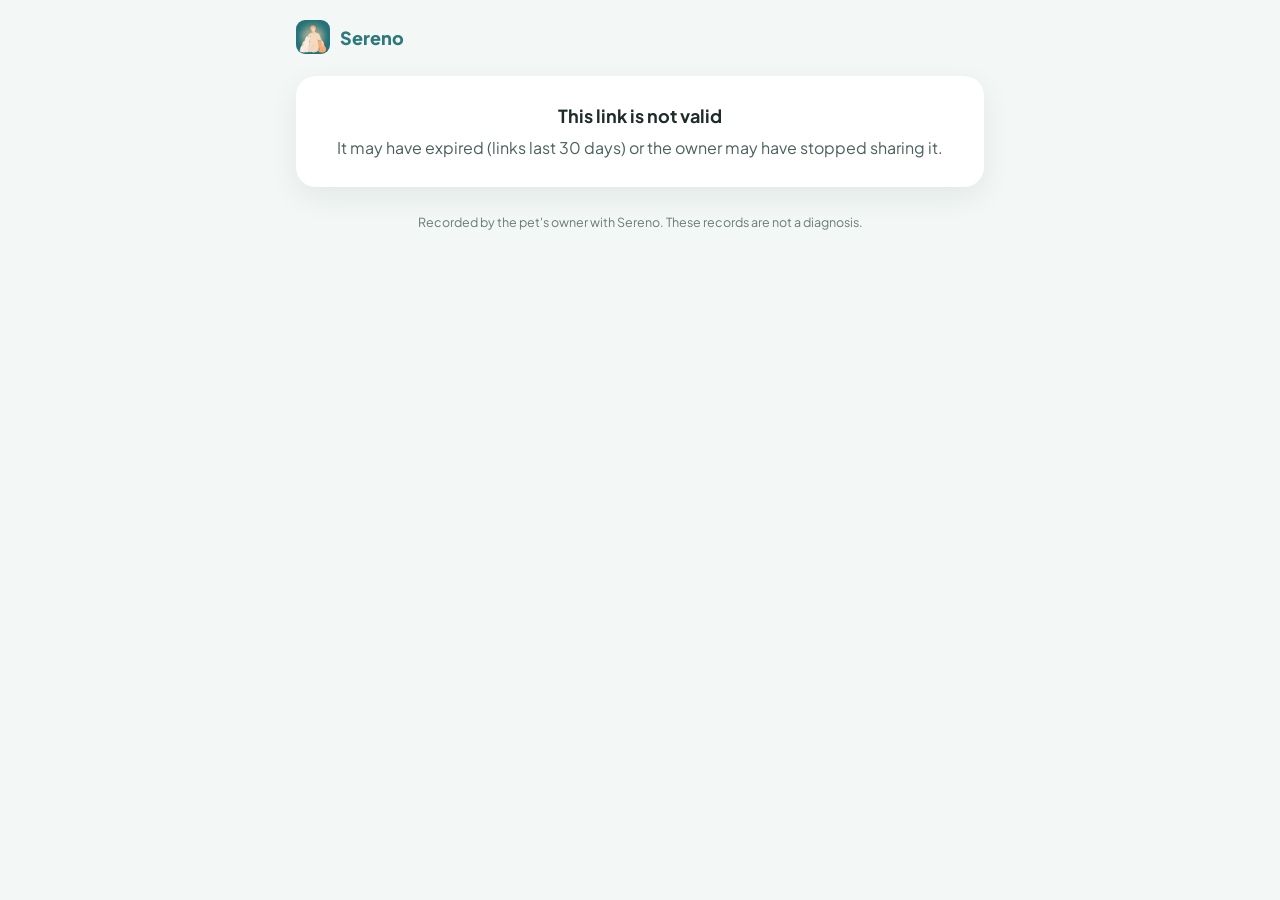
<file: video.html>
<!DOCTYPE html>
<html lang="en">
<head>
<meta charset="UTF-8">
<meta name="viewport" content="width=device-width, initial-scale=1">
<!-- Pagina NASCOSTA per il veterinario (app Sereno, 16 ott 2026): mostra i video
     delle crisi che il proprietario ha deciso di condividere. Il codice del link
     sta dopo il "#", quindi non arriva al server del sito; la pagina lo manda solo
     alla funzione seizure-video-share di Supabase, nel corpo di una POST. Niente analytics, niente
     pixel: sono dati sanitari. Non indicizzata, non collegata dal resto del sito. -->
<meta name="robots" content="noindex, nofollow, noarchive">
<meta name="referrer" content="no-referrer">
<title>Seizure videos — Sereno</title>
<link rel="icon" href="/assets/logo-192.png">
<link rel="stylesheet" href="/css/fonts.css">
<style>
  :root{--teal:#2c7a7b;--teal-light:#e6f2f2;--ink:#1d2b2a;--muted:#4a615e;--soft:#6b7a7a;--bg:#f3f7f6;--card:#fff;--warn:#b8641f}
  *{box-sizing:border-box}
  body{margin:0;background:var(--bg);color:var(--ink);font-family:"Plus Jakarta Sans",system-ui,-apple-system,Segoe UI,Roboto,sans-serif;-webkit-font-smoothing:antialiased}
  .wrap{max-width:720px;margin:0 auto;padding:20px 16px 40px}
  .brand{display:flex;align-items:center;gap:10px;margin-bottom:22px}
  .brand img{width:34px;height:34px;border-radius:9px}
  .brand span{font-weight:800;font-size:18px;color:var(--teal)}
  h1{font-size:clamp(24px,5.6vw,32px);line-height:1.15;margin:0 0 6px}
  .sub{color:var(--muted);margin:0 0 22px;font-size:15px;line-height:1.5}
  .card{background:var(--card);border-radius:20px;padding:16px;margin:0 0 18px;box-shadow:0 10px 30px rgba(20,60,60,.07)}
  .when{font-weight:800;font-size:18px;margin:0 0 10px}
  video{display:block;width:100%;max-height:65vh;background:#000;border-radius:14px}
  .speeds{display:flex;gap:8px;margin:10px 0 4px;flex-wrap:wrap}
  .speeds button{font:inherit;font-weight:700;font-size:14px;border:2px solid var(--teal);background:#fff;color:var(--teal);border-radius:999px;padding:6px 14px;cursor:pointer}
  .speeds button[aria-pressed="true"]{background:var(--teal);color:#fff}
  .novideo{background:var(--teal-light);color:var(--muted);border-radius:14px;padding:14px;font-size:14.5px}
  dl{margin:0 0 14px;display:grid;grid-template-columns:minmax(110px,auto) 1fr;gap:8px 14px;font-size:15px;line-height:1.45}
  dt{color:var(--soft);font-weight:600}
  dd{margin:0;overflow-wrap:anywhere;white-space:pre-line}
  @media (max-width:420px){dl{grid-template-columns:1fr}dt{margin-top:4px}}
  .state{background:var(--card);border-radius:20px;padding:26px 18px;text-align:center;color:var(--muted);line-height:1.55;box-shadow:0 10px 30px rgba(20,60,60,.07)}
  .state strong{display:block;color:var(--ink);font-size:18px;margin-bottom:6px}
  .state button{margin-top:14px;font:inherit;font-weight:700;border:0;background:var(--teal);color:#fff;border-radius:999px;padding:10px 20px;cursor:pointer}
  .foot{font-size:12.5px;color:var(--soft);text-align:center;line-height:1.55;margin-top:26px}
  .foot a{color:var(--soft)}
</style>
</head>
<body>
<main class="wrap">
  <div class="brand"><img src="/assets/logo-192.png" alt=""><span>Sereno</span></div>
  <div id="app"><div class="state" id="loading">…</div></div>
  <p class="foot" id="foot"></p>
</main>

<script>
(function () {
  "use strict";
  var API = "https://rnwqbnqqzndxzjrlxrmb.supabase.co/functions/v1/seizure-video-share";

  var T = {
    en: {
      loading: "Loading…",
      title: function (n) { return n + "'s seizures"; },
      titleOne: function (n) { return n + "'s seizure"; },
      sub: function (d) { return "Shared by the owner from the Sereno app. This link works until " + d + "."; },
      subOne: function (d) { return "Shared by the owner from the Sereno app. This link works until " + d + "."; },
      duration: "Seizure duration", intensity: "Severity", pre: "Before the seizure", notes: "Notes",
      meds: "Medications in use that day", noMeds: "None recorded", notTimed: "Not timed",
      noVideo: "No video for this seizure.",
      speed: "Speed",
      intensities: ["None", "Very mild", "Mild", "Moderate", "Severe", "Critical"],
      notFoundT: "This link is not valid", notFound: "It may have expired (links last 30 days) or the owner may have stopped sharing it.",
      errorT: "Couldn't load the videos", error: "Check your connection and try again.", retry: "Try again",
      foot: "Recorded by the pet's owner with Sereno. These records are not a diagnosis."
    },
    it: {
      loading: "Caricamento…",
      title: function (n) { return "Le crisi di " + n; },
      titleOne: function (n) { return "La crisi di " + n; },
      sub: function (d) { return "Condivise dal proprietario con l'app Sereno. Questo link funziona fino al " + d + "."; },
      subOne: function (d) { return "Condivisa dal proprietario con l'app Sereno. Questo link funziona fino al " + d + "."; },
      duration: "Durata della crisi", intensity: "Gravità", pre: "Prima della crisi", notes: "Note",
      meds: "Farmaci in corso quel giorno", noMeds: "Nessuno registrato", notTimed: "Non cronometrata",
      noVideo: "Nessun video per questa crisi.",
      speed: "Velocità",
      intensities: ["Nessuna", "Molto lieve", "Lieve", "Moderata", "Grave", "Critica"],
      notFoundT: "Questo link non è valido", notFound: "Può essere scaduto (i link durano 30 giorni) oppure il proprietario ha smesso di condividerlo.",
      errorT: "Impossibile caricare i video", error: "Controlla la connessione e riprova.", retry: "Riprova",
      foot: "Registrato dal proprietario dell'animale con Sereno. Questi dati non sono una diagnosi."
    },
    es: {
      loading: "Cargando…",
      title: function (n) { return "Las crisis de " + n; },
      titleOne: function (n) { return "La crisis de " + n; },
      sub: function (d) { return "Compartidas por el propietario desde la app Sereno. Este enlace funciona hasta el " + d + "."; },
      subOne: function (d) { return "Compartida por el propietario desde la app Sereno. Este enlace funciona hasta el " + d + "."; },
      duration: "Duración de la crisis", intensity: "Gravedad", pre: "Antes de la crisis", notes: "Notas",
      meds: "Medicamentos en curso ese día", noMeds: "Ninguno registrado", notTimed: "No cronometrada",
      noVideo: "No hay video de esta crisis.",
      speed: "Velocidad",
      intensities: ["Ninguna", "Muy leve", "Leve", "Moderada", "Grave", "Crítica"],
      notFoundT: "Este enlace no es válido", notFound: "Puede haber caducado (los enlaces duran 30 días) o el propietario dejó de compartirlo.",
      errorT: "No se pudieron cargar los videos", error: "Revisa la conexión e inténtalo de nuevo.", retry: "Reintentar",
      foot: "Registrado por el propietario del animal con Sereno. Estos datos no son un diagnóstico."
    }
  };

  function pickLang(code) {
    var c = String(code || "").slice(0, 2).toLowerCase();
    return T[c] ? c : "en";
  }

  var lang = pickLang(navigator.language);
  // Un solo ricaricamento automatico per un video che non parte (URL scaduto),
  // per non girare in tondo se il problema e' un altro.
  var reloadedForVideo = false;
  var app = document.getElementById("app");

  function el(tag, attrs, text) {
    var n = document.createElement(tag);
    if (attrs) for (var k in attrs) n.setAttribute(k, attrs[k]);
    if (text !== undefined && text !== null) n.textContent = text;
    return n;
  }

  function clock(s) {
    var m = Math.floor(s / 60), r = s % 60;
    return (m < 10 ? "0" : "") + m + ":" + (r < 10 ? "0" : "") + r;
  }

  function fmtDateTime(iso) {
    return new Date(iso).toLocaleString(lang, { day: "numeric", month: "long", year: "numeric", hour: "2-digit", minute: "2-digit" });
  }

  function fmtDate(iso) {
    return new Date(iso).toLocaleDateString(lang, { day: "numeric", month: "long", year: "numeric" });
  }

  function setFoot() {
    document.getElementById("foot").textContent = T[lang].foot;
    document.documentElement.lang = lang;
  }

  function showState(title, body, retry) {
    app.innerHTML = "";
    var box = el("div", { "class": "state" });
    box.appendChild(el("strong", null, title));
    box.appendChild(el("span", null, body));
    if (retry) {
      var b = el("button", { type: "button" }, T[lang].retry);
      b.addEventListener("click", load);
      box.appendChild(b);
    }
    app.appendChild(box);
  }

  function row(dl, label, value) {
    if (value === null || value === undefined || value === "") return;
    dl.appendChild(el("dt", null, label));
    dl.appendChild(el("dd", null, value));
  }

  function render(data) {
    lang = pickLang(data.lang);
    var t = T[lang];
    setFoot();
    document.title = (data.seizures.length === 1 ? t.titleOne(data.petName) : t.title(data.petName)) + " — Sereno";
    app.innerHTML = "";
    app.appendChild(el("h1", null, data.seizures.length === 1 ? t.titleOne(data.petName) : t.title(data.petName)));
    app.appendChild(el("p", { "class": "sub" }, (data.seizures.length === 1 ? t.subOne : t.sub)(fmtDate(data.expiresAt))));

    data.seizures.forEach(function (s) {
      var card = el("section", { "class": "card" });
      card.appendChild(el("h2", { "class": "when" }, fmtDateTime(s.occurredAt)));

      var dl = el("dl");
      row(dl, t.duration, typeof s.durationSeconds === "number" ? clock(s.durationSeconds) : t.notTimed);
      if (typeof s.intensity === "number" && s.intensity > 0) row(dl, t.intensity, t.intensities[s.intensity] || String(s.intensity));
      row(dl, t.pre, s.preSeizureSigns);
      row(dl, t.notes, s.notes);
      row(dl, t.meds, s.medications && s.medications.length ? s.medications.join(", ") : t.noMeds);
      card.appendChild(dl);

      if (s.videoUrl) {
        var v = el("video", { controls: "", playsinline: "", preload: "metadata" });
        v.src = s.videoUrl;
        // L'URL firmato dura 1 ora: se la pagina resta aperta di piu', si ricarica.
        v.addEventListener("error", function () {
          if (reloadedForVideo) return;
          reloadedForVideo = true;
          load();
        }, { once: true });
        card.appendChild(v);
        var speeds = el("div", { "class": "speeds", role: "group", "aria-label": t.speed });
        [1, 1.5, 2].forEach(function (rate) {
          var b = el("button", { type: "button", "aria-pressed": rate === 1 ? "true" : "false" }, rate + "×");
          b.addEventListener("click", function () {
            v.playbackRate = rate;
            Array.prototype.forEach.call(speeds.children, function (x) { x.setAttribute("aria-pressed", "false"); });
            b.setAttribute("aria-pressed", "true");
          });
          speeds.appendChild(b);
        });
        card.appendChild(speeds);
      } else {
        card.appendChild(el("div", { "class": "novideo" }, t.noVideo));
      }


      app.appendChild(card);
    });
  }

  function load() {
    var token = decodeURIComponent((location.hash || "").replace(/^#/, ""));
    setFoot();
    if (!/^[A-Za-z0-9_-]{32}$/.test(token)) {
      showState(T[lang].notFoundT, T[lang].notFound, false);
      return;
    }
    app.innerHTML = "";
    app.appendChild(el("div", { "class": "state" }, T[lang].loading));
    // Il codice va nel corpo della richiesta, non nell'indirizzo: cosi' non
    // finisce nei registri delle richieste del server.
    fetch(API, {
      method: "POST",
      headers: { "Content-Type": "application/json" },
      body: JSON.stringify({ t: token }),
      cache: "no-store",
      referrerPolicy: "no-referrer"
    })
      .then(function (res) {
        if (res.status === 404) { showState(T[lang].notFoundT, T[lang].notFound, false); return null; }
        if (!res.ok) throw new Error("http " + res.status);
        return res.json();
      })
      .then(function (data) { if (data && data.ok) render(data); })
      .catch(function () { showState(T[lang].errorT, T[lang].error, true); });
  }

  window.addEventListener("hashchange", load);
  load();
})();
</script>
</body>
</html>
</file>
<file: css/fonts.css>
/* Plus Jakarta Sans (SIL Open Font License), served from our own domain so no visitor data goes to Google Fonts */
@font-face{font-family:"Plus Jakarta Sans";font-style:normal;font-weight:200 800;font-display:swap;src:url(/fonts/pjs-latin-ext-normal.woff2) format("woff2");unicode-range:U+0100-02BA,U+02BD-02C5,U+02C7-02CC,U+02CE-02D7,U+02DD-02FF,U+0304,U+0308,U+0329,U+1D00-1DBF,U+1E00-1E9F,U+1EF2-1EFF,U+2020,U+20A0-20AB,U+20AD-20C0,U+2113,U+2C60-2C7F,U+A720-A7FF}
@font-face{font-family:"Plus Jakarta Sans";font-style:normal;font-weight:200 800;font-display:swap;src:url(/fonts/pjs-latin-normal.woff2) format("woff2");unicode-range:U+0000-00FF,U+0131,U+0152-0153,U+02BB-02BC,U+02C6,U+02DA,U+02DC,U+0304,U+0308,U+0329,U+2000-206F,U+20AC,U+2122,U+2191,U+2193,U+2212,U+2215,U+FEFF,U+FFFD}
@font-face{font-family:"Plus Jakarta Sans";font-style:italic;font-weight:200 800;font-display:swap;src:url(/fonts/pjs-latin-ext-italic.woff2) format("woff2");unicode-range:U+0100-02BA,U+02BD-02C5,U+02C7-02CC,U+02CE-02D7,U+02DD-02FF,U+0304,U+0308,U+0329,U+1D00-1DBF,U+1E00-1E9F,U+1EF2-1EFF,U+2020,U+20A0-20AB,U+20AD-20C0,U+2113,U+2C60-2C7F,U+A720-A7FF}
@font-face{font-family:"Plus Jakarta Sans";font-style:italic;font-weight:200 800;font-display:swap;src:url(/fonts/pjs-latin-italic.woff2) format("woff2");unicode-range:U+0000-00FF,U+0131,U+0152-0153,U+02BB-02BC,U+02C6,U+02DA,U+02DC,U+0304,U+0308,U+0329,U+2000-206F,U+20AC,U+2122,U+2191,U+2193,U+2212,U+2215,U+FEFF,U+FFFD}
</file>
<file: css/v3.css>
/* ============================================================
   SERENO — home v3 (base shared with v2)
   Mobile-first. Motion = transform/opacity only; everything is
   visible without JS (the .js class turns the reveal states on),
   and prefers-reduced-motion switches every loop off.
   ============================================================ */
:root{
  --ink:#13302d; --ink-2:#2f4b48; --ink-3:#5f7673;
  --teal:#2c7a7b; --teal-2:#3f9a98; --teal-3:#7fd1c7; --mint:#e6f2ef;
  --cream:#f6f3ec; --paper:#fffdf9; --sand:#f3ead9; --peach:#fbe9da;
  --coral:#e07a4f; --orange:#cf7a37; --blue:#4684ad; --rose:#c16f8c;
  --deep:#0d2826; --deep-2:#123532;
  --line:rgba(19,48,45,.10); --line-2:rgba(19,48,45,.16);
  --r-lg:28px; --r-md:20px; --r-sm:14px;
  --shadow:0 30px 60px -28px rgba(13,40,38,.35), 0 10px 22px -14px rgba(13,40,38,.22);
  --shadow-sm:0 12px 26px -16px rgba(13,40,38,.35);
  --ease:cubic-bezier(.22,1,.36,1);
  --pad:20px;
}
*{box-sizing:border-box}
html{-webkit-text-size-adjust:100%;scroll-padding-top:84px;overflow-x:clip}
body{margin:0;overflow-x:clip;font-family:'Plus Jakarta Sans',system-ui,-apple-system,Segoe UI,sans-serif;color:var(--ink);background:var(--cream);line-height:1.55;-webkit-font-smoothing:antialiased}
img{max-width:100%;display:block}
a{color:inherit;text-decoration:none}
button{font:inherit;color:inherit}
sup.tm{font-size:.42em;vertical-align:super;margin-left:1px;font-weight:600;line-height:0}
.wrap{width:100%;max-width:1180px;margin:0 auto;padding:0 var(--pad)}
.center{text-align:center}
.mono{font-variant-numeric:tabular-nums}

/* ---------- ambient background ---------- */
.aurora{position:fixed;inset:0;z-index:-2;overflow:hidden;pointer-events:none}
.aurora i{position:absolute;border-radius:50%;filter:blur(70px);opacity:.55;will-change:transform}
.aurora i:nth-child(1){width:70vmax;height:70vmax;left:-25vmax;top:-30vmax;background:radial-gradient(circle,#cfe9e3 0%,transparent 65%);animation:drift1 26s ease-in-out infinite alternate}
.aurora i:nth-child(2){width:60vmax;height:60vmax;right:-28vmax;top:10vh;background:radial-gradient(circle,#fbe3cf 0%,transparent 65%);animation:drift2 32s ease-in-out infinite alternate}
.aurora i:nth-child(3){width:55vmax;height:55vmax;left:10vw;bottom:-35vmax;background:radial-gradient(circle,#dbe8f3 0%,transparent 65%);animation:drift1 38s ease-in-out infinite alternate-reverse}
@keyframes drift1{to{transform:translate3d(8vmax,6vmax,0) scale(1.08)}}
@keyframes drift2{to{transform:translate3d(-7vmax,8vmax,0) scale(1.12)}}
.grain{position:fixed;inset:0;z-index:-1;pointer-events:none;opacity:.06;background-image:url("../assets/grain.svg")}
.progress{position:fixed;top:0;left:0;right:0;height:3px;z-index:60;pointer-events:none}
.progress i{display:block;height:100%;width:100%;transform-origin:0 50%;transform:scaleX(0);background:linear-gradient(90deg,var(--teal),var(--teal-3),var(--orange))}

/* ---------- type ---------- */
.eyebrow{display:inline-flex;align-items:center;gap:10px;font-size:12.5px;font-weight:700;letter-spacing:.14em;text-transform:uppercase;color:var(--teal);margin-bottom:14px}
.eyebrow.center{display:flex;justify-content:center;text-align:center}
.eyebrow.light{color:var(--teal-3)}
.eyebrow-pill{background:rgba(255,255,255,.7);border:1px solid var(--line);padding:8px 14px;border-radius:100px;letter-spacing:.06em;text-transform:none;font-size:13px;font-weight:600;color:var(--ink-2);backdrop-filter:blur(8px)}
.eyebrow-pill .dot{width:8px;height:8px;border-radius:50%;background:var(--teal);box-shadow:0 0 0 0 rgba(44,122,123,.5);animation:ping 2.4s infinite}
@keyframes ping{0%{box-shadow:0 0 0 0 rgba(44,122,123,.45)}70%{box-shadow:0 0 0 9px rgba(44,122,123,0)}100%{box-shadow:0 0 0 0 rgba(44,122,123,0)}}
.section{position:relative;padding:88px 0}
.section-title{font-size:clamp(30px,7.6vw,56px);line-height:1.06;letter-spacing:-.035em;font-weight:800;margin:0 auto 18px;max-width:17ch}
.section-title.center{text-align:center}
.section-title.light{color:#f4fbf9}
.lede{font-size:17.5px;color:var(--ink-2);max-width:52ch}

/* ---------- buttons ---------- */
.btn{display:inline-flex;align-items:center;justify-content:center;gap:10px;padding:14px 22px;border-radius:100px;font-weight:700;font-size:15px;border:1px solid transparent;cursor:pointer;transition:transform .35s var(--ease),box-shadow .35s var(--ease),background .3s}
.btn svg{width:18px;height:18px}
.btn-dark{background:var(--ink);color:#fff;box-shadow:0 14px 28px -14px rgba(13,40,38,.7)}
.btn-dark:hover{transform:translateY(-2px);box-shadow:0 20px 34px -14px rgba(13,40,38,.75)}
.btn-light{background:#fff;color:var(--ink)}
.btn-light:hover{transform:translateY(-2px)}
.btn-ghost{background:rgba(255,255,255,.6);border-color:var(--line-2);color:var(--ink)}
.btn-ghost:hover{background:#fff;transform:translateY(-2px)}
.btn-arrow svg{transition:transform .35s var(--ease)}
.btn-arrow:hover svg{transform:translateX(4px)}

/* ---------- nav ---------- */
.nav{position:fixed;top:0;left:0;right:0;z-index:50;padding:10px 12px;transition:padding .4s var(--ease)}
.nav-inner{max-width:1180px;margin:0 auto;display:flex;align-items:center;justify-content:space-between;gap:12px;padding:8px 8px 8px 12px;border-radius:100px;border:1px solid transparent;transition:background .4s,border-color .4s,box-shadow .4s,backdrop-filter .4s}
.nav.scrolled .nav-inner{background:rgba(255,253,249,.78);border-color:var(--line);box-shadow:0 10px 30px -18px rgba(13,40,38,.35);backdrop-filter:saturate(1.4) blur(14px);-webkit-backdrop-filter:saturate(1.4) blur(14px)}
.brand{display:flex;align-items:center;gap:10px;font-weight:800;font-size:19px;letter-spacing:-.02em}
.brand img{width:36px;height:36px;border-radius:50%}
.nav-links{display:none;gap:28px;font-weight:600;font-size:15px;color:var(--ink-2)}
.nav-links a{position:relative}
.nav-links a::after{content:"";position:absolute;left:0;right:0;bottom:-6px;height:2px;background:var(--teal);transform:scaleX(0);transform-origin:left;transition:transform .35s var(--ease)}
.nav-links a:hover::after{transform:scaleX(1)}
.nav-right{display:flex;align-items:center;gap:8px}
.nav-cta{display:none;padding:11px 18px;font-size:14px}
.lang{position:relative;display:none}
.lang-btn{display:flex;align-items:center;gap:6px;border:1px solid var(--line-2);background:rgba(255,255,255,.6);border-radius:100px;padding:9px 12px;cursor:pointer;font-weight:700;font-size:13px}
.lang-btn svg{width:16px;height:16px}
.lang-menu{position:absolute;right:0;top:calc(100% + 8px);background:#fff;border:1px solid var(--line);border-radius:16px;padding:6px;box-shadow:var(--shadow);min-width:170px;opacity:0;visibility:hidden;transform:translateY(-6px);transition:all .25s var(--ease)}
.lang.open .lang-menu{opacity:1;visibility:visible;transform:none}
.lang-menu button{display:flex;width:100%;gap:8px;padding:10px 12px;border:0;background:none;border-radius:10px;cursor:pointer;font-weight:600;text-align:left}
.lang-menu button:hover,.lang-menu button.active{background:var(--mint)}
.nav-burger{width:46px;height:46px;border-radius:50%;border:1px solid var(--line-2);background:rgba(255,255,255,.7);display:grid;place-content:center;gap:6px;cursor:pointer}
.nav-burger span{display:block;width:18px;height:2px;border-radius:2px;background:var(--ink);transition:transform .35s var(--ease)}
.nav.menu-open .nav-burger span:first-child{transform:translateY(4px) rotate(45deg)}
.nav.menu-open .nav-burger span:last-child{transform:translateY(-4px) rotate(-45deg)}
.nav-mobile{max-width:1180px;margin:8px auto 0;background:rgba(255,253,249,.96);backdrop-filter:blur(14px);-webkit-backdrop-filter:blur(14px);border:1px solid var(--line);border-radius:24px;padding:10px;box-shadow:var(--shadow);display:grid;gap:2px;transform-origin:top;opacity:0;visibility:hidden;transform:translateY(-8px) scale(.98);transition:all .3s var(--ease)}
.nav.menu-open .nav-mobile{opacity:1;visibility:visible;transform:none}
.nav-mobile>a{padding:14px 14px;border-radius:14px;font-weight:700;font-size:17px}
.nav-mobile>a:active{background:var(--mint)}
.nav-mobile-langs{display:flex;gap:8px;padding:8px 8px 4px}
.nav-mobile-langs button{flex:1;border:1px solid var(--line-2);background:#fff;border-radius:100px;padding:10px;font-weight:700;cursor:pointer}
.nav-mobile-langs button.active{background:var(--ink);color:#fff;border-color:var(--ink)}

/* ---------- hero ---------- */
.hero{position:relative;padding:104px 0 40px;min-height:100svh;overflow:hidden}
.hero-grid{display:grid;gap:34px}
.hero-copy{position:relative;z-index:2;text-align:center;display:flex;flex-direction:column;align-items:center}
.hero-title{font-size:clamp(38px,10.6vw,84px);line-height:1.0;letter-spacing:-.045em;font-weight:800;margin:4px 0 18px;max-width:13ch}
.hero-title .word{display:inline-block;overflow:hidden;vertical-align:top;padding-bottom:.08em;margin-bottom:-.08em}
.hero-title .word>span{display:inline-block;transform:translateY(105%);transition:transform 1s var(--ease)}
.hero.lit .hero-title .word>span{transform:none}
.hero-title .accent>span{background:linear-gradient(100deg,var(--teal) 0%,var(--teal-2) 40%,var(--orange) 100%);-webkit-background-clip:text;background-clip:text;color:transparent;font-style:italic;padding-right:.06em}
html:not(.js) .hero-title .word>span{transform:none}
.hero-sub{font-size:17.5px;color:var(--ink-2);max-width:40ch;margin:0 0 24px}
.stores{display:flex;flex-wrap:wrap;gap:10px;justify-content:center}
.store{display:flex;align-items:center;gap:10px;padding:11px 18px 11px 15px;border-radius:16px;background:var(--ink);color:#fff;min-width:176px;box-shadow:0 14px 28px -16px rgba(13,40,38,.8);transition:transform .35s var(--ease),box-shadow .35s var(--ease)}
.store:hover{transform:translateY(-3px);box-shadow:0 22px 34px -16px rgba(13,40,38,.85)}
.store svg{width:26px;height:26px;flex:0 0 auto}
.store span{display:flex;flex-direction:column;line-height:1.15;text-align:left}
.store small{font-size:11px;opacity:.75}
.store b{font-size:17px;letter-spacing:-.01em}
.store--light{background:#fff;color:var(--ink)}
.tester{margin-top:22px;display:grid;gap:8px;text-align:left;max-width:440px;padding:16px 18px;border-radius:20px;background:linear-gradient(135deg,rgba(255,255,255,.85),rgba(251,233,218,.85));border:1px solid rgba(207,122,55,.25);box-shadow:var(--shadow-sm);transition:transform .35s var(--ease)}
.tester:hover{transform:translateY(-2px)}
.tester-badge{display:inline-flex;align-items:center;gap:8px;font-size:12px;font-weight:800;letter-spacing:.12em;text-transform:uppercase;color:var(--orange)}
.tester-badge .pulse{width:8px;height:8px;border-radius:50%;background:var(--orange);animation:ping2 2s infinite}
@keyframes ping2{0%{box-shadow:0 0 0 0 rgba(207,122,55,.5)}70%{box-shadow:0 0 0 9px rgba(207,122,55,0)}100%{box-shadow:0 0 0 0 rgba(207,122,55,0)}}
.tester-text{font-size:14.5px;color:var(--ink-2)}
.tester-mail{display:inline-flex;align-items:center;gap:6px;font-weight:800;color:var(--teal);font-size:15px}
.tester-mail svg{width:16px;height:16px;transition:transform .3s var(--ease)}
.tester:hover .tester-mail svg{transform:translateX(4px)}
/* live cards */
.live{position:absolute;z-index:3;display:flex;align-items:center;gap:10px;padding:10px 14px 10px 10px;border-radius:18px;background:rgba(255,255,255,.88);backdrop-filter:blur(12px);-webkit-backdrop-filter:blur(12px);border:1px solid rgba(255,255,255,.9);box-shadow:var(--shadow);font-size:13px;opacity:0;transform:translateY(16px) scale(.94);transition:opacity .7s var(--ease),transform .9s var(--ease)}
html:not(.js) .live{opacity:1;transform:none}
.hero.lit .live{opacity:1;transform:none}
.hero.lit .live--dose{transition-delay:.7s}
.hero.lit .live--weight{transition-delay:1s}
.hero.lit .live--timer{transition-delay:1.3s}
.hero.lit .live--report{transition-delay:1.6s}
.live-txt{display:flex;flex-direction:column;line-height:1.2}
.live-txt b{font-size:14px;letter-spacing:-.01em}
.live-txt small{font-size:11.5px;color:var(--ink-3);font-weight:600}
.live-ic{width:34px;height:34px;border-radius:11px;display:grid;place-items:center;flex:0 0 auto;color:#fff}
.live-ic svg{width:19px;height:19px}
.ic-teal{background:var(--teal)} .ic-coral{background:var(--coral)} .ic-ink{background:var(--ink)}
.live--dose{left:-2%;top:16%}
.live--weight{right:-3%;top:34%;flex-direction:column;align-items:flex-start;gap:4px;padding:10px 12px}
.live--weight .spark{width:118px;height:38px}
.live--timer{left:0;bottom:22%}
.live--report{right:0;bottom:7%}
.rec{width:8px;height:8px;border-radius:50%;background:var(--coral);animation:blink 1.2s infinite}
@keyframes blink{50%{opacity:.2}}
.live .draw{stroke-dasharray:24;stroke-dashoffset:24}
.hero.lit .live .draw{animation:drawck .6s 1.2s var(--ease) forwards}
@keyframes drawck{to{stroke-dashoffset:0}}
.spark-line{stroke-dasharray:var(--len,320);stroke-dashoffset:var(--len,320)}
.is-in .spark-line,.hero.lit .live .spark-line{animation:drawline 1.8s .3s var(--ease) forwards}
.hero.lit .live .spark-line{animation-delay:1.3s}
@keyframes drawline{to{stroke-dashoffset:0}}
.spark-dot{opacity:0}
.hero.lit .spark-dot{animation:pop .5s 2.8s var(--ease) forwards}
@keyframes pop{from{opacity:0;transform:scale(0)}to{opacity:1;transform:scale(1)}}
.spark-dot{transform-box:fill-box;transform-origin:center}
.hero.lit .live--dose{animation:bob 6s 2s ease-in-out infinite}
.hero.lit .live--weight{animation:bob 7s 2.4s ease-in-out infinite}
.hero.lit .live--timer{animation:bob 6.5s 2.8s ease-in-out infinite}
.hero.lit .live--report{animation:bob 7.5s 3.2s ease-in-out infinite}
@keyframes bob{50%{translate:0 -8px}}
.scroll-cue{position:absolute;left:50%;bottom:18px;transform:translateX(-50%);display:none;flex-direction:column;align-items:center;gap:8px;font-size:11px;font-weight:700;letter-spacing:.18em;text-transform:uppercase;color:var(--ink-3)}
.scroll-cue i{width:22px;height:34px;border:2px solid var(--line-2);border-radius:12px;position:relative}
.scroll-cue i::after{content:"";position:absolute;left:50%;top:6px;width:4px;height:7px;border-radius:2px;background:var(--teal);transform:translateX(-50%);animation:wheel 1.8s infinite}
@keyframes wheel{0%{opacity:1;transform:translate(-50%,0)}80%{opacity:0;transform:translate(-50%,10px)}100%{opacity:0}}
/* ---------- marquee ---------- */
.marquee{position:relative;padding:22px 0;display:grid;gap:12px;overflow:hidden;-webkit-mask-image:linear-gradient(90deg,transparent,#000 10%,#000 90%,transparent);mask-image:linear-gradient(90deg,transparent,#000 10%,#000 90%,transparent)}
.marquee-row{display:flex;gap:10px;width:max-content;animation:marq 60s linear infinite}
.marquee-row.rev{animation-direction:reverse;animation-duration:70s}
.marquee-row span{white-space:nowrap;padding:10px 16px;border-radius:100px;background:rgba(255,255,255,.7);border:1px solid var(--line);font-weight:700;font-size:14px;color:var(--ink-2)}
.marquee-row span:nth-child(3n){background:var(--mint);color:var(--teal)}
.marquee-row span:nth-child(4n){background:var(--peach);color:var(--orange)}
@keyframes marq{to{transform:translateX(-50%)}}

/* ---------- reveal ---------- */
.js .reveal{opacity:0;transform:translateY(22px);transition:opacity .55s var(--ease),transform .7s var(--ease);transition-delay:var(--d,0ms)}
.js .reveal.is-in{opacity:1;transform:none}

/* ---------- questions ---------- */
.questions{padding:96px 0 80px}
.qs{display:grid;gap:12px;margin:34px auto 26px;max-width:760px}
.q{margin:0;display:flex;align-items:baseline;gap:16px;padding:22px 22px;border-radius:var(--r-md);background:rgba(255,255,255,.72);border:1px solid var(--line);font-size:clamp(26px,7vw,44px);font-weight:800;letter-spacing:-.03em;line-height:1.1}
.q-n{font-size:13px;font-weight:800;color:var(--teal);letter-spacing:.1em;flex:0 0 auto}
.q:nth-child(2){margin-left:6%} .q:nth-child(3){margin-left:12%}
.q-answer{max-width:30ch;margin:10px auto 0;text-align:center;font-size:clamp(20px,5.2vw,28px);font-weight:700;letter-spacing:-.02em;color:var(--teal);line-height:1.25}
/* ---------- bento ---------- */
.bento{display:grid;grid-template-columns:1fr 1fr;gap:12px;margin-top:34px}
.bcard{position:relative;border-radius:var(--r-md);padding:18px;background:rgba(255,255,255,.78);border:1px solid var(--line);overflow:hidden;transition:transform .45s var(--ease),box-shadow .45s var(--ease)}
.bcard:hover{transform:translateY(-4px);box-shadow:var(--shadow)}
.bcard h3{margin:12px 0 6px;font-size:16.5px;letter-spacing:-.02em;line-height:1.2}
.bcard p{margin:0;font-size:13.5px;color:var(--ink-3);line-height:1.45}
.bic{width:40px;height:40px;border-radius:13px;display:grid;place-items:center;background:var(--mint);color:var(--teal);transition:transform .45s var(--ease)}
.bcard:hover .bic{transform:rotate(-8deg) scale(1.08)}
.bic svg{width:21px;height:21px}
.b-wide{grid-column:1/-1}
.b-insight{background:linear-gradient(145deg,#fff,#eef7f4)}
.b-insight p{font-size:14.5px;max-width:52ch}
.bnote{margin-top:10px!important;font-size:12px!important;font-style:italic}
.b-chart{width:100%;height:80px;margin-top:10px}
.b-red .bic{background:#fde4dd;color:#c0392b}
.b-sand{background:linear-gradient(160deg,#fff,var(--sand))}
.b-sand .bic{background:#f4e6cc;color:#8a6d3b}
.b-mint{background:linear-gradient(160deg,#fff,var(--mint))}
.b-ink{background:var(--ink);border-color:var(--ink);grid-column:1/-1}
.b-ink h3{color:#fff} .b-ink p{color:#a9cfc8}
.b-ink .bic{background:rgba(255,255,255,.12);color:var(--teal-3)}

/* ---------- typographic line ---------- */
.typo{padding:60px 0}
.typo-line{margin:0;text-align:center;font-size:clamp(40px,12vw,104px);font-weight:800;letter-spacing:-.05em;line-height:.98}
.typo-line .w{display:inline-block;color:rgba(19,48,45,.14);transition:color .6s var(--ease)}
.typo-line .w.on{color:var(--ink)}
.typo-line .w.hl.on{background:linear-gradient(100deg,var(--teal),var(--orange));-webkit-background-clip:text;background-clip:text;color:transparent}
html:not(.js) .typo-line .w{color:var(--ink)}

/* ---------- stories ---------- */
.stories-note{display:flex;justify-content:center;margin:0 auto;font-size:13px;font-weight:700;color:var(--ink-3);background:rgba(255,255,255,.7);border:1px dashed var(--line-2);border-radius:100px;padding:7px 14px;width:max-content;max-width:calc(100vw - 40px)}
.stories-marquee{overflow:hidden;padding:30px 0 10px;-webkit-mask-image:linear-gradient(90deg,transparent,#000 6%,#000 94%,transparent);mask-image:linear-gradient(90deg,transparent,#000 6%,#000 94%,transparent)}
.stories-row{display:flex;gap:14px;width:max-content;animation:marq 70s linear infinite}
.stories-marquee:hover .stories-row,.stories-row.paused{animation-play-state:paused}
.story{width:290px;flex:0 0 auto;border-radius:var(--r-md);padding:20px;background:#fff;border:1px solid var(--line);box-shadow:var(--shadow-sm);display:flex;flex-direction:column;gap:12px}
.story-badge{align-self:flex-start;font-size:11.5px;font-weight:800;color:var(--a);background:color-mix(in srgb,var(--a) 12%,#fff);padding:5px 10px;border-radius:100px}
.story p{margin:0;font-size:14.5px;color:var(--ink-2);line-height:1.5;flex:1}
.story footer{display:flex;align-items:center;gap:10px}
.story footer i{width:38px;height:38px;border-radius:50%;display:grid;place-items:center;font-style:normal;font-weight:800;font-size:13px;color:#fff;background:var(--a)}
.story footer span{display:flex;flex-direction:column;line-height:1.2}
.story footer b{font-size:14px}
.story footer small{font-size:12px;color:var(--ink-3)}

/* ---------- pricing ---------- */
.billing{position:relative;display:flex;width:max-content;margin:26px auto 8px;padding:5px;border-radius:100px;background:rgba(255,255,255,.75);border:1px solid var(--line)}
.bill{position:relative;z-index:1;border:0;background:none;padding:10px 20px;font-weight:800;font-size:14px;border-radius:100px;cursor:pointer;color:var(--ink-3);transition:color .3s}
.bill.on{color:#fff}
.bill-pill{position:absolute;z-index:0;top:5px;bottom:5px;left:5px;border-radius:100px;background:var(--ink);transition:transform .45s var(--ease),width .45s var(--ease)}
.trial-note{margin:6px 0 0;font-size:13px;font-weight:700;color:var(--orange);opacity:0;transition:opacity .3s}
.trial-note.show{opacity:1}
.price-grid{display:grid;gap:14px;margin-top:22px}
.pcard{position:relative;border-radius:var(--r-lg);padding:24px;background:rgba(255,255,255,.82);border:1px solid var(--line);display:flex;flex-direction:column}
.pcard h3{margin:0;font-size:20px}
.pcard .desc{margin:6px 0 14px;font-size:14px;color:var(--ink-3)}
.price{display:flex;align-items:baseline;gap:6px;flex-wrap:wrap;margin-bottom:16px}
.price b{font-size:40px;letter-spacing:-.04em;line-height:1}
.price span{font-weight:700;color:var(--ink-3)}
.price .save{font-size:12px;font-weight:800;color:var(--orange);background:var(--peach);padding:4px 9px;border-radius:100px}
.price .save:empty{display:none}
.feats{list-style:none;margin:0 0 20px;padding:0;display:grid;gap:9px;flex:1}
.feats li{position:relative;padding-left:26px;font-size:14.5px;color:var(--ink-2)}
.feats li::before{content:"";position:absolute;left:0;top:3px;width:17px;height:17px;border-radius:50%;background:var(--mint) url("data:image/svg+xml,%3Csvg xmlns='http://www.w3.org/2000/svg' viewBox='0 0 24 24' fill='none' stroke='%232c7a7b' stroke-width='3.2'%3E%3Cpath d='M6 12.5l4 4L18 8'/%3E%3C/svg%3E") center/11px no-repeat}
.feats li:empty{display:none}
.pcard--feat{background:linear-gradient(160deg,#1a4744,var(--deep));color:#fff;border-color:transparent;box-shadow:0 40px 70px -40px rgba(13,40,38,.85)}
.pcard--feat .desc,.pcard--feat .price span,.pcard--feat .feats li{color:#bfdcd6}
.pcard--feat .feats li::before{background-color:rgba(255,255,255,.12);background-image:url("data:image/svg+xml,%3Csvg xmlns='http://www.w3.org/2000/svg' viewBox='0 0 24 24' fill='none' stroke='%237fd1c7' stroke-width='3.2'%3E%3Cpath d='M6 12.5l4 4L18 8'/%3E%3C/svg%3E")}
.pcard-tag{position:absolute;top:18px;right:18px;font-size:11.5px;font-weight:800;color:var(--deep);background:var(--teal-3);padding:5px 10px;border-radius:100px}
.cmp{margin-top:22px;border-radius:var(--r-md);background:rgba(255,255,255,.7);border:1px solid var(--line);overflow:hidden}
.cmp summary{list-style:none;cursor:pointer;display:flex;justify-content:center;align-items:center;gap:8px;padding:16px;font-weight:800}
.cmp summary::-webkit-details-marker{display:none}
.cmp summary svg{width:18px;height:18px;transition:transform .35s var(--ease)}
.cmp[open] summary svg{transform:rotate(180deg)}
.cmp-table{padding:0 12px 14px;font-size:13px;overflow-x:auto}
.cmp-row{display:grid;grid-template-columns:minmax(120px,1.6fr) repeat(3,minmax(54px,.6fr));align-items:center;border-top:1px solid var(--line);min-width:330px}
.cmp-row>div{padding:10px 6px}
.cmp-row>div:not(:first-child){text-align:center;font-weight:700}
.cmp-row.head>div{font-weight:800;font-size:13px;color:var(--ink)}
.cmp-row.head{border-top:0}
.cmp-row .plus{background:rgba(44,122,123,.06)}
.cmp-grp{padding:16px 6px 6px;font-size:11px;font-weight:800;letter-spacing:.12em;text-transform:uppercase;color:var(--teal);min-width:330px}
.ck{display:inline-block;width:16px;height:16px;background:url("data:image/svg+xml,%3Csvg xmlns='http://www.w3.org/2000/svg' viewBox='0 0 24 24' fill='none' stroke='%232c7a7b' stroke-width='3'%3E%3Cpath d='M5 12.5l4.5 4.5L19 7'/%3E%3C/svg%3E") center/contain no-repeat;vertical-align:middle}
.no{color:var(--ink-3);opacity:.6}

/* ---------- guide + faq ---------- */
.guide-card{display:grid;gap:20px;align-items:center;border-radius:var(--r-lg);padding:26px;margin-bottom:84px;background:linear-gradient(140deg,var(--teal),#1b5655);color:#fff;box-shadow:var(--shadow);overflow:hidden;position:relative;transition:transform .45s var(--ease)}
.guide-card:hover{transform:translateY(-4px)}
.guide-card h3{margin:0 0 8px;font-size:clamp(22px,5.6vw,30px);letter-spacing:-.03em;line-height:1.12}
.guide-card p{margin:0 0 18px;color:#d2ebe6;font-size:15px}
.guide-book{position:relative;width:120px;height:150px;margin:0 auto}
.guide-book span{position:absolute;inset:0;border-radius:6px 14px 14px 6px;background:#fff;box-shadow:0 14px 28px -12px rgba(0,0,0,.5);transform-origin:left center}
.guide-book span:nth-child(1){transform:rotate(-8deg) translateX(-6px);background:#cfe9e3}
.guide-book span:nth-child(2){transform:rotate(-3deg);background:#fbe3cf}
.guide-book span:nth-child(3){transform:rotate(3deg);background:#fff}
.guide-book b{position:absolute;inset:0;display:grid;place-items:center;font-size:46px;font-weight:800;color:var(--teal);transform:rotate(3deg)}
.guide-card:hover .guide-book span:nth-child(1){transform:rotate(-14deg) translateX(-12px)}
.guide-card:hover .guide-book span:nth-child(2){transform:rotate(-7deg) translateX(-4px)}
.guide-book span{transition:transform .5s var(--ease)}
.faq{max-width:780px;margin:30px auto 0;display:grid;gap:10px}
.faq-item{border-radius:var(--r-sm);background:rgba(255,255,255,.8);border:1px solid var(--line);overflow:hidden}
.faq-item summary{list-style:none;cursor:pointer;display:flex;justify-content:space-between;align-items:center;gap:16px;padding:18px 18px;font-weight:800;font-size:16px}
.faq-item summary::-webkit-details-marker{display:none}
.faq-item summary i{position:relative;width:26px;height:26px;border-radius:50%;background:var(--mint);flex:0 0 auto}
.faq-item summary i::before,.faq-item summary i::after{content:"";position:absolute;left:50%;top:50%;width:11px;height:2px;background:var(--teal);border-radius:2px;transform:translate(-50%,-50%);transition:transform .35s var(--ease)}
.faq-item summary i::after{transform:translate(-50%,-50%) rotate(90deg)}
.faq-item[open] summary i::after{transform:translate(-50%,-50%) rotate(0)}
.faq-item p{margin:0;padding:0 18px 18px;color:var(--ink-2);font-size:15px}
.faq-contact{display:flex;flex-direction:column;align-items:center;gap:12px;margin-top:28px;text-align:center}
.faq-contact p{margin:0;color:var(--ink-3)}

/* ---------- final ---------- */
.final-card{position:relative;overflow:hidden;border-radius:36px;padding:40px 24px 0;background:radial-gradient(120% 90% at 0% 0%,#1f5856 0%,var(--deep) 60%);color:#fff;display:grid;gap:24px;text-align:center}
.final-glow{position:absolute;width:420px;height:420px;border-radius:50%;right:-120px;top:-140px;background:radial-gradient(circle,rgba(207,122,55,.35),transparent 65%);animation:breathe 8s ease-in-out infinite}
.final-copy{position:relative;z-index:1;display:flex;flex-direction:column;align-items:center}
.final-card h2{margin:0 0 10px;font-size:clamp(30px,8vw,54px);letter-spacing:-.04em;line-height:1.04;max-width:14ch}
.final-card p{margin:0 0 22px;color:#bfdcd6;font-size:16.5px}
.final-device{position:relative;height:260px;overflow:hidden;display:flex;justify-content:center}
.device--sm{width:230px;margin-top:6px;transform:rotate(-6deg);animation:float 7s ease-in-out infinite}

/* ---------- footer ---------- */
.foot{padding:60px 0 34px}
.foot-grid{display:grid;grid-template-columns:1fr 1fr;gap:26px}
.foot-about{grid-column:1/-1}
.foot-brand{display:flex;align-items:center;gap:10px;font-weight:800;font-size:19px}
.foot-brand img{width:34px;height:34px;border-radius:50%}
.foot p{color:var(--ink-3);font-size:14px;max-width:36ch}
.foot h4{margin:0 0 10px;font-size:13px;letter-spacing:.1em;text-transform:uppercase;color:var(--ink-3)}
.foot ul{list-style:none;margin:0;padding:0;display:grid;gap:8px;font-weight:600;font-size:14.5px}
.foot ul a{word-break:break-word}
.foot ul a:hover{color:var(--teal)}
.foot-bottom{margin-top:34px;padding-top:20px;border-top:1px solid var(--line);font-size:13px;color:var(--ink-3)}
.foot-id{display:block;margin-top:6px;font-size:12px}

/* ---------- report card (from v2) ---------- */
.rc-head{position:relative;padding:18px 20px 16px;background:linear-gradient(135deg,var(--teal),#1f5f5f);color:#fff}
.rc-head .t{display:flex;align-items:center;gap:8px;font-weight:800;font-size:17px}
.rc-head .t svg{width:20px;height:20px}
.rc-head .s{opacity:.85;font-size:13.5px;margin-top:4px}
.rc-period{position:absolute;right:16px;top:16px;font-size:11.5px;font-weight:700;background:rgba(255,255,255,.18);padding:5px 10px;border-radius:100px}
.rc-body{padding:6px 20px 18px}
.rc-group{padding:12px 0;border-bottom:1px solid var(--line)}
.rc-group:last-child{border-bottom:0}
.rc-glabel{font-size:11px;font-weight:800;letter-spacing:.12em;text-transform:uppercase;color:var(--ink-3);margin-bottom:6px}
.rc-line{display:flex;justify-content:space-between;gap:10px;font-size:14px;padding:2px 0}
.rc-line .l{color:var(--ink-2)} .rc-line .v{font-weight:700}
.rc-line .v.ok{color:var(--teal)}
.rc-sub{font-size:12.5px;color:var(--teal);font-weight:700}
.rc-bar{height:7px;border-radius:7px;background:var(--mint);margin-top:8px;overflow:hidden}
.rc-spark{width:100%;height:30px;margin-top:6px}

/* ============================================================
   v3 — real 3D phone, scroll-driven sections
   ============================================================ */

/* ---------- 3D phone (built by js: plates = the body's thickness) ---------- */
.scene{position:relative;perspective:1500px;perspective-origin:50% 35%;display:grid;place-items:center}
.spin,.tilt,.float{position:relative;transform-style:preserve-3d}
.tilt{transform:rotateX(var(--rx,7deg)) rotateY(var(--ry,-22deg)) rotateZ(var(--rz,0deg));transition:transform .9s var(--ease)}
/* no endless float on the hero phone: on Safari (iPhone) that animation flattened every 3D phone on the page - no edge, mirrored screen from behind (5 Nov 2026, tested on Ivan's iPhone) */
.p3{--d:calc(var(--w) * .1);--R:calc(var(--w) * .16);--b:calc(var(--w) * .03);position:relative;width:var(--w);height:calc(var(--w) * 2.07);transform-style:preserve-3d}
.p3-band{position:absolute;left:50%;top:50%;height:calc(var(--d) + 6px);background:linear-gradient(to bottom,rgba(0,0,0,.3),rgba(255,255,255,.14) 50%,rgba(0,0,0,.3)),hsl(172 15% var(--l))}
.p3-key{height:calc(var(--d) * .45);border-radius:3px;background:linear-gradient(rgba(0,0,0,.18),rgba(0,0,0,.18)),hsl(172 12% var(--l))}
.p3-front,.p3-back{position:absolute;inset:0;border-radius:var(--R);-webkit-backface-visibility:hidden;backface-visibility:hidden}
.p3-front{transform:translateZ(calc(var(--d) / 2 + 3px));background:#0a1413;padding:var(--b);box-shadow:inset 0 0 0 calc(var(--w) * .007) #9dbcb6,inset 0 0 0 calc(var(--w) * .013) #33504c}
.p3-screen{position:relative;width:100%;height:100%;border-radius:calc(var(--R) - var(--b));overflow:hidden;background:#f4f6f4;transform:translateZ(0)}
.p3-screen>img{position:absolute;inset:0;width:100%;height:100%;object-fit:cover;object-position:top}
.p3-island{position:absolute;z-index:6;top:calc(var(--w) * .052);left:50%;width:31%;height:calc(var(--w) * .088);transform:translateX(-50%);border-radius:99px;background:#040908}
.p3-glare{position:absolute;inset:0;z-index:7;border-radius:inherit;pointer-events:none;background:linear-gradient(112deg,rgba(255,255,255,0) 20%,rgba(255,255,255,.26) 34%,rgba(255,255,255,.06) 46%,rgba(255,255,255,0) 60%);background-size:260% 100%;background-position:var(--gx,40%) 0;transition:background-position .9s var(--ease)}
.p3-back{transform:rotateY(180deg) translateZ(calc(var(--d) / 2 + 3px));background:radial-gradient(130% 90% at 25% 8%,#4a928e 0%,#24605c 45%,#143b39 100%);box-shadow:inset 0 0 0 calc(var(--w) * .007) #9dbcb6}
.p3--back .p3-front,.p3:not(.p3--back) .p3-back{visibility:hidden}
.p3-back::after{content:"";position:absolute;inset:0;border-radius:inherit;background:linear-gradient(120deg,rgba(255,255,255,.18),rgba(255,255,255,0) 40%)}
.p3-cam{position:absolute;left:7%;top:3.4%;width:38%;aspect-ratio:1;border-radius:26%;background:linear-gradient(145deg,rgba(255,255,255,.22),rgba(0,0,0,.18));box-shadow:inset 0 0 0 1px rgba(255,255,255,.18),0 6px 12px rgba(0,0,0,.28)}
.p3-cam i{position:absolute;width:40%;aspect-ratio:1;border-radius:50%;background:radial-gradient(circle at 38% 34%,#5b7fb0 0 10%,#101a2c 28%,#000 62%);box-shadow:0 0 0 calc(var(--w) * .01) #1b2d2b,0 0 0 calc(var(--w) * .014) rgba(255,255,255,.22)}
.p3-cam i:nth-child(1){left:7%;top:7%} .p3-cam i:nth-child(2){left:7%;top:53%} .p3-cam i:nth-child(3){left:53%;top:30%}
.p3-cam b{position:absolute;right:12%;top:10%;width:12%;aspect-ratio:1;border-radius:50%;background:#f7f0d8;opacity:.8}
.p3-logo{position:absolute;left:50%;top:52%;width:36%;height:auto;aspect-ratio:1;transform:translate(-50%,-50%);border-radius:50%;box-shadow:0 8px 20px rgba(0,0,0,.25)}
.floor{position:absolute;left:50%;bottom:-2%;width:62%;height:34px;transform:translateX(-50%);background:radial-gradient(closest-side,rgba(13,40,38,.32),rgba(13,40,38,0));filter:blur(4px);animation:floor 7s ease-in-out infinite;pointer-events:none}
@keyframes floor{50%{transform:translateX(-50%) scale(.86);opacity:.7}}

/* cards that live in front of a phone, in 3D */
.orb{position:absolute;z-index:4;width:max-content;transform-style:preserve-3d}
.live{backdrop-filter:none;-webkit-backdrop-filter:none;background:rgba(255,255,255,.96);white-space:nowrap}
.ic-rose{background:var(--rose)}

/* ---------- hero ---------- */
.hero{padding:96px 0 24px}
.hero-grid{gap:0;grid-template-areas:"copy" "visual" "tester"}
.hero-copy{grid-area:copy}
.hero-visual{position:relative;grid-area:visual;--w:min(56vw,250px);height:calc(var(--w) * 2.07 + 90px);perspective:none;display:grid;place-items:center;margin-top:6px}
.tester{grid-area:tester;margin:6px auto 0}
.halo{width:min(96vw,560px)}
.p3--hero{--w:inherit}
.hero .spin{transform:rotateY(-200deg) translate3d(0,40px,0) scale(.8);transition:transform 2.4s cubic-bezier(.16,1,.3,1)}
.hero.lit .spin{transform:none}
html:not(.js) .hero .spin{transform:none}
.orb--dose{left:-20%;top:13%;transform:translateZ(70px)}
.orb--weight{right:-26%;top:35%;transform:translateZ(120px)}
.orb--timer{left:-22%;bottom:24%;transform:translateZ(95px)}
.orb--report{right:-16%;bottom:7%;transform:translateZ(60px)}
.hero.lit .orb--dose .live{transition-delay:1.3s}
.hero.lit .orb--weight .live{transition-delay:1.55s}
.hero.lit .orb--timer .live{transition-delay:1.8s}
.hero.lit .orb--report .live{transition-delay:2.05s}
.hero.lit .orb--dose .live{animation:bob 6s 2.6s ease-in-out infinite}
.hero.lit .orb--weight .live{animation:bob 7s 2.9s ease-in-out infinite}
.hero.lit .orb--timer .live{animation:bob 6.5s 3.2s ease-in-out infinite}
.hero.lit .orb--report .live{animation:bob 7.5s 3.5s ease-in-out infinite}
.hero.lit .live .draw{animation-delay:1.9s}
.hero.lit .live .spark-line{animation-delay:2s}
.hero.lit .spark-dot{animation-delay:3.4s}


/* ---------- questions: light up as you scroll ---------- */
.q{align-items:center}
.q.scrub>span:not(.q-n){color:rgba(19,48,45,.2);transition:color .6s var(--ease)}
.q.scrub{transition:background .6s var(--ease),box-shadow .6s var(--ease),transform .6s var(--ease)}
.q.scrub.on>span:not(.q-n){color:var(--ink)}
.q.scrub.on{background:#fff;box-shadow:var(--shadow-sm)}
.q-ck{margin-left:auto;width:36px;height:36px;flex:0 0 auto;border-radius:50%;background:var(--mint) url("data:image/svg+xml,%3Csvg xmlns='http://www.w3.org/2000/svg' viewBox='0 0 24 24' fill='none' stroke='%232c7a7b' stroke-width='3'%3E%3Cpath d='M5 12.5l4.5 4.5L19 7'/%3E%3C/svg%3E") center/18px no-repeat;transform:scale(0) rotate(-30deg);transition:transform .55s var(--ease) .15s}
.q.on .q-ck{transform:none}
.q-answer.scrub{opacity:.12;transform:translateY(12px);transition:opacity .7s var(--ease),transform .7s var(--ease)}
.q-answer.scrub.on{opacity:1;transform:none}
html:not(.js) .q.scrub>span{color:var(--ink)} html:not(.js) .q-answer.scrub{opacity:1}

/* ---------- story: sticky phone, screens change as you scroll ---------- */
.scr-sec{position:relative;padding-top:80px}
.story-head{margin-bottom:0}
.story-track{position:relative;height:500vh;height:500svh}
.story-stage{position:sticky;top:0;height:100vh;height:100svh;display:grid;grid-template-rows:auto 1fr auto;padding:86px var(--pad) 22px;overflow:hidden;--c:#4684ad}
.story-glow{position:absolute;left:50%;top:58%;width:min(120vw,720px);aspect-ratio:1;border-radius:50%;transform:translate(-50%,-50%);background:radial-gradient(circle,color-mix(in srgb,var(--c) 34%,transparent) 0%,transparent 62%);transition:background .9s var(--ease);pointer-events:none}
.story-copy{position:relative;height:124px;width:100%;max-width:560px;margin:0 auto;text-align:center}
.sstep{position:absolute;inset:0;margin:0;opacity:0;transform:translateY(28px);transition:opacity .45s var(--ease),transform .7s var(--ease);pointer-events:none}
.sstep.on{opacity:1;transform:none}
.sstep.past{transform:translateY(-28px)}
.sstep-n{display:inline-block;font-size:12px;font-weight:800;letter-spacing:.16em;color:var(--c)}
.sstep h3{margin:2px 0 6px;font-size:clamp(30px,8vw,64px);line-height:1.02;letter-spacing:-.04em}
.sstep p{margin:0 auto;max-width:34ch;color:var(--ink-2);font-size:16px}
.story-visual{position:relative;display:grid;place-items:center;min-height:0}
.p3--story{--w:min(62vw,calc((100svh - 300px) * .47),320px)}
.p3--story .scr{opacity:0;transition:opacity .25s}
.p3--story .scr.on{opacity:1}
.orb--s{left:-24%;bottom:16%;transform:translateZ(100px)}
.scard{position:absolute;left:0;bottom:0;opacity:0;transform:translateY(16px) scale(.9);transition:opacity .4s var(--ease),transform .6s var(--ease)}
.scard.on{opacity:1;transform:none;transition-delay:.25s}
.story-rail{position:relative;display:flex;justify-content:center;gap:6px;padding-top:14px}
.story-rail i{position:relative;width:34px;height:4px;border-radius:4px;background:var(--line-2);overflow:hidden}
.story-rail i::after{content:"";position:absolute;inset:0;background:var(--c);transform:scaleX(var(--f,0));transform-origin:left}
.story-hint{position:absolute;left:50%;bottom:36px;transform:translateX(-50%);font-size:11px;font-weight:800;letter-spacing:.16em;text-transform:uppercase;color:var(--ink-3);transition:opacity .4s;display:none}
.story-stage.start .story-hint{opacity:1}
.story-stage:not(.start) .story-hint{opacity:0}

/* ---------- report: the notes collect into the card as you scroll ---------- */
.report{position:relative;padding-top:80px}
.rep-track{position:relative;height:230vh;height:230svh}
.report-stage{position:sticky;top:0;height:100vh;height:100svh;display:grid;place-items:center;--p:0;padding-top:40px}
.scraps{position:absolute;inset:0}
.scrap{--q:clamp(0,(var(--p) - .04 - var(--k) * .035) / .38,1);position:absolute;left:50%;top:52%;padding:9px 13px;border-radius:6px;font-weight:700;font-size:13px;white-space:nowrap;box-shadow:0 10px 18px -12px rgba(13,40,38,.5);transform:translate(-50%,-50%) translate(calc(var(--x) * clamp(1.9px,.55vw,8.5px) * (1 - var(--q))),calc(var(--y) * 7.2px * (1 - var(--q)))) rotate(calc(var(--r) * 1deg * (1 - var(--q)))) scale(calc(1 - var(--q) * .65));opacity:calc(1 - var(--q) * 1.1);animation:scrapb 6s ease-in-out infinite;animation-delay:calc(var(--k) * -.7s)}
@keyframes scrapb{50%{translate:0 -7px}}
.scrap.y{background:#fff3b8} .scrap.p{background:#ffd9e0} .scrap.g{background:#d6f1dc} .scrap.b{background:#d7e8fb}
.report-card{--c:clamp(0,(var(--p) - .28) / .26,1);position:relative;z-index:2;width:min(86vw,380px);border-radius:24px;background:#fff;box-shadow:0 40px 80px -36px rgba(13,40,38,.55),0 0 0 1px var(--line);overflow:hidden;opacity:var(--c);transform:perspective(900px) translateY(calc((1 - var(--c)) * 50px)) rotateX(calc((1 - var(--c)) * 28deg)) scale(calc(.82 + var(--c) * .18))}
.rc-group{--gq:clamp(0,(var(--p) - .46 - var(--g) * .06) / .14,1);opacity:var(--gq);transform:translateY(calc((1 - var(--gq)) * 12px))}
.rc-bar i{display:block;height:100%;width:100%;background:linear-gradient(90deg,var(--teal),var(--teal-3));border-radius:7px;transform-origin:left;transform:scaleX(calc(var(--w) * clamp(0,(var(--p) - .58) / .2,1)));transition:none}
.rc-line-path{stroke-dasharray:1;stroke-dashoffset:calc(1 - clamp(0,(var(--p) - .66) / .2,1))}
.rc-stamp{--s:clamp(0,(var(--p) - .84) / .08,1);position:absolute;right:16px;bottom:16px;width:52px;height:52px;border-radius:50%;display:grid;place-items:center;background:var(--teal);color:#fff;box-shadow:0 12px 24px -10px rgba(44,122,123,.8);opacity:var(--s);transform:scale(calc(.4 + var(--s) * .6)) rotate(calc((1 - var(--s)) * -40deg))}
.rc-stamp svg{width:26px;height:26px}
.rep-cta{padding:10px 0 40px}

/* ---------- family: two real phones ---------- */
.fam{position:relative;display:grid;grid-template-columns:1fr 1fr;gap:6px;max-width:560px;width:100%;margin:0 auto;padding-top:56px}
.fam-arc{position:absolute;left:24%;width:52%;top:6px;height:70px;overflow:visible}
.fam-arc path{fill:none;vector-effect:non-scaling-stroke}
.fam-arc-base{stroke:rgba(44,122,123,.35);stroke-width:2;stroke-dasharray:3 7}
.fam-arc-dot{stroke:var(--teal);stroke-width:7;stroke-linecap:round;stroke-dasharray:4 200;stroke-dashoffset:4;opacity:0}
.fam.go .fam-arc-dot{animation:arc .9s .15s cubic-bezier(.5,0,.3,1) forwards}
@keyframes arc{0%{opacity:1;stroke-dashoffset:4}90%{opacity:1}100%{opacity:0;stroke-dashoffset:-100}}
.fam-ph{display:flex;flex-direction:column;align-items:center;gap:14px}
.fam-who{font-size:11.5px;font-weight:800;letter-spacing:.12em;text-transform:uppercase;color:var(--ink-2);background:#fff;border:1px solid var(--line);padding:6px 12px;border-radius:100px;box-shadow:var(--shadow-sm)}
.p3--mini{--w:min(42vw,215px)}
.fam-ph--a .tilt{--rx:8deg;--ry:24deg}
.fam-ph--b .tilt{--rx:8deg;--ry:-24deg}
.fam .floor{bottom:-6%}
.ui{position:absolute;inset:0;background:linear-gradient(180deg,#f4f8f6,#e9f2ee);font-size:calc(var(--w) * .064);padding:calc(var(--w) * .2) .65em .7em;display:flex;flex-direction:column;gap:.55em;text-align:left;color:var(--ink)}
.ui-status{position:absolute;top:calc(var(--w) * .07);left:1.25em;right:1.25em;display:flex;justify-content:space-between;align-items:center;font-size:.72em}
.ui-status i{width:1.9em;height:.85em;border-radius:.25em;border:1.5px solid var(--ink);position:relative}
.ui-status i::after{content:"";position:absolute;inset:1.5px;right:35%;background:var(--ink);border-radius:1px}
.ui-head{display:flex;align-items:center;gap:.5em;margin-bottom:.1em}
.ui-head img{width:2.3em;height:2.3em;border-radius:50%;object-fit:cover}
.ui-head small{display:block;font-size:.68em;font-weight:700;color:var(--ink-3);line-height:1.1}
.ui-head b{font-size:1.15em;letter-spacing:-.02em;line-height:1.1}
.ui-card{position:relative;background:#fff;border-radius:.9em;padding:.65em;display:grid;gap:.5em;box-shadow:0 .5em 1.2em -.7em rgba(13,40,38,.45)}
.ui-card.later{grid-template-columns:auto 1fr auto;align-items:center;opacity:.75}
.ui-pill{width:1.8em;height:.62em;border-radius:1em;background:linear-gradient(90deg,var(--teal) 50%,#dcebe7 50%)}
.ui-dose b{display:block;font-size:.88em;line-height:1.2}
.ui-dose small{font-size:.72em;color:var(--ink-3);font-weight:600}
.ui-btn{position:relative;display:block;height:2.4em;border-radius:.75em;background:var(--ink);color:#fff;font-weight:800;font-size:.76em;overflow:hidden}
.ui-btn>span{position:absolute;inset:0;display:flex;align-items:center;justify-content:center;gap:.35em;padding:0 .5em;text-align:center;line-height:1.1;transition:opacity .3s,transform .5s var(--ease)}
.ui-btn .b{background:var(--teal);opacity:0;transform:translateY(100%)}
.ui-btn svg{width:1.25em;height:1.25em;flex:0 0 auto}
.fam.go .ui-btn .a{opacity:0;transform:translateY(-60%)}
.fam.go .ui-btn .b{opacity:1;transform:none}
.fam.go .fam-ph--b .ui-btn>span{transition-delay:1.15s}
.ui-tag{font-size:.66em;font-weight:800;color:var(--ink-3);background:var(--cream);padding:.3em .6em;border-radius:1em}
.ui-tap{position:absolute;left:50%;bottom:.85em;width:3em;height:3em;margin:-1.5em 0 0 -1.5em;border-radius:50%;background:rgba(127,209,199,.7);transform:scale(0);opacity:0;pointer-events:none}
.fam.tap .ui-tap{animation:utap .65s var(--ease)}
@keyframes utap{0%{opacity:1;transform:scale(.2)}100%{opacity:0;transform:scale(1.7)}}
.ui-notif{position:absolute;z-index:5;left:.45em;right:.45em;top:calc(var(--w) * .2);display:flex;gap:.5em;align-items:center;padding:.6em .6em;border-radius:1.05em;background:rgba(19,48,45,.95);color:#fff;box-shadow:0 1em 2em -1em rgba(0,0,0,.6);transform:translateY(-180%) scale(.9);opacity:0;transition:transform .7s var(--ease),opacity .35s}
.ui-notif img{width:2em;height:2em;border-radius:.55em;flex:0 0 auto}
.ui-notif b{display:block;font-size:.8em;line-height:1.2}
.ui-notif small{display:block;font-size:.66em;opacity:.8;line-height:1.25}
.fam.go .ui-notif{transform:none;opacity:1;transition-delay:.9s}

/* ---------- bento: light that follows the pointer ---------- */
.bcard::before{content:"";position:absolute;inset:0;border-radius:inherit;background:radial-gradient(280px circle at var(--mx,50%) var(--my,0%),rgba(127,209,199,.28),transparent 60%);opacity:0;transition:opacity .4s;pointer-events:none}
.bcard:hover::before{opacity:1}
.b-ink::before{background:radial-gradient(280px circle at var(--mx,50%) var(--my,0%),rgba(127,209,199,.18),transparent 60%)}

/* ---------- final: a phone turning slowly ---------- */
.final-device{height:300px;overflow:hidden;display:flex;justify-content:center;align-items:flex-start;padding-top:20px}
.p3--final{--w:min(50vw,220px)}
.tilt--spin{animation:spinY 16s linear infinite;transition:none}
@keyframes spinY{from{transform:rotateX(8deg) rotateY(0deg)}to{transform:rotateX(8deg) rotateY(360deg)}}

/* ============================================================
   ≥ 720px
   ============================================================ */
@media (min-width:720px){
  :root{--pad:32px}
  .section{padding:120px 0}
  .bento{grid-template-columns:repeat(3,1fr);gap:14px}
  .b-wide{grid-column:span 2}
  .bcard{padding:22px}
  .price-grid{grid-template-columns:repeat(3,1fr);align-items:stretch}
  .pcard--feat{transform:translateY(-10px)}
  .guide-card{grid-template-columns:200px 1fr;padding:36px 40px}
  .foot-grid{grid-template-columns:2fr 1fr 1fr 1fr}
  .foot-about{grid-column:auto}
  .stories-note{font-size:13.5px}
  .hero-visual{--w:280px}
  .p3--mini{--w:220px}
  .story-hint{display:block}
}

/* ============================================================
   ≥ 1000px — desktop
   ============================================================ */
@media (min-width:1000px){
  .nav{padding:14px 24px}
  .nav-links,.nav-cta,.lang{display:flex}
  .nav-burger,.nav-mobile{display:none}
  .hero{padding:130px 0 50px;display:flex;align-items:center}
  .hero-grid{grid-template-columns:1.05fr .95fr;grid-template-areas:"copy visual" "tester visual";align-items:center;column-gap:40px;row-gap:0}
  .hero-copy{text-align:left;align-items:flex-start;align-self:end}
  .tester{align-self:start;margin:22px 0 0}
  .hero-title{font-size:clamp(46px,5.2vw,78px);max-width:12ch}
  .stores{justify-content:flex-start}
  .hero-visual{--w:300px;height:720px}
  .scroll-cue{display:flex}
  .questions .qs{margin-top:44px}
  .q{padding:26px 30px}
  .story-stage{grid-template-columns:1fr 1fr;grid-template-rows:1fr;align-items:center;padding:100px max(var(--pad),calc((100vw - 1180px) / 2 + var(--pad))) 40px;column-gap:40px}
  .story-copy{height:260px;text-align:left;margin:0;max-width:none}
  .sstep{display:flex;flex-direction:column;justify-content:center}
  .sstep h3{font-size:clamp(48px,5vw,76px)}
  .sstep p{margin:0;font-size:19px}
  .story-glow{left:72%;top:55%}
  .p3--story{--w:min(310px,calc((100vh - 170px) * .47))}
  .story-rail{position:absolute;left:max(var(--pad),calc((100vw - 1180px) / 2 + var(--pad)));bottom:60px;justify-content:flex-start}
  .story-hint{left:auto;right:max(var(--pad),calc((100vw - 1180px) / 2 + var(--pad)));transform:none;bottom:60px}
  .family-grid{grid-template-columns:1fr 1.1fr;gap:60px}
  .family-copy{text-align:left;align-items:flex-start}
  .family-copy .lede{margin:0}
  .p3--mini{--w:230px}
  .bento{grid-template-columns:repeat(4,1fr)}
  .b-wide{grid-column:span 2;grid-row:span 2}
  .b-chart{height:120px;margin-top:20px}
  .b-ink{grid-column:span 1}
  .final-card{grid-template-columns:1.2fr .8fr;text-align:left;padding:60px 60px 0;align-items:end}
  .final-copy{align-items:flex-start;padding-bottom:60px}
  .final-device{height:380px}
  .p3--final{--w:250px}
}

/* ---------- reduced motion ---------- */
@media (prefers-reduced-motion:reduce){
  *,*::before,*::after{animation:none!important;transition:none!important}
  .js .reveal{opacity:1;transform:none}
  .hero-title .word>span,.live{transform:none!important;opacity:1!important}
  .hero .spin{transform:none}
  .spark-line{stroke-dashoffset:0}
  .report-stage{--p:1!important}
}

/* cards inside an orb take their own size */
.orb .live{position:relative}
.orb .scard{position:absolute}
.floor{z-index:-1}
/* story: the phone turns a full circle at every chapter; the screen changes while you see its back */
#storySpin{transition:transform 1.25s cubic-bezier(.65,0,.25,1)}
.rc-wrap{position:relative;z-index:2}
.rc-wrap .rc-stamp{z-index:3;right:-10px;bottom:-20px;top:auto;width:56px;height:56px;border:4px solid var(--cream)}
/* family phones: the rest of the screen */
.ui-week{background:#fff;border-radius:.9em;padding:.6em .65em;display:grid;gap:.45em;box-shadow:0 .5em 1.2em -.7em rgba(13,40,38,.45)}
.ui-wl{display:flex;justify-content:space-between;align-items:baseline}
.ui-wl small{font-size:.68em;font-weight:700;color:var(--ink-3)}
.ui-wl b{font-size:.8em;color:var(--teal)}
.ui-dots{display:grid;grid-template-columns:repeat(7,1fr);gap:.28em}
.ui-dots i{aspect-ratio:1;border-radius:50%;background:var(--teal)}
.ui-dots i.miss{background:#e7ecea}
.ui-dots i.today{background:#e7ecea;box-shadow:inset 0 0 0 .14em var(--teal);transition:background .4s .2s}
.fam.go .ui-dots i.today{background:var(--teal)}
.fam.go .fam-ph--b .ui-dots i.today{transition-delay:1.3s}
.ui-tabs{margin:auto -.65em -.7em;padding:.65em 1em 1.1em;display:flex;justify-content:space-between;background:#fff;border-top:1px solid var(--line)}
.ui-tabs i{width:1.1em;height:1.1em;border-radius:.3em;background:#d5dfdc}
.ui-tabs i.on{background:var(--teal)}
.eyebrow-pill{max-width:100%;text-align:center}
@media (max-width:719px){.orb--s{left:-10%;bottom:10%}}

/* hero background: a heartbeat line and soft rings behind the phone */
.rings{position:absolute;left:50%;top:50%;width:calc(var(--w) * 1.5);aspect-ratio:1;transform:translate(-50%,-50%);pointer-events:none}
.rings i{position:absolute;inset:0;border-radius:50%;border:1.5px solid rgba(44,122,123,.35);opacity:0;animation:ring 6s cubic-bezier(.2,.6,.3,1) infinite}
.rings i:nth-child(2){animation-delay:2s} .rings i:nth-child(3){animation-delay:4s}
@keyframes ring{0%{transform:scale(.5);opacity:0}15%{opacity:.9}100%{transform:scale(1.25);opacity:0}}
.ecg{position:absolute;left:-12%;width:124%;height:auto;top:50%;transform:translateY(-50%);pointer-events:none;-webkit-mask-image:linear-gradient(90deg,transparent,#000 18%,#000 82%,transparent);mask-image:linear-gradient(90deg,transparent,#000 18%,#000 82%,transparent)}
.ecg path{fill:none;stroke-linecap:round;stroke-linejoin:round}
.ecg-base{stroke:rgba(44,122,123,.16);stroke-width:3}
.ecg-run{stroke:var(--teal);stroke-width:4;stroke-dasharray:.22 .78;stroke-dashoffset:1;opacity:.75;animation:ecg 3.2s linear infinite;filter:drop-shadow(0 0 6px rgba(44,122,123,.55))}
@keyframes ecg{to{stroke-dashoffset:0}}
@media (min-width:1000px){.ecg{left:-25%;width:150%}}

/* conditions marquee: title and note */
.cond-head{padding-top:30px}
.cond-head .eyebrow{margin-bottom:4px}
.cond-note{max-width:62ch;margin:6px auto 0;color:var(--ink-3);font-size:15px}

/* testimonials: the photos are back */
.story{padding:0 0 20px;overflow:hidden}
.story>*:not(.story-img){margin-left:20px;margin-right:20px}
.story-img{height:170px;overflow:hidden;background:var(--mint)}
.story-img img{width:100%;height:100%;object-fit:cover;transition:transform .8s var(--ease)}
.story:hover .story-img img{transform:scale(1.05)}
.halo{position:absolute;width:min(92vw,520px);aspect-ratio:1;border-radius:50%;background:radial-gradient(circle at 50% 45%,rgba(127,209,199,.55),rgba(127,209,199,0) 62%);filter:blur(8px);animation:breathe 7s ease-in-out infinite}
@keyframes breathe{50%{transform:scale(1.08);opacity:.85}}
.hero-visual .halo{width:min(96vw,560px)}

/* ---------- joy: four moments that slide sideways as you scroll ---------- */
.joy{overflow:hidden;padding-bottom:80px}
.joy-head .lede{margin:0 auto;text-align:center}
.joy-row{display:flex;gap:16px;width:max-content;padding:44px var(--pad) 30px;transform:translate3d(var(--jx,0px),0,0);will-change:transform}
.joy-card{margin:0;flex:0 0 auto;width:min(48vw,220px);transform:translateY(var(--dy,0px)) rotate(var(--rot,0deg))}
.joy-card:nth-child(odd){--rot:-1.8deg}
.joy-card:nth-child(even){--rot:1.8deg;--dy:22px}
.joy-ph{position:relative;aspect-ratio:4/5;border-radius:20px;overflow:hidden;background:var(--mint);box-shadow:var(--shadow);-webkit-clip-path:inset(100% 0 0 0 round 20px);clip-path:inset(100% 0 0 0 round 20px);transition:clip-path 1.2s var(--ease),-webkit-clip-path 1.2s var(--ease);transition-delay:calc(var(--i) * 140ms)}
.joy.is-on .joy-ph{-webkit-clip-path:inset(0 0 0 0 round 20px);clip-path:inset(0 0 0 0 round 20px)}
.joy-ph img{position:absolute;top:0;left:-10%;width:120%;max-width:none;height:100%;object-fit:cover;transform:translate3d(var(--jp,0px),0,0) scale(1.06)}
.joy-card figcaption{display:flex;align-items:center;gap:8px;margin-top:12px;font-weight:800;font-size:14.5px;letter-spacing:-.01em;opacity:0;transform:translateY(10px);transition:opacity .6s,transform .7s var(--ease);transition-delay:calc(var(--i) * 140ms + .5s)}
.joy-card figcaption::before{content:"";width:9px;height:9px;border-radius:50%;background:var(--teal)}
.joy-card:nth-child(even) figcaption::before{background:var(--orange)}
.joy.is-on .joy-card figcaption{opacity:1;transform:none}
html:not(.js) .joy-ph{clip-path:none} html:not(.js) .joy-card figcaption{opacity:1;transform:none}

/* ---------- life stages: the line grows, the photos pop in ---------- */
.tl{position:relative;display:grid;gap:46px;margin:44px auto 0;max-width:560px;padding-left:38px}
.tl-line{position:absolute;left:12px;top:30px;bottom:40px;width:3px;border-radius:3px;background:var(--line-2);overflow:hidden}
.tl-line i{position:absolute;inset:0;background:linear-gradient(var(--teal),var(--teal-3),var(--orange));transform-origin:top;transform:scaleY(var(--lp,0))}
.tl-node{position:relative}
.tl-dot{position:absolute;left:-34px;top:34px;width:18px;height:18px;border-radius:50%;background:#fff;border:3px solid var(--line-2);transition:background .4s,border-color .4s,box-shadow .5s}
.tl-node.on .tl-dot{background:var(--teal);border-color:var(--teal);box-shadow:0 0 0 7px rgba(44,122,123,.16)}
.tl-pair{display:flex;margin-bottom:14px}
.tl-ph{width:86px;height:86px;border-radius:50%;overflow:hidden;border:4px solid #fff;box-shadow:var(--shadow-sm);background:var(--mint);opacity:0;transform:scale(.5) rotate(-14deg);transition:transform .8s cubic-bezier(.34,1.56,.64,1),opacity .4s}
.tl-ph+.tl-ph{margin-left:-20px;transform:scale(.5) rotate(14deg);transition-delay:.14s}
.tl-ph img{width:100%;height:100%;object-fit:cover}
.tl-node.on .tl-ph{opacity:1;transform:none}
.tl-txt{opacity:.25;transform:translateY(12px);transition:opacity .6s,transform .7s var(--ease)}
.tl-node.on .tl-txt{opacity:1;transform:none}
.tl-txt h3{margin:0 0 6px;font-size:23px;letter-spacing:-.03em}
.tl-txt p{margin:0;color:var(--ink-2);font-size:15.5px;max-width:40ch}
html:not(.js) .tl-ph{opacity:1;transform:none} html:not(.js) .tl-txt{opacity:1;transform:none}
@media (min-width:1000px){
  .joy-card{width:250px}
  .tl{grid-template-columns:repeat(3,1fr);gap:40px;max-width:1040px;padding-left:0}
  .tl-line{left:16%;right:16%;top:142px;bottom:auto;width:auto;height:3px}
  .tl-line i{transform-origin:left;transform:scaleX(var(--lp,0))}
  .tl-node{display:flex;flex-direction:column;align-items:center;text-align:center}
  .tl-pair{margin-bottom:12px}
  .tl-ph{width:122px;height:122px}
  .tl-dot{position:relative;left:auto;top:auto;margin:0 0 22px}
  .tl-txt p{margin:0 auto}
}
@media (prefers-reduced-motion:reduce){
  .joy-ph{clip-path:none!important}.joy-card figcaption,.tl-ph,.tl-txt{opacity:1;transform:none}
  .tl-line i{transform:none}
}
/* joy: all four photos fully visible — 2×2 on phones, one row on computers */
.joy-row{display:grid;grid-template-columns:1fr 1fr;gap:16px 14px;width:auto;max-width:1180px;margin:0 auto;padding:36px var(--pad) 30px}
.joy-row .joy-card{width:auto}
@media (min-width:1000px){.joy-row{grid-template-columns:repeat(4,1fr);gap:22px}}
/* joy, compact: four small photos fanned like a hand of cards.
   They start stacked in the middle and open out when the section arrives. */
.joy{padding-bottom:60px}
.joy-row{display:flex;justify-content:center;align-items:flex-start;gap:0;padding:30px var(--pad) 26px;--cw:min(24vw,180px)}
.joy-row .joy-card{position:relative;width:var(--cw);flex:0 0 auto;margin-left:calc(var(--cw) * -.16);transform:translateX(var(--sx)) rotate(0deg);opacity:0;transition:transform 1.1s cubic-bezier(.34,1.3,.5,1),opacity .5s;transition-delay:calc(var(--i) * 90ms)}
.joy-row .joy-card:first-child{margin-left:0}
.joy-row .joy-card:nth-child(1){--sx:142%;--rot:-9deg;--dy:12px}
.joy-row .joy-card:nth-child(2){--sx:47%;--rot:-3deg;--dy:0px}
.joy-row .joy-card:nth-child(3){--sx:-47%;--rot:3deg;--dy:0px}
.joy-row .joy-card:nth-child(4){--sx:-142%;--rot:9deg;--dy:12px}
.joy.is-on .joy-row .joy-card{opacity:1;transform:translateY(var(--dy)) rotate(var(--rot))}
.joy-row .joy-card:hover{z-index:3;transform:translateY(-8px) rotate(0deg) scale(1.06);transition-delay:0s}
.joy-row .joy-ph{border-radius:16px;border:3px solid #fff;-webkit-clip-path:none;clip-path:none;box-shadow:0 18px 30px -16px rgba(13,40,38,.55)}
.joy-row .joy-card figcaption{position:absolute;left:3px;right:3px;bottom:3px;margin:0;padding:22px 8px 8px;border-radius:0 0 13px 13px;background:linear-gradient(transparent,rgba(13,40,38,.78));color:#fff;font-size:clamp(10px,2.7vw,13px);line-height:1.2;font-weight:700;opacity:1;transform:none}
.joy-row .joy-card figcaption::before{display:none}
html:not(.js) .joy-row .joy-card{opacity:1;transform:rotate(var(--rot))}
@media (prefers-reduced-motion:reduce){.joy-row .joy-card{opacity:1;transform:rotate(var(--rot))}}
/* joy: no overlap, so no caption is ever covered by the next photo */
.joy-row{--cw:min(20.5vw,190px);gap:clamp(6px,1.6vw,18px)}
.joy-row .joy-card,.joy-row .joy-card:first-child{margin-left:0}
.joy-row .joy-card:nth-child(1){--sx:156%;--rot:-6deg}
.joy-row .joy-card:nth-child(2){--sx:52%;--rot:-2deg}
.joy-row .joy-card:nth-child(3){--sx:-52%;--rot:2deg}
.joy-row .joy-card:nth-child(4){--sx:-156%;--rot:6deg}
.joy-row .joy-card figcaption{padding:26px 7px 7px;font-size:clamp(9.5px,2.5vw,13.5px);overflow-wrap:anywhere;text-shadow:0 1px 4px rgba(0,0,0,.35)}
/* hero: one quiet line that leads to the plans */
.plans-link{display:inline-flex;flex-wrap:wrap;justify-content:center;align-items:center;gap:4px 10px;margin-top:16px;padding:9px 16px;border-radius:100px;background:rgba(255,255,255,.7);border:1px solid var(--line);font-size:14px;color:var(--ink-2);transition:background .3s,transform .35s var(--ease)}
.plans-link b{display:inline-flex;align-items:center;gap:5px;color:var(--teal);font-weight:800}
.plans-link svg{width:15px;height:15px;transition:transform .35s var(--ease)}
.plans-link:hover{background:#fff;transform:translateY(-2px)}
.plans-link:hover svg{transform:translateX(3px)}

/* ---------- every screen size (8 Oct check from 320px to 1920px) ---------- */
/* story: the text block is as tall as its longest chapter, the phone takes what is left */
.story-copy{display:grid;height:auto;min-height:0}
.sstep{position:relative;inset:auto;grid-area:1/1}
.story-visual{container-type:size}
@supports (width:1cqh){
  .p3--story{--w:min(62vw,44cqh,320px)}
}
@media (max-height:700px){
  .story-stage{padding-top:78px}
  .sstep h3{font-size:clamp(26px,7vw,40px)}
  .sstep p{font-size:14.5px}
}
/* report: the stage leaves room for the bar on top; shorter card on short screens */
.report-stage{padding:76px 0 12px}
@media (max-height:760px){
  .rc-head{padding:13px 16px 12px}
  .rc-head .t{font-size:15.5px}
  .rc-body{padding:2px 16px 10px}
  .rc-group{padding:7px 0}
  .rc-line{font-size:13px;padding:1px 0}
  .rc-glabel{margin-bottom:3px;font-size:10px}
  .rc-spark{height:22px;margin-top:3px}
  .rc-bar{margin-top:5px}
}
@media (max-height:620px){
  .rc-group:last-child{display:none}
  .rc-sub{display:none}
}
.story-visual{align-self:stretch;justify-self:stretch}
@supports (width:1cqh){
  @media (min-width:720px){.p3--story{--w:min(62vw,44cqh,400px)}}
  @media (min-width:1000px){.p3--story{--w:min(40vw,44cqh,340px)}}
}

/* ============================================================
   8 Oct, after going live — Ivan's changes
   ============================================================ */
/* the top bar stays at the top of the page: it does not follow the scroll */
.nav{position:absolute}
html{scroll-padding-top:16px}
.story-stage{padding-top:34px}
.report-stage{padding-top:24px}
@media (max-height:700px){.story-stage{padding-top:24px}}
@media (min-width:1000px){.story-stage{padding-top:50px}}

/* hero: store buttons and "see the plans" under the phone */
.hero-grid{grid-template-areas:"copy" "visual" "cta" "tester"}
.hero-copy .hero-sub{margin-bottom:0}
.hero-cta{grid-area:cta;display:flex;flex-direction:column;align-items:center;margin-top:4px}
.hero-cta .plans-link{margin-top:14px}
@media (min-width:1000px){
  .hero-grid{grid-template-areas:"copy visual" "cta visual" "tester visual"}
  .hero-copy .hero-sub{margin-bottom:24px}
  .hero-cta{align-items:flex-start;margin-top:0}
}

/* the three questions: one under the other, aligned */
.q:nth-child(2),.q:nth-child(3){margin-left:0}

/* joy photos: a tidy grid of landscape photos — 2×2 on phones, 4 in a row on computers */
.joy-row{display:grid;grid-template-columns:1fr 1fr;gap:12px;max-width:980px;margin:0 auto;padding:28px var(--pad) 10px;--cw:auto}
.joy-row .joy-card,.joy-row .joy-card:first-child{width:auto;margin-left:0;--rot:0deg;--dy:0px}
.joy-row .joy-card{opacity:0;transform:translateY(24px) scale(.96);transition:opacity .6s var(--ease),transform .8s var(--ease);transition-delay:calc(var(--i) * 110ms)}
.joy.is-on .joy-row .joy-card{opacity:1;transform:none}
.joy-row .joy-card:hover{transform:translateY(-4px)}
.joy-row .joy-ph{aspect-ratio:4/3;border:0;border-radius:18px}
.joy-row .joy-ph img{left:0;width:100%;transform:scale(1.04);animation:kenburns 14s ease-in-out infinite alternate;animation-delay:calc(var(--i) * -3s)}
@keyframes kenburns{to{transform:scale(1.14) translate3d(-2%,-1%,0)}}
.joy-row .joy-card figcaption{left:0;right:0;bottom:0;border-radius:0 0 18px 18px;padding:28px 12px 10px;font-size:13.5px}
@media (min-width:1000px){.joy-row{grid-template-columns:repeat(4,1fr);gap:18px}.joy-row .joy-card figcaption{font-size:14.5px}}
html:not(.js) .joy-row .joy-card{opacity:1;transform:none}
@media (prefers-reduced-motion:reduce){.joy-row .joy-card{opacity:1;transform:none}}

/* smoother scrolling on phones: when the browser shows or hides its own bars
   the screen changes height. The soft background no longer resizes with it,
   no longer uses a heavy blur (the gradients are already soft), and stands
   still on touch screens. */
.aurora,.grain{bottom:auto;height:100vh;height:100lvh}
.aurora i{filter:none;will-change:auto}
@media (hover:none){.aurora i{animation:none}}

/* story chapters: the rail is made of buttons (tap a chapter) */
.story-rail{gap:4px}
.story-rail button{position:relative;width:36px;height:24px;border:0;padding:0;background:none;cursor:pointer}
.story-rail button::before,.story-rail button::after{content:"";position:absolute;left:0;right:0;top:10px;height:4px;border-radius:4px}
.story-rail button::before{background:var(--line-2)}
.story-rail button::after{background:var(--c);transform:scaleX(var(--f,0));transform-origin:left;transition:transform .5s var(--ease)}
.story-arrow,.story-swipe{display:none}
@keyframes nudge{50%{transform:translateX(5px)}}

/* phones and tablets: the chapters change by swiping the phone sideways
   (or with the arrows / the rail), not by scrolling down */
@media (max-width:999px){
  .story-track{height:auto}
  .story-stage{position:relative;height:auto;overflow:hidden;grid-template-rows:auto auto auto auto;padding:6px var(--pad) 26px;touch-action:pan-y;-webkit-user-select:none;user-select:none}
  .story-visual{height:clamp(330px,60svh,640px)}
  .story-hint{display:none!important}
  .story-arrow{display:grid;place-items:center;position:absolute;top:50%;z-index:6;width:44px;height:44px;margin-top:-22px;border-radius:50%;background:rgba(255,255,255,.92);border:1px solid var(--line);box-shadow:var(--shadow-sm);color:var(--ink);cursor:pointer;transition:opacity .3s,transform .3s var(--ease)}
  .story-arrow:active{transform:scale(.92)}
  .story-arrow.prev{left:-4px} .story-arrow.next{right:-4px}
  .story-arrow svg{width:20px;height:20px}
  .story-arrow[disabled]{opacity:.25;pointer-events:none}
  .story-rail{padding-top:12px}
  .story-swipe{display:flex;justify-content:center;align-items:center;gap:8px;margin-top:6px;font-size:11.5px;font-weight:800;letter-spacing:.12em;text-transform:uppercase;color:var(--ink-3);transition:opacity .4s}
  .story-swipe svg{width:18px;height:18px;animation:nudge 1.6s ease-in-out infinite}
  .story-stage.touched .story-swipe{opacity:0}
  #storyTilt{transition:transform .5s var(--ease)}
  #storyTilt.dragging{transition:none}
}

/* store buttons: both the same size, content centred */
.stores .store{width:214px;min-width:0;justify-content:center;padding-left:14px;padding-right:14px}
.stores{justify-content:center}
@media (min-width:1000px){.hero-cta .stores{justify-content:flex-start}}

/* seven chapters now (glucose curve and seizure timer added) */
@media (min-width:1000px){.story-track{height:700vh;height:700svh}}
.story-rail button{width:30px}
.ic-blue{background:#3f8fb0}
.scard--glu{flex-direction:column;align-items:flex-start;gap:4px;padding:10px 12px}
.scard--glu .spark{width:118px;height:34px}

/* hero cards further out, so they cover less of the phone (8 Oct) */
.orb--dose{left:-40%;top:2%}
.orb--weight{right:-44%;top:30%}
.orb--timer{left:-42%;bottom:30%}
.orb--report{right:-38%;bottom:4%}
@media (max-width:719px){
  .hero-visual{--w:min(50vw,230px)}
  .hero .orb{scale:.8}
  .orb--dose{left:-52%;top:4%}
  .orb--weight{right:-56%;top:31%}
  .orb--timer{left:-54%;bottom:32%}
  .orb--report{right:-52%;bottom:6%}
}
@media (max-width:719px){
  /* pinned to the screen edges (12px), whatever the phone width */
  .orb--dose,.orb--timer{transform-origin:left center;left:calc(-16px - (100vw - var(--w)) / 2)}
  .orb--weight,.orb--report{transform-origin:right center;right:calc(-12px - (100vw - var(--w)) / 2)}
  /* 7 Nov: the phone is turned in 3D and the cards float in front of it
     (translateZ), so on screen the left ones slide further left than their
     CSS position: up to 22 px (dose) and 39 px (timer) went off the screen
     on every phone. Each card moves in by what its own depth pushes it out,
     measured with the page at the top, where the turn is widest. */
  .orb--dose{left:calc(24px - (100vw - var(--w)) / 2)}
  .orb--timer{left:calc(42px - (100vw - var(--w)) / 2)}
  .orb--report{right:calc(-6px - (100vw - var(--w)) / 2)}
}
@media (min-width:1000px) and (max-width:1279px){
  .orb--dose{left:-28%} .orb--weight{right:-30%} .orb--timer{left:-30%} .orb--report{right:-24%}
}
@media (min-width:720px) and (max-width:999px){
  .orb--dose{left:-46%} .orb--weight{right:-50%} .orb--timer{left:-48%} .orb--report{right:-44%}
}

/* ============================================================
   Lighter on phones (8 Oct): no live blurs, nothing animating off screen
   ============================================================ */
.halo{filter:none;animation:none;background:radial-gradient(circle at 50% 45%,rgba(127,209,199,.45),rgba(127,209,199,0) 62%)}
.floor{filter:none;animation:none;background:radial-gradient(closest-side,rgba(13,40,38,.26),rgba(13,40,38,0))}
.ecg-run{filter:none}
/* a section that is off screen stops all its animations */
.off,.off *,.off *::before,.off *::after{animation-play-state:paused!important}
@media (hover:none){
  /* frosted glass is one of the most expensive things a phone can draw */
  .eyebrow-pill,.nav.scrolled .nav-inner,.nav-mobile{-webkit-backdrop-filter:none!important;backdrop-filter:none!important}
  .eyebrow-pill{background:rgba(255,255,255,.92)}
  #cookie-banner{-webkit-backdrop-filter:none!important;backdrop-filter:none!important;background:#fff!important}
}
</file>
<file: css/styles.css>
/* ============================================================
   SERENO — core styles
   Font: Plus Jakarta Sans · Palette: teal / soft-teal / peach
   Performance: animate transform + opacity only.
   ============================================================ */

:root{
  --teal:#2c7a7b;
  --teal-soft:#4ca5a6;
  --peach:#f4a261;
  --peach-soft:#f7bd84;
  --base:#f7faf9;
  --ink:#16302e;
  --ink-soft:#4a615e;
  --line:rgba(22,48,46,.10);
  --card:#ffffff;
  --card-warm:#fffdfa;
  --radius:22px;
  --radius-lg:32px;
  --shadow-sm:0 2px 8px rgba(22,48,46,.05), 0 1px 2px rgba(22,48,46,.04);
  --shadow:0 18px 50px -20px rgba(22,48,46,.18), 0 6px 18px -8px rgba(22,48,46,.10);
  --shadow-lg:0 40px 90px -30px rgba(22,48,46,.28), 0 12px 30px -12px rgba(22,48,46,.14);
  --ease:cubic-bezier(.16,1,.3,1);
  --maxw:1200px;
  --pad:clamp(20px,5vw,64px);
}

*{box-sizing:border-box;margin:0;padding:0}
html{scroll-behavior:smooth;-webkit-text-size-adjust:100%;scroll-padding-top:16px;overflow-x:clip}
body{
  font-family:'Plus Jakarta Sans',system-ui,sans-serif;
  background:var(--base);
  color:var(--ink);
  line-height:1.5;
  -webkit-font-smoothing:antialiased;
  overflow-x:clip;
}
img{display:block;max-width:100%}
a{color:inherit;text-decoration:none}
button{font-family:inherit;cursor:pointer;border:none;background:none}
::selection{background:var(--peach);color:#3a2410}

/* ---------- Living animated background ---------- */
.bg{position:fixed;inset:0;z-index:-2;background:var(--base);overflow:hidden;pointer-events:none}
.blob{
  position:absolute;border-radius:50%;
  filter:blur(60px);
  opacity:.55;
  will-change:transform;
  transform:translateZ(0);
}
.blob--1{width:46vw;height:46vw;left:-8vw;top:-6vw;
  background:radial-gradient(circle at 50% 50%, var(--teal-soft), transparent 68%);
  animation:drift1 32s ease-in-out infinite;}
.blob--2{width:42vw;height:42vw;right:-10vw;top:8vh;
  background:radial-gradient(circle at 50% 50%, var(--peach), transparent 66%);
  opacity:.42;animation:drift2 38s ease-in-out infinite;}
.blob--3{width:50vw;height:50vw;left:18vw;bottom:-18vw;
  background:radial-gradient(circle at 50% 50%, var(--teal), transparent 70%);
  opacity:.4;animation:drift3 30s ease-in-out infinite;}
.blob--4{width:30vw;height:30vw;right:6vw;bottom:6vh;
  background:radial-gradient(circle at 50% 50%, var(--peach-soft), transparent 68%);
  opacity:.35;animation:drift1 36s ease-in-out infinite reverse;}

@keyframes drift1{0%,100%{transform:translate3d(0,0,0) scale(1)}50%{transform:translate3d(6vw,4vh,0) scale(1.12)}}
@keyframes drift2{0%,100%{transform:translate3d(0,0,0) scale(1.05)}50%{transform:translate3d(-5vw,5vh,0) scale(.92)}}
@keyframes drift3{0%,100%{transform:translate3d(0,0,0) scale(1)}50%{transform:translate3d(4vw,-4vh,0) scale(1.1)}}

/* static film grain on top */
.grain{position:fixed;inset:0;z-index:-1;pointer-events:none;opacity:.32;
  /* la texture assets/grain.svg non si e' mai caricata (percorso relativo a css/): tolta per non chiedere un file inesistente, l'aspetto resta identico */}

/* ---------- Layout ---------- */
.wrap{max-width:var(--maxw);margin:0 auto;padding-left:var(--pad);padding-right:var(--pad)}
section{position:relative;z-index:1}
.section-pad{padding-block:clamp(72px,11vw,150px)}

.eyebrow{
  display:inline-flex;align-items:center;gap:8px;
  font-size:13px;font-weight:600;letter-spacing:.14em;text-transform:uppercase;
  color:var(--teal);margin-bottom:18px;
}
.eyebrow::before{content:"";width:22px;height:1.5px;background:var(--peach);display:inline-block}
.eyebrow.center{justify-content:center}

h1,h2,h3{line-height:1.04;letter-spacing:-.02em;font-weight:700;text-wrap:balance}
.tm{font-size:.55em;font-weight:600;vertical-align:super;line-height:0;margin-left:.05em;opacity:.68}
h1 .tm,.section-title .tm{font-size:.3em;margin-left:.06em}
.brand .tm,.foot-brand .tm{font-size:.46em}
.section-title{font-size:clamp(30px,4.6vw,58px);font-weight:700;max-width:16ch}
.section-title.center{margin-inline:auto;text-align:center}
.lede{font-size:clamp(16px,1.5vw,20px);color:var(--ink-soft);max-width:52ch;line-height:1.6;text-wrap:pretty}

/* photos fade in once loaded; shimmer placeholder while pending */
img.photo{opacity:0;transition:opacity .55s ease}
.is-loaded img.photo{opacity:1}
.joy-card,.tcard-img,.scrap-photo{position:relative;overflow:hidden}
.joy-card::before,.tcard-img::before,.scrap-photo::before{
  content:"";position:absolute;inset:0;z-index:1;pointer-events:none;
  background:linear-gradient(110deg,#dde9e5,#eef5f2 50%,#dde9e5);
  animation:shimmerPulse 1.5s ease-in-out infinite;transition:opacity .5s ease}
.is-loaded::before{opacity:0;animation:none}
@keyframes shimmerPulse{0%,100%{opacity:.65}50%{opacity:1}}
@media (prefers-reduced-motion:reduce){.joy-card::before,.tcard-img::before,.scrap-photo::before{animation:none}}

/* graceful image fallback (branded placeholder if a photo fails to load) */
.img-fail{position:relative;background:linear-gradient(135deg,#d7e9e4,#e9ddcf)!important}
.img-fail::after{content:attr(data-label);position:absolute;inset:0;display:grid;place-items:center;
  font-family:ui-monospace,SFMono-Regular,Menlo,monospace;font-size:12px;letter-spacing:.04em;
  color:#6a857f;text-align:center;padding:14px}

/* ---------- Buttons ---------- */
.btn{display:inline-flex;align-items:center;justify-content:center;gap:10px;
  padding:15px 26px;border-radius:100px;font-weight:600;font-size:15px;
  transition:transform .4s var(--ease), box-shadow .4s var(--ease), background .3s}
.btn-primary{background:var(--teal);color:#fff;box-shadow:0 10px 24px -8px rgba(44,122,123,.6)}
.btn-primary:hover{transform:translateY(-3px);box-shadow:0 18px 36px -10px rgba(44,122,123,.7)}
.btn-ghost{background:rgba(255,255,255,.86);color:var(--ink);border:1px solid var(--line)}
.btn-ghost:hover{transform:translateY(-3px);background:#fff;box-shadow:var(--shadow-sm)}

/* store buttons */
.dl-hero{cursor:pointer;user-select:none}
#download{scroll-margin-top:130px}
.stores{display:flex;flex-wrap:wrap;gap:14px}
.store{display:inline-flex;align-items:center;justify-content:center;gap:11px;width:220px;padding:12px 20px;border-radius:16px;
  background:var(--ink);color:#fff;transition:transform .4s var(--ease),box-shadow .4s var(--ease)}
.store:hover{transform:translateY(-3px);box-shadow:0 16px 30px -12px rgba(22,48,46,.5)}
.store svg{width:24px;height:24px;flex:none}
.store span{text-align:center}
.store small{display:block;font-size:10px;opacity:.72;letter-spacing:.04em;line-height:1}
.store b{font-size:16px;font-weight:600;line-height:1.2}

/* ---------- Reveal primitives (IntersectionObserver) ---------- */
.reveal{opacity:0;transform:translate3d(0,28px,0) scale(.985);
  transition:opacity .8s var(--ease), transform .8s var(--ease)}
.reveal.in{opacity:1;transform:translate3d(0,0,0) scale(1)}
.reveal[data-delay]{transition-delay:var(--d,0ms)}

.mask-reveal{clip-path:inset(0 0 100% 0);transition:clip-path 1s var(--ease)}
.mask-reveal.in{clip-path:inset(0 0 0 0)}

@media (prefers-reduced-motion:reduce){
  *{animation:none!important;scroll-behavior:auto!important}
  .reveal{opacity:1!important;transform:none!important}
  .mask-reveal{clip-path:none!important}
  .blob{animation:none!important}
}

/* ============================================================
   NAVBAR
   ============================================================ */
.nav{position:relative;z-index:1000;transition:background .4s,box-shadow .4s}
.nav-inner{max-width:1280px;margin:0 auto;padding:14px var(--pad);display:flex;align-items:center;gap:24px}
.nav.scrolled{background:rgba(247,250,249,.78);backdrop-filter:blur(16px) saturate(1.2);box-shadow:0 1px 0 var(--line)}
.brand{display:flex;align-items:center;gap:12px;font-weight:700;font-size:19px;letter-spacing:-.01em}
.brand img{width:40px;height:40px;border-radius:50%;object-fit:cover;box-shadow:var(--shadow-sm)}
.nav-links{display:flex;gap:6px;margin-left:auto}
.nav-links a{padding:9px 14px;border-radius:100px;font-weight:500;font-size:15px;color:var(--ink-soft);transition:color .25s,background .25s}
.nav-links a:hover{color:var(--ink);background:rgba(22,48,46,.05)}
.nav-right{display:flex;align-items:center;gap:12px}

/* language switcher */
.lang{position:relative}
.lang-btn{display:flex;align-items:center;gap:7px;padding:9px 13px;border-radius:100px;
  border:1px solid var(--line);background:rgba(255,255,255,.6);font-weight:600;font-size:14px;color:var(--ink);transition:background .25s}
.lang-btn:hover{background:#fff}
.lang-btn svg{width:15px;height:15px;opacity:.6}
.lang-menu{position:absolute;top:calc(100% + 8px);right:0;z-index:50;background:#fff;border:1px solid var(--line);
  border-radius:16px;box-shadow:var(--shadow);padding:6px;min-width:140px;
  opacity:0;visibility:hidden;transform:translateY(-6px);transition:.25s var(--ease)}
.lang.open .lang-menu{opacity:1;visibility:visible;transform:translateY(0)}
.lang-menu button{display:flex;width:100%;align-items:center;gap:10px;padding:10px 12px;border-radius:10px;
  font-weight:500;font-size:14px;color:var(--ink);transition:background .2s}
.lang-menu button:hover{background:rgba(22,48,46,.05)}
.lang-menu button.active{color:var(--teal);font-weight:700}
.lang-menu .flag{font-size:16px}
.nav-cta{padding:11px 20px;font-size:14px}
.nav-burger{display:none;flex-direction:column;justify-content:center;gap:5px;width:42px;height:42px;border-radius:12px;border:1px solid var(--line);background:rgba(255,255,255,.6)}
.nav-burger span{display:block;width:18px;height:2px;margin:0 auto;background:var(--ink);border-radius:2px;transition:.3s var(--ease)}
.nav.menu-open .nav-burger span:nth-child(1){transform:translateY(7px) rotate(45deg)}
.nav.menu-open .nav-burger span:nth-child(2){opacity:0}
.nav.menu-open .nav-burger span:nth-child(3){transform:translateY(-7px) rotate(-45deg)}
.nav-mobile{display:none;flex-direction:column;gap:2px;padding:6px var(--pad) 18px}
.nav-mobile a:not(.btn){padding:14px 4px;font-weight:600;font-size:16px;color:var(--ink);border-bottom:1px solid var(--line)}
.nav-mobile-langs{display:flex;gap:8px;padding:14px 0 6px}
.nav-mobile-langs button{flex:1;padding:11px;border-radius:12px;border:1px solid var(--line);background:#fff;font-weight:600;font-size:13px;color:var(--ink)}
.nav-mobile-langs button.active{background:var(--teal);color:#fff;border-color:var(--teal)}
.nav-mobile .btn{margin-top:10px;width:100%}

/* ============================================================
   HERO
   ============================================================ */
.hero{padding-top:clamp(28px,6vh,72px);padding-bottom:clamp(40px,7vw,90px);overflow:hidden}
.hero-grid{display:grid;grid-template-columns:1.08fr .92fr;gap:clamp(30px,5vw,70px);align-items:center}
.hero h1{font-size:clamp(40px,7.2vw,86px);font-weight:800;letter-spacing:-.035em;line-height:1.06}
.hero h1 .word{display:inline-block;overflow:hidden;vertical-align:top;padding-bottom:.2em;margin-bottom:-.2em}
.hero h1 .word > span{display:inline-block;transform:translateY(105%);transition:transform .9s var(--ease)}
.hero.lit h1 .word > span{transform:translateY(0)}
.hero h1 .accent{color:var(--teal);font-style:italic;font-weight:700}
.hero-sub{margin-top:26px;font-size:clamp(16px,1.55vw,20px);color:var(--ink-soft);max-width:46ch;line-height:1.62;
  opacity:0;transform:translateY(16px);transition:.9s var(--ease) .55s}
.hero.lit .hero-sub{opacity:1;transform:none}
.hero-actions{margin-top:34px;opacity:0;transform:translateY(16px);transition:.9s var(--ease) .7s}
.hero.lit .hero-actions{opacity:1;transform:none}
.hero-trust{margin-top:26px;display:flex;align-items:center;gap:12px;font-size:14px;color:var(--ink-soft);
  opacity:0;transition:.9s var(--ease) .9s}
.hero.lit .hero-trust{opacity:1}
.tester-box{margin-top:22px;display:flex;flex-direction:column;gap:6px;max-width:46ch;padding:14px 18px;
  border-radius:16px;background:rgba(244,162,97,.12);border:1px solid rgba(244,162,97,.45);text-decoration:none;
  opacity:0;transition:opacity .9s var(--ease) .8s,border-color .2s}
.hero.lit .tester-box{opacity:1}
.tester-box:hover{border-color:var(--peach)}
.tester-badge{font-size:12px;font-weight:700;letter-spacing:.06em;text-transform:uppercase;color:#a85a24}
.tester-text{font-size:14.5px;line-height:1.5;color:var(--ink-soft)}
.tester-mail{font-size:14.5px;font-weight:700;color:var(--teal);overflow-wrap:anywhere}
.stars{display:flex;gap:2px;color:var(--peach)}
.stars svg{width:16px;height:16px}

/* phone mockup */
.hero-visual{position:relative;display:flex;justify-content:center;perspective:1400px}
.phone-float{animation:phoneFloat 7s ease-in-out infinite;will-change:transform;transform-style:preserve-3d}
@keyframes phoneFloat{0%,100%{transform:translateY(0) rotateY(-13deg) rotateX(5deg) rotateZ(-1deg)}
  50%{transform:translateY(-16px) rotateY(-9deg) rotateX(3deg) rotateZ(0.5deg)}}
.phone{
  width:clamp(240px,26vw,330px);background:#0e2422;border-radius:46px;
  padding:13px;box-shadow:var(--shadow-lg), inset 0 0 0 2px rgba(255,255,255,.06);position:relative}
.phone-shot{position:absolute;inset:0;width:100%;height:100%;object-fit:cover;display:block;border-radius:34px}
.phone-island{position:absolute;top:3%;left:50%;transform:translateX(-50%);width:30%;height:3.6%;min-height:22px;background:#000;border-radius:100px;z-index:6;box-shadow:0 1px 2px rgba(0,0,0,.4)}
.phone-screen{width:100%;aspect-ratio:1170/2532;height:auto;background:#e9f3ef;border-radius:34px;overflow:hidden;position:relative}
/* ---- hero: app home screen recreation ---- */
.happ{font-size:11px;color:#16302e}
.happ-status{display:flex;align-items:center;justify-content:space-between;padding:11px 18px 3px;color:#16302e}
.happ-time{font-size:13px;font-weight:700;letter-spacing:.02em}
.happ-sys{display:flex;align-items:center;gap:5px}
.happ-sig{width:17px;height:11px}
.happ-wifi{width:15px;height:11px}
.happ-batt{width:23px;height:11.5px;border-radius:3px;background:#16302e;position:relative;display:inline-block}
.happ-batt::after{content:"";position:absolute;right:-2.5px;top:3.5px;width:1.8px;height:4.5px;border-radius:0 1px 1px 0;background:#16302e}
.happ-scroll{flex:1;overflow:hidden;padding:9px 15px 6px;display:flex;flex-direction:column;gap:13px}
.happ-greet{display:flex;align-items:flex-start;justify-content:space-between;gap:8px}
.happ-hi{font-size:19px;font-weight:800;letter-spacing:-.02em}
.happ-hi b{color:var(--teal)}
.happ-date{font-size:11px;color:#6a857f;margin-top:2px;font-weight:500}
.happ-bag{width:34px;height:34px;border-radius:50%;background:#fff;display:grid;place-items:center;color:var(--teal);box-shadow:var(--shadow-sm);flex:none}
.happ-bag svg{width:18px;height:18px}
.happ-pets{display:flex;gap:16px}
.happ-pet{display:flex;flex-direction:column;align-items:center;gap:6px;flex:none}
.happ-av{width:52px;height:52px;border-radius:50%;display:grid;place-items:center;font-size:26px;line-height:1}
.happ-av.av-img{background:transparent}
.happ-av img{width:100%;height:100%;border-radius:50%;object-fit:cover;display:block}
.av-teal{background:#d9efe9}
.happ-pet.on .happ-av.av-img{box-shadow:0 0 0 2.5px #e9f3ef,0 0 0 4px var(--teal)}
.av-pink{background:#f7d9ea}
.av-add{background:transparent;color:var(--teal);border:2px dashed rgba(44,122,123,.5)}
.av-add svg{width:18px;height:18px}
.happ-pl{font-size:11px;font-weight:600;color:#3a534f}
.happ-pet.on .happ-pl{color:var(--teal);font-weight:700}
.happ-card{position:relative;border-radius:22px;overflow:hidden;background:linear-gradient(160deg,#3a807d,#2b6b6a 75%);color:#fff;padding:22px 16px 18px;text-align:center}
.happ-wave{position:absolute;inset:0;width:100%;height:100%}
.happ-chev{position:absolute;right:9px;top:50%;transform:translateY(-50%);opacity:.85}
.happ-chev svg{width:16px;height:16px}
.happ-cardname{position:relative;font-size:30px;font-weight:800;letter-spacing:-.02em;line-height:1}
.happ-cardmeta{position:relative;font-size:11.5px;opacity:.92;margin-top:6px;font-weight:500}
.happ-chips{position:relative;display:flex;flex-wrap:wrap;justify-content:center;gap:6px;margin-top:13px}
.happ-chips span{font-size:10px;font-weight:600;padding:5px 11px;border-radius:100px;background:rgba(255,255,255,.18)}
.happ-sech{font-size:16px;font-weight:800;letter-spacing:-.01em;margin-top:2px}
.happ-seg{display:flex;background:#dceae5;border-radius:12px;padding:3px}
.happ-seg span{flex:1;text-align:center;font-size:12px;font-weight:600;padding:7px;border-radius:9px;color:#6a857f}
.happ-seg span.on{background:#fff;color:#16302e;box-shadow:var(--shadow-sm)}
.happ-med{display:flex;align-items:center;gap:10px;background:#fff;border-radius:16px;padding:11px 12px;box-shadow:0 6px 14px -8px rgba(22,48,46,.18)}
.happ-mic{width:34px;height:34px;border-radius:50%;background:#f0f5f3;display:grid;place-items:center;font-size:17px;flex:none}
.happ-mmain{flex:1;min-width:0}
.happ-mmain b{display:block;font-size:14px;font-weight:700}
.happ-mmain span{font-size:11px;color:#6a857f}
.happ-given{display:inline-flex;align-items:center;gap:3px;font-size:11px;font-weight:700;color:#1f8a5b;background:#dff0e6;padding:6px 11px;border-radius:100px;flex:none}
.happ-given svg{width:11px;height:11px}
.happ-nav{display:flex;justify-content:space-between;padding:8px 14px 11px;background:#fff;border-top:1px solid rgba(22,48,46,.07)}
.happ-tab{display:flex;flex-direction:column;align-items:center;gap:3px;color:#9bb0ab;flex:1}
.happ-tab svg{width:19px;height:19px}
.happ-tab i{font-size:9px;font-weight:600;font-style:normal}
.happ-tab.on{color:var(--teal)}

/* ============================================================
   JOYFUL MOMENT — horizontal gallery
   ============================================================ */
.joy-head{display:flex;justify-content:space-between;align-items:flex-end;gap:24px;flex-wrap:wrap;margin-bottom:36px}
.joy-track-wrap{max-width:var(--maxw);margin:0 auto;padding-inline:var(--pad)}
.joy-track{display:grid;grid-template-columns:repeat(2,1fr);gap:18px}
.joy-card{position:relative;aspect-ratio:5/4;border-radius:var(--radius-lg);
  overflow:hidden;box-shadow:var(--shadow);background:#dfece9}
.joy-card:nth-child(even){margin-top:0}
.joy-card img{width:100%;height:100%;object-fit:cover;transition:transform 1.1s var(--ease)}
.joy-card:hover img{transform:scale(1.05)}
.joy-card .cap{position:absolute;left:18px;bottom:16px;right:18px;color:#fff;font-weight:600;font-size:17px;
  text-shadow:0 2px 12px rgba(0,0,0,.5);z-index:2}
.joy-card::after{content:"";position:absolute;inset:0;background:linear-gradient(0deg,rgba(13,38,36,.5),transparent 45%);z-index:1}
.joy-hint{display:none}

/* ============================================================
   TESTIMONIALS
   ============================================================ */
.test-head{text-align:center;margin-bottom:30px}
.filters{display:inline-flex;gap:6px;padding:6px;background:rgba(255,255,255,.86);border:1px solid var(--line);
  border-radius:100px;margin-top:24px}
.filter{padding:10px 22px;border-radius:100px;font-weight:600;font-size:14px;color:var(--ink-soft);transition:color .25s;position:relative;z-index:1}
.filter.active{color:#fff}
.filters{position:relative}
.filter-pill{position:absolute;top:6px;bottom:6px;border-radius:100px;background:var(--teal);transition:left .45s var(--ease),width .45s var(--ease);z-index:0}
.test-grid{display:grid;grid-template-columns:repeat(4,1fr);gap:18px;margin-top:40px}
.tcard{background:var(--card);border-radius:var(--radius);overflow:hidden;box-shadow:var(--shadow);
  border:1px solid var(--line);display:flex;flex-direction:column;transition:transform .5s var(--ease),box-shadow .5s var(--ease)}
.tcard:hover{transform:translateY(-6px);box-shadow:var(--shadow-lg)}
.tcard.hide{display:none}
.tcard-img{position:relative;aspect-ratio:16/11;overflow:hidden;background:#dfece9}
.tcard-img img{width:100%;height:100%;object-fit:cover}
.tcard-badge{position:absolute;top:14px;left:14px;padding:6px 11px;border-radius:100px;font-size:11px;font-weight:700;
  background:rgba(255,255,255,.95);color:var(--teal);box-shadow:var(--shadow-sm)}
.tcard-body{padding:18px 18px 20px;display:flex;flex-direction:column;gap:11px;flex:1}
.tcard-quote{font-size:14px;line-height:1.5;color:var(--ink);font-weight:500;flex:1}
.tcard-quote::before{content:"“";color:var(--peach);font-size:26px;font-weight:700;line-height:0;vertical-align:-10px;margin-right:2px}
.tcard-name{font-weight:700;font-size:14.5px}
.tcard-meta{font-size:12.5px;color:var(--ink-soft);margin-top:-6px}

/* ============================================================
   LIFESTAGE TIMELINE
   ============================================================ */
.life{text-align:center}
.timeline{position:relative;margin-top:64px;display:grid;grid-template-columns:repeat(3,1fr);gap:24px}
.timeline-line{position:absolute;top:46px;left:12%;right:12%;height:3px;background:var(--line);border-radius:3px;overflow:hidden}
.timeline-line i{position:absolute;inset:0;background:linear-gradient(90deg,var(--teal),var(--peach));
  transform:scaleX(0);transform-origin:left;transition:transform 1.6s var(--ease)}
.timeline.in .timeline-line i{transform:scaleX(1)}
.tnode{position:relative;display:flex;flex-direction:column;align-items:center;gap:16px;padding:0 8px}
.tnode-dot{width:92px;height:92px;border-radius:50%;background:#fff;border:1px solid var(--line);box-shadow:var(--shadow);overflow:hidden;
  display:grid;place-items:center;color:var(--teal);position:relative;z-index:2;
  transform:scale(0);transition:transform .7s var(--ease)}
.timeline.in .tnode-dot{transform:scale(1)}
.timeline.in .tnode:nth-child(2) .tnode-dot{transition-delay:.25s}
.timeline.in .tnode:nth-child(3) .tnode-dot{transition-delay:.5s}
.timeline.in .tnode:nth-child(4) .tnode-dot{transition-delay:.75s}
.tnode-dot svg{width:40px;height:40px}
/* Cane e gatto a ogni eta': due cerchi leggermente sovrapposti */
.tnode-pair{display:flex;justify-content:center}
.tnode-pair .tnode-dot+.tnode-dot{margin-left:-20px}
.tnode-photo{position:absolute;inset:0;width:100%;height:100%;object-fit:cover;object-position:center;display:block}
.tnode h3{font-size:21px}
.tnode p{font-size:15px;color:var(--ink-soft);max-width:30ch;margin:0 auto;line-height:1.55}

/* ============================================================
   STATS
   ============================================================ */
.stats{text-align:center}
.stat-grid{display:grid;grid-template-columns:repeat(auto-fit,minmax(240px,1fr));gap:24px}
.stat{position:relative;overflow:hidden;text-align:left;padding:30px 26px 28px;border-radius:var(--radius);
  background:rgba(255,255,255,.86);border:1px solid var(--line);box-shadow:var(--shadow-sm);
  transition:transform .5s var(--ease),box-shadow .5s var(--ease),border-color .5s var(--ease)}
/* soft accent wash + a top rule that draws in on hover */
.stat::before{content:"";position:absolute;inset:0 0 auto;height:3px;background:var(--sac,var(--teal));
  transform:scaleX(0);transform-origin:left;transition:transform .55s var(--ease)}
.stat::after{content:"";position:absolute;right:-38px;top:-38px;width:150px;height:150px;border-radius:50%;
  background:var(--sbg,#ecf4f3);opacity:.55;pointer-events:none;transition:transform .6s var(--ease),opacity .5s var(--ease)}
.stat:hover{transform:translateY(-6px);box-shadow:var(--shadow);border-color:transparent}
.stat:hover::before{transform:scaleX(1)}
.stat:hover::after{transform:scale(1.18);opacity:.75}
.sic{position:relative;z-index:1;width:50px;height:50px;border-radius:15px;display:grid;place-items:center;margin-bottom:18px;
  background:var(--sac,var(--teal));color:#fff;box-shadow:0 9px 18px -7px color-mix(in srgb,var(--sac,var(--teal)) 60%,transparent)}
.sic svg{width:25px;height:25px;transition:transform .5s var(--ease)}
.stat:hover .sic svg{transform:scale(1.12) rotate(-6deg)}
.stat-title{position:relative;z-index:1;font-size:clamp(19px,1.5vw,21px);font-weight:700;letter-spacing:-.02em;color:var(--ink);line-height:1.25}
.stat-label{position:relative;z-index:1;margin-top:9px;font-size:15px;color:var(--ink-soft);font-weight:500;line-height:1.55;text-wrap:pretty}

/* ============================================================
   PINNED PRODUCT DEMO
   ============================================================ */
.demo-pin{height:550vh;position:relative}
.demo-sticky{position:sticky;top:0;height:100vh;display:flex;align-items:center;overflow:hidden}
.demo-layout{display:grid;grid-template-columns:1.05fr .95fr;gap:clamp(28px,6vw,84px);align-items:center;width:100%}
.demo-left{max-width:540px}
.demo-left .eyebrow{margin-bottom:16px}
.demo-left .section-title{font-size:clamp(28px,3.5vw,46px);max-width:15ch;margin-bottom:clamp(22px,3vh,38px)}
.demo-steps{list-style:none;display:flex;flex-direction:column;gap:6px}
.demo-step{display:flex;gap:15px;align-items:flex-start;padding:15px 16px;border-radius:18px;opacity:.4;cursor:pointer;
  transition:opacity .5s var(--ease),background .5s var(--ease),box-shadow .5s var(--ease)}
.demo-step.on{opacity:1;background:rgba(255,255,255,.65);box-shadow:var(--shadow-sm)}
.ds-ic{width:44px;height:44px;border-radius:13px;flex:none;display:grid;place-items:center;
  background:rgba(44,122,123,.1);color:var(--teal);transition:.5s var(--ease)}
.demo-step.on .ds-ic{background:var(--teal);color:#fff;transform:scale(1.04)}
.ds-ic svg{width:22px;height:22px}
.ds-txt b{display:block;font-size:18px;font-weight:700;margin-bottom:3px;letter-spacing:-.01em}
.ds-txt span{font-size:14.5px;color:var(--ink-soft);line-height:1.5}
.demo-right{position:relative;display:flex;justify-content:center;align-items:center;perspective:1500px}
.demo-right::before{content:"";position:absolute;width:84%;height:80%;border-radius:50%;
  background:radial-gradient(circle,rgba(76,165,166,.32),transparent 68%);filter:blur(24px);z-index:0;
  transform:translateZ(0)}
.demo-screens{position:relative;width:clamp(238px,21vw,300px);aspect-ratio:1170/2532;transform-style:preserve-3d;z-index:1}
.dscreen{position:absolute;inset:0;border-radius:44px;overflow:hidden;background:linear-gradient(150deg,#1c3b38,#0b201e 60%);padding:12px;
  box-shadow:0 24px 44px -24px rgba(9,26,24,.5), inset 0 0 0 2px rgba(255,255,255,.07), inset 2px 3px 4px rgba(255,255,255,.1);
  will-change:transform,opacity;backface-visibility:hidden}
.dscreen-inner{width:100%;height:100%;border-radius:33px;overflow:hidden;background:linear-gradient(180deg,#eef6f4,#f7faf9);display:flex;flex-direction:column;position:relative}
.dscreen-shot{width:100%;height:100%;object-fit:cover;display:block}
.dscreen-island{position:absolute;top:2.4%;left:50%;transform:translateX(-50%);width:30%;height:3.2%;min-height:13px;background:#000;border-radius:100px;z-index:5}

/* mini app screens */
.app{height:100%;display:flex;flex-direction:column;font-size:11px}
.app-top{padding:24px 16px 12px;color:#fff}
.app-top.teal{background:linear-gradient(135deg,var(--teal),#235f60)}
.app-top.peach{background:linear-gradient(135deg,var(--peach),#e08c43)}
.app-top .t{font-size:18px;font-weight:700;letter-spacing:-.02em}
.app-top .s{font-size:10px;opacity:.85;margin-top:2px}
.app-body{padding:12px;display:flex;flex-direction:column;gap:9px;flex:1;overflow:hidden}
.arow{display:flex;align-items:center;gap:9px;padding:11px;border-radius:13px;background:#fff;box-shadow:var(--shadow-sm)}
.arow .ai{width:30px;height:30px;border-radius:9px;flex:none;display:grid;place-items:center;background:rgba(44,122,123,.1);color:var(--teal)}
.arow .ai svg{width:16px;height:16px}
.arow .am{flex:1}.arow .am b{display:block;font-size:11px;color:var(--ink);font-weight:600}
.arow .am span{font-size:9.5px;color:var(--ink-soft)}
.arow .tag{font-size:9px;font-weight:700;padding:3px 8px;border-radius:100px;background:rgba(44,122,123,.1);color:var(--teal)}
.chart{height:74px;border-radius:13px;background:#fff;box-shadow:var(--shadow-sm);padding:11px;display:flex;align-items:flex-end;gap:5px}
.chart i{flex:1;background:linear-gradient(180deg,var(--teal-soft),var(--teal));border-radius:4px 4px 0 0;opacity:.9}

/* ============================================================
   FEATURES
   ============================================================ */
.feat-grid{display:grid;grid-template-columns:repeat(3,1fr);gap:22px;margin-top:52px;align-items:stretch}
.fcard{display:flex;flex-direction:column;padding:30px;border-radius:var(--radius);background:var(--fbg,var(--card));border:1px solid var(--line);
  box-shadow:var(--shadow-sm);transition:transform .5s var(--ease),box-shadow .5s var(--ease)}
.fcard:hover{transform:translateY(-6px);box-shadow:var(--shadow)}
.fic{width:58px;height:58px;border-radius:17px;display:grid;place-items:center;margin-bottom:20px;
  background:var(--fac,var(--teal));color:#fff;box-shadow:0 9px 18px -7px color-mix(in srgb,var(--fac,var(--teal)) 60%,transparent)}
.fic svg{width:28px;height:28px;transition:transform .5s var(--ease)}
.fcard:hover .fic svg{transform:scale(1.12) rotate(-6deg)}
.fcard h3{font-size:20px;margin-bottom:9px}
.fcard p{font-size:15px;color:var(--ink-soft);line-height:1.55}
.fcard--wide{grid-column:1/-1}
.fcard--wide p{max-width:68ch}
.fcard-note{margin-top:14px;padding-top:13px;border-top:1px solid var(--line);
  font-size:13.5px!important;line-height:1.5;color:var(--ink-soft);opacity:.92;max-width:76ch}

/* ============================================================
   TYPOGRAPHIC MOMENT
   ============================================================ */
.typo{text-align:center;padding-block:clamp(90px,16vw,200px)}
.typo p{font-size:clamp(34px,8vw,108px);font-weight:800;letter-spacing:-.04em;line-height:1.02;max-width:16ch;margin:0 auto}
.typo .w{display:inline-block;opacity:.12;transition:opacity .5s var(--ease),color .5s;margin-right:.22em}
.typo .w.on{opacity:1}
.typo .w.hl{color:var(--teal)}

/* ============================================================
   REPORT — scattered → assembled
   ============================================================ */
.report-pin{height:360vh;position:relative}
.report-sticky{position:sticky;top:0;height:100vh;display:flex;flex-direction:column;align-items:center;overflow:hidden}
.report-head{text-align:center;max-width:780px;padding:clamp(40px,6vh,72px) var(--pad) 0;position:relative;z-index:5}
.report-stage{position:relative;flex:1;width:100%;max-width:1100px;margin:0 auto}
.scrap{position:absolute;left:50%;top:50%;will-change:transform,opacity;transform-origin:center}
.note{padding:16px 18px;border-radius:4px;font-weight:600;font-size:15px;color:#5a4a2a;width:160px;
  box-shadow:0 14px 30px -10px rgba(22,48,46,.3);font-family:'Plus Jakarta Sans',cursive;line-height:1.35}
.note.y{background:#fdeaa8}.note.p{background:#ffd9c2;color:#6a3a1e}.note.g{background:#cdeae0;color:#1f5048}
.note.b{background:#cfe4f2;color:#274a5e}
.scrap-photo{width:150px;height:120px;border-radius:3px;background:#fff;padding:8px 8px 26px;
  box-shadow:0 16px 34px -10px rgba(22,48,46,.34);transform-origin:center}
.scrap-photo img{width:100%;height:100%;object-fit:cover;border-radius:2px}
.scrap-date{background:#fff;padding:10px 16px;border-radius:8px;font-weight:700;color:var(--teal);font-size:14px;
  box-shadow:0 12px 26px -10px rgba(22,48,46,.28);border:1px dashed rgba(44,122,123,.4)}

/* assembled report card */
.report-card{position:absolute;left:50%;top:50%;transform:translate(-50%,-50%) scale(.9);
  width:min(440px,86vw);background:#fff;border-radius:var(--radius);box-shadow:var(--shadow-lg);
  opacity:0;transition:opacity .5s var(--ease),transform .6s var(--ease);overflow:hidden;z-index:4}
.report-card.show{opacity:1;transform:translate(-50%,-50%) scale(var(--rc-fit,1))}

/* desktop: lay the richer card body in 2 columns so it stays short
   and never collides with the headline (mobile keeps single column) */
@media (min-width:721px){
  .report-card{width:min(680px,92vw)}
  .report-card .rc-body{display:grid;grid-template-columns:1fr 1fr;column-gap:30px;padding:4px 26px 14px}
  .report-card .rc-group{break-inside:avoid;padding:6px 0}
  .report-card .rc-group:last-child{border-bottom:1px solid var(--line)}
  .report-card .rc-group:nth-last-child(-n+2){border-bottom:none}
  /* wider, slightly calmer headline → fewer lines, more room for the card */
  .report-head{max-width:920px}
  .report-pin .report-head .section-title{font-size:clamp(34px,3.6vw,50px)}
}
.rc-head{position:relative;padding:16px 22px;background:linear-gradient(135deg,var(--teal),#235f60);color:#fff}
.rc-head .t{font-size:18px;font-weight:700;display:flex;align-items:center;gap:9px}
.rc-head .t svg{width:18px;height:18px}
.rc-head .s{font-size:12.5px;opacity:.86;margin-top:2px}
.rc-period{position:absolute;top:15px;right:18px;font-size:10px;font-weight:600;letter-spacing:.03em;
  background:rgba(255,255,255,.16);color:#eafffb;padding:4px 9px;border-radius:100px}
.rc-body{padding:2px 22px 12px}
.rc-group{padding:8px 0;border-bottom:1px solid var(--line)}
.rc-group:last-child{border-bottom:none}
.rc-glabel{font-size:10.5px;font-weight:700;letter-spacing:.09em;text-transform:uppercase;color:#9aa9a4;margin-bottom:5px}
.rc-line{display:flex;justify-content:space-between;align-items:baseline;gap:14px;padding:2.5px 0}
.rc-line .l{font-size:13.5px;color:var(--ink-soft);font-weight:500}
.rc-line .v{font-size:13.5px;font-weight:700;color:var(--ink);text-align:right;white-space:nowrap}
.rc-line .v.ok{color:var(--teal)}
.rc-line .v.ok::before{content:"●";font-size:8px;vertical-align:middle;margin-right:6px}
.rc-sub{font-size:11.5px;color:var(--teal);font-weight:600;text-align:right;margin-top:-1px}
.rc-sub.mut{color:#9aa9a4;font-weight:500}

/* report rendered full-bleed inside the demo phone screen */
.dscreen-report{background:#fff}
.rep-card{display:flex;flex-direction:column;height:100%;width:100%;background:#fff;text-align:left}
.rep-card .rc-head{flex:none;padding:24px 14px 7px}
.rep-card .rc-head .t{font-size:12px;gap:5px}
.rep-card .rc-head .t svg{width:12px;height:12px}
.rep-card .rc-head .s{font-size:8px;margin-top:1px}
.rep-card .rc-period{top:22px;right:12px;font-size:7px;padding:2px 6px}
.rep-card .rc-body{flex:1;overflow:hidden;padding:2px 13px 0}
.rep-card .rc-group{padding:4px 0}
.rep-card .rc-glabel{font-size:7px;margin-bottom:3px;letter-spacing:.07em}
.rep-card .rc-line{padding:1.5px 0;gap:5px}
.rep-card .rc-line .l,.rep-card .rc-line .v{font-size:8.5px}
.rep-card .rc-line .v.ok::before{font-size:5px;margin-right:3px}
.rep-card .rc-sub{font-size:7px;margin-top:0}
.report-hint{position:absolute;bottom:26px;left:50%;transform:translateX(-50%);display:flex;align-items:center;gap:8px;
  font-size:13px;color:var(--ink-soft);font-weight:500;z-index:6;transition:opacity .4s}
.report-hint svg{width:16px;height:16px;animation:bob 1.6s ease-in-out infinite}
@keyframes bob{0%,100%{transform:translateY(0)}50%{transform:translateY(5px)}}

/* ============================================================
   PRICING
   ============================================================ */
.pricing{text-align:center}
.toggle{display:inline-flex;align-items:center;gap:14px;margin-top:26px;font-weight:600;font-size:15px}
.toggle .lbl{color:var(--ink-soft);transition:color .3s}.toggle .lbl.on{color:var(--ink)}
.switch{width:56px;height:30px;border-radius:100px;background:var(--teal);position:relative;transition:background .3s;flex:none}
.switch i{position:absolute;top:3px;left:3px;width:24px;height:24px;border-radius:50%;background:#fff;
  box-shadow:var(--shadow-sm);transition:transform .35s var(--ease)}
.switch.yr i{transform:translateX(26px)}
.trial-note{display:inline-block;margin-left:6px;font-size:13px;color:var(--peach);font-weight:700}
.price-grid{display:grid;grid-template-columns:repeat(3,1fr);gap:22px;margin-top:46px;align-items:start}
.pcard{position:relative;text-align:left;padding:34px 30px;border-radius:var(--radius-lg);background:var(--card);
  border:1px solid var(--line);box-shadow:var(--shadow-sm);display:flex;flex-direction:column}
.pcard.feat{background:linear-gradient(180deg,#fff,#fffaf4);border:1.5px solid var(--peach);box-shadow:var(--shadow-lg);transform:translateY(-10px)}
.pcard-tag{position:absolute;top:-13px;left:30px;padding:6px 14px;border-radius:100px;font-size:12px;font-weight:700;
  background:var(--peach);color:#4a2c0e;box-shadow:var(--shadow-sm)}
.pcard h3{font-size:22px}
.pcard .desc{font-size:14px;color:var(--ink-soft);margin-top:6px;line-height:1.5;min-height:42px}
.pcard .price{margin-top:22px;display:flex;align-items:baseline;gap:4px;flex-wrap:wrap}
.pcard .price b{font-size:52px;font-weight:800;letter-spacing:-.04em;white-space:nowrap}
.pcard .price span{font-size:16px;color:var(--ink-soft);font-weight:600}
.pcard .feats{list-style:none;margin:24px 0;display:flex;flex-direction:column;gap:13px;flex:1}
.pcard .feats li{display:flex;align-items:flex-start;gap:11px;font-size:15px;color:var(--ink)}
.pcard .feats svg{width:18px;height:18px;color:var(--teal);flex:none;margin-top:2px}
.pcard .btn{width:100%}
/* collapsible "see all features" accordion */
.pcard .feats{flex:none;margin:22px 0 26px}
.feats-more{max-height:0;overflow:hidden;transition:max-height .42s var(--ease)}
.feats-more > .feats{margin:13px 0 0}
.feats-toggle{margin-top:auto;display:flex;align-items:center;justify-content:center;gap:7px;width:100%;
  background:none;border:none;cursor:pointer;font:inherit;
  font-size:13.5px;font-weight:700;color:var(--teal);padding:12px 0 3px;margin-bottom:16px}
.feats-toggle .chev{display:inline-flex;align-items:center;justify-content:center;width:16px;height:16px;transition:transform .35s var(--ease)}
.feats-toggle .chev svg{width:100%;height:100%;display:block}
.feats-toggle[aria-expanded="true"] .chev{transform:rotate(180deg)}
.feats-toggle .lbl-less{display:none}
.feats-toggle[aria-expanded="true"] .lbl-more{display:none}
.feats-toggle[aria-expanded="true"] .lbl-less{display:inline}
.save{display:inline-block;font-size:12px;font-weight:700;color:#1f7a4d;background:#e6f4ec;
  padding:3px 9px;border-radius:100px;white-space:nowrap;letter-spacing:.01em}

/* feature comparison table */
.cmp{margin-top:56px;max-width:880px;margin-inline:auto;text-align:left}
.cmp-toggle-wrap{text-align:center}
.cmp-toggle{display:inline-flex;align-items:center;gap:9px;cursor:pointer;font:inherit;
  font-size:14.5px;font-weight:700;color:var(--teal);background:var(--card);
  border:1px solid var(--line);box-shadow:var(--shadow-sm);
  padding:13px 22px;border-radius:100px;transition:background .2s var(--ease),box-shadow .2s var(--ease)}
.cmp-toggle:hover{background:var(--base)}
.cmp-chev{display:inline-flex;align-items:center;justify-content:center;width:16px;height:16px;transition:transform .35s var(--ease)}
.cmp-chev svg{width:100%;height:100%;display:block}
.cmp-toggle[aria-expanded="true"] .cmp-chev{transform:rotate(180deg)}
.cmp-toggle .cmp-tg-hide{display:none}
.cmp-toggle[aria-expanded="true"] .cmp-tg-show{display:none}
.cmp-toggle[aria-expanded="true"] .cmp-tg-hide{display:inline}
.cmp-panel{max-height:0;overflow:hidden;transition:max-height .5s var(--ease)}
.cmp-table{margin-top:26px;--vcol:96px;position:relative;background:var(--card);border:1px solid var(--line);
  border-radius:var(--radius);box-shadow:var(--shadow-sm);padding:6px 24px 16px}
.cmp-hl{position:absolute;top:8px;bottom:12px;right:calc(24px + var(--vcol));width:var(--vcol);
  background:rgba(44,122,123,.06);border:1px solid rgba(44,122,123,.16);border-radius:16px;pointer-events:none;z-index:0}
.cmp-head,.cmp-row{display:grid;grid-template-columns:minmax(0,1fr) repeat(3,var(--vcol));
  align-items:center;position:relative;z-index:1}
.cmp-head{padding:18px 0 15px;border-bottom:1px solid var(--line)}
.cmp-row{border-bottom:1px solid var(--line);min-height:52px}
.cmp-row:last-child{border-bottom:none}
.cmp-col{text-align:center;font-weight:700;font-size:15px;color:var(--ink)}
.cmp-col--plus{color:var(--teal)}
.cmp-feature{font-size:14.5px;color:var(--ink);font-weight:500;padding:11px 16px 11px 0;line-height:1.35;text-wrap:pretty}
.cmp-val{display:flex;justify-content:center;align-items:center;font-size:14.5px;font-weight:600;color:var(--ink);text-align:center;line-height:1.25}
.cmp-val svg{width:19px;height:19px;color:var(--teal)}
.cmp-val .no{color:var(--ink-soft);opacity:.5;font-weight:500}
.cmp-group{position:relative;z-index:1;padding:18px 0 7px}
.cmp-group:first-of-type{padding-top:14px}
.cmp-glabel{font-size:11px;font-weight:700;letter-spacing:.13em;text-transform:uppercase;color:var(--ink-soft);opacity:.6}
@media(max-width:640px){
  .cmp{margin-top:44px}
  /* The table scrolls horizontally INSIDE its own card (the page body never
     scrolls sideways) and the feature-name column stays pinned, so labels get
     a readable width instead of wrapping into tall slivers. */
  .cmp-table{--vcol:80px;padding:4px 0 12px;margin-top:20px;overflow-x:auto;-webkit-overflow-scrolling:touch;
    scrollbar-width:thin;overscroll-behavior-x:contain}
  .cmp-hl{display:none}
  .cmp-head,.cmp-row{grid-template-columns:minmax(158px,1fr) repeat(3,var(--vcol));min-width:398px}
  .cmp-feature{font-size:13px;position:sticky;left:0;z-index:2;background:var(--card);
    padding:11px 12px 11px 14px;box-shadow:1px 0 0 var(--line)}
  .cmp-head .cmp-feature{background:var(--card)}
  .cmp-col{font-size:13px}
  .cmp-val{font-size:13px;padding:0 2px}
  .cmp-val svg{width:17px;height:17px}
  .cmp-val[data-i18n="cmp.unlimited"]{font-size:11px;letter-spacing:-.01em}
  .cmp-group{padding-left:14px}
}

/* ============================================================
   FAQ
   ============================================================ */
.faq-wrap{max-width:760px;margin:46px auto 0}
.faq-item{border-bottom:1px solid var(--line)}
.faq-q{display:flex;justify-content:space-between;align-items:center;gap:20px;width:100%;text-align:left;
  padding:26px 4px;font-size:clamp(17px,2vw,21px);font-weight:600;color:var(--ink)}
.faq-q .ic{width:30px;height:30px;border-radius:50%;border:1.5px solid var(--line);display:grid;place-items:center;flex:none;transition:.35s var(--ease)}
.faq-q .ic svg{width:15px;height:15px;transition:transform .35s var(--ease)}
.faq-item.open .faq-q .ic{background:var(--teal);border-color:var(--teal);color:#fff}
.faq-item.open .faq-q .ic svg{transform:rotate(45deg)}
.faq-a{max-height:0;overflow:hidden;transition:max-height .45s var(--ease)}
.faq-a p{padding:0 4px 26px;font-size:16px;color:var(--ink-soft);line-height:1.62;max-width:62ch}
.faq-contact{margin:36px auto 0;max-width:760px;display:flex;flex-wrap:wrap;align-items:center;justify-content:space-between;gap:18px 24px;
  padding:24px 28px;border-radius:var(--radius);background:rgba(244,162,97,.09);border:1px solid rgba(244,162,97,.28)}
.faq-contact-line{font-size:16px;font-weight:600;color:var(--ink);margin:0}
.faq-contact-btn{display:inline-flex;align-items:center;gap:9px;flex:none;padding:12px 22px;border-radius:999px;
  background:var(--teal);color:#fff;font-weight:700;font-size:15px;transition:background .25s var(--ease),transform .25s var(--ease)}
.faq-contact-btn svg{width:18px;height:18px}
.faq-contact-btn:hover{background:#1f5455;transform:translateY(-1px)}
@media (max-width:520px){
  .faq-contact{flex-direction:column;align-items:flex-start;text-align:left;padding:22px}
  .faq-contact-btn{width:100%;justify-content:center}
}

/* ============================================================
   FINAL CTA + FOOTER
   ============================================================ */
.final{text-align:center;position:relative}
.final-card{max-width:900px;margin:0 auto;scroll-margin-top:96px;padding:clamp(50px,8vw,90px) var(--pad);border-radius:var(--radius-lg);
  background:linear-gradient(140deg,var(--teal),#1f5455 60%,#2c7a7b);color:#fff;box-shadow:var(--shadow-lg);position:relative;overflow:hidden}
.final-card::after{content:"";position:absolute;width:60%;height:140%;right:-20%;top:-20%;
  background:radial-gradient(circle,rgba(244,162,97,.35),transparent 65%);pointer-events:none}
.final-card h2{font-size:clamp(30px,5vw,56px);font-weight:800;letter-spacing:-.03em;position:relative}
.final-card p{margin-top:16px;font-size:18px;opacity:.9;position:relative}
.final-card .stores{justify-content:center;margin-top:34px;position:relative}
.final-card .store{background:#fff;color:var(--ink)}
.final-card .store small{opacity:.6}
/* attention pulse when a CTA scrolls the user to a store row */
@keyframes storeAttn{
  0%{transform:translateY(0) scale(1);box-shadow:0 0 0 0 rgba(244,162,97,.55)}
  15%{transform:translateY(-7px) scale(1.04);box-shadow:0 0 0 8px rgba(244,162,97,0)}
  32%{transform:translateY(0) scale(1)}
  46%{transform:translateY(-4px) scale(1.02);box-shadow:0 0 0 10px rgba(244,162,97,0)}
  60%{transform:translateY(0) scale(1);box-shadow:0 0 0 0 rgba(244,162,97,0)}
  100%{transform:translateY(0) scale(1);box-shadow:0 0 0 0 rgba(244,162,97,0)}
}
.store.store-attn{animation:storeAttn 1.5s var(--ease) both;z-index:1}
.store.store-attn:nth-of-type(2){animation-delay:.16s}
@media (prefers-reduced-motion:reduce){
  .store.store-attn{animation:none}
}

footer{margin-top:clamp(70px,10vw,120px);border-top:1px solid var(--line);padding:64px var(--pad) 40px}
.foot-grid{max-width:var(--maxw);margin:0 auto;display:grid;grid-template-columns:1.6fr 1fr 1fr 1fr;gap:40px}
.foot-brand{display:flex;align-items:center;gap:12px;font-weight:700;font-size:19px;margin-bottom:16px}
.foot-brand img{width:38px;height:38px;border-radius:50%}
.foot-col p{font-size:14px;color:var(--ink-soft);line-height:1.6;max-width:34ch}
.foot-col h4{font-size:13px;text-transform:uppercase;letter-spacing:.1em;color:var(--ink);margin-bottom:16px;font-weight:700}
.foot-col ul{list-style:none;display:flex;flex-direction:column;gap:11px}
.foot-col a{font-size:14px;color:var(--ink-soft);transition:color .25s}
.foot-col a:hover{color:var(--teal)}
.foot-bottom{max-width:var(--maxw);margin:48px auto 0;padding-top:24px;border-top:1px solid var(--line);
  font-size:13px;color:var(--ink-soft);display:flex;justify-content:space-between;gap:16px;flex-wrap:wrap}

/* ============================================================
   RESPONSIVE
   ============================================================ */
@media (max-width:980px){
  .hero-grid{grid-template-columns:1fr;text-align:center}
  .joy-track{grid-template-columns:repeat(2,1fr)}
  .hero-sub,.hero h1{margin-inline:auto}
  .hero-actions .stores{justify-content:center}
  .hero-trust{justify-content:center}
  .tester-box{margin-inline:auto}
  .hero-visual{margin-top:24px}
  .test-grid{grid-template-columns:repeat(2,1fr)}
  .feat-grid{grid-template-columns:repeat(2,1fr)}
  .stat-grid{gap:16px}
  .foot-grid{grid-template-columns:1fr 1fr}
  .nav-inner{max-width:100%}
}
@media (max-width:720px){
  :root{--pad:20px}
  .section-pad{padding-block:clamp(54px,12vw,82px)}
  /* navbar → hamburger, pushed down with a soft tinted top band */
  .nav{padding-top:40px;background:linear-gradient(180deg,rgba(244,162,97,.18) 0%,rgba(76,165,166,.10) 46%,transparent 100%)}
  .nav-inner{padding:6px var(--pad) 16px}
  .brand{margin-right:auto}
  .nav-links,.nav-cta,.nav .lang{display:none}
  .nav-burger{display:flex}
  .nav.menu-open{background:rgba(247,250,249,.95);backdrop-filter:blur(16px) saturate(1.2);box-shadow:0 8px 24px -12px rgba(22,48,46,.25)}
  .nav.menu-open .nav-mobile{display:flex}
  /* hero → single centered column, phone above the store buttons */
  .hero{padding-top:28px}
  .hero-grid{display:flex;flex-direction:column;align-items:center;text-align:center;gap:0}
  .hero-copy{display:contents}
  .hero .eyebrow{order:1;justify-content:center;margin-bottom:16px}
  .hero h1{order:2;margin:0 auto}
  .hero-sub{order:3;margin:18px auto 0}
  .hero-visual{order:4;margin:32px auto 4px;width:100%}
  .hero-actions{order:5;margin-top:30px;width:100%}
  .tester-box{order:5;margin:22px auto 0;width:100%}
  .hero-trust{order:6;margin-top:22px;justify-content:center}
  .hero-actions .stores{flex-direction:column;gap:10px;align-items:center}
  .hero-actions .store{width:min(300px,82%);justify-content:center;gap:9px;padding:11px 16px;border-radius:14px}
  .hero-actions .store svg{width:20px;height:20px}
  .hero-actions .store small{font-size:9px}
  .hero-actions .store b{font-size:14px}
  .hero .phone{width:min(258px,66vw)}
  /* keep the PC 3D float on phones/tablets too (no flattening) */
  /* grids */
  .joy-track{grid-template-columns:repeat(2,1fr);gap:14px}
  .timeline{grid-template-columns:1fr;gap:38px}
  .timeline-line{display:none}
  .test-grid{grid-template-columns:repeat(2,1fr);gap:14px}
  .feat-grid{grid-template-columns:repeat(2,1fr);gap:14px}
  .fic{width:46px;height:46px;border-radius:13px;margin-bottom:14px}
  .fic svg{width:22px;height:22px}
  /* pricing → compact, scannable cards (price as a badge, top-right) */
  .toggle{margin-top:20px;flex-wrap:wrap;justify-content:center;row-gap:6px}
  .price-grid{grid-template-columns:1fr;gap:13px;margin-top:28px}
  .pcard{padding:17px 18px 18px;border-radius:20px}
  .pcard.feat{transform:none}
  .pcard-tag{top:-11px;left:18px;font-size:11px;padding:5px 12px}
  .pcard h3{font-size:18px;padding-right:104px}
  .pcard .desc{font-size:12.5px;margin-top:3px;min-height:0;line-height:1.4;padding-right:104px}
  .pcard .price{position:absolute;top:16px;right:18px;margin:0;flex-direction:column;align-items:flex-end;gap:0;text-align:right}
  .pcard .price b{font-size:30px;line-height:1}
  .pcard .price span{font-size:12px}
  .pcard .price .save{margin-top:5px}
  .pcard .feats{margin:15px 0;gap:9px}
  .pcard .feats li{font-size:13.5px;gap:9px}
  .pcard .feats svg{width:16px;height:16px;margin-top:1px}
  .pcard .btn{padding:12px}
  .foot-grid{grid-template-columns:1fr 1fr;gap:28px}
  /* DEMO on phones → see dedicated blocks at end of file
     (scroll-driven coverflow + reduced-motion carousel fallback) */
  /* REPORT → pin the section so the scatter→assemble has real scroll room */
  .report-pin{height:230vh;position:relative}
  .report-sticky{position:sticky;top:0;height:100vh;display:flex;flex-direction:column;
    justify-content:center;padding-block:0;overflow:hidden}
  .report-head{flex:none;padding:clamp(22px,4vh,44px) var(--pad) 0}
  .report-stage{min-height:0;flex:none;height:72vh;max-height:600px;margin-top:10px;position:relative}
  .note{width:124px;font-size:12.5px;padding:10px 12px}
  .scrap-date{font-size:11.5px;padding:7px 11px}
  .report-card{position:absolute;left:50%;top:50%;width:min(424px,90vw);margin:0}
  .report-hint{display:flex;bottom:3vh}
  /* typographic moment → bigger, tighter, more impact on phones */
  .typo{padding-block:58px}
  .typo p{font-size:clamp(44px,13.5vw,64px);line-height:1.02;letter-spacing:-.045em;max-width:13ch}
  /* clearer entrance: each word rises + fades + colours in on scroll */
  .typo .w{opacity:.1;transform:translateY(24px);
    transition:opacity .6s var(--ease),transform .6s var(--ease),color .5s var(--ease)}
  .typo .w.on{opacity:1;transform:none}
  /* tappable store buttons fill nicely */
  .hero-actions .stores{gap:12px}
  /* final CTA: drop the harsh orange glow, equalise the store buttons */
  .final-card::after{display:none}
  .final-card .stores{flex-direction:column;align-items:center;gap:10px;margin-top:28px}
  .final-card .store{width:min(300px,82%);justify-content:center;gap:9px;padding:12px 16px;border-radius:14px}
  .final-card .store svg{width:20px;height:20px}
  .final-card .store small{font-size:9px}
  .final-card .store b{font-size:15px}
}
@media (max-width:480px){
  .joy-track{grid-template-columns:repeat(2,1fr);gap:10px}
  .joy-card{aspect-ratio:1/1}
  .joy-card .cap{left:12px;right:12px;bottom:11px;font-size:13px}
  /* testimonials → horizontal swipe carousel (saves vertical space) */
  .test-grid{display:flex;grid-template-columns:none;gap:14px;overflow-x:auto;scroll-snap-type:x mandatory;-webkit-overflow-scrolling:touch;padding-bottom:14px;margin-top:28px;scrollbar-width:none}
  .test-grid::-webkit-scrollbar{display:none}
  .test-grid .tcard{flex:0 0 85%;scroll-snap-align:start;opacity:1!important;transform:none!important}
  .tcard-img{aspect-ratio:16/10}
  .feat-grid{grid-template-columns:1fr}
  .stat-grid{gap:12px}
  /* features → compact 2-up cards to keep the page short */
  .feat-grid{grid-template-columns:1fr 1fr;gap:12px}
  .fcard{padding:18px 15px;border-radius:18px}
  .fcard h3{font-size:16px;margin-bottom:5px}
  .fcard p{font-size:12.5px;line-height:1.45}
  /* flagship + monitoring cards go full width on phones */
  .fcard--wide{grid-column:1/-1;padding:20px 17px}
  .fcard--wide p{font-size:13.5px;line-height:1.55}
  /* legal disclaimer must stay legible — never below 13px */
  .fcard-note{font-size:13px!important;margin-top:12px;padding-top:11px;line-height:1.5}
  .fic{width:38px;height:38px;border-radius:11px;margin-bottom:12px}
  .fic svg{width:19px;height:19px}
  /* footer → brand on top, link groups in 3 tidy columns, even spacing */
  footer{padding-top:50px}
  .foot-grid{grid-template-columns:repeat(3,1fr);gap:26px 14px}
  .foot-col:first-child{grid-column:1 / -1}
  .foot-brand{margin-bottom:10px}
  .foot-col p{max-width:46ch}
  .foot-col h4{margin-bottom:12px}
  .foot-col ul{gap:10px}
  .foot-bottom{margin-top:34px}
  .hero h1{font-size:clamp(31px,8.6vw,42px)}
  .section-title{font-size:clamp(25px,7.4vw,34px)}
  .dscreen{width:min(64vw,208px)}
  .stat{padding:20px 18px;text-align:left}
  .sic{width:42px;height:42px;border-radius:13px;margin-bottom:13px}
  .sic svg{width:22px;height:22px}
  .stat::after{width:112px;height:112px;right:-30px;top:-30px}
  .stat-title{font-size:17px}
  .stat-label{font-size:14px;margin-top:6px;line-height:1.5}
  .pcard{padding:16px 16px 17px}
  .pcard h3{padding-right:96px}
  .pcard .desc{padding-right:96px}
}

/* Freeze heavy effects on mobile/touch + small screens */
@media (max-width:768px){
  .blob{animation:none!important}
}
@media (prefers-reduced-motion:reduce){
  .blob{animation:none!important}
  .phone-float{animation:none!important}
}

/* Tablet / iPad (721–980px): scale down the testimonial cards */
@media (min-width:721px) and (max-width:980px){
  .test-grid{grid-template-columns:repeat(2,1fr);gap:16px;margin-top:32px}
  .tcard-img{aspect-ratio:16/9}
  .tcard-badge{font-size:10.5px;padding:5px 10px;top:12px;left:12px}
  .tcard-body{padding:15px 16px 17px;gap:8px}
  .tcard-quote{font-size:13.5px;line-height:1.45}
  .tcard-quote::before{font-size:22px}
  .tcard-name{font-size:14px}
  .tcard-meta{font-size:12px;margin-top:-4px}
}

/* ============================================================
   DEMO on phones (≤720px)
   Scroll-driven coverflow, pinned — same intuitive rotation as
   desktop. Vertical scroll turns the phone & advances the active
   step; tapping a step scrolls to it. Never auto-plays.
   ============================================================ */
@media (max-width:720px) and (prefers-reduced-motion: no-preference){
  /* shorter pin: ~55vh of scroll per screen instead of 95vh, so advancing the
     tour no longer feels like dragging against the page */
  .demo-pin{height:260vh}
  /* Sticky is taller than the viewport with a negative top: the header
     (eyebrow + title) scrolls away once the pin engages, freeing that
     space for a bigger phone and a comfortable, uncramped step list. */
  .demo-sticky{position:sticky;top:-124px;height:calc(100svh + 124px);display:flex;align-items:stretch;overflow:hidden;padding-block:0}
  .demo-layout{display:flex;flex-direction:column;grid-template-columns:none;gap:8px;align-items:center;justify-content:center;
    height:100%;width:100%;padding-block:8px}
  .demo-left{display:contents}
  .demo-left .eyebrow{order:1;margin:0 auto;flex:none;font-size:12px}
  .demo-left .section-title{order:2;margin:0 auto 4px;text-align:center;font-size:clamp(21px,5.4vw,26px);
    max-width:16ch;flex:none;line-height:1.15}
  .demo-right{order:3;width:100%;flex:none;display:flex;align-items:center;justify-content:center;perspective:none;padding-block:6px}
  /* lighter, non-blurred glow — the blur(24px) alone repaints every scroll frame */
  .demo-right::before{display:block;width:78%;height:62%;filter:none;
    background:radial-gradient(circle,rgba(76,165,166,.22),transparent 66%)}
  /* phone sized by WIDTH (vw), not viewport height — so Safari's toolbar
     sliding in/out no longer changes the height and makes the phones resize */
  /* Sized by WIDTH so Safari's toolbar sliding in/out never resizes it, but also
     capped against the SMALL viewport height (svh is constant, unlike vh/dvh) so
     the phone + step list always fit inside the sticky box on short screens. */
  .demo-screens{position:relative;height:min(calc(62vw * 2.164), 627px, calc(100svh - 258px));
    width:auto;max-width:88vw;aspect-ratio:1170/2532;
    display:block;transform-style:preserve-3d;margin-inline:auto;overflow:visible}
  /* cheaper shadow so compositing 5 transformed phones per frame stays smooth */
  .dscreen{box-shadow:0 18px 34px -20px rgba(9,26,24,.5), inset 0 0 0 2px rgba(255,255,255,.07);
    transform-style:flat;will-change:transform,opacity}
  /* thinner bezel so more of the screen reads */
  .dscreen{position:absolute!important;inset:0;width:auto!important;flex:none;border-radius:34px;scroll-snap-align:none;padding:6px}
  .dscreen-inner{border-radius:29px}
  .demo-steps{order:4;flex:none;width:100%;max-width:430px;margin:0 auto;display:flex;flex-direction:column;gap:5px}
  /* compact inactive rows so the phone above gets the space */
  .demo-step{opacity:.55;padding:6px 12px;align-items:center;gap:12px;border-radius:14px}
  .demo-step .ds-txt b{font-size:15.5px;margin-bottom:0;line-height:1.2;letter-spacing:-.01em}
  .demo-step .ds-txt span{display:none}
  .demo-step.on{opacity:1;background:rgba(255,255,255,.7);box-shadow:var(--shadow-sm);align-items:flex-start;padding:10px 13px}
  .demo-step.on .ds-txt b{font-size:16.5px;margin-bottom:1px}
  .demo-step.on .ds-txt span{display:block;font-size:13.5px;margin-top:2px;line-height:1.4;color:var(--ink-soft)}
  .ds-ic{width:32px;height:32px;border-radius:10px;background:var(--sbg,rgba(44,122,123,.1));color:var(--sc,var(--teal))}
  .demo-step.on .ds-ic{width:38px;height:38px;border-radius:11px;background:var(--sc,var(--teal));color:#fff}
  .ds-ic svg{width:19px;height:19px}
}
/* Very short phone viewports (iPhone SE and similar, ≤620px tall):
   tighten the step list and reserve more height for it, so the expanded
   description never falls past the sticky clip edge. */
@media (max-width:720px) and (max-height:620px) and (prefers-reduced-motion: no-preference){
  .demo-screens{height:min(calc(62vw * 2.164), calc(100svh - 300px))}
  .demo-layout{gap:6px}
  .demo-left .eyebrow{font-size:11px}
  .demo-left .section-title{font-size:19px;margin-bottom:2px}
  .demo-steps{gap:3px}
  .demo-step{padding:4px 11px;gap:10px}
  .demo-step .ds-txt b{font-size:14.5px}
  .demo-step.on{padding:7px 12px}
  .demo-step.on .ds-txt b{font-size:15px}
  .demo-step.on .ds-txt span{font-size:12.5px;line-height:1.34;margin-top:1px}
  .ds-ic{width:28px;height:28px;border-radius:9px}
  .demo-step.on .ds-ic{width:32px;height:32px}
  .ds-ic svg{width:17px;height:17px}
}
/* Reduced-motion fallback: plain swipe carousel, no scroll-jacking */
@media (max-width:720px) and (prefers-reduced-motion: reduce){
  .demo-pin{height:auto}
  .demo-sticky{position:static;height:auto;padding-block:52px}
  .demo-layout{display:flex;flex-direction:column;grid-template-columns:none;gap:22px;align-items:center}
  .demo-left{display:contents}
  .demo-left .eyebrow{order:1;justify-content:center;margin-bottom:0}
  .demo-left .section-title{order:2;margin-inline:auto;text-align:center}
  .demo-right{order:3;perspective:none;width:100%}
  .demo-right::before{display:none}
  .demo-screens{position:static;width:100%;aspect-ratio:auto;display:flex;gap:16px;
    overflow-x:auto;scroll-snap-type:x mandatory;padding:6px 0 12px;transform:none!important;scrollbar-width:none}
  .demo-screens::-webkit-scrollbar{display:none}
  .dscreen{position:relative!important;inset:auto;flex:0 0 auto;width:min(60vw,214px);aspect-ratio:1170/2532;
    transform:none!important;opacity:1!important;scroll-snap-align:center}
  .dscreen:first-child{margin-left:max(0px,calc(50% - min(30vw,107px)))}
  .dscreen:last-child{margin-right:max(0px,calc(50% - min(30vw,107px)))}
  .demo-steps{order:4;text-align:left;max-width:420px;margin:0 auto;width:100%;gap:4px}
  .demo-step{opacity:.5}
  .demo-step.on{opacity:1}
}

/* ============================================================
   CONDITIONS
   ============================================================ */
.conds{text-align:center}
.cond-grid{list-style:none;display:flex;flex-wrap:wrap;justify-content:center;gap:10px;max-width:920px;margin:46px auto 0;padding:0}
.cond-grid li{background:rgba(255,255,255,.9);border:1px solid var(--line);border-radius:100px;padding:11px 20px;font-size:15px;font-weight:600;color:var(--ink);box-shadow:var(--shadow-sm);transition:transform .4s var(--ease),border-color .4s var(--ease)}
.cond-grid li:hover{transform:translateY(-3px);border-color:var(--teal)}
.cond-note{max-width:60ch;margin:30px auto 0;font-size:16px;line-height:1.6;color:var(--ink-soft);text-wrap:pretty}
@media(max-width:700px){.cond-grid{gap:8px;margin-top:34px}.cond-grid li{padding:9px 15px;font-size:14px}}

/* ============================================================
   DOWNLOADABLE GUIDE
   ============================================================ */
.guide-card{display:grid;grid-template-columns:1.15fr .85fr;align-items:center;gap:40px;padding:44px 46px;border-radius:var(--radius-lg);background:linear-gradient(180deg,#fff,#fffaf4);border:1px solid var(--line);box-shadow:var(--shadow)}
.guide-copy h2{font-size:clamp(26px,3.1vw,40px);font-weight:700;letter-spacing:-.02em;margin:14px 0 14px;max-width:22ch}
.guide-copy p{font-size:16px;line-height:1.6;color:var(--ink-soft);max-width:52ch;text-wrap:pretty}
.guide-copy .btn{margin-top:26px}
.guide-visual{display:grid;place-items:center}
.guide-book{width:200px;height:150px;display:flex;align-items:flex-end;justify-content:center;gap:9px}
.guide-book span{width:20px;border-radius:6px 6px 3px 3px;background:var(--teal);opacity:.9}
.guide-book span:nth-child(1){height:64%;background:var(--teal-soft)}
.guide-book span:nth-child(2){height:88%}
.guide-book span:nth-child(3){height:100%;background:var(--peach)}
.guide-book span:nth-child(4){height:76%;background:var(--teal-soft)}
.guide-book span:nth-child(5){height:56%;background:var(--peach-soft)}
@media(max-width:820px){.guide-card{grid-template-columns:1fr;padding:32px 24px;gap:26px}.guide-visual{order:-1}.guide-book{width:auto;height:110px}.guide-copy .btn{width:100%;justify-content:center}}

.report-cta-band{padding-block:clamp(26px,4vw,44px)}
.report-cta-band .wrap{display:flex;justify-content:center}

/* ============================================================
   REFERTI — the report page
   ============================================================ */
.rep-hero{padding-top:clamp(104px,11vh,136px);padding-bottom:clamp(18px,2.5vh,30px)}
.rep-hero h1{font-size:clamp(34px,5.6vw,66px);font-weight:800;letter-spacing:-.035em;line-height:1.06;max-width:20ch}
.rep-lede{margin-top:22px;font-size:clamp(16px,1.5vw,19px);line-height:1.62;color:var(--ink-soft);max-width:62ch;text-wrap:pretty}
.rep-hero-actions{margin-top:30px;display:flex;flex-wrap:wrap;gap:12px}

/* the three reports */
.rep-grid{display:grid;grid-template-columns:repeat(3,1fr);gap:22px;margin-top:38px;align-items:stretch}
.rep-card{display:flex;flex-direction:column;position:relative;overflow:hidden;padding:30px 28px;border-radius:var(--radius);background:var(--card);border:1px solid var(--line);box-shadow:var(--shadow-sm);transition:transform .5s var(--ease),box-shadow .5s var(--ease)}
.rep-card::before{content:"";position:absolute;inset:0 0 auto;height:3px;background:var(--rac,var(--teal))}
.rep-card::after{content:"";position:absolute;right:-40px;top:-40px;width:150px;height:150px;border-radius:50%;background:var(--rbg,#ecf4f3);opacity:.55;pointer-events:none}
.rep-card:hover{transform:translateY(-4px);box-shadow:var(--shadow)}
.rep-card > *{position:relative;z-index:1}
.rep-card h3{font-size:21px;font-weight:700;letter-spacing:-.01em}
.rep-meta{margin-top:4px;font-size:13.5px;color:var(--ink-soft);font-weight:500}
.rep-big{margin-top:20px;font-size:clamp(26px,2.6vw,34px);font-weight:800;letter-spacing:-.03em;color:var(--rac,var(--teal));line-height:1.1}
.rep-d{margin-top:12px;font-size:15px;line-height:1.6;color:var(--ink-soft);flex:1;text-wrap:pretty}
.rep-dl{display:flex;flex-wrap:wrap;gap:10px;margin-top:22px}
.rep-dl-btn{display:inline-flex;flex-direction:column;gap:2px;padding:11px 18px;border-radius:14px;border:1px solid var(--line);background:rgba(255,255,255,.9);transition:transform .35s var(--ease),box-shadow .35s var(--ease),background .25s}
.rep-dl-btn b{font-size:14px;font-weight:700}
.rep-dl-btn small{font-size:11.5px;color:var(--ink-soft);font-weight:500}
.rep-dl-btn:hover{transform:translateY(-2px);box-shadow:var(--shadow-sm)}
.rep-dl-btn.is-primary{background:var(--ink);border-color:var(--ink);color:#fff}
.rep-dl-btn.is-primary small{color:rgba(255,255,255,.72)}
.rep-dl-btn.is-primary:hover{box-shadow:0 14px 26px -12px rgba(22,48,46,.5)}

/* the report taken apart */
.rep-part{display:grid;grid-template-columns:1fr 1fr;gap:clamp(24px,4vw,56px);align-items:center;margin-top:clamp(44px,6vw,76px)}
.rep-part--flip .rep-part-copy{order:2}
.rep-num{display:inline-block;font-size:13px;font-weight:800;letter-spacing:.16em;color:var(--teal);margin-bottom:12px}
.rep-part-copy h3{font-size:clamp(22px,2.5vw,32px);font-weight:700;letter-spacing:-.025em;line-height:1.18;max-width:24ch}
.rep-part-copy p{margin-top:14px;font-size:16px;line-height:1.65;color:var(--ink-soft);max-width:54ch;text-wrap:pretty}
.rep-callout{border-left:2px solid var(--peach);padding-left:16px;color:var(--ink) !important;font-weight:500}

/* reconstructed report fragments */
.rep-ex{background:var(--card);border:1px solid var(--line);border-radius:var(--radius);box-shadow:var(--shadow);padding:24px;font-size:14px}
.rep-ex-cap{font-size:11.5px;font-weight:700;letter-spacing:.1em;text-transform:uppercase;color:var(--ink-soft);padding-bottom:12px;border-bottom:1px solid var(--line);margin-bottom:14px}
.rep-ex-stats{display:grid;grid-template-columns:1fr 1fr;gap:14px}
.rep-stat{display:flex;flex-direction:column;gap:6px;padding:18px 16px;border-radius:16px;background:#f4f8f7;border:1px solid var(--line)}
.rep-stat .l{font-size:11px;font-weight:700;letter-spacing:.09em;text-transform:uppercase;color:var(--ink-soft)}
.rep-stat .v{display:flex;align-items:baseline;gap:5px;flex-wrap:wrap}
.rep-stat .v b{font-size:26px;font-weight:800;letter-spacing:-.03em;color:var(--ink)}
.rep-stat .v small{font-size:12.5px;color:var(--ink-soft);font-weight:600}
.rep-stat .m{font-size:12.5px;color:var(--ink-soft);line-height:1.45}
.rep-lab{display:flex;flex-direction:column}
.rep-lab-row{display:grid;grid-template-columns:1.15fr .85fr auto;gap:10px;align-items:baseline;padding:11px 0;border-bottom:1px dashed var(--line)}
.rep-lab-row:last-child{border-bottom:none}
.rep-lab-row .n{font-weight:600;font-size:13.5px}
.rep-lab-row .v{font-variant-numeric:tabular-nums;font-weight:700;font-size:13.5px;white-space:nowrap}
.rep-lab-row .d{font-size:11.5px;font-weight:700;color:var(--ink-soft);white-space:nowrap}
.rep-lab-row .d.up{color:#b4542f}
.rep-lab-row .d.down{color:#3f7f6c}
.rep-tbl{display:flex;flex-direction:column;gap:2px}
.rep-tbl-head{display:grid;grid-template-columns:.8fr 1fr .6fr .8fr 1.3fr;gap:10px;font-size:10.5px;font-weight:700;letter-spacing:.07em;text-transform:uppercase;color:var(--ink-soft);padding-bottom:8px;border-bottom:1px solid var(--line)}
.rep-tbl-row{display:grid;grid-template-columns:.8fr 1fr .6fr .8fr 1.3fr;gap:10px;padding:11px 0;border-bottom:1px dashed var(--line);font-size:13px;line-height:1.4}
.rep-tbl-row:last-child{border-bottom:none}
.rep-tbl-row .c1{font-weight:700;white-space:nowrap}
.rep-tbl-row .c3{font-weight:700;font-variant-numeric:tabular-nums}
.rep-tbl-row .c5{color:var(--ink-soft)}
.rep-insight{padding:22px;border-radius:18px;background:#f4f8f7;border:1px solid var(--line)}
.rep-insight-t{font-size:11px;font-weight:700;letter-spacing:.1em;text-transform:uppercase;color:var(--teal)}
.rep-insight p{margin-top:12px;font-size:17px;font-weight:600;line-height:1.45;color:var(--ink);text-wrap:pretty}
.rep-insight-m{display:block;margin-top:12px;font-size:12.5px;color:var(--ink-soft);font-weight:600}

/* what can be inside */
.rep-sec-grid{list-style:none;padding:0;margin:44px 0 0;display:grid;grid-template-columns:repeat(auto-fill,minmax(200px,1fr));gap:12px}
.rep-sec-grid li{display:flex;flex-direction:column;gap:3px;padding:15px 17px;border-radius:16px;background:rgba(255,255,255,.9);border:1px solid var(--line);box-shadow:var(--shadow-sm)}
.rep-sec-grid b{font-size:14.5px;font-weight:700;letter-spacing:-.01em}
.rep-sec-grid span{font-size:12.5px;color:var(--ink-soft);line-height:1.4}
.rep-sec-foot{margin-top:26px;font-size:15.5px;line-height:1.6;color:var(--ink-soft);max-width:68ch;text-wrap:pretty}

/* who corrected it */
.rep-voices{display:grid;grid-template-columns:repeat(3,1fr);gap:22px;margin-top:44px;align-items:stretch}
.rep-voice{display:flex;flex-direction:column;padding:26px 24px;border-radius:var(--radius);background:var(--card-warm);border:1px solid var(--line);box-shadow:var(--shadow-sm)}
.rep-voice h4{font-size:16px;font-weight:700;letter-spacing:-.01em}
.rep-voice h4::before{content:"";display:block;width:26px;height:2px;background:var(--peach);margin-bottom:14px}
.rep-voice p{margin-top:10px;font-size:14.5px;line-height:1.6;color:var(--ink-soft);text-wrap:pretty}

/* how you make one */
.rep-steps{list-style:none;padding:0;margin:42px 0 0;display:grid;grid-template-columns:repeat(3,1fr);gap:22px;counter-reset:none}
.rep-steps li{display:flex;gap:16px;align-items:flex-start}
.rep-step-n{flex:none;width:38px;height:38px;border-radius:50%;display:grid;place-items:center;background:var(--teal);color:#fff;font-weight:800;font-size:16px;box-shadow:0 8px 18px -8px rgba(44,122,123,.6)}
.rep-steps h4{font-size:16.5px;font-weight:700;letter-spacing:-.01em}
.rep-steps p{margin-top:7px;font-size:14.5px;line-height:1.6;color:var(--ink-soft);text-wrap:pretty}
.rep-plans{margin-top:34px;padding:20px 24px;border-radius:18px;background:rgba(255,255,255,.9);border:1px solid var(--line);font-size:15.5px;line-height:1.6;color:var(--ink);max-width:74ch;text-wrap:pretty}
.rep-stores{margin-top:26px}
.rep-disclaimer{margin-top:38px;padding-top:22px;border-top:1px solid var(--line);font-size:13.5px;line-height:1.6;color:var(--ink-soft);max-width:78ch;text-wrap:pretty}

@media(max-width:960px){
  .rep-grid,.rep-voices,.rep-steps{grid-template-columns:1fr}
  .rep-part{grid-template-columns:1fr;gap:22px}
  .rep-part--flip .rep-part-copy{order:0}
  .rep-part-copy h3,.rep-part-copy p{max-width:none}
}
@media(max-width:700px){
  .rep-hero{padding-top:clamp(96px,11vh,124px)}
  .rep-hero-actions .btn{flex:1 1 100%}
  .rep-ex{padding:18px}
  .rep-ex-stats{grid-template-columns:1fr}
  .rep-dl-btn{flex:1 1 calc(50% - 5px);align-items:center}
  /* the 5-column log becomes labelled rows on phones */
  .rep-tbl-head{display:none}
  .rep-tbl-row{grid-template-columns:1fr;gap:4px;padding:14px 0}
  .rep-tbl-row span{display:flex;gap:8px}
  .rep-tbl-row .c4::before,.rep-tbl-row .c5::before{content:attr(data-l);flex:none;min-width:96px;font-size:11px;font-weight:700;letter-spacing:.06em;text-transform:uppercase;color:var(--ink-soft);padding-top:2px}
  .rep-tbl-row .c1,.rep-tbl-row .c2,.rep-tbl-row .c3{display:inline-flex}
  .rep-tbl-row .c1{font-size:12px;color:var(--ink-soft);letter-spacing:.04em;text-transform:uppercase}
  .rep-tbl-row .c2{font-weight:700;font-size:15px}
  .rep-lab-row{grid-template-columns:1fr auto;row-gap:2px}
  .rep-lab-row .d{grid-column:2;text-align:right}
  .rep-lab-row .n{grid-column:1}
  .rep-sec-grid{grid-template-columns:repeat(auto-fill,minmax(150px,1fr));gap:10px}
}
</file>
